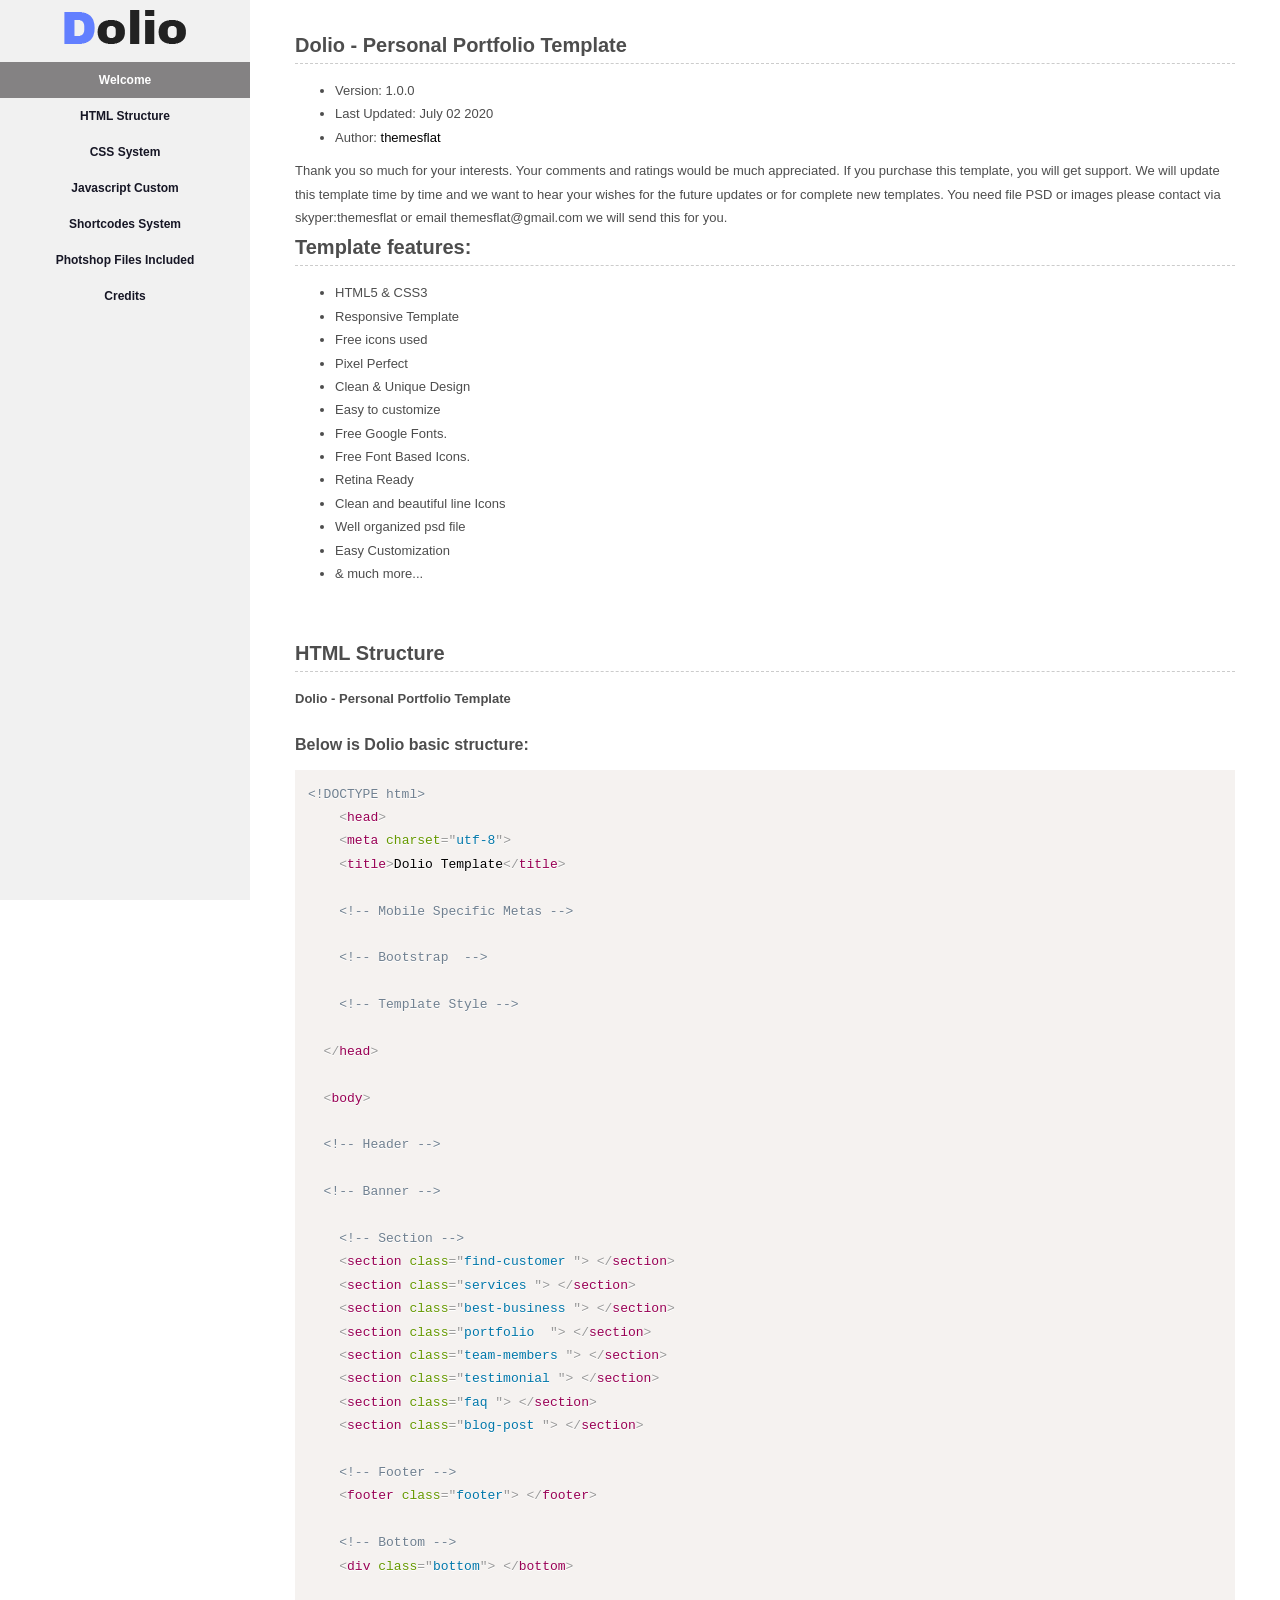
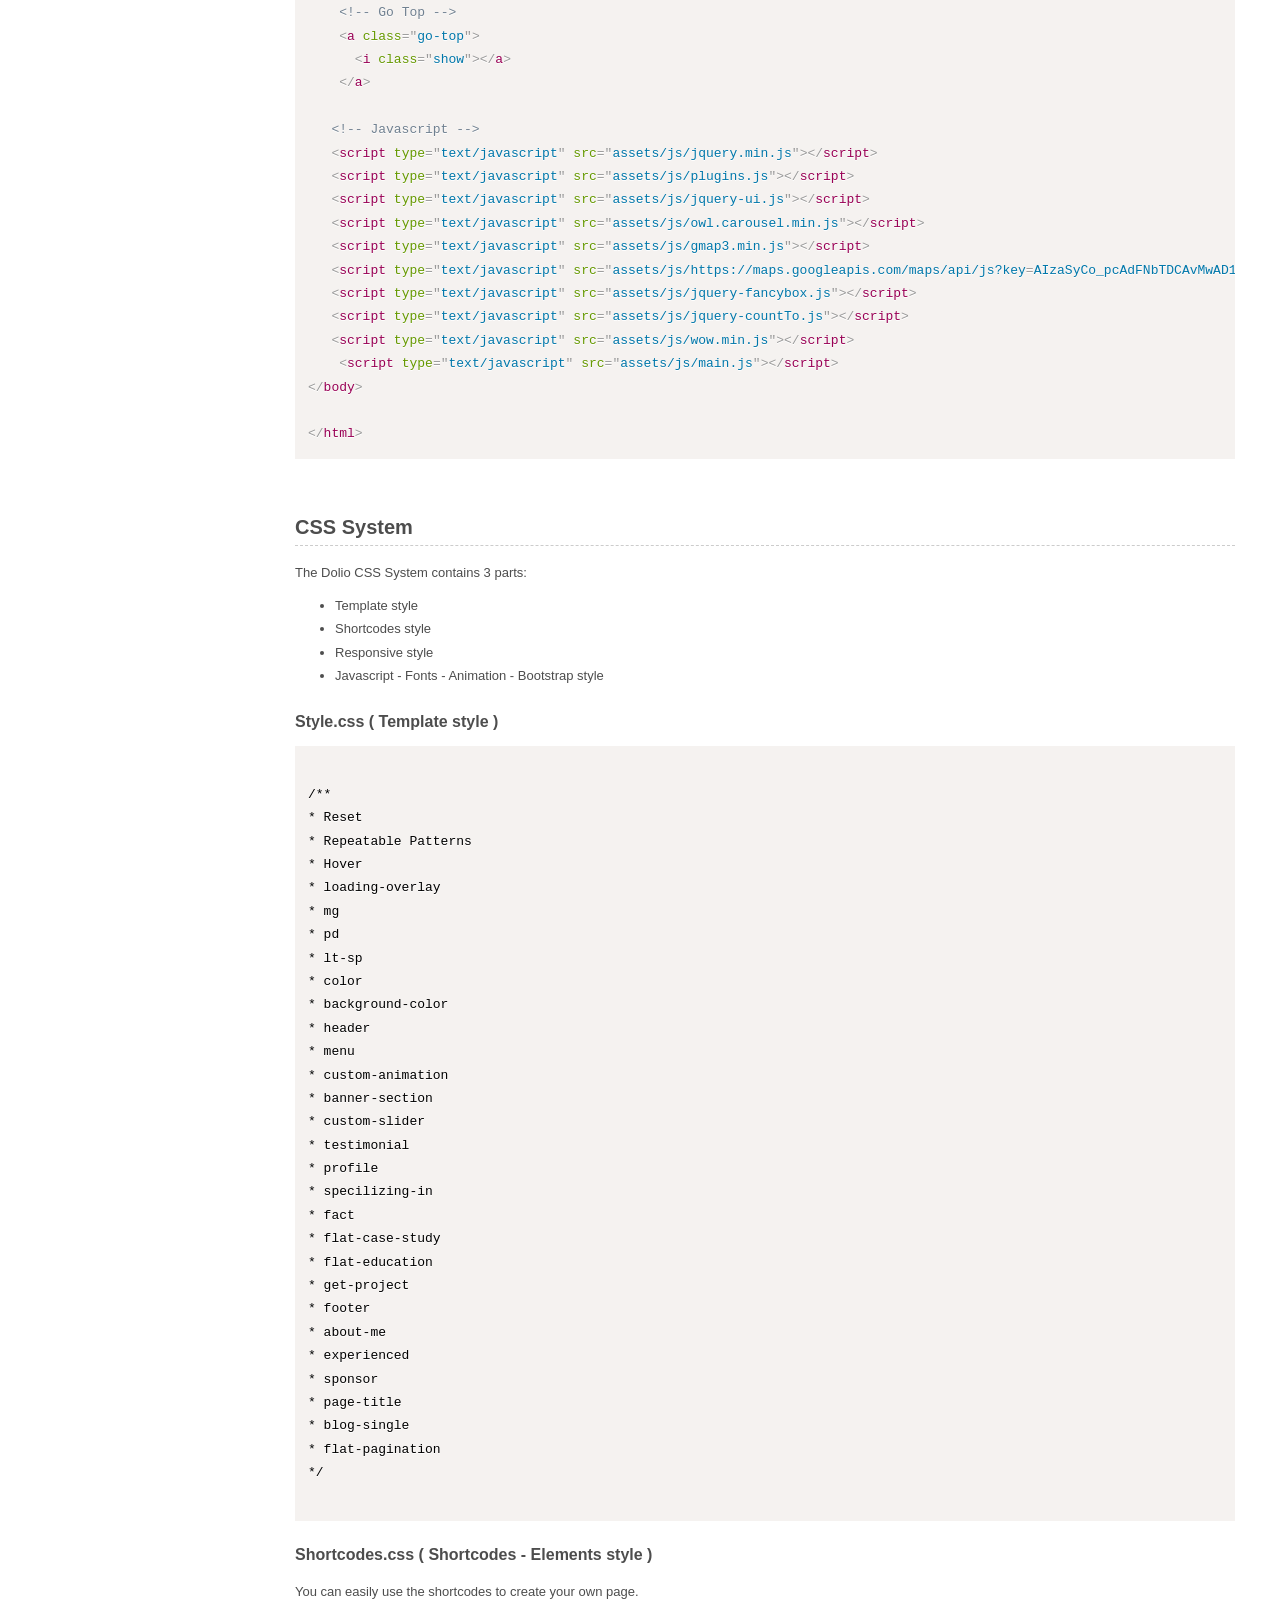
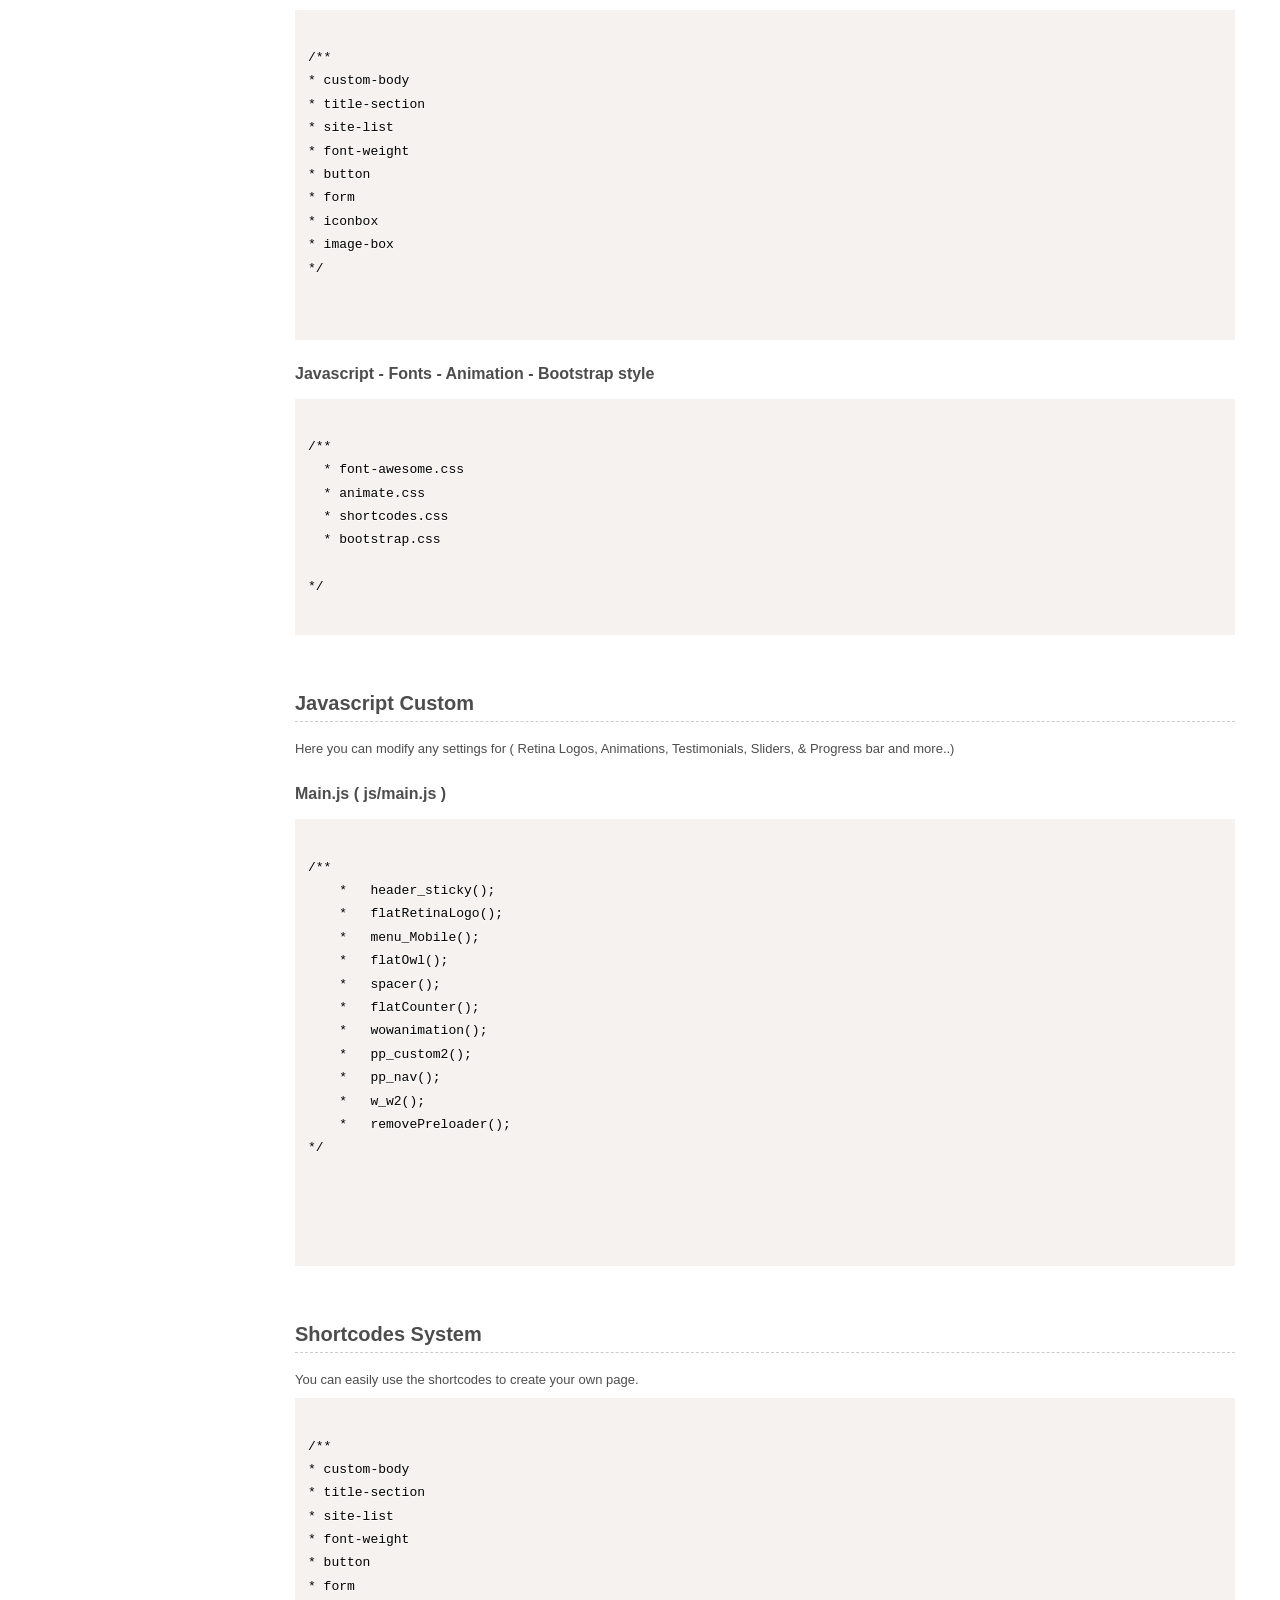
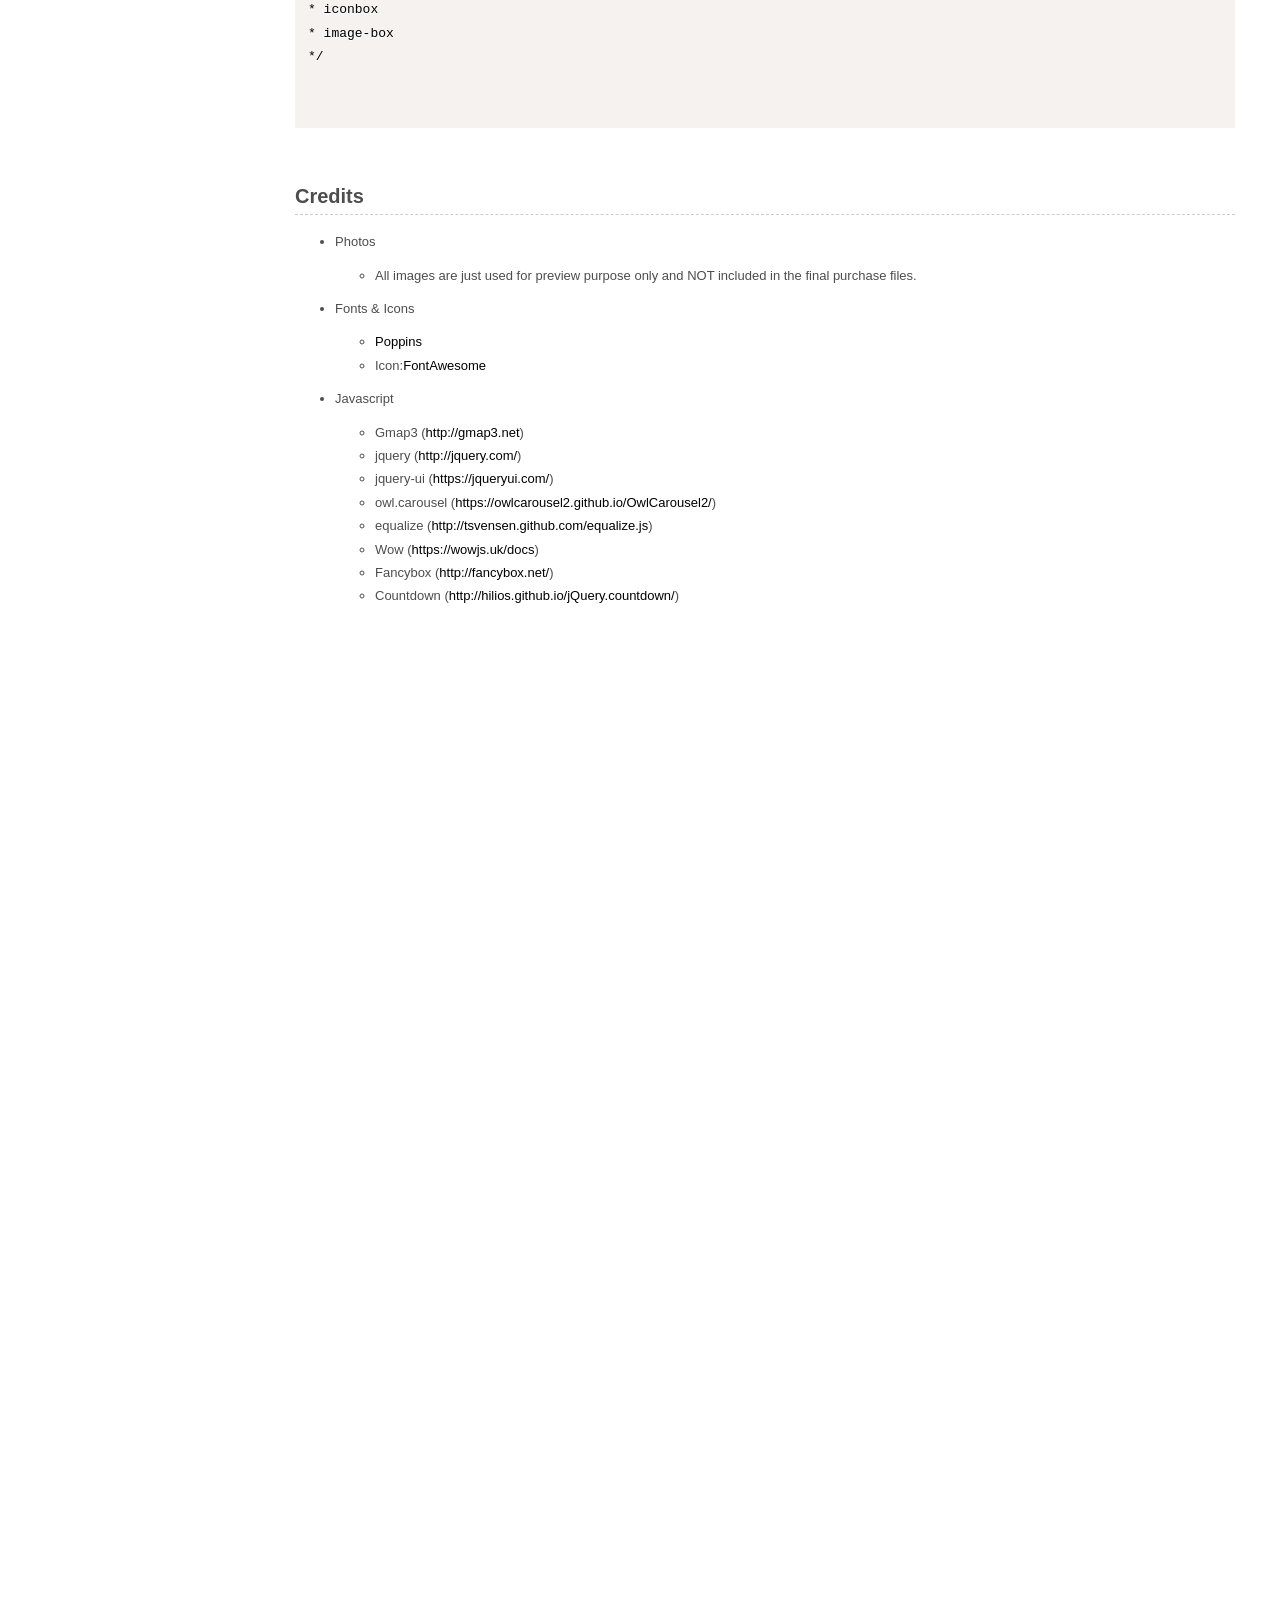
<file: documentation/index.html>
<!DOCTYPE html>
<!--[if IE 8 ]>
<html class="ie" xmlns="http://www.w3.org/1999/xhtml" xml:lang="en-US" lang="en-US">
   <![endif]-->
   <!--[if (gte IE 9)|!(IE)]><!-->
   <html xmlns="http://www.w3.org/1999/xhtml" xml:lang="en-US" lang="en-US">
      <!--<![endif]-->
      <head>
         <!-- Basic Page Needs -->
         <meta charset="utf-8">
         <!--[if IE]>
         <meta http-equiv='X-UA-Compatible' content='IE=edge,chrome=1'>
         <![endif]-->
         <title>Dolio - Personal Portfolio Template</title>
         <meta name="description" content="">
         <meta name="keywords" content="">
         <meta name="author" content="">
         <link rel="stylesheet" href="css/prism.css">
         <link rel="stylesheet" href="css/style.css">
         <script src="javascript/jquery.min.js"></script>
         <script src="javascript/jquery.easing.1.3.min.js"></script>
         <script src="javascript/jquery.nav.js"></script>
         <script src="javascript/jquery.scrollTo.js"></script>
         <script src="javascript/prism.js"></script>
         <script src="javascript/main.js"></script>
         <!--[if lt IE 9]>
         <script src="javascript/html5.js"></script>
         <![endif]-->
         <link rel="shortcut icon" href="favicon/favicon.ico">
      </head>
      <body>
         <div id="sidebar">
            <div id="logo">
               <a href="#top">
               <img src="images/logo.png" alt="logo" />
               </a>
            </div>
            <nav id="nav">
               <ul>
                  <li class="current"><a href="#Welcome">Welcome</a></li>
                  <li><a href="#HTML">HTML Structure</a></li>
                  <li><a href="#CSS">CSS System</a></li>
                  <li><a href="#Javascript">Javascript Custom</a></li>
                  <li><a href="#Shortcodes">Shortcodes System</a></li>
                  <li><a href="#Photoshop">Photshop Files Included</a></li>
                  <li><a href="#Credits">Credits</a></li>
               </ul>
            </nav>
         </div>
         <!-- /.sidebar -->
         <div id="main-content">
            <div class="section" id="Welcome">
               <h3>Dolio - Personal Portfolio Template
               </h3>
               <div class="content">
                  <div class="information">
                     <ul>
                        <li>Version: 1.0.0</li>
                        <li>Last Updated: July 02 2020 </li>
                        <li>Author: <a href="https://themeforest.net/user/themesflat">themesflat</a></li>
                     </ul>
                     <div class="message">
                        Thank you so much for your interests. Your comments and ratings would be much appreciated. If you purchase this template, you will get support. We will update this template time by time and we want to hear your wishes for the future updates or for complete new templates. You need file PSD or images please contact via skyper:themesflat or email themesflat@gmail.com we will send this for you.
                     </div>
                  </div>
                  <h3>Template features:</h3>
                  <ul>
                     <li>HTML5 &amp; CSS3</li>
                     <li>Responsive Template</li>
                     <li>Free icons used</li>
                     <li>Pixel Perfect</li>
                     <li>Clean &amp; Unique Design</li>
                     <li>Easy to customize</li>
                     <li>Free Google Fonts.</li>
                     <li>Free Font Based Icons.</li>
                     <li>Retina Ready</li>
                     <li>Clean and beautiful line Icons</li>
                     <li>Well organized psd file</li>
                     <li>Easy Customization</li>
                     <li>&amp; much more...</li>
                  </ul>
               </div>
            </div>
            <!-- /.section -->
            <div class="section" id="HTML">
               <h3>HTML Structure</h3>
               <div class="content">
                  <strong> Dolio - Personal Portfolio Template </strong>
                  <h4>Below is Dolio basic structure:</h4>
                  <pre><code class="language-markup">&lt;!DOCTYPE html&gt;
    &lt;head&gt;
    &lt;meta charset=&quot;utf-8&quot;&gt;
    &lt;title&gt;Dolio Template&lt;/title&gt;

    &lt;!-- Mobile Specific Metas --&gt;

    &lt;!-- Bootstrap  --&gt;

    &lt;!-- Template Style --&gt;

  &lt;/head&gt;

  &lt;body&gt;

  &lt;!-- Header --&gt; 

  &lt;!-- Banner --&gt;

    &lt;!-- Section --&gt;
    &lt;section class=&quot;find-customer &quot;&gt; &lt;/section&gt;
    &lt;section class=&quot;services &quot;&gt; &lt;/section&gt;
    &lt;section class=&quot;best-business &quot;&gt; &lt;/section&gt;
    &lt;section class=&quot;portfolio  &quot;&gt; &lt;/section&gt;
    &lt;section class=&quot;team-members &quot;&gt; &lt;/section&gt;
    &lt;section class=&quot;testimonial &quot;&gt; &lt;/section&gt;
    &lt;section class=&quot;faq &quot;&gt; &lt;/section&gt;
    &lt;section class=&quot;blog-post &quot;&gt; &lt;/section&gt;

    &lt;!-- Footer --&gt;
    &lt;footer class=&quot;footer&quot;&gt; &lt;/footer&gt;

    &lt;!-- Bottom --&gt;
    &lt;div class=&quot;bottom&quot;&gt; &lt;/bottom&gt;

    &lt;!-- Go Top --&gt;
    &lt;a class=&quot;go-top&quot;&gt;
      &lt;i class=&quot;show&quot;&gt;&lt;/a&gt;
    &lt;/a&gt;

   &lt;!-- Javascript --&gt;
   &lt;script type=&quot;text/javascript&quot; src=&quot;assets/js/jquery.min.js&quot;&gt;&lt;/script&gt;
   &lt;script type=&quot;text/javascript&quot; src=&quot;assets/js/plugins.js&quot;&gt;&lt;/script&gt;
   &lt;script type=&quot;text/javascript&quot; src=&quot;assets/js/jquery-ui.js&quot;&gt;&lt;/script&gt;
   &lt;script type=&quot;text/javascript&quot; src=&quot;assets/js/owl.carousel.min.js&quot;&gt;&lt;/script&gt;
   &lt;script type=&quot;text/javascript&quot; src=&quot;assets/js/gmap3.min.js&quot;&gt;&lt;/script&gt;      
   &lt;script type=&quot;text/javascript&quot; src=&quot;assets/js/https://maps.googleapis.com/maps/api/js?key=AIzaSyCo_pcAdFNbTDCAvMwAD19oRTuEmb9M50c.js&quot;&gt;&lt;/script&gt;
   &lt;script type=&quot;text/javascript&quot; src=&quot;assets/js/jquery-fancybox.js&quot;&gt;&lt;/script&gt;
   &lt;script type=&quot;text/javascript&quot; src=&quot;assets/js/jquery-countTo.js&quot;&gt;&lt;/script&gt;
   &lt;script type=&quot;text/javascript&quot; src=&quot;assets/js/wow.min.js&quot;&gt;&lt;/script&gt;
    &lt;script type=&quot;text/javascript&quot; src=&quot;assets/js/main.js&quot;&gt;&lt;/script&gt;
&lt;/body&gt;

&lt;/html&gt;</code></pre>
               </div>
               <!-- /.content -->
            </div>
            <!-- /.section -->
            <div class="section" id="CSS">
               <h3>CSS System</h3>
               <div class="content">
                  The Dolio CSS System contains 3 parts:
                  <ul>
                     <li>Template style</li>
                     <li>Shortcodes style</li>
                     <li>Responsive style</li>
                     <li>Javascript - Fonts - Animation - Bootstrap style</li>
                  </ul>
                  <h4>Style.css ( Template style )</h4>
                  <pre><code class="language-markup">
/**
* Reset
* Repeatable Patterns
* Hover
* loading-overlay
* mg
* pd
* lt-sp
* color
* background-color
* header
* menu
* custom-animation
* banner-section
* custom-slider
* testimonial
* profile
* specilizing-in
* fact
* flat-case-study
* flat-education
* get-project
* footer
* about-me
* experienced
* sponsor
* page-title
* blog-single
* flat-pagination
*/
        </code></pre>
                  <h4>Shortcodes.css ( Shortcodes - Elements style )</h4>
                  <p>You can easily use the shortcodes to create your own page.</p>
                  <pre><code class="language-markup">
/**
* custom-body
* title-section
* site-list
* font-weight
* button
* form
* iconbox
* image-box
*/

        </code></pre>
                  <h4>Javascript - Fonts - Animation - Bootstrap style</h4>
                  <pre><code class="language-markup">
/**  
  * font-awesome.css
  * animate.css
  * shortcodes.css
  * bootstrap.css 

*/
        </code></pre>
               </div>
               <!-- /.content -->
            </div>
            <!-- /.section -->
            <div class="section" id="Javascript">
               <h3>Javascript Custom</h3>
               <div class="content">
                  Here you can modify any settings for ( Retina Logos, Animations, Testimonials, Sliders, &amp; Progress bar and more..)
                  <h4>Main.js ( js/main.js )</h4>
                  <pre><code class="language-markup">
/** 
    *   header_sticky();
    *   flatRetinaLogo();
    *   menu_Mobile();
    *   flatOwl();
    *   spacer();
    *   flatCounter();
    *   wowanimation();
    *   pp_custom2();
    *   pp_nav();
    *   w_w2();
    *   removePreloader();
*/



        </code></pre>
               </div>
               <!-- /.content -->
            </div>
            <!-- /.section -->
            <div class="section" id="Shortcodes">
               <h3>Shortcodes System</h3>
               <div class="content">
                  <p>You can easily use the shortcodes to create your own page.</p>
                  <pre><code class="language-markup">    
/**
* custom-body
* title-section
* site-list
* font-weight
* button
* form
* iconbox
* image-box
*/

        </code></pre>
               </div>
               <!-- /.content -->
            </div>
            <!-- /.section -->
            <div class="section" id="Credits">
               <h3>Credits</h3>
               <div class="content">
                  <ul>
                     <li>
                        Photos
                        <ul>
                           <li>All images are just used for preview purpose only and NOT included in the final purchase files.</li>
                        </ul>
                     </li>
                     <li>
                        Fonts &amp; Icons
                        <ul>
                           <li><a href="https://fonts.google.com/specimen/Poppins">Poppins</a></li>
                           <li>Icon:<a href="https://fontawesome.com/v4.7.0/cheatsheet">FontAwesome</a></li>
                        </ul>
                     </li>
                     <li>
                        Javascript
                        <ul>
                              
                              <li>Gmap3 (<a href="http://gmap3.net" target="_blank">http://gmap3.net</a>)</li>
                              <li>jquery (<a href="http://jquery.com/" target="_blank">http://jquery.com/</a>)</li>
                              <li>jquery-ui (<a href="https://jqueryui.com/" target="_blank">https://jqueryui.com/</a>)</li>
                              <li>owl.carousel (<a href="https://owlcarousel2.github.io/OwlCarousel2/" target="_blank">https://owlcarousel2.github.io/OwlCarousel2/</a>)</li>
                              <li>equalize (<a href="http://tsvensen.github.com/equalize.js" target="_blank">http://tsvensen.github.com/equalize.js</a>)</li>
                              <li>Wow (<a href="https://wowjs.uk/docs" target="_blank">https://wowjs.uk/docs</a>)</li>
                              <li>Fancybox (<a href="https://wowjs.uk/docs" target="_blank">http://fancybox.net/</a>)</li>
                              <li>Countdown (<a href="https://wowjs.uk/docs" target="_blank">http://hilios.github.io/jQuery.countdown/</a>)</li>
                           </ul>
                           </li>
                        </ul>
                  </ul>
                  </li>
                  </ul>
               </div>
               <!-- /.content -->
            </div>
            <!-- /.section -->
            <div style="height: 1000px;"></div>
         </div>
         <!-- /#main-content -->
      </body>
   </html>
</file>
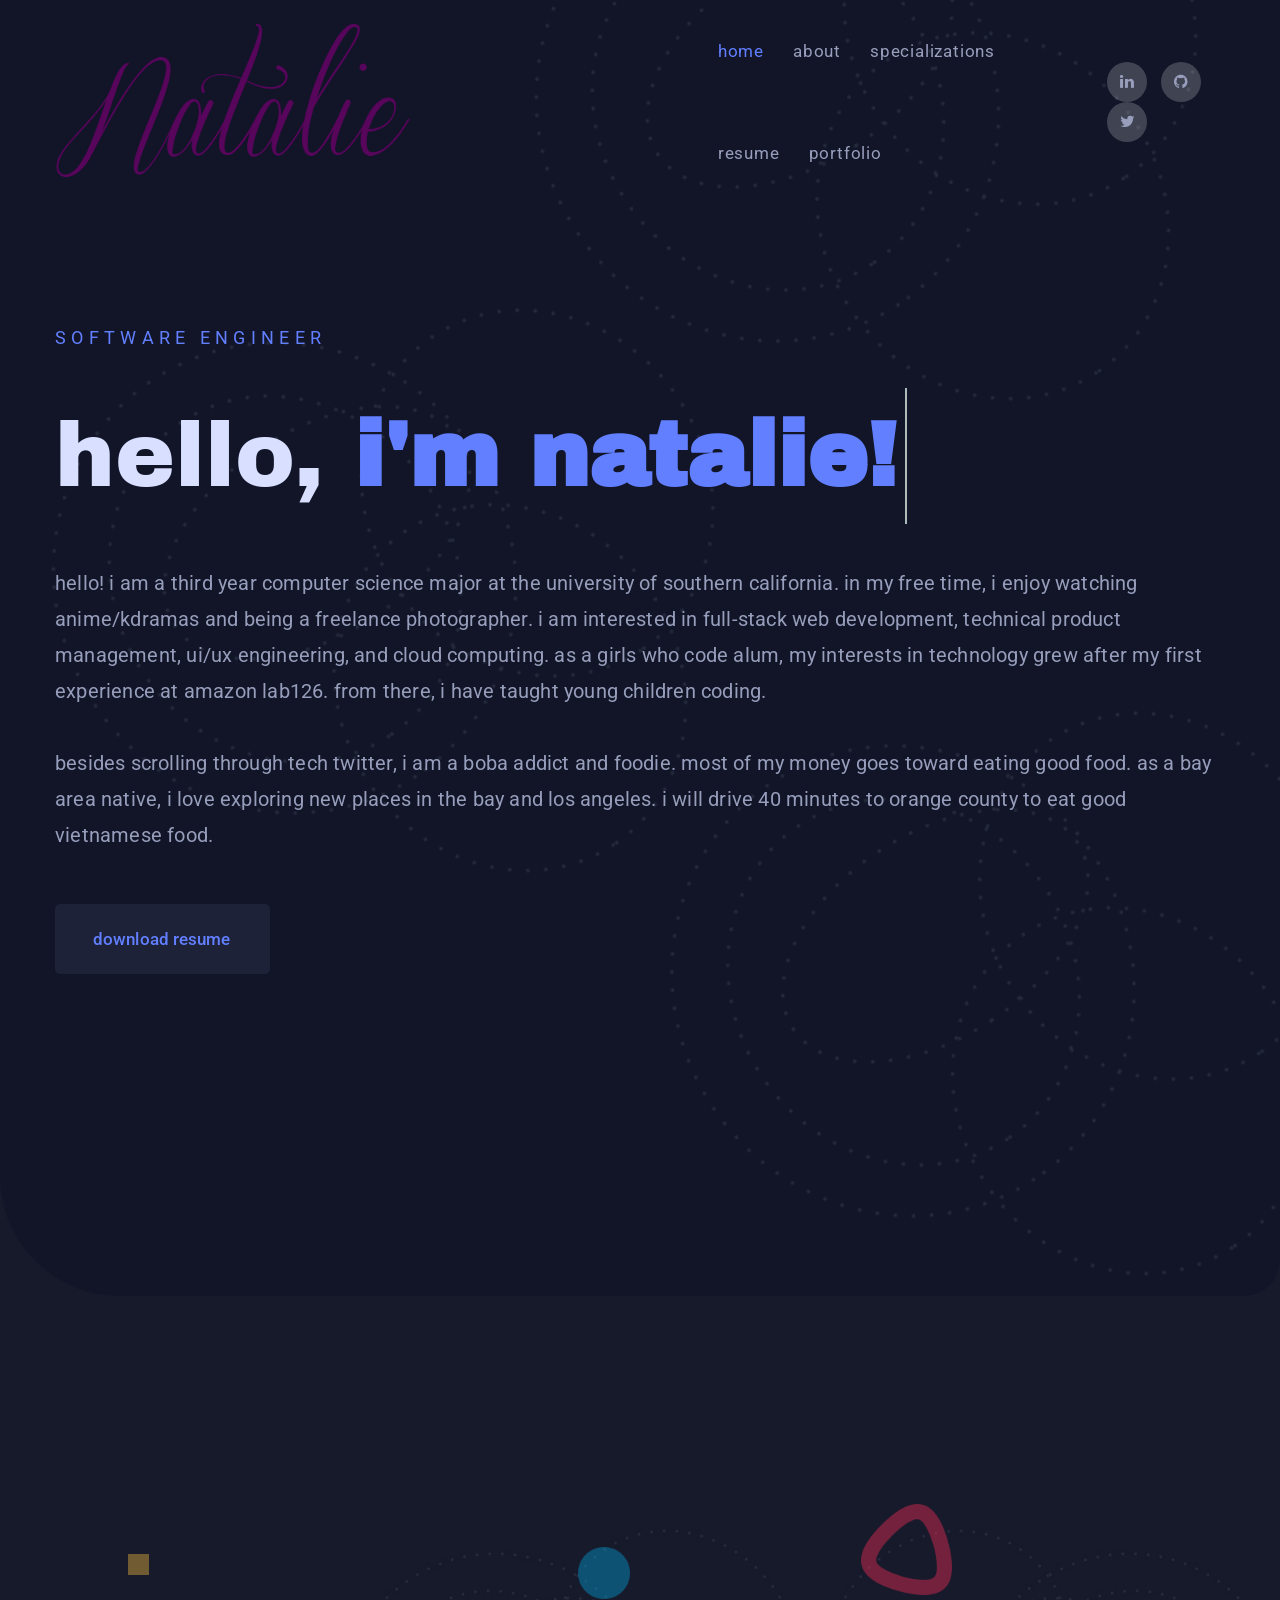
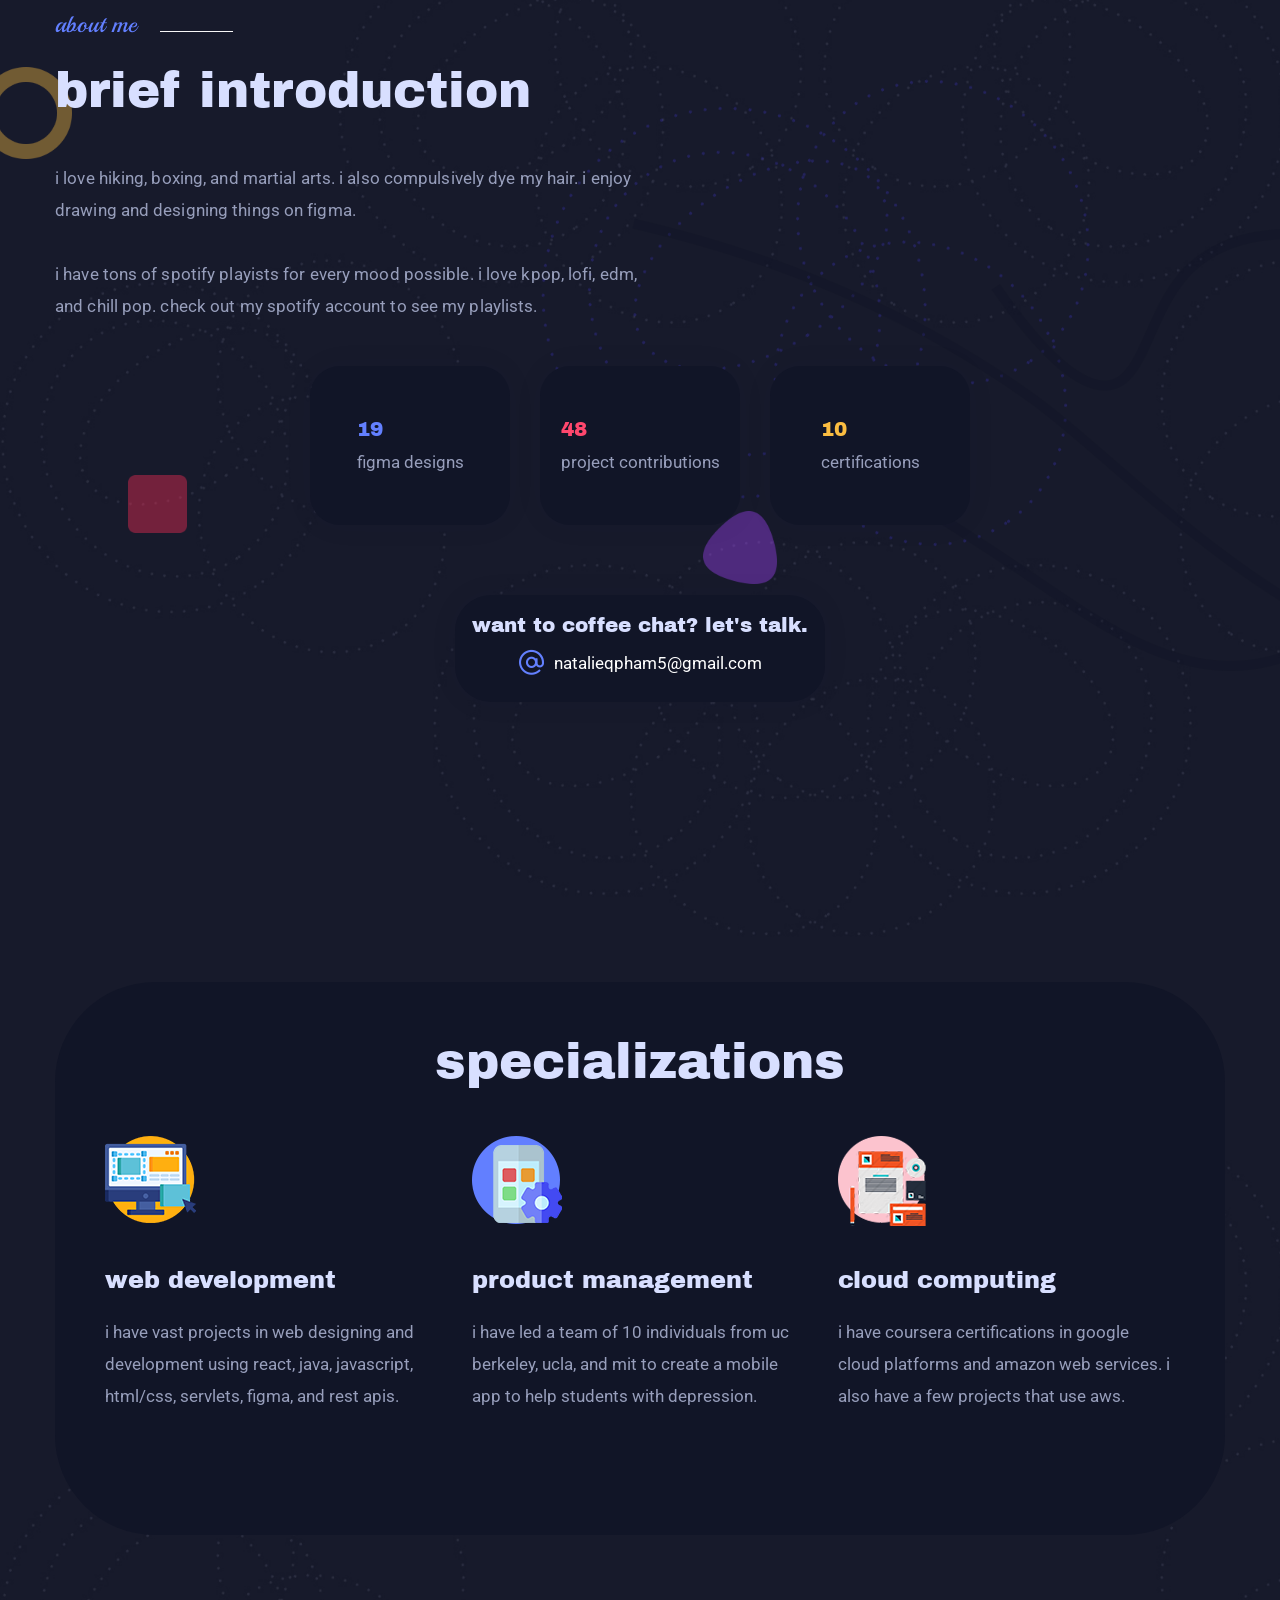
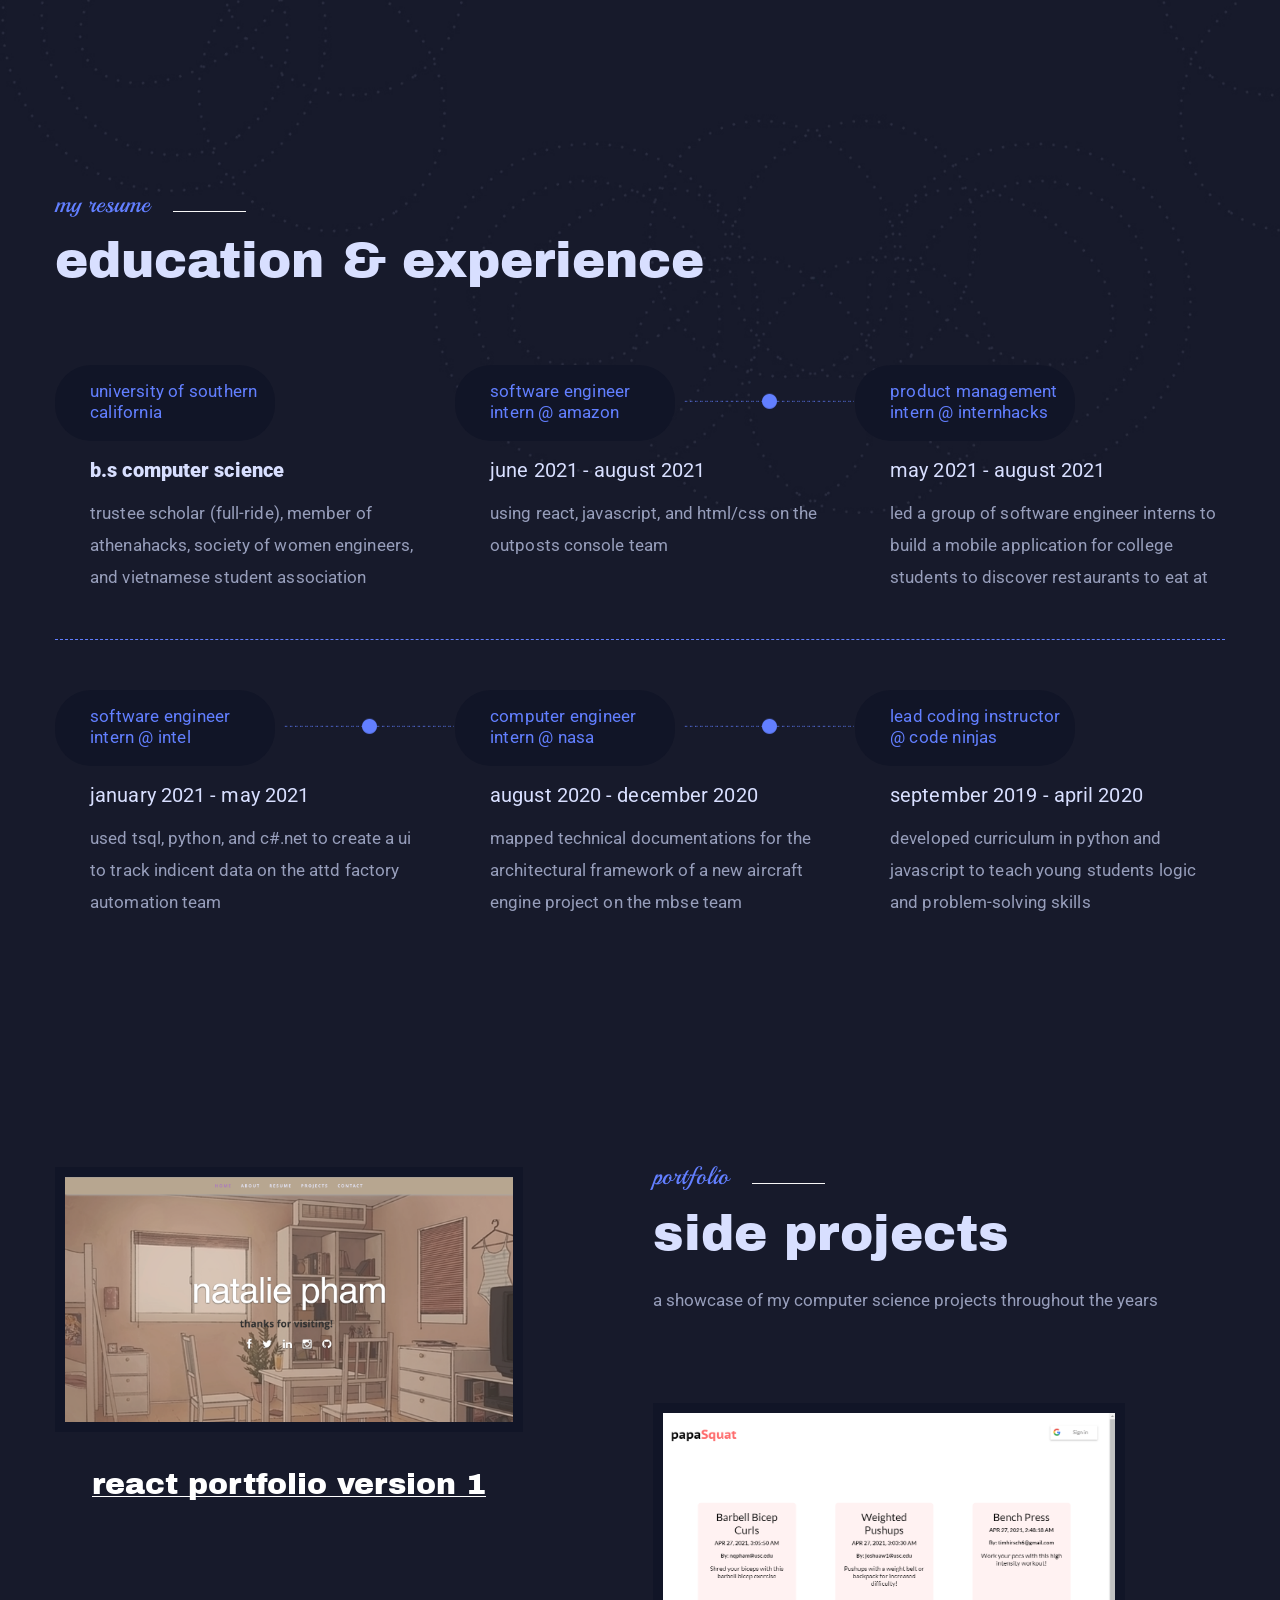
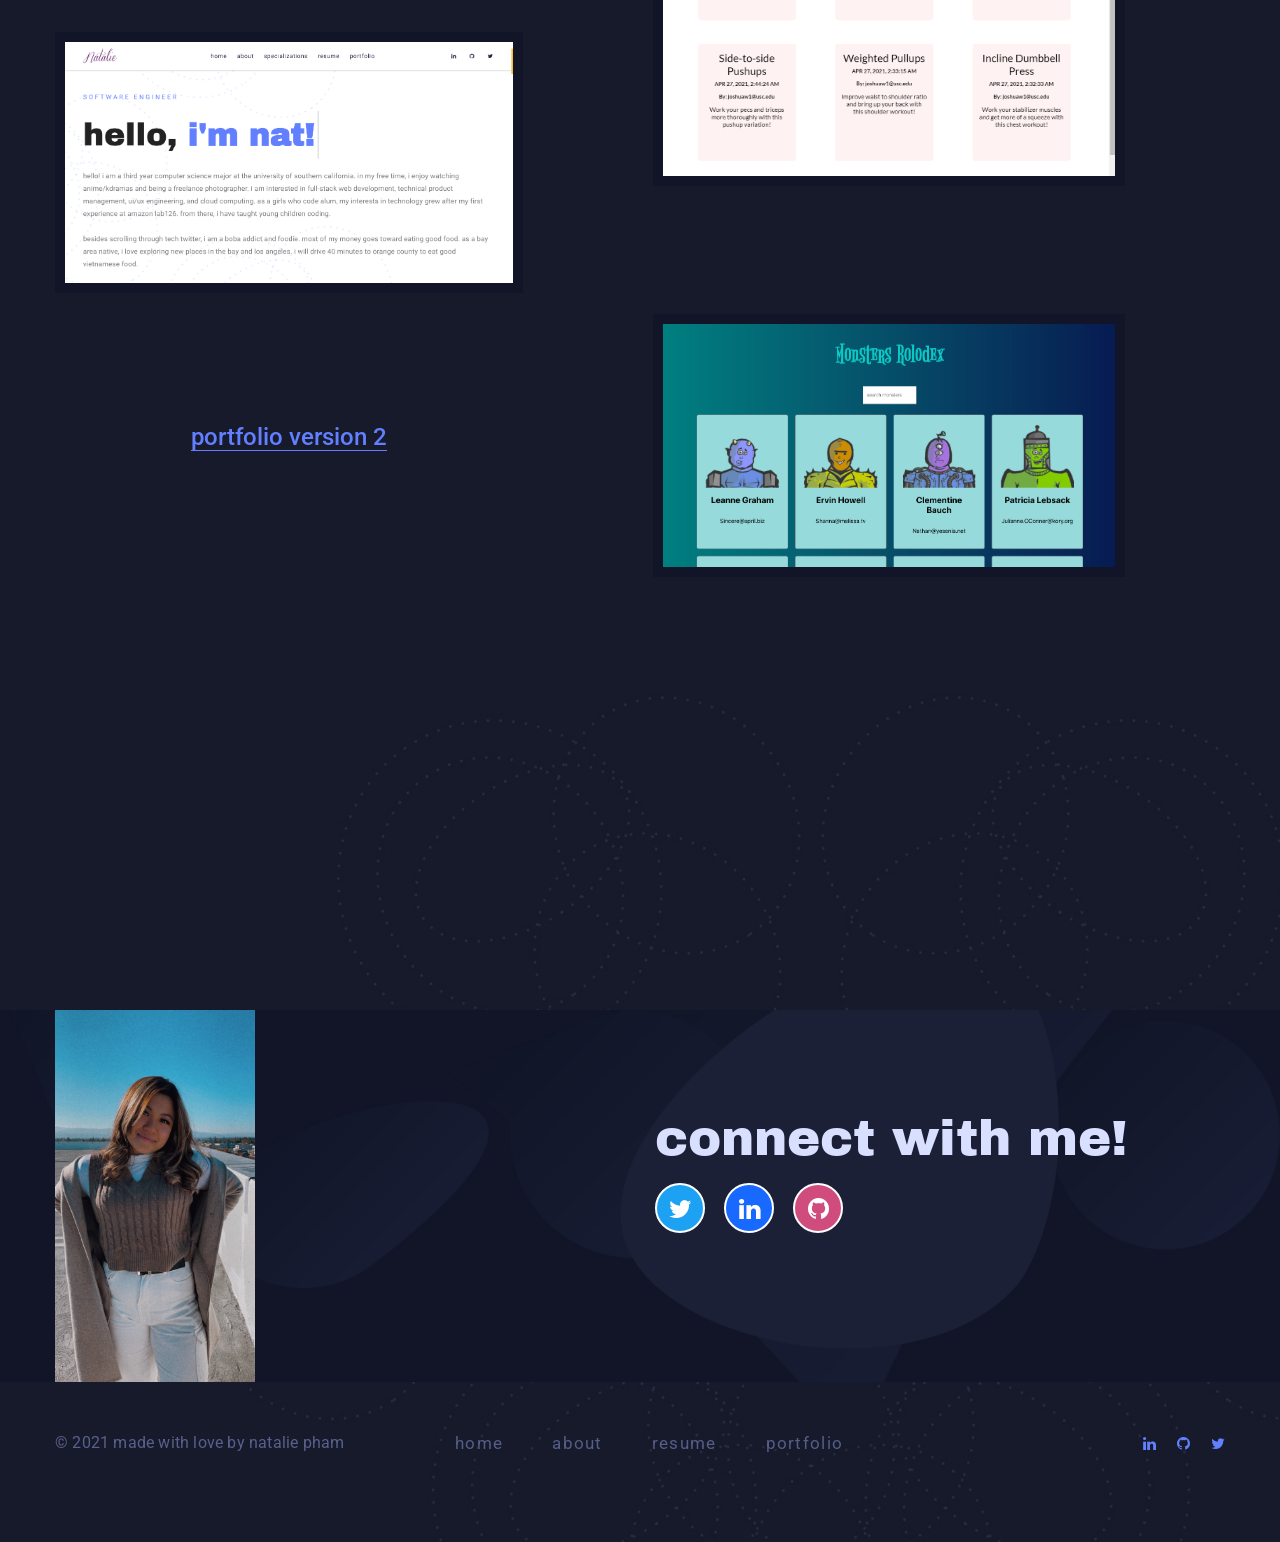
<file: home4.html>
<!DOCTYPE html>
<html lang="zxx">
<head>
    <meta charset="UTF-8">
    <title>natalie pham</title>

    <!-- Mobile Specific Metas-->
    <meta name="viewport" content="width=device-width, initial-scale=1, maximum-scale=1">
    
    <!-- Bootstrap-->
    <link rel="stylesheet" href="stylesheet/bootstrap.css">

    <!-- Template Style-->
    <link rel="stylesheet" href="stylesheet/font-awesome.css">
    <link rel="stylesheet" href="stylesheet/owl.theme.default.min.css">
    <link rel="stylesheet" href="stylesheet/owl.carousel.min.css">
    <link rel="stylesheet" href="stylesheet/animate.css">
    <link rel="stylesheet" href="stylesheet/icomoon.css">
    <link rel="stylesheet" href="stylesheet/jquery.pagepiling.css">
    <link rel="stylesheet" href="stylesheet/animation-text.css">
    <link rel="stylesheet" href="stylesheet/style.css">
    <link rel="stylesheet" href="stylesheet/shortcodes.css">
    <link rel="stylesheet" href="stylesheet/responsive.css">
    <link rel="stylesheet" href="stylesheet/mobile-menu.css">

    <link href="icon/favicon.ico" rel="shortcut icon">
</head>

<body class="counter-scroll background-wrap-home4 fixed counter-scroll home4 has-one-page">
    <div id="loading-overlay">
        <div class="loader"></div>
    </div>
    <div id="mobile-menu-overlay"></div>
    <header id="header" class="header header-style4 has-menu-model">
        <div class="container">
            <div class="flex-header d-flex justify-content-between align-items-center">
                <div id="logo" class="logo">
                    <a href="home4.html" title="Logo"><img src="images/logo/natalie.png" alt="images" data-width="120" data-height="34" data-retina="images/logo/natalie.png"></a>
                </div>
                <div dir="rtl" class="btn-menu mobile-header__menu-button">
                    <div class="line line-1"></div>
                    <div class="line line-2"></div>
                    <div class="line line-3"></div>
                    <div class="line line-4"></div>
                </div>
                <div class="content-menu d-lg-flex">
                    <div class="nav-wrap">
                        <nav id="mainnav" class="mainnav">
                            <ul class="menu ace-responsive-menu" data-menu-style="horizontal">
                                <li><a href="home4.html" class="active">home</a>
                                    <ul class="sub-menu">
                                        
                                        <li><a href="index.html">light mode</a></li>
                                        <li><a href="home4.html" class="active">dark mode</a></li>
                                    </ul>
                                </li>
                                <li><a href="#about" class="click-model">about</a></li>
                                <li><a href="#services" class="click-model">specializations</a></li>
                                <li><a href="#resume" class="click-model">resume</a></li> 
                                <li><a href="#portfolio" class="click-model">portfolio</a></li>
                                
                            </ul>
                        </nav>
                    </div>
                </div>
                <div class="socials-list-hd s3 hv2">
                    <a href="https://www.linkedin.com/in/nataliepham25/"><i class="fa fa-linkedin" aria-hidden="true"></i></a>
                    <a href="https://github.com/nataliepham25"><i class="fa fa-github" aria-hidden="true"></i></a>
                    <a href="https://twitter.com/natotodoroki"><i class="fa fa-twitter" aria-hidden="true"></i></a>
                </div>
            </div>
        </div>
    </header><!-- header -->

    <div id="content" class="content">
        <div class="homepage-personal">            
            <section class="banner-section s4 two-home" id="home">
                <div class="container">
                    <div class="content-text position-relative">
                        <div class="animate-element wow delay5 fadeInDown" data-wow-delay="0.3s">
                            <div class="tag color-d1 lt-sp53 mg-b34">software engineer</div>

                            <h1 class="cd-headline clip is-full-width title color-d11 mg-b41">
                                <span>hello, </span>
                                <span class="cd-words-wrapper color-d6">
                                    <b class="is-visible">i'm natalie!</b>
                                    <b>i'm nat!</b>
                                    <b>i'm natalie!</b>
                                    <b>i'm nat!</b>
                                </span>
                            </h1>


                            <p class="color-d13 lt-sp02 mg-b51">
                                hello! i am a third year computer science major at the university of southern california. in my free time, i enjoy watching anime/kdramas and being a freelance photographer. 
                                i am interested in full-stack web development, technical product management, ui/ux engineering, and cloud computing. as a girls who code alum, my interests in technology
                                grew after my first experience at amazon lab126. from there, i have taught young children coding. 
                                <br>
                                <br>

                                besides scrolling through tech twitter, i am a boba addict and foodie. most of my money goes toward eating good food. as a bay area native, i love exploring new places in the bay
                                and los angeles. i will drive 40 minutes to orange county to eat good vietnamese food.
                            </p>
                        </div>
                        <div class="animate-element wow delay5 fadeInUp" data-wow-delay="0.3s">
                            <div class="fl-btn btn-general color-s2 btn-hv-border">
                                <a href="Natalie_Pham_Resume.pdf" class="f-w500 color-d6 border-corner5 lt-sp01 text-two">download resume</a>
                            </div>
                        </div>
                    </div>
                    <div class="featured-post border-corner-bl">
                        <img src="images/section/47.jpg" alt="images">
                        <div class="site-list has-border text-center animate-element wow delay5 fadeInUp" data-wow-delay="0.3s">
                            <a href="#" class="bg-s1"><i class="fa fa-twitter" aria-hidden="true"></i></a>
                            <a href="#" class="bg-s2"><i class="fa fa-behance" aria-hidden="true"></i></a>
                            <a href="#" class="bg-s3"><span class="icon-dribble"></span></a>
                        </div>
                    </div>
                </div>
                
            </section><!-- banner-section -->

            <section class="about-me t2 s3 shape-am position-relative" id="about">
                <div class="section-icons">
                    <div class="shape-one"><img src="images/testimonial/01.png" alt="images"></div>
                    <div class="shape-two"><img src="images/testimonial/02.png" alt="images"></div>
                    <div class="shape-three"><img src="images/testimonial/03.png" alt="images"></div>
                    <div class="shape-four"><img src="images/testimonial/04.png" alt="images"></div>
                    <div class="shape-five"><img src="images/testimonial/05.png" alt="images"></div>
                    <div class="shape-six"><img src="images/testimonial/06.png" alt="images"></div>
                </div>
                <div class="container">
                    <div class="row position-relative">
                        <div class="col-lg-7 animate-element wow delay5 fadeInDown">
                            <div class="flat-title t2">
                                <h4 class="sub-title mg-b22">about me</h4>
                                <h2 class="title-section color-d11 mg-b41">brief introduction</h2>
                                <div class="description">
                                    <p class="color-d13 lt-sp01">
                                        i love hiking, boxing, and martial arts. i also compulsively dye my hair. i enjoy drawing and designing things on figma.
                                    </p>
                                    <p class="color-d13 lt-sp01">
                                        i have tons of spotify playists for every mood possible. i love kpop, lofi, edm, and chill pop. check out my spotify account to see my playlists.
                                    </p>
                                </div>
                            </div>
                        </div>
                        <div class="fact">
                            <div class="d-md-flex mg-b40">
                                <div class="col-left">
                                    <div class="f-item color-s2 counter mg-f-item1">
                                        <div class="counter-box bg-s2 d-flex justify-content-center align-items-center">
                                            <div class="inner">
                                                <span class="numb-count" data-from="0" data-to="20" data-speed="2000" data-inviewport="yes">284</span>
                                                <p class="color-d13">figma designs</p>
                                            </div>
                                        </div>
                                    </div>
                                     <div class="f-item color-s3 counter mg-f-item2">
                                        <div class="counter-box bg-s2 d-flex justify-content-center align-items-center">
                                            <div class="inner">
                                                <span class="numb-count" data-from="0" data-to="50" data-speed="2000" data-inviewport="yes">165</span>
                                                <p class="color-d13">project contributions</p>
                                            </div>
                                        </div>
                                    </div>
                                </div>  
                                <div class="col-right">
                                    <div class="f-item color-s4 counter mg-f-item3">
                                        <div class="counter-box bg-s2 d-flex justify-content-center align-items-center">
                                            <div class="inner">
                                                <span class="numb-count" data-from="0" data-to="11" data-speed="2000" data-inviewport="yes">379</span>
                                                <p class="color-d13">certifications</p>
                                            </div>
                                        </div>
                                    </div>
                                </div>
                            </div>
                            <div class="btn-contact bg-s2 text-center">
                                <h4 class="title color-d11">want to coffee chat? let's talk.</h4>
                                <a href="#" class="email color-s2 color-d15">natalieqpham5@gmail.com</a>
                            </div>
                        </div>
                    </div>
                </div>
                <div class="featured-post animate-element wow delay5 fadeInUp" data-wow-delay="0.5s">
                    <img src="images/section/51.png" alt="images">
                </div>
            </section><!-- about-me -->
     
            <section class="experienced s3" id="services">
                <div class="container">
                    <div class="background-inner bg-s2">
                        <div class="flat-title animate-element wow delay5 fadeInDown" data-wow-delay="0.5s">
                            <h2 class="title-section color-d11 mg-b44 text-center">specializations</h2>
                        </div>
                        <div class="row animate-element wow delay5 fadeInUp" data-wow-delay="0.5s">
                            <div class="col-lg-4">
                                <div class="iconbox-s2">
                                    <div class="featured-post mg-b43"><img src="images/section/20.png" alt="images"></div>
                                    <h3 class="title mg-b21"><a href="#" class="color-d11">web development</a></h3>
                                    <p class="color-d13">
                                        i have vast projects in web designing and development using react, java, javascript, html/css, servlets, figma, and rest apis. 
                                    </p>
                                </div>
                            </div>
                            <div class="col-lg-4">
                                <div class="iconbox-s2 active">
                                    <div class="featured-post mg-b42"><img src="images/section/21.png" alt="images"></div>
                                    <h3 class="title mg-b21"><a href="#" class="color-d11">product management</a></h3>
                                    <p class="color-d13">
                                        i have led a team of 10 individuals from uc berkeley, ucla, and mit to create a mobile app to help students with depression.
                                    </p>
                                </div>
                            </div>
                            <div class="col-lg-4">
                                <div class="iconbox-s2">
                                    <div class="featured-post mg-b40"><img src="images/section/22.png" alt="images"></div>
                                    <h3 class="title mg-b21"><a href="#" class="color-d11">cloud computing</a></h3>
                                    <p class="color-d13">
                                        i have coursera certifications in google cloud platforms and amazon web services. i also have a few projects that use aws.
                                    </p>
                                </div>
                            </div>
                        </div>
                    </div>
                </div>
            </section><!-- experienced -->                   
        
        <!-- get-project -->
                          
            <section class="flat-education s3 position-relative" id="resume">
                <div class="container">
                    <div class="flat-title t2 animate-element wow delay5 fadeInDown" data-wow-delay="0.5s">
                        <h4 class="sub-title mg-b13">my resume</h4>
                        <h2 class="title-section color-d11">education & experience</h2>
                    </div>



                    <div class="animate-element delay5 fadeInDown" data-wow-delay="0.5s">
                        <div class="padding-bottom">
                            <div class="row">
                                <div class="col-lg-4 last-col animate-element wow delay5 fadeIn" data-wow-delay="0.3s">
                                    <div class="experience-box t3">
                                        <div class="box-inner">
                                            <h3 class="f-info bg-s2 color-d6">university of southern california</h3>
                                            <div class="exp-wrap">
                                                <div class="s-info color-d11 mg-b11"><b>b.s computer science</b></div>
                                                <p class="color-d13">
                                                    trustee scholar (full-ride), member of athenahacks, society of women engineers, and vietnamese student association 
                                                </p>
                                            </div>
                                        </div>
                                    </div>
                                </div>
                                <div class="col-lg-4 last-col animate-element wow delay5 fadeIn" data-wow-delay="0.5s">
                                    <div class="experience-box experience-box-line t3">
                                        <div class="box-inner">
                                            <h3 class="f-info bg-s2 color-d6">software engineer intern @ amazon</h3>
                                            <div class="exp-wrap">
                                                <div class="s-info color-d11 mg-b11"> june 2021 - august 2021</div>
                                                <p class="color-d13">
                                                    using react, javascript, and html/css on the outposts console team
                                                </p>
                                            </div>
                                        </div>
                                    </div>
                                </div>
                                <div class="col-lg-4 last-col animate-element wow delay5 fadeIn" data-wow-delay="0.7s">
                                    <div class="experience-box t3">
                                        <div class="box-inner">
                                            <h3 class="f-info bg-s2 color-d6">product management intern @ internhacks</h3>
                                            <div class="exp-wrap">
                                                <div class="s-info color-d11 mg-b11">may 2021 - august 2021</div>
                                                <p class="color-d13">
                                                    led a group of software engineer interns to build a mobile application for college students to discover restaurants to eat at
                                                </p>
                                            </div>
                                        </div>
                                    </div>
                                </div>
                            </div>
                        </div>
                        <div class="row">
                            <div class="col-lg-4 last-col animate-element wow delay5 fadeIn" data-wow-delay="0.8s">
                                <div class="experience-box experience-box-line t3">
                                    <div class="box-inner">
                                        <h3 class="f-info bg-s2 color-d6">software engineer intern @ intel </h3>
                                        <div class="exp-wrap">
                                            <div class="s-info color-d11 mg-b11">  january 2021 - may 2021</div>
                                            <p class="color-d13">
                                                used tsql, python, and c#.net to create a ui to track indicent data on the attd factory automation team 
                                            </p>
                                        </div>
                                    </div>
                                </div>
                            </div>
                            <div class="col-lg-4 last-col animate-element wow delay5 fadeIn" data-wow-delay="1s">
                                <div class="experience-box experience-box-line t3">
                                    <div class="box-inner">
                                        <h3 class="f-info bg-s2 color-d6">computer engineer intern @ nasa</h3>
                                        <div class="exp-wrap">
                                            <div class="s-info color-d11 mg-b11">august 2020 - december 2020                                            </div>
                                            <p class="color-d13">
                                                mapped technical documentations for the architectural framework of a new aircraft engine project on the mbse team 
                                            </p>
                                        </div>
                                    </div>
                                </div>
                            </div>
                            <div class="col-lg-4 last-col animate-element wow delay5 fadeIn" data-wow-delay="1.2s">
                                <div class="experience-box t3">
                                    <div class="box-inner">
                                        <h3 class="f-info bg-s2 color-d6">lead coding instructor @ code ninjas</h3>
                                        <div class="exp-wrap">
                                            <div class="s-info color-d11 mg-b11">september 2019 - april 2020 </div>
                                            <p class="color-d13">
                                                developed curriculum in python and javascript to teach young students logic and problem-solving skills 
                                            </p>
                                        </div>
                                    </div>
                                </div>
                            </div>
                        </div>
                    </div>
                </div>
            </section><!-- flat-education -->
                                          
            <section class="flat-case-study s3" id="portfolio">
                <div class="container">
                    <div class="d-md-flex">
                        <div class="col-left animate-element wow delay5 fadeInDown" data-wow-delay="0.5s">
                            <div class="image-link t2">
                                <div class="featured-post">
                                    <a href="www.nqpham.me/natalie-portfolio"><img src="images/section/portfolio.png" alt="images"></a>
                                </div>
                                <div class="portfolio-template-link text-center">
                                    <a href="https://www.nqpham.me/natalie-portfolio/" class="text-white">react portfolio version 1</a>
                                </div>
                            </div>
                            <div class="image-link t2">
                                <div class="featured-post">
                                    <a href="#"><img src="images/section/version2.png" alt="images"></a>
                                </div>
                            </div>
                            <div class="fl-btn text-center"> 
                                <a href="home4.html" class="f-w500">portfolio version 2</a>
                            </div>
                        </div>
                        <div class="flat-spacer" data-desktop="0" data-mobile="100" data-smobile="100"></div>
                        <div class="col-right animate-element wow delay5 fadeInUp" data-wow-delay="0.5s">
                            <div class="flat-title t2 mg-b60">
                                <h4 class="sub-title mg-b13">portfolio</h4>
                                <h2 class="title-section color-d11 mg-b20">side projects</h2>
                                <p class="color-d13">
                                  a showcase of my computer science projects throughout the years
                                </p>
                            </div>
                            <div class="pd-right">
                                <div class="image-link t2">
                                    <div class="featured-post">
                                        <a href="https://github.com/nataliepham25/omegaLift"><img src="images/section/papaSquat.png" alt="images"></a>
                                    </div>
                                </div>
                                <div class="image-link t2">
                                    <div class="featured-post">
                                        <a href="https://github.com/nataliepham25/monsters-rolodex"><img src="images/section/monster-rolodex.jpg" alt="images"></a>
                                    </div>
                                </div>
                            </div>
                        </div>
                    </div>
                </div>
            </section><!-- flat-case-study -->
      <!---
            <section class="testimonial t2 s2 bg-s2 position-relative" id="testimonial">
                <div class="background-right bg-cl3">
                    <div class="text-testimonial color-d18">Testimonial</div>
                </div>
                <div class="background-transparent bg-cl5"></div>
                <div class="container d-lg-flex">
                    <div class="col-left animate-element wow delay5 fadeInDown" data-wow-delay="0.5s">
                        <div class="flat-spacer" data-desktop="4" data-mobile="0" data-smobile="0"></div>
                        <div class="wrap-box bg-cl1 position-relative">
                            <div class="featured-post mg-b27"><img src="images/blog/11.jpg" alt="images"></div>
                            <div class="images-list d-flex justify-content-between">
                                <img src="images/blog/04.jpg" alt="images">
                                <img src="images/blog/09.jpg" alt="images">
                                <img src="images/blog/10.jpg" alt="images">
                            </div>
                            <div class="quote"><img src="images/testimonial/09.png" alt="images"></div>
                        </div>
                    </div>
                    <div class="col-right animate-element wow delay5 fadeInUp" data-wow-delay="0.5s">
                        <div class="flat-spacer" data-desktop="0" data-mobile="100" data-smobile="100"></div>
                        <div class="flat-title t2">
                            <h4 class="sub-title mg-b13">Testimonial</h4>
                            <h2 class="title-section color-d11 mg-b20">Client Brief</h2>
                        </div>
                        <div class="slider-drop-apps custom-dot dot-s1 none-nav-default mg-dots-s3">
                            <div class="flat-carousel-box data-effect clearfix" data-gap="0" data-column="1" data-column2="1" data-column3="1" data-column4="1" data-column5="1" data-dots="true" data-auto="false" data-nav="false" data-loop="true">
                                <div class="owl-carousel">
                                    <div class="client-info">
                                        <p class="color-d13">
                                            “Excellent design, great communication, fast turnaround of revisions. I had a clear vision of what I wanted. Ranaroy did not just deliver it he a improved upon it substantially. Recommended!”
                                        </p>
                                        <div class="client-detail color-d13">
                                            <span class="color-d6 f-w500">Davin Heily</span> at CEO Brisben
                                        </div>
                                    </div>
                                    <div class="client-info">
                                        <p class="color-d13">
                                            “Excellent design, great communication, fast turnaround of revisions. I had a clear vision of what I wanted. Ranaroy did not just deliver it he a improved upon it substantially. Recommended!”
                                        </p>
                                        <div class="client-detail color-d13">
                                            <span class="color-d6 f-w500">Davin Heily</span> at CEO Brisben
                                        </div>
                                    </div>
                                    <div class="client-info">
                                        <p class="color-d13">
                                            “Excellent design, great communication, fast turnaround of revisions. I had a clear vision of what I wanted. Ranaroy did not just deliver it he a improved upon it substantially. Recommended!”
                                        </p>
                                        <div class="client-detail color-d13">
                                            <span class="color-d6 f-w500">Davin Heily</span> at CEO Brisben
                                        </div>
                                    </div>
                                </div>
                            </div>
                        </div>
                    </div>
                </div>
            </section>
            <!-- testimonial -->  
            

            <section class="get-project s4">
                <div class="container">
                    <div class="row">
                        <div class="col-lg-6">
                            <div class="featured-post animate-element wow delay5 fadeZooming" data-wow-delay="0.5s">
                                <img src="images/section/profilepic.JPG" width = "200" height = "70" alt="images">
                            </div>
                        </div>
                        <div class="col-lg-6">
                            <div class="content-inner animate-element wow delay5 fadeInUp" data-wow-delay="0.5s">
                                <h2 class="title mg-b14 color-d11">connect with me!</h2>
                                <div class="site-list has-border">
                                    <a href="https://twitter.com/natotodoroki" class="bg-s1"><i class="fa fa-twitter" aria-hidden="true"></i></a>
                                    <a href="https://www.linkedin.com/in/nataliepham25/" class="bg-s2"><i class="fa fa-linkedin" aria-hidden="true"></i></a>
                                    <a href="https://github.com/nataliepham25" class="bg-s3"><span class="fa fa-github" aria-hidden = "true"></span></a>
                                </div>
                            </div>
                        </div>
                    </div>
                </div>
            </section>


            <!--<div class="tf-modal-content justify-content-end"> 
                <footer id="footer" class="footer footer-s4">
                    <div class="container">
                        <div id="footer-widget" class="footer-widget-s3 border-bottom-s2 position-relative">
                            <h3 class="widget-title larger lt-sp06 text-white text-center">Let’s try me!</h3>
                            <div class="site-list site-list-center text-center">
                                <a href="#" class="bg-s1"><i class="fa fa-twitter" aria-hidden="true"></i></a>
                                <a href="#" class="bg-s2"><i class="fa fa-behance" aria-hidden="true"></i></a>
                                <a href="#" class="bg-s3"><span class="icon-dribble"></span></a>
                            </div>
                        </div>
                    </div>
                -->
                    <div id="bottom" class="bottom-s3">
                        <div class="container">
                            <div class="row">
                                <div class="col-lg-4">
                                    <div class="copyright lt-sp02">
                                       © 2021 made with love by natalie pham
                                    </div>
                                </div>
                                <div class="col-lg-6">
                                    <ul class="widget-nav-menu color-s2">
                                        <li><a href="#">home</a></li>
                                        <li><a href="#">about</a></li>
                                        <li><a href="#">resume</a></li>
                                        <li><a href="#">portfolio</a></li>
                                    </ul>
                                </div>
                                <div class="col-lg-2">
                                    <div class="socials-list color-s2">
                                        <a href="https://www.linkedin.com/in/nataliepham25/"><i class="fa fa-linkedin" aria-hidden="true"></i></a>
                                        <a href="https://github.com/nataliepham25"><i class="fa fa-github" aria-hidden="true"></i></a>
                                        <a href="https://twitter.com/natotodoroki"><i class="fa fa-twitter" aria-hidden="true"></i></a>
                                    </div>
                                </div>
                            </div>
                        </div>
                    </div>
                </footer><!-- footer -->
            </div>
            
        </div>
    </div><!-- content -->
    <a id="scroll-top"></a>

    <script src="javascript/jquery.min.js"></script>
    <script src="javascript/plugins.js"></script>
    <script src="javascript/jquery-ui.js"></script>
    <script src="javascript/owl.carousel.min.js"></script>
    <script src="javascript/jquery.pagepiling.min.js"></script>
    <script src="javascript/jquery.easy-pie-chart.js"></script>
    <script src="javascript/wow.min.js"></script>
    <script src="javascript/jquery-countTo.js"></script>
    <script src="javascript/animatedModal.min.js"></script>
    <script src="javascript/animation-text.js"></script>
    <script src="javascript/main.js"></script>
</body>
</html>
</file>
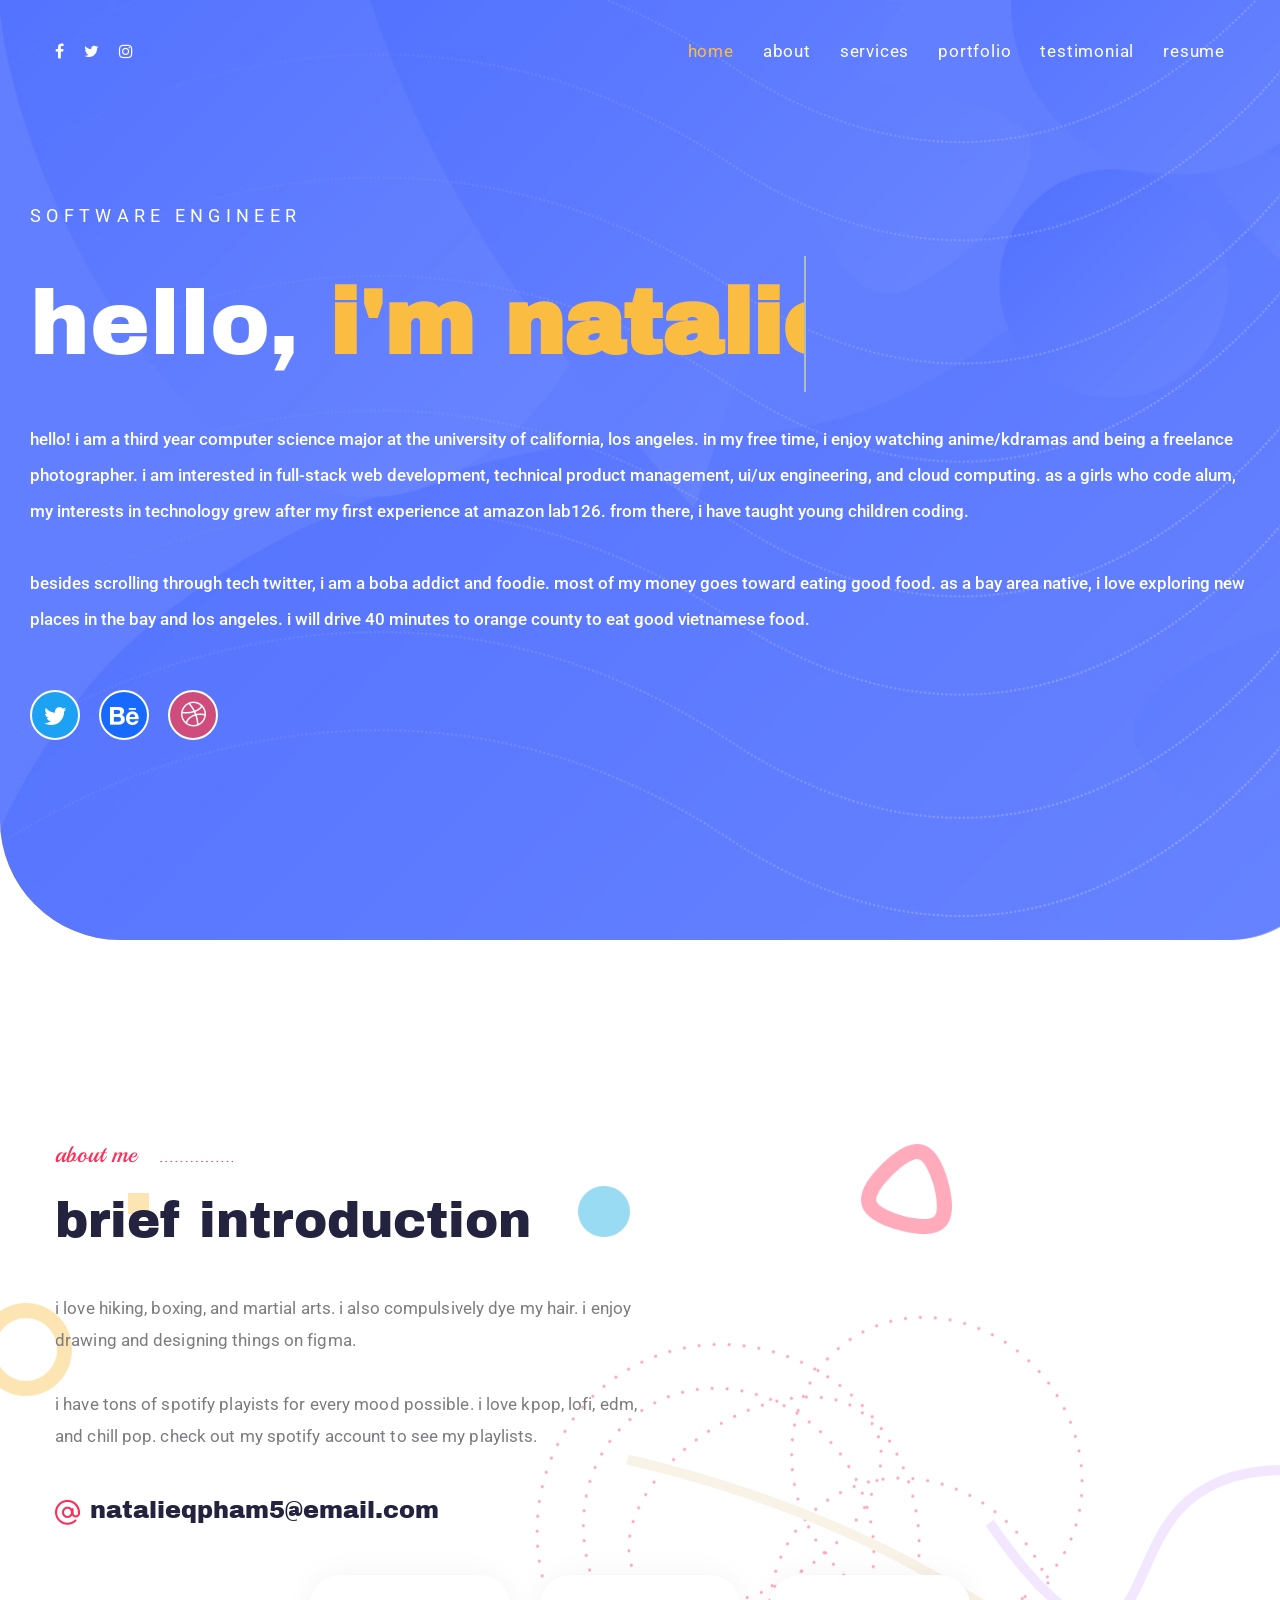
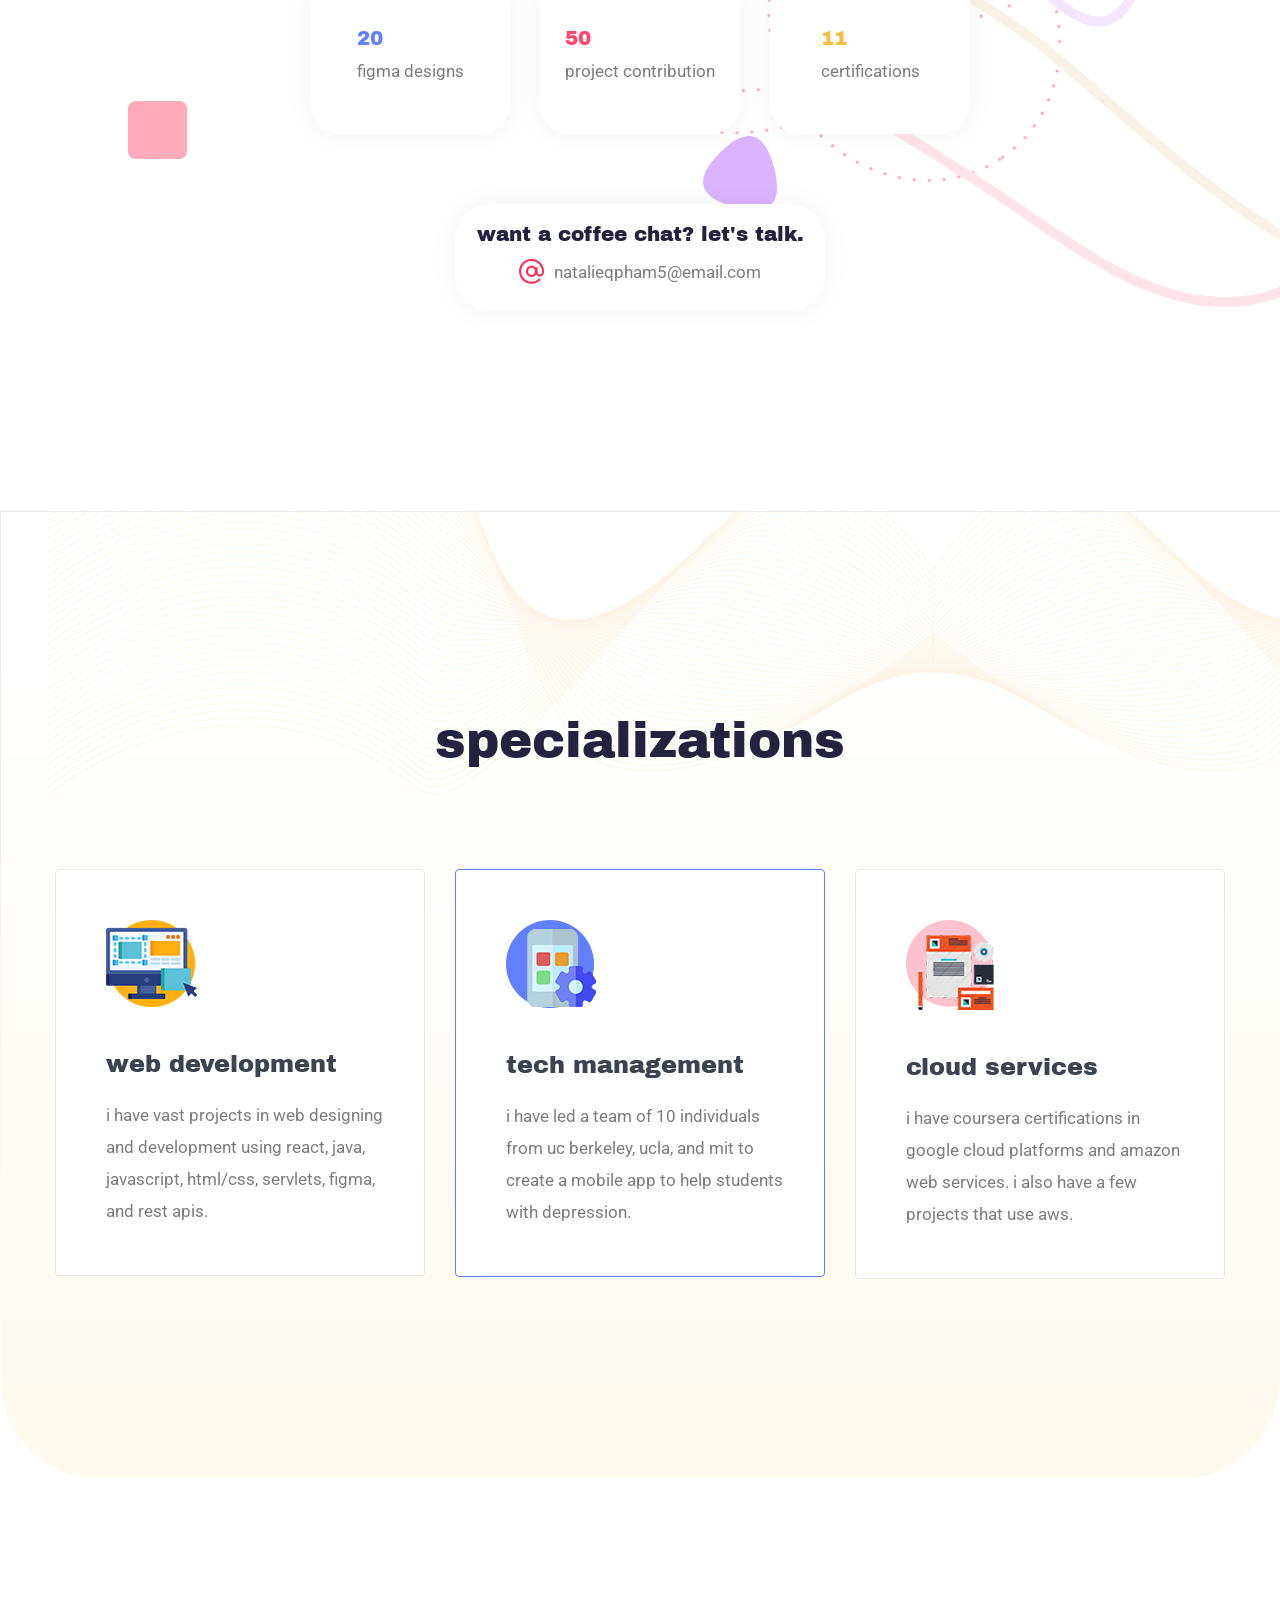
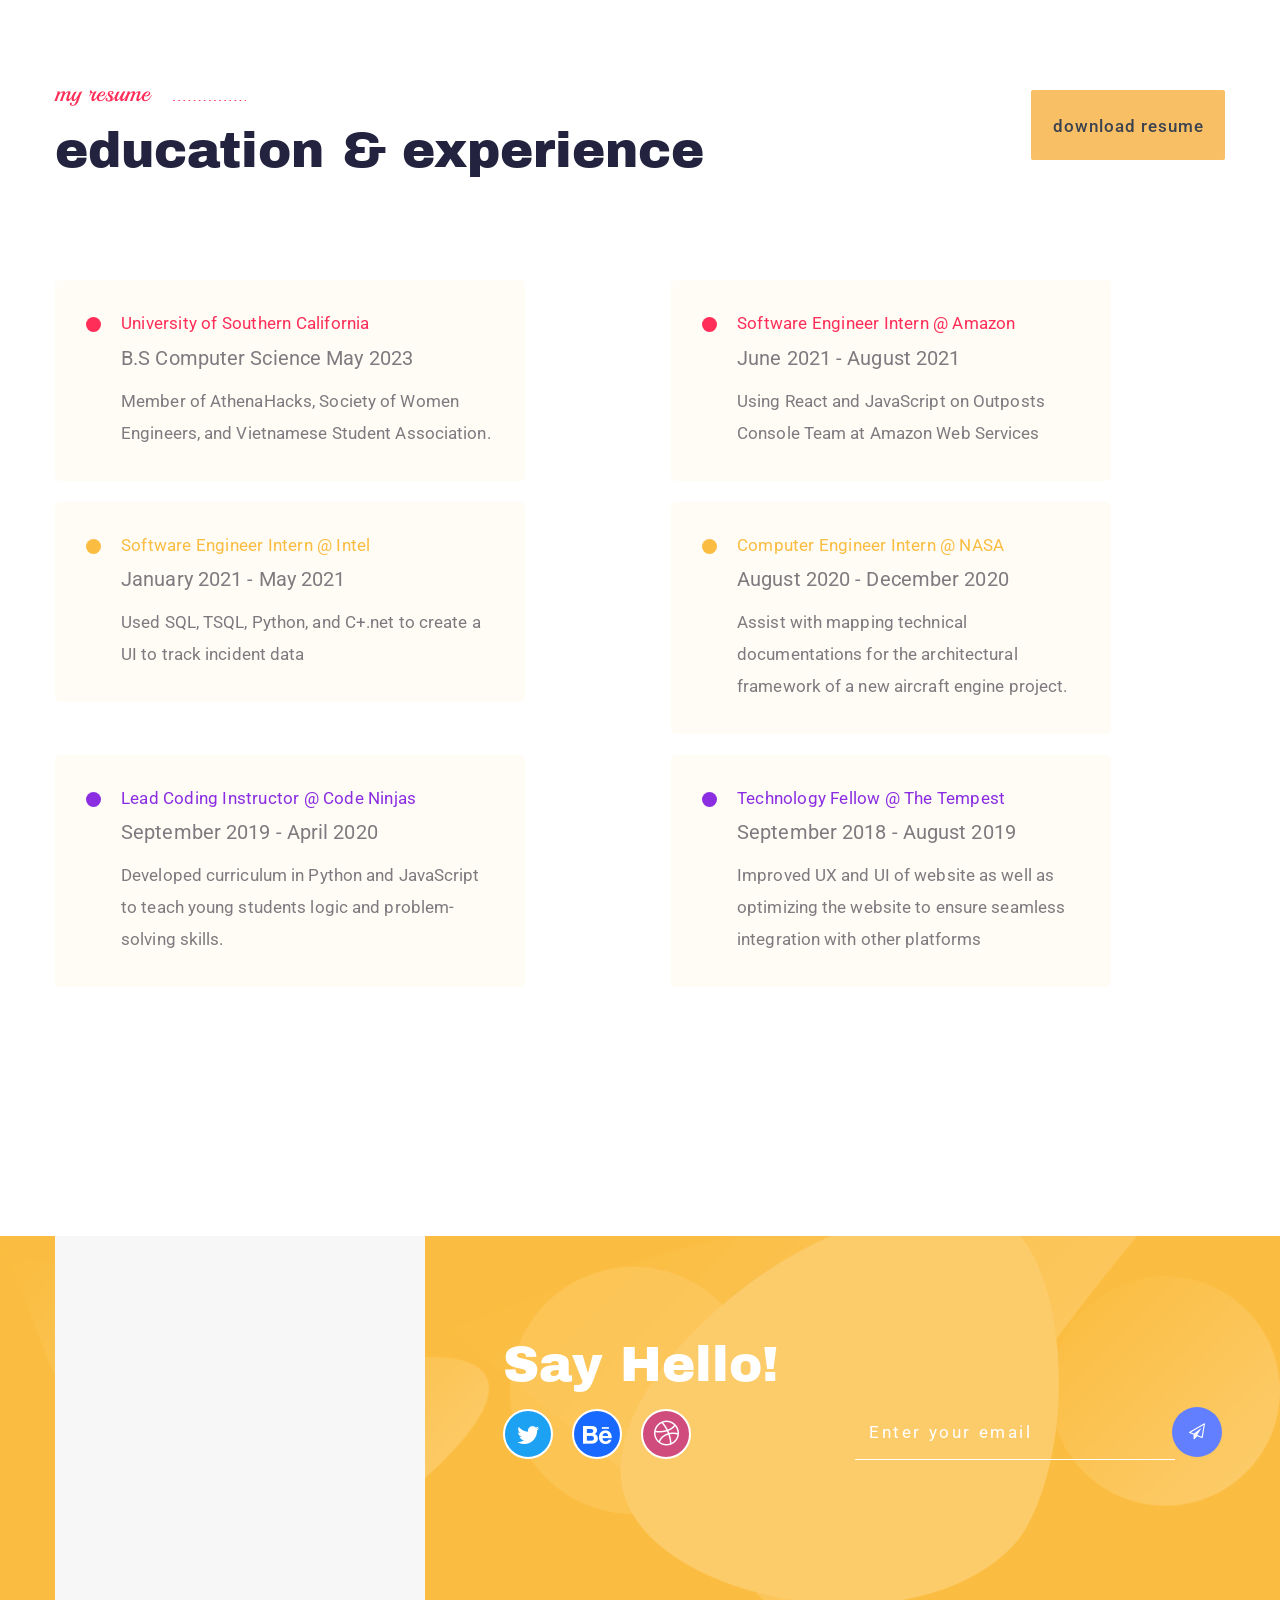
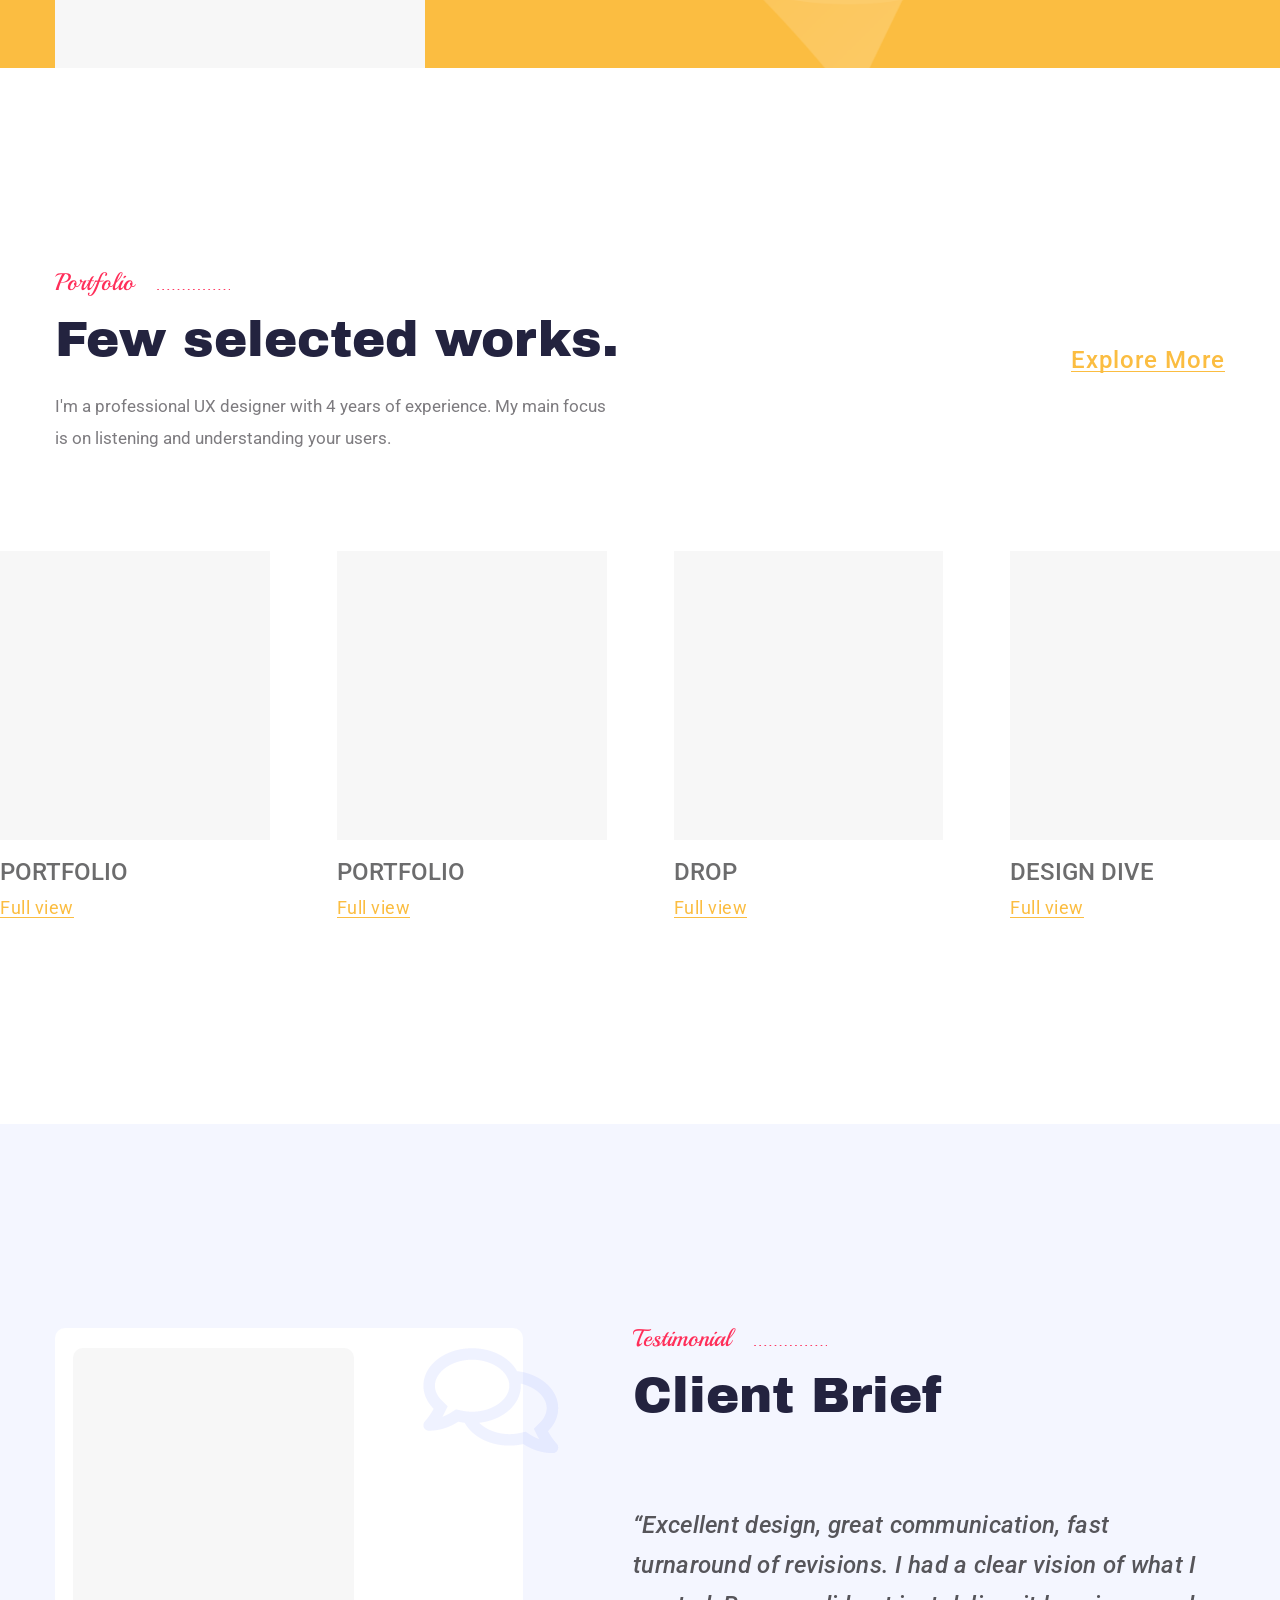
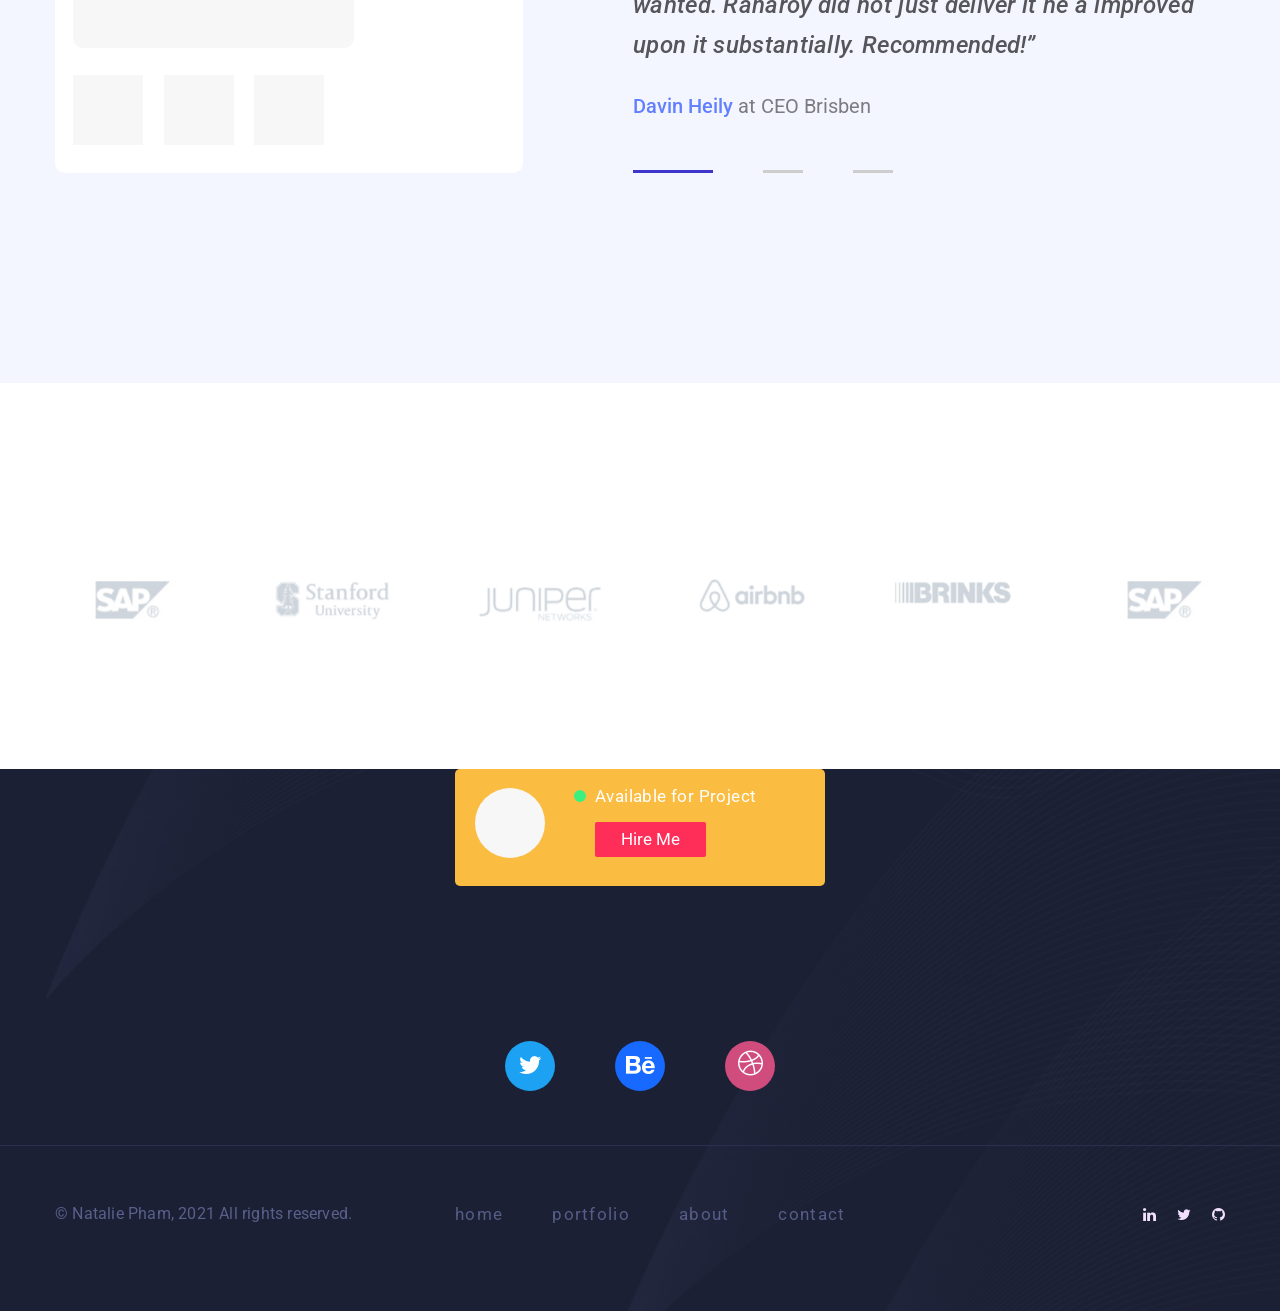
<file: nataliepham/home2.html>
<!DOCTYPE html>
<html lang="zxx">
<head>
    <meta charset="UTF-8">
    <title>natalie pham</title>

    <!-- Mobile Specific Metas-->
    <meta name="viewport" content="width=device-width, initial-scale=1, maximum-scale=1">
    <link rel="stylesheet" href="stylesheet/bootstrap.css">

    <!-- Template Style-->
    <link rel="stylesheet" href="stylesheet/font-awesome.css">
    <link rel="stylesheet" href="stylesheet/owl.theme.default.min.css">
    <link rel="stylesheet" href="stylesheet/owl.carousel.min.css">
    <link rel="stylesheet" href="stylesheet/animate.css">
    <link rel="stylesheet" href="stylesheet/icomoon.css">
    <link rel="stylesheet" href="stylesheet/jquery.pagepiling.css">
    <link rel="stylesheet" href="stylesheet/animation-text.css">
    <link rel="stylesheet" href="stylesheet/style.css">
    <link rel="stylesheet" href="stylesheet/shortcodes.css">
    <link rel="stylesheet" href="stylesheet/responsive.css">
    <link rel="stylesheet" href="stylesheet/mobile-menu.css">
    

    <link href="icon/favicon.ico" rel="shortcut icon">
</head>

<body class="body-copyright-light fixed counter-scroll has-one-page">
    <div id="loading-overlay">
        <div class="loader"></div>
    </div>
    <div id="mobile-menu-overlay"><span class="tf-close"></span></div>
    <header id="header" class="header header-style2 has-menu-model">
        <div class="container">
            <div class="flex-header d-flex justify-content-between align-items-center">
                <div class="socials-list-hd s1 hv1">
                    <a href="#"><i class="fa fa-facebook" aria-hidden="true"></i></a>
                    <a href="#"><i class="fa fa-twitter" aria-hidden="true"></i></a>
                    <a href="#"><i class="fa fa-instagram" aria-hidden="true"></i></a>
                </div>
                <div dir="rtl" class="btn-menu mobile-header__menu-button">
                    <div class="line line-1"></div>
                    <div class="line line-2"></div>
                    <div class="line line-3"></div>
                    <div class="line line-4"></div>
                </div>
                <div class="content-menu d-lg-flex">
                    <div class="nav-wrap">
                        <nav id="mainnav" class="mainnav">
                            <ul class="menu ace-responsive-menu" data-menu-style="horizontal">
                                <li><a href="#home" class="active">home</a>
                                    <ul class="sub-menu">
                                        <li><a href="home2.html" class="active">home 2</a></li>
                                        <li><a href="home3.html">home 3</a></li>
                                        <li><a href="home4.html">home 4</a></li>
                                    </ul>
                                </li>
                                <li><a href="#about" class="click-model">about</a></li>
                                <li><a href="#services" class="click-model">services</a></li>
                                <li><a href="#portfolio" class="click-model">portfolio</a></li>
                                <li><a href="#testimonial" class="click-model">testimonial</a></li>
                                <li><a href="#resume" class="click-model">resume</a></li>        
                            </ul>
                        </nav>
                    </div>
                </div>
            </div>
        </div>
    </header><!-- header -->    

    <div id="content" class="content"> 
        <div class="homepage-personal">            
                <section class="banner-section s2" id="home">
                    <div class="custom-container d-flex">
                        <div class="featured-post-left">
                            <div class="fl-btn btn-general btn-download-resume animate-element wow delay5 fadeZooming" data-wow-delay="0.3s">
                                <a href="#" class="bg-white f-w500"><i class="fa fa-download" aria-hidden="true"></i>download resume</a>
                            </div>
                        </div>
                        <div class="featured-post-right">
                            <div class="content-text">
                                <div class="animate-element wow delay5 fadeInDown" data-wow-delay="0.3s">
                                    <div class="tag lt-sp53 mg-b24 text-white">Software Engineer</div>                                    
                                    <h1 class="cd-headline clip is-full-width title mg-b29 text-white">
                                        <span>hello, </span>
                                        <span class="cd-words-wrapper color-d4">
                                            <b class="is-visible">i'm natalie!</b>
                                            <b>i'm nat!</b>
                                            <b>i'm natalie</b>
                                        </span>
                                    </h1>
                                    <p class="mg-b53 text-white">
                                       hello! i am a third year computer science major at the university of california, los angeles. in my free time, i enjoy watching anime/kdramas and being a freelance photographer. 
                                       i am interested in full-stack web development, technical product management, ui/ux engineering, and cloud computing. as a girls who code alum, my interests in technology
                                       grew after my first experience at amazon lab126. from there, i have taught young children coding. 
                                       <br>
                                       <br>

                                       besides scrolling through tech twitter, i am a boba addict and foodie. most of my money goes toward eating good food. as a bay area native, i love exploring new places in the bay
                                       and los angeles. i will drive 40 minutes to orange county to eat good vietnamese food.
                                    </p>                                    
                                </div>
                                <div class="animate-element wow delay5 fadeInUp" data-wow-delay="0.3s">
                                    <div class="site-list has-border">
                                        <a href="#" class="bg-s1"><i class="fa fa-twitter" aria-hidden="true"></i></a>
                                        <a href="#" class="bg-s2"><i class="fa fa-behance" aria-hidden="true"></i></a>
                                        <a href="#" class="bg-s3"><span class="icon-dribble"></span></a>
                                    </div>
                                </div>
                            </div>
                            
                        </div>
                    </div>
                </section><!-- banner-section -->           
                
                <div id="c_about" class="tf-modalbox-wrapper">                    
                    <div class="tf-modal-content">
                        <section class="about-me t2 s2 shape-am position-relative" id="about">
                            <div class="section-icons">
                                <div class="shape-one"><img src="images/testimonial/01.png" alt="images"></div>
                                <div class="shape-two"><img src="images/testimonial/02.png" alt="images"></div>
                                <div class="shape-three"><img src="images/testimonial/03.png" alt="images"></div>
                                <div class="shape-four"><img src="images/testimonial/04.png" alt="images"></div>
                                <div class="shape-five"><img src="images/testimonial/05.png" alt="images"></div>
                                <div class="shape-six"><img src="images/testimonial/06.png" alt="images"></div>
                            </div>
                            <div class="container">
                                <div class="row position-relative">
                                    <div class="col-lg-7 animate-element wow delay5 fadeInDown" data-wow-delay="0.5s">
                                        <div class="flat-title t1">
                                            <h4 class="sub-title mg-b22">about me</h4>
                                            <h2 class="title-section color-d12 mg-b41">brief introduction</h2>
                                            <div class="description">
                                                <p class="lt-sp01">
                                                    i love hiking, boxing, and martial arts. i also compulsively dye my hair. i enjoy drawing and designing things on figma. 
                                                </p>
                                                <p class="lt-sp01">
                                                    i have tons of spotify playists for every mood possible. i love kpop, lofi, edm, and chill pop. check out my spotify account to see my playlists.
                                                </p>
                                            </div>
                                            <h3 class="email position-relative">natalieqpham5@email.com</h3>
                                        </div>
                                    </div>
                                    <div class="flat-spacer" data-desktop="0" data-mobile="50" data-smobile="50"></div>
                                    <div class="fact">
                                        <div class="d-md-flex mg-b40">
                                            <div class="col-left">
                                                <div class="f-item color-s2 counter mg-f-item1">
                                                    <div class="counter-box bg-s1 d-flex justify-content-center align-items-center">
                                                        <div class="inner">
                                                            <span class="numb-count" data-from="0" data-to="20" data-speed="2000" data-inviewport="yes">20+</span>
                                                            <p>figma designs</p>
                                                        </div>
                                                    </div>
                                                </div>
                                                 <div class="f-item color-s3 counter mg-f-item2">
                                                    <div class="counter-box bg-s1 d-flex justify-content-center align-items-center">
                                                        <div class="inner">
                                                            <span class="numb-count" data-from="0" data-to="50" data-speed="2000" data-inviewport="yes">50+</span>
                                                            <p>project contribution</p>
                                                        </div>
                                                    </div>
                                                </div>
                                            </div>  
                                            <div class="col-right">
                                                <div class="f-item color-s4 counter mg-f-item3">
                                                    <div class="counter-box bg-s1 d-flex justify-content-center align-items-center">
                                                        <div class="inner">
                                                            <span class="numb-count" data-from="0" data-to="11" data-speed="2000" data-inviewport="yes">9</span>
                                                            <p>certifications</p>
                                                        </div>
                                                    </div>
                                                </div>
                                            </div>
                                        </div>
                                        <div class="btn-contact bg-s1 text-center">
                                            <h4 class="title color-d12">want a coffee chat? let's talk.</h4>
                                            <a href="#" class="email color-s1 color-d14">natalieqpham5@email.com</a>
                                        </div>
                                    </div>
                                </div>
                            </div>
                            <div class="featured-post animate-element wow delay5 fadeInRight" data-wow-delay="0.5s">
                                <img src="images/section/09.png" alt="images">
                            </div>
                        </section><!-- about-me -->
                    </div>
                </div>
            
                <div id="c_specialization" class="tf-modalbox-wrapper">
                    <div class="tf-modal-content">
                        <section class="experienced s2" id="services">
                            <div class="container">
                                <div class="flat-title mg-b98 animate-element wow delay5 fadeInDown" data-wow-delay="0.5s">
                                    <h2 class="title-section color-d12 mg-b41 text-center">specializations</h2>
                                </div>
                                <div class="row">
                                    <div class="col-lg-4 col-12 animate-element wow delay5 fadeInUp" data-wow-delay="0.5s">
                                        <div class="iconbox-s2 iconbox-s2-t1 bg-white">
                                            <div class="featured-post mg-b43"><img src="images/section/20.png" alt="images"></div>
                                            <h3 class="title mg-b21"><a href="#">web development</a></h3>
                                            <p>
                                               i have vast projects in web designing and development using react, java, javascript, html/css, servlets, figma, and rest apis.
                                            </p>
                                        </div>
                                    </div>
                                    <div class="col-lg-4 col-12 animate-element wow delay5 fadeInUp" data-wow-delay="0.8s">
                                        <div class="iconbox-s2 iconbox-s2-t1 bg-white active">
                                            <div class="featured-post mg-b43"><img src="images/section/21.png" alt="images"></div>
                                            <h3 class="title mg-b21"><a href="#">tech management</a></h3>
                                            <p>
                                                i have led a team of 10 individuals from uc berkeley, ucla, and mit to create a mobile app to help students with depression.
                                            </p>
                                        </div>
                                    </div>
                                    <div class="col-lg-4 col-12 animate-element wow delay5 fadeInUp" data-wow-delay="1.1s">
                                        <div class="iconbox-s2 iconbox-s2-t1 bg-white">
                                            <div class="featured-post mg-b43"><img src="images/section/22.png" alt="images"></div>
                                            <h3 class="title mg-b21"><a href="#">cloud services</a></h3>
                                            <p>
                                                i have coursera certifications in google cloud platforms and amazon web services. i also have a few projects that use aws. 
                                            </p>
                                        </div>
                                    </div>
                                </div>
                            </div>
                        </section><!-- experienced -->
                    </div>
                </div>
                
                <div id="c_education" class="tf-modalbox-wrapper">
                    <div class="tf-modal-content">
                        <section class="flat-education s2" id="resume">
                            <div class="container">
                                <div class="row d-lg-flex align-items-center">
                                    <div class="col-lg-8">
                                        <div class="flat-title t1 animate-element wow delay5 fadeInLeft" data-wow-delay="0.5s">
                                            <h4 class="sub-title mg-b13">my resume</h4>
                                            <h2 class="title-section color-d12">education & experience</h2>
                                        </div>
                                    </div>
                                    <div class="col-lg-4">
                                        <div class="flat-spacer" data-desktop="0" data-mobile="50" data-smobile="50"></div>
                                        <div class="fl-btn btn-general btn-hv-common animate-element wow delay5 fadeInRight" data-wow-delay="0.5s"> 
                                            <a href="#" class="btn-inner f-w500 lt-sp1 border-corner2">download resume</a>
                                        </div>
                                    </div>
                                </div>
                                <div class="flat-spacer" data-desktop="99" data-mobile="50" data-smobile="50"></div>
                                <div class="row content-inside">
                                    <div class="col-lg-5 col-md-6 col-12 animate-element wow delay5 fadeInUp" data-wow-delay="0.5s">
                                        <div class="experience-box t2 border-corner5 color-s1">
                                            <div class="box-inner">
                                                <h3 class="f-info color-d3">University of Southern California</h3>
                                                <div class="s-info">B.S Computer Science May 2023</div>
                                                <p>
                                                    Member of AthenaHacks, Society of Women Engineers, and Vietnamese Student Association.
                                                </p>
                                            </div>
                                        </div>
                                    </div>
                                    <div class="col-lg-7 col-md-6 col-12 animate-element wow delay5 fadeInUp" data-wow-delay="0.6s">
                                        <div class="col-right">
                                            <div class="experience-box t2 border-corner5 color-s1">
                                                <div class="box-inner">
                                                    <h3 class="f-info color-d3">Software Engineer Intern @ Amazon</h3>
                                                    <div class="s-info">June 2021 - August 2021</div>
                                                    <p>
                                                        Using React and JavaScript on Outposts Console Team at Amazon Web Services
                                                    </p>
                                                </div>
                                            </div>
                                        </div>
                                    </div>
                                    <div class="col-lg-5 col-md-6 col-12 animate-element wow delay5 fadeInUp" data-wow-delay="0.7s">
                                        <div class="experience-box t2 border-corner5 color-s2">
                                            <div class="box-inner">
                                                <h3 class="f-info color-d4">Software Engineer Intern @ Intel</h3>
                                                <div class="s-info">January 2021 - May 2021</div>
                                                <p>
                                                    Used SQL, TSQL, Python, and C+.net to create a UI to track incident data 
                                                </p>
                                            </div>
                                        </div>
                                    </div>
                                    <div class="col-lg-7 col-md-6 col-12 animate-element wow delay5 fadeInUp" data-wow-delay="0.5s">
                                        <div class="col-right">
                                            <div class="experience-box t2 border-corner5 color-s2">
                                                <div class="box-inner">
                                                    <h3 class="f-info color-d4">Computer Engineer Intern @ NASA</h3>
                                                    <div class="s-info">August 2020 - December 2020</div>
                                                    <p>
                                                        Assist with mapping technical documentations for the architectural framework of a new aircraft engine project. 
                                                    </p>
                                                </div>
                                            </div>
                                        </div>
                                    </div>
                                    <div class="col-lg-5 col-md-6 col-12 animate-element wow delay5 fadeInUp" data-wow-delay="0.6s">
                                        <div class="experience-box t2 border-corner5 color-s3">
                                            <div class="box-inner">
                                                <h3 class="f-info color-d5">Lead Coding Instructor @ Code Ninjas</h3>
                                                <div class="s-info">September 2019 - April 2020</div>
                                                <p>
                                                    Developed curriculum in Python and JavaScript to teach young students logic and problem-solving skills. 
                                                </p>
                                            </div>
                                        </div>
                                    </div>
                                    <div class="col-lg-7 col-md-6 col-12 animate-element wow delay5 fadeInUp" data-wow-delay="0.7s">
                                        <div class="col-right">
                                            <div class="experience-box t2 border-corner5 color-s3">
                                                <div class="box-inner">
                                                    <h3 class="f-info color-d5">Technology Fellow @ The Tempest</h3>
                                                    <div class="s-info">September 2018 - August 2019</div>
                                                    <p>
                                                        Improved UX and UI of website as well as optimizing the website to ensure seamless integration with other platforms 
                                                    </p>
                                                </div>
                                            </div>
                                        </div>
                                    </div>
                                </div>
                            </div>
                        </section><!-- education -->
                                   
                        <section class="get-project s2">
                            <div class="container">
                                <div class="row">
                                    <div class="col-lg-4 col-12">
                                        <div class="featured-post animate-element wow delay5 fadeZooming" data-wow-delay="0.5s">
                                            <img src="images/section/23.png" alt="images">
                                        </div>
                                    </div>
                                    <div class="col-lg-8 col-12">
                                        <div class="content-inner d-lg-flex">
                                            <div class="col-left">
                                                <div class="animate-element wow delay5 fadeInDown" data-wow-delay="0.5s">
                                                    <h2 class="title mg-b14 text-white">Say Hello!</h2>
                                                    <div class="site-list has-border">
                                                        <a href="#" class="bg-s1"><i class="fa fa-twitter" aria-hidden="true"></i></a>
                                                        <a href="#" class="bg-s2"><i class="fa fa-behance" aria-hidden="true"></i></a>
                                                        <a href="#" class="bg-s3"><span class="icon-dribble"></span></a>
                                                    </div>
                                                </div>
                                            </div>
                                            <div class="col-right animate-element wow delay5 fadeInUp" data-wow-delay="0.5s">
                                                <div class="flat-spacer" data-desktop="69" data-mobile="50" data-smobile="50"></div>
                                                <form action="#" class="get-project-f2 position-relative">
                                                    <input type="email" placeholder="Enter your email">
                                                    <button class="btn-submit"><i class="fa fa-paper-plane-o" aria-hidden="true"></i></button>
                                                </form>
                                            </div>
                                        </div>
                                    </div>
                                </div>
                            </div>
                        </section><!-- get-project -->
                 </div>
                </div>
                
                <div id="c_portfolio" class="tf-modalbox-wrapper">
                    <div class="tf-modal-content">
                        <section class="flat-case-study s2 animation" id="portfolio">
                            <div class="container">
                                <div class="row d-lg-flex align-items-center animate-element wow delay5 fadeInDown" data-wow-delay="0.5s">
                                    <div class="col-lg-8">
                                        <div class="flat-title t1">
                                            <h4 class="sub-title mg-b13">Portfolio</h4>
                                            <h2 class="title-section color-d12 mg-b20">Few selected works.</h2>
                                            <p>
                                                I'm a professional UX designer with 4 years of experience. My main focus <br>is on listening and understanding your users.
                                            </p>
                                        </div>
                                    </div>
                                    <div class="col-lg-4">
                                        <div class="flat-spacer" data-desktop="0" data-mobile="50" data-smobile="50"></div>
                                        <div class="fl-btn btn-general"> 
                                            <a href="#" class="f-w500 lt-sp1 border-corner2">Explore More</a>
                                        </div>
                                    </div>
                                </div>
                            </div>
                            <div class="flat-spacer" data-desktop="97" data-mobile="50" data-smobile="50"></div>
                            <div class="animate-element wow delay5 fadeInDown" data-wow-delay="0.5s">
                                <div class="flat-carousel-box data-effect clearfix" data-gap="67" data-column="4" data-column2="3" data-column3="2" data-column4="1" data-column5="1" data-dots="true" data-auto="false" data-nav="false" data-loop="true">
                                    <div class="owl-carousel">
                                        <div class="image-box-t1">
                                            <div class="featured-post">
                                                <img src="images/section/45.jpg" alt="images">
                                            </div>
                                            <h3 class="name">Portfolio</h3>
                                            <div class="full-view"><a href="#">Full view</a></div>
                                        </div>
                                        <div class="image-box-t1">
                                            <div class="featured-post">
                                                <img src="images/section/27.jpg" alt="images">
                                            </div>
                                            <h3 class="name">Portfolio</h3>
                                            <div class="full-view"><a href="#">Full view</a></div>
                                        </div>
                                        <div class="image-box-t1">
                                            <div class="featured-post">
                                                <img src="images/section/28.jpg" alt="images">
                                            </div>
                                            <h3 class="name">Drop</h3>
                                            <div class="full-view"><a href="#">Full view</a></div>
                                        </div>
                                        <div class="image-box-t1">
                                            <div class="featured-post">
                                                <img src="images/section/46.jpg" alt="images">
                                            </div>
                                            <h3 class="name">design dive</h3>
                                            <div class="full-view"><a href="#">Full view</a></div>
                                        </div>
                                    </div>
                                </div>
                            </div>
                        </section><!-- flat-case-study -->
                    </div>
                </div>
                
                <div id="c_clients" class="tf-modalbox-wrapper">
                    <div class="tf-modal-content">
                        <section class="testimonial t2 s2 bg-s1 position-relative" id="testimonial">
                            <div class="background-right bg-cl2">
                                <div class="text-testimonial color-d17">Testimonial</div>
                            </div>
                            <div class="background-transparent bg-cl4"></div>
                            <div class="container d-lg-flex">
                                <div class="col-left animate-element wow delay5 fadeInDown" data-wow-delay="0.5s">
                                    <div class="flat-spacer" data-desktop="4" data-mobile="0" data-smobile="0"></div>
                                    <div class="wrap-box bg-white position-relative">
                                        <div class="featured-post mg-b27"><img src="images/blog/11.jpg" alt="images"></div>
                                        <div class="images-list d-flex justify-content-between">
                                            <img src="images/blog/04.jpg" alt="images">
                                            <img src="images/blog/09.jpg" alt="images">
                                            <img src="images/blog/10.jpg" alt="images">
                                        </div>
                                        <div class="quote"><img src="images/testimonial/09.png" alt="images"></div>
                                    </div>
                                </div>
                                <div class="col-right animate-element wow delay5 fadeInUp" data-wow-delay="0.5s">
                                    <div class="flat-spacer" data-desktop="0" data-mobile="100" data-smobile="100"></div>
                                    <div class="flat-title t1">
                                        <h4 class="sub-title mg-b13">Testimonial</h4>
                                        <h2 class="title-section color-d12">Client Brief</h2>
                                    </div>
                                    <div class="slider-drop-apps custom-dot dot-s1 none-nav-default mg-dots-s3">
                                        <div class="flat-carousel-box data-effect clearfix" data-gap="0" data-column="1" data-column2="1" data-column3="1" data-column4="1" data-column5="1" data-dots="true" data-auto="false" data-nav="false" data-loop="true">
                                            <div class="owl-carousel">
                                                <div class="client-info">
                                                    <p class="color-d16">
                                                        “Excellent design, great communication, fast turnaround of revisions. I had a clear vision of what I wanted. Ranaroy did not just deliver it he a improved upon it substantially. Recommended!”
                                                    </p>
                                                    <div class="client-detail">
                                                        <span class="color-d6 f-w500">Davin Heily</span> at CEO Brisben
                                                    </div>
                                                </div>
                                                <div class="client-info">
                                                    <p class="color-d16">
                                                        “Excellent design, great communication, fast turnaround of revisions. I had a clear vision of what I wanted. Ranaroy did not just deliver it he a improved upon it substantially. Recommended!”
                                                    </p>
                                                    <div class="client-detail">
                                                        <span class="color-d6 f-w500">Davin Heily</span> at CEO Brisben
                                                    </div>
                                                </div>
                                                <div class="client-info">
                                                    <p class="color-d16">
                                                        “Excellent design, great communication, fast turnaround of revisions. I had a clear vision of what I wanted. Ranaroy did not just deliver it he a improved upon it substantially. Recommended!”
                                                    </p>
                                                    <div class="client-detail">
                                                        <span class="color-d6 f-w500">Davin Heily</span> at CEO Brisben
                                                    </div>
                                                </div>
                                            </div>
                                        </div>
                                    </div>
                                </div>
                            </div>
                        </section><!-- testimonial -->
                    </div>
                </div>

                <div id="c_contact" class="tf-modalbox-wrapper">
                    <div class="tf-modal-content modal-content-footer justify-content-end">
                        <section class="sponsor s2">
                            <div class="container">
                                <div class="flat-carousel-box data-effect clearfix" data-gap="68" data-column="6" data-column2="4" data-column3="4" data-column4="2" data-column5="2" data-dots="false" data-auto="false" data-nav="false" data-loop="true">
                                    <div class="owl-carousel">
                                        <img src="images/section/29.png" alt="images">
                                        <img src="images/section/30.png" alt="images">
                                        <img src="images/section/31.png" alt="images">
                                        <img src="images/section/32.png" alt="images">
                                        <img src="images/section/33.png" alt="images">
                                        <img src="images/section/29.png" alt="images">
                                    </div>
                                </div>
                            </div>
                        </section><!-- sponsor -->
                    

                        <footer id="footer" class="footer footer-s1">
                            <div id="footer-widget" class="footer-widget-s2 footer-widget-line bg-s1 position-relative">
                                <div class="container">
                                    <div class="iconbox-s4 t1 color-s1 border-corner5 d-flex">
                                        <div class="avatar position-relative">
                                            <img src="images/footer/01.jpg" alt="images">
                                        </div>
                                        <div class="content-inner">
                                            <h4 class="name lt-sp04 mg-b16 text-white position-relative">Available for Project</h4>
                                            <div class="fl-btn btn-general btn-hv-common">
                                                <a href="#" class="btn-inner text-white border-corner2">Hire Me</a>
                                            </div>
                                        </div>
                                    </div>
                                    <div class="site-list site-list-center text-center">
                                        <a href="#" class="bg-s1"><i class="fa fa-twitter" aria-hidden="true"></i></a>
                                        <a href="#" class="bg-s2"><i class="fa fa-behance" aria-hidden="true"></i></a>
                                        <a href="#" class="bg-s3"><span class="icon-dribble"></span></a>
                                    </div>
                                </div>
                            </div>
                            <div id="bottom" class="bottom-s2">
                                <div class="container">
                                    <div class="row">
                                        <div class="col-lg-4">
                                            <div class="copyright lt-sp02">
                                               © Natalie Pham, 2021 All rights reserved.
                                            </div>
                                        </div>
                                        <div class="col-lg-6">
                                            <ul class="widget-nav-menu color-s1">
                                                <li><a href="#">home</a></li>
                                                <li><a href="#">portfolio</a></li>
                                                <li><a href="#">about</a></li>
                                                <li><a href="#">contact</a></li>
                                            </ul>
                                        </div>
                                        <div class="col-lg-2">
                                            <div class="socials-list color-s1">
                                                <a href="#"><i class="fa fa-linkedin" aria-hidden="true"></i></a>
                                                <a href="#"><i class="fa fa-twitter" aria-hidden="true"></i></a>
                                                <a href="#"><i class="fa fa-github" aria-hidden="true"></i></a>
                                            </div>
                                        </div>
                                    </div>
                                </div>
                            </div>
                        </footer><!-- footer -->

                    </div>
                </div>
            
        </div>
    </div><!-- content -->
    <a id="scroll-top"></a>

    <script src="javascript/jquery.min.js"></script>
    <script src="javascript/plugins.js"></script>
    <script src="javascript/jquery-ui.js"></script>
    <script src="javascript/owl.carousel.min.js"></script>
    <script src="javascript/jquery.pagepiling.min.js"></script>
    <script src="javascript/jquery.easy-pie-chart.js"></script>
    <script src="javascript/wow.min.js"></script>
    <script src="javascript/jquery-countTo.js"></script>
    <script src="javascript/animatedModal.min.js"></script>
    <script src="javascript/animation-text.js"></script>
    <script src="javascript/main.js"></script>
</body>
</html>
</file>
<file: documentation/css/prism.css>
/**
 * prism.js default theme for JavaScript, CSS and HTML
 * Based on dabblet (http://dabblet.com)
 * @author Lea Verou
 */

code[class*="language-"],
pre[class*="language-"] {
	color: black;
	text-shadow: 0 1px white;
	font-family: Consolas, Monaco, 'Andale Mono', monospace;
	direction: ltr;
	text-align: left;
	white-space: pre;
	word-spacing: normal;
	word-break: normal;


	-moz-tab-size: 4;
	-o-tab-size: 4;
	tab-size: 4;

	-webkit-hyphens: none;
	-moz-hyphens: none;
	-ms-hyphens: none;
	hyphens: none;
}

pre[class*="language-"]::-moz-selection, pre[class*="language-"] ::-moz-selection,
code[class*="language-"]::-moz-selection, code[class*="language-"] ::-moz-selection {
	text-shadow: none;
	background: #b3d4fc;
}

pre[class*="language-"]::selection, pre[class*="language-"] ::selection,
code[class*="language-"]::selection, code[class*="language-"] ::selection {
	text-shadow: none;
	background: #b3d4fc;
}

@media print {
	code[class*="language-"],
	pre[class*="language-"] {
		text-shadow: none;
	}
}

/* Code blocks */
pre[class*="language-"] {
	padding: 1em;
	margin: .5em 0;
	overflow: auto;
}

:not(pre) > code[class*="language-"],
pre[class*="language-"] {
	background: #f5f2f0;
}

/* Inline code */
:not(pre) > code[class*="language-"] {
	padding: .1em;
	border-radius: .3em;
}

.token.comment,
.token.prolog,
.token.doctype,
.token.cdata {
	color: slategray;
}

.token.punctuation {
	color: #999;
}

.namespace {
	opacity: .7;
}

.token.property,
.token.tag,
.token.boolean,
.token.number,
.token.constant,
.token.symbol {
	color: #905;
}

.token.selector,
.token.attr-name,
.token.string,
.token.builtin {
	color: #690;
}

.token.operator,
.token.entity,
.token.url,
.language-css .token.string,
.style .token.string,
.token.variable {
	color: #a67f59;
	background: hsla(0,0%,100%,.5);
}

.token.atrule,
.token.attr-value,
.token.keyword {
	color: #07a;
}


.token.regex,
.token.important {
	color: #e90;
}

.token.important {
	font-weight: bold;
}

.token.entity {
	cursor: help;
}

pre.line-numbers {
	position: relative;
	padding-left: 3.8em;
	counter-reset: linenumber;
}

pre.line-numbers > code {
	position: relative;
}

.line-numbers .line-numbers-rows {
	position: absolute;
	pointer-events: none;
	top: 0;
	font-size: 100%;
	left: -3.8em;
	width: 3em; /* works for line-numbers below 1000 lines */
	letter-spacing: -1px;
	border-right: 1px solid #999;

	-webkit-user-select: none;
	-moz-user-select: none;
	-ms-user-select: none;
	user-select: none;

}

	.line-numbers-rows > span {
		pointer-events: none;
		display: block;
		counter-increment: linenumber;
	}

		.line-numbers-rows > span:before {
			content: counter(linenumber);
			color: #999;
			display: block;
			padding-right: 0.8em;
			text-align: right;
		}
</file>
<file: documentation/css/style.css>
* {
	margin: 0;
	padding: 0;
	outline: 0 none;
}

html {
	overflow-x: hidden;
}

*,
*:after,
*:before {
	box-sizing: border-box;
	-webkit-box-sizing: border-box;
	-moz-box-sizing: border-box;
	-webkit-font-smoothing: antialiased;
	font-smoothing: antialiased;
	text-rendering: optimizeLegibility;
}

html, body {
	height: 100%;
}

body {
	font: 13px/1.8 Arial, sans-serif;
	color: #4d4d4d;
	background: #fff;
}

h1 {
	font-size: 45px;
	margin-bottom: -25px;
}

h2 {
	font-size: 35px;
	margin-bottom: -20px;
}

h3 {
	font-size: 20px;
	display: block;
	border-bottom: 1px dashed #ccc;
	margin-bottom: 15px;
}

h4 {
	font-size: 16px;
	margin: 20px 0 10px;
}

a {
	color: #000000;
	text-decoration: none;
}

a:hover {
	color: #ffd71a;
}

.clear:before,
.clear:after {
	content: ' ';
	display: table;
	clear: both;
}
.clear {
  *zoom: 1;
}

.note {
	background: #0fd8da;
	padding: 20px;
	color: #161625;
	margin: 10px 0;
}

.content ul {
	margin: 10px 40px;
}

.content {
	margin: 0 0 50px;
}

#logo a {
	display: block;	
	padding: 10px 0 10px 0;
	text-align: center;
}

#sidebar {
	width: 250px;
	background: #f1f1f1;
	position: fixed;
	left: 0;
	top: 0;
	bottom: 0;
	font-weight: bold;
	font-size: 12px;
	z-index: 9;
	overflow: auto;
	text-align: center;
}

#sidebar ul a {
	text-decoration: none;
	color: #161625;
	display: block;
	height: 36px;
	line-height: 36px;
	padding: 0 20px;
	-webkit-transition: all 0.3s ease-in-out;
	-moz-transition: all 0.3s ease-in-out;
	-ms-transition: all 0.3s ease-in-out;
	-o-transition: all 0.3s ease-in-out;
	transition: all 0.3s ease-in-out;
}

#sidebar ul a:hover,
#sidebar .active > a {
	background: #848283;
	color: #fff;
}

#sidebar ul li {
	-webkit-transition: all 0.3s ease-in-out;
	-moz-transition: all 0.3s ease-in-out;
	-ms-transition: all 0.3s ease-in-out;
	-o-transition: all 0.3s ease-in-out;
	transition: all 0.3s ease-in-out;
}

#sidebar ul li.current {
	background-color: #848283;
}

#sidebar ul li.current a {
	color: #fff;
}

#sidebar li ul a {
	padding-left: 40px;
}

#main-content {
	margin-left: 250px;
	padding: 27px 45px;
}
</file>
<file: stylesheet/icomoon.css>
@font-face {
  font-family: 'icomoon';
  src:  url('../fonts/icomoon.eot?63mj1e');
  src:  url('../fonts/icomoon.eot?63mj1e#iefix') format('embedded-opentype'),
    url('../fonts/icomoon.ttf?63mj1e') format('truetype'),
    url('../fonts/icomoon.woff?63mj1e') format('woff'),
    url('../fonts/icomoon.svg?63mj1e#icomoon') format('svg');
  font-weight: normal;
  font-style: normal;
  font-display: block;
}

[class^="icon-"], [class*=" icon-"] {
  /* use !important to prevent issues with browser extensions that change fonts */
  font-family: 'icomoon' !important;
  speak: none;
  font-style: normal;
  font-weight: normal;
  font-variant: normal;
  text-transform: none;
  line-height: 1;

  /* Better Font Rendering =========== */
  -webkit-font-smoothing: antialiased;
  -moz-osx-font-smoothing: grayscale;
}

.icon-at:before {
  content: "\e903";
}
.icon-brand:before {
  content: "\e900";
}
.icon-designer:before {
  content: "\e901";
}
.icon-dribble:before {
  content: "\e902";
}
</file>
<file: stylesheet/animation-text.css>
.cd-title {
  position: relative;
  height: 160px;
  line-height: 230px;
  text-align: center;
}
.cd-title h1 {
  font-size: 2.4rem;
  font-weight: 700;
}
@media only screen and (min-width: 768px) {
  .cd-title {
    line-height: 250px;
  }
}
@media only screen and (min-width: 1170px) {
  .cd-title {
    height: 200px;
    line-height: 300px;
  }
  .cd-title h1 {
    font-size: 3rem;
  }
}

.cd-intro {
  width: 90%;
  max-width: 768px;
  text-align: center;
}

.cd-intro {
  margin: 4em auto;
}
@media only screen and (min-width: 768px) {
  .cd-intro {
    margin: 5em auto;
  }
}
@media only screen and (min-width: 1170px) {
  .cd-intro {
    margin: 6em auto;
  }
}

.cd-headline {
  font-size: 3rem;
  line-height: 1.2;
}
@media only screen and (min-width: 768px) {
  .cd-headline {
    font-size: 4.4rem;
    font-weight: 300;
  }
}
@media only screen and (min-width: 1170px) {
  .cd-headline {
    font-size: 6rem;
  }
}

.cd-words-wrapper {
  display: inline-block;
  position: relative;
  text-align: left;
}
.cd-words-wrapper b {
  display: inline-block;
  position: absolute;
  white-space: nowrap;
  left: 0;
  top: 0;
}
.cd-words-wrapper b.is-visible {
  position: relative;
}
.no-js .cd-words-wrapper b {
  opacity: 0;
}
.no-js .cd-words-wrapper b.is-visible {
  opacity: 1;
}

/* -------------------------------- 

xrotate-1 

-------------------------------- */
.cd-headline.rotate-1 .cd-words-wrapper {
  -webkit-perspective: 300px;
  -moz-perspective: 300px;
  perspective: 300px;
}
.cd-headline.rotate-1 b {
  opacity: 0;
  -webkit-transform-origin: 50% 100%;
  -moz-transform-origin: 50% 100%;
  -ms-transform-origin: 50% 100%;
  -o-transform-origin: 50% 100%;
  transform-origin: 50% 100%;
  -webkit-transform: rotateX(180deg);
  -moz-transform: rotateX(180deg);
  -ms-transform: rotateX(180deg);
  -o-transform: rotateX(180deg);
  transform: rotateX(180deg);
}
.cd-headline.rotate-1 b.is-visible {
  opacity: 1;
  -webkit-transform: rotateX(0deg);
  -moz-transform: rotateX(0deg);
  -ms-transform: rotateX(0deg);
  -o-transform: rotateX(0deg);
  transform: rotateX(0deg);
  -webkit-animation: cd-rotate-1-in 1.2s;
  -moz-animation: cd-rotate-1-in 1.2s;
  animation: cd-rotate-1-in 1.2s;
}
.cd-headline.rotate-1 b.is-hidden {
  -webkit-transform: rotateX(180deg);
  -moz-transform: rotateX(180deg);
  -ms-transform: rotateX(180deg);
  -o-transform: rotateX(180deg);
  transform: rotateX(180deg);
  -webkit-animation: cd-rotate-1-out 1.2s;
  -moz-animation: cd-rotate-1-out 1.2s;
  animation: cd-rotate-1-out 1.2s;
}

@-webkit-keyframes cd-rotate-1-in {
  0% {
    -webkit-transform: rotateX(180deg);
    opacity: 0;
  }
  35% {
    -webkit-transform: rotateX(120deg);
    opacity: 0;
  }
  65% {
    opacity: 0;
  }
  100% {
    -webkit-transform: rotateX(360deg);
    opacity: 1;
  }
}
@-moz-keyframes cd-rotate-1-in {
  0% {
    -moz-transform: rotateX(180deg);
    opacity: 0;
  }
  35% {
    -moz-transform: rotateX(120deg);
    opacity: 0;
  }
  65% {
    opacity: 0;
  }
  100% {
    -moz-transform: rotateX(360deg);
    opacity: 1;
  }
}
@keyframes cd-rotate-1-in {
  0% {
    -webkit-transform: rotateX(180deg);
    -moz-transform: rotateX(180deg);
    -ms-transform: rotateX(180deg);
    -o-transform: rotateX(180deg);
    transform: rotateX(180deg);
    opacity: 0;
  }
  35% {
    -webkit-transform: rotateX(120deg);
    -moz-transform: rotateX(120deg);
    -ms-transform: rotateX(120deg);
    -o-transform: rotateX(120deg);
    transform: rotateX(120deg);
    opacity: 0;
  }
  65% {
    opacity: 0;
  }
  100% {
    -webkit-transform: rotateX(360deg);
    -moz-transform: rotateX(360deg);
    -ms-transform: rotateX(360deg);
    -o-transform: rotateX(360deg);
    transform: rotateX(360deg);
    opacity: 1;
  }
}
@-webkit-keyframes cd-rotate-1-out {
  0% {
    -webkit-transform: rotateX(0deg);
    opacity: 1;
  }
  35% {
    -webkit-transform: rotateX(-40deg);
    opacity: 1;
  }
  65% {
    opacity: 0;
  }
  100% {
    -webkit-transform: rotateX(180deg);
    opacity: 0;
  }
}
@-moz-keyframes cd-rotate-1-out {
  0% {
    -moz-transform: rotateX(0deg);
    opacity: 1;
  }
  35% {
    -moz-transform: rotateX(-40deg);
    opacity: 1;
  }
  65% {
    opacity: 0;
  }
  100% {
    -moz-transform: rotateX(180deg);
    opacity: 0;
  }
}
@keyframes cd-rotate-1-out {
  0% {
    -webkit-transform: rotateX(0deg);
    -moz-transform: rotateX(0deg);
    -ms-transform: rotateX(0deg);
    -o-transform: rotateX(0deg);
    transform: rotateX(0deg);
    opacity: 1;
  }
  35% {
    -webkit-transform: rotateX(-40deg);
    -moz-transform: rotateX(-40deg);
    -ms-transform: rotateX(-40deg);
    -o-transform: rotateX(-40deg);
    transform: rotateX(-40deg);
    opacity: 1;
  }
  65% {
    opacity: 0;
  }
  100% {
    -webkit-transform: rotateX(180deg);
    -moz-transform: rotateX(180deg);
    -ms-transform: rotateX(180deg);
    -o-transform: rotateX(180deg);
    transform: rotateX(180deg);
    opacity: 0;
  }
}
/* -------------------------------- 

xtype 

-------------------------------- */
.cd-headline.type .cd-words-wrapper {
  vertical-align: top;
  overflow: hidden;
}
.cd-headline.type .cd-words-wrapper::after {
  /* vertical bar */
  content: '';
  position: absolute;
  right: 0;
  top: 50%;
  bottom: auto;
  -webkit-transform: translateY(-50%);
  -moz-transform: translateY(-50%);
  -ms-transform: translateY(-50%);
  -o-transform: translateY(-50%);
  transform: translateY(-50%);
  height: 90%;
  width: 1px;
  background-color: #aebcb9;
}
.cd-headline.type .cd-words-wrapper.waiting::after {
  -webkit-animation: cd-pulse 1s infinite;
  -moz-animation: cd-pulse 1s infinite;
  animation: cd-pulse 1s infinite;
}
.cd-headline.type .cd-words-wrapper.selected {
  background-color: #aebcb9;
}
.cd-headline.type .cd-words-wrapper.selected::after {
  visibility: hidden;
}
.cd-headline.type .cd-words-wrapper.selected b {
  color: #0d0d0d;
}
.cd-headline.type b {
  visibility: hidden;
}
.cd-headline.type b.is-visible {
  visibility: visible;
}
.cd-headline.type i {
  position: absolute;
  visibility: hidden;
}
.cd-headline.type i.in {
  position: relative;
  visibility: visible;
}

@-webkit-keyframes cd-pulse {
  0% {
    -webkit-transform: translateY(-50%) scale(1);
    opacity: 1;
  }
  40% {
    -webkit-transform: translateY(-50%) scale(0.9);
    opacity: 0;
  }
  100% {
    -webkit-transform: translateY(-50%) scale(0);
    opacity: 0;
  }
}
@-moz-keyframes cd-pulse {
  0% {
    -moz-transform: translateY(-50%) scale(1);
    opacity: 1;
  }
  40% {
    -moz-transform: translateY(-50%) scale(0.9);
    opacity: 0;
  }
  100% {
    -moz-transform: translateY(-50%) scale(0);
    opacity: 0;
  }
}
@keyframes cd-pulse {
  0% {
    -webkit-transform: translateY(-50%) scale(1);
    -moz-transform: translateY(-50%) scale(1);
    -ms-transform: translateY(-50%) scale(1);
    -o-transform: translateY(-50%) scale(1);
    transform: translateY(-50%) scale(1);
    opacity: 1;
  }
  40% {
    -webkit-transform: translateY(-50%) scale(0.9);
    -moz-transform: translateY(-50%) scale(0.9);
    -ms-transform: translateY(-50%) scale(0.9);
    -o-transform: translateY(-50%) scale(0.9);
    transform: translateY(-50%) scale(0.9);
    opacity: 0;
  }
  100% {
    -webkit-transform: translateY(-50%) scale(0);
    -moz-transform: translateY(-50%) scale(0);
    -ms-transform: translateY(-50%) scale(0);
    -o-transform: translateY(-50%) scale(0);
    transform: translateY(-50%) scale(0);
    opacity: 0;
  }
}
/* -------------------------------- 

xrotate-2 

-------------------------------- */
.cd-headline.rotate-2 .cd-words-wrapper {
  -webkit-perspective: 300px;
  -moz-perspective: 300px;
  perspective: 300px;
}
.cd-headline.rotate-2 i, .cd-headline.rotate-2 em {
  display: inline-block;
  -webkit-backface-visibility: hidden;
  backface-visibility: hidden;
}
.cd-headline.rotate-2 b {
  opacity: 0;
}
.cd-headline.rotate-2 i {
  -webkit-transform-style: preserve-3d;
  -moz-transform-style: preserve-3d;
  -ms-transform-style: preserve-3d;
  -o-transform-style: preserve-3d;
  transform-style: preserve-3d;
  -webkit-transform: translateZ(-20px) rotateX(90deg);
  -moz-transform: translateZ(-20px) rotateX(90deg);
  -ms-transform: translateZ(-20px) rotateX(90deg);
  -o-transform: translateZ(-20px) rotateX(90deg);
  transform: translateZ(-20px) rotateX(90deg);
  opacity: 0;
}
.is-visible .cd-headline.rotate-2 i {
  opacity: 1;
}
.cd-headline.rotate-2 i.in {
  -webkit-animation: cd-rotate-2-in 0.4s forwards;
  -moz-animation: cd-rotate-2-in 0.4s forwards;
  animation: cd-rotate-2-in 0.4s forwards;
}
.cd-headline.rotate-2 i.out {
  -webkit-animation: cd-rotate-2-out 0.4s forwards;
  -moz-animation: cd-rotate-2-out 0.4s forwards;
  animation: cd-rotate-2-out 0.4s forwards;
}
.cd-headline.rotate-2 em {
  -webkit-transform: translateZ(20px);
  -moz-transform: translateZ(20px);
  -ms-transform: translateZ(20px);
  -o-transform: translateZ(20px);
  transform: translateZ(20px);
}

.no-csstransitions .cd-headline.rotate-2 i {
  -webkit-transform: rotateX(0deg);
  -moz-transform: rotateX(0deg);
  -ms-transform: rotateX(0deg);
  -o-transform: rotateX(0deg);
  transform: rotateX(0deg);
  opacity: 0;
}
.no-csstransitions .cd-headline.rotate-2 i em {
  -webkit-transform: scale(1);
  -moz-transform: scale(1);
  -ms-transform: scale(1);
  -o-transform: scale(1);
  transform: scale(1);
}

.no-csstransitions .cd-headline.rotate-2 .is-visible i {
  opacity: 1;
}

@-webkit-keyframes cd-rotate-2-in {
  0% {
    opacity: 0;
    -webkit-transform: translateZ(-20px) rotateX(90deg);
  }
  60% {
    opacity: 1;
    -webkit-transform: translateZ(-20px) rotateX(-10deg);
  }
  100% {
    opacity: 1;
    -webkit-transform: translateZ(-20px) rotateX(0deg);
  }
}
@-moz-keyframes cd-rotate-2-in {
  0% {
    opacity: 0;
    -moz-transform: translateZ(-20px) rotateX(90deg);
  }
  60% {
    opacity: 1;
    -moz-transform: translateZ(-20px) rotateX(-10deg);
  }
  100% {
    opacity: 1;
    -moz-transform: translateZ(-20px) rotateX(0deg);
  }
}
@keyframes cd-rotate-2-in {
  0% {
    opacity: 0;
    -webkit-transform: translateZ(-20px) rotateX(90deg);
    -moz-transform: translateZ(-20px) rotateX(90deg);
    -ms-transform: translateZ(-20px) rotateX(90deg);
    -o-transform: translateZ(-20px) rotateX(90deg);
    transform: translateZ(-20px) rotateX(90deg);
  }
  60% {
    opacity: 1;
    -webkit-transform: translateZ(-20px) rotateX(-10deg);
    -moz-transform: translateZ(-20px) rotateX(-10deg);
    -ms-transform: translateZ(-20px) rotateX(-10deg);
    -o-transform: translateZ(-20px) rotateX(-10deg);
    transform: translateZ(-20px) rotateX(-10deg);
  }
  100% {
    opacity: 1;
    -webkit-transform: translateZ(-20px) rotateX(0deg);
    -moz-transform: translateZ(-20px) rotateX(0deg);
    -ms-transform: translateZ(-20px) rotateX(0deg);
    -o-transform: translateZ(-20px) rotateX(0deg);
    transform: translateZ(-20px) rotateX(0deg);
  }
}
@-webkit-keyframes cd-rotate-2-out {
  0% {
    opacity: 1;
    -webkit-transform: translateZ(-20px) rotateX(0);
  }
  60% {
    opacity: 0;
    -webkit-transform: translateZ(-20px) rotateX(-100deg);
  }
  100% {
    opacity: 0;
    -webkit-transform: translateZ(-20px) rotateX(-90deg);
  }
}
@-moz-keyframes cd-rotate-2-out {
  0% {
    opacity: 1;
    -moz-transform: translateZ(-20px) rotateX(0);
  }
  60% {
    opacity: 0;
    -moz-transform: translateZ(-20px) rotateX(-100deg);
  }
  100% {
    opacity: 0;
    -moz-transform: translateZ(-20px) rotateX(-90deg);
  }
}
@keyframes cd-rotate-2-out {
  0% {
    opacity: 1;
    -webkit-transform: translateZ(-20px) rotateX(0);
    -moz-transform: translateZ(-20px) rotateX(0);
    -ms-transform: translateZ(-20px) rotateX(0);
    -o-transform: translateZ(-20px) rotateX(0);
    transform: translateZ(-20px) rotateX(0);
  }
  60% {
    opacity: 0;
    -webkit-transform: translateZ(-20px) rotateX(-100deg);
    -moz-transform: translateZ(-20px) rotateX(-100deg);
    -ms-transform: translateZ(-20px) rotateX(-100deg);
    -o-transform: translateZ(-20px) rotateX(-100deg);
    transform: translateZ(-20px) rotateX(-100deg);
  }
  100% {
    opacity: 0;
    -webkit-transform: translateZ(-20px) rotateX(-90deg);
    -moz-transform: translateZ(-20px) rotateX(-90deg);
    -ms-transform: translateZ(-20px) rotateX(-90deg);
    -o-transform: translateZ(-20px) rotateX(-90deg);
    transform: translateZ(-20px) rotateX(-90deg);
  }
}
/* -------------------------------- 

xloading-bar 

-------------------------------- */
.cd-headline.loading-bar span {
  display: inline-block;
  padding: .2em 0;
}
.cd-headline.loading-bar .cd-words-wrapper {
  overflow: hidden;
  vertical-align: top;
}
.cd-headline.loading-bar .cd-words-wrapper::after {
  /* loading bar */
  content: '';
  position: absolute;
  left: 0;
  bottom: 0;
  height: 3px;
  width: 0;
  background: #0096a7;
  z-index: 2;
  -webkit-transition: width 0.3s -0.1s;
  -moz-transition: width 0.3s -0.1s;
  transition: width 0.3s -0.1s;
}
.cd-headline.loading-bar .cd-words-wrapper.is-loading::after {
  width: 100%;
  -webkit-transition: width 3s;
  -moz-transition: width 3s;
  transition: width 3s;
}
.cd-headline.loading-bar b {
  top: .2em;
  opacity: 0;
  -webkit-transition: opacity 0.3s;
  -moz-transition: opacity 0.3s;
  transition: opacity 0.3s;
}
.cd-headline.loading-bar b.is-visible {
  opacity: 1;
  top: 0;
}

/* -------------------------------- 

xslide 

-------------------------------- */
.cd-headline.slide span {
  display: inline-block;
  padding: .2em 0;
}
.cd-headline.slide .cd-words-wrapper {
  overflow: hidden;
  vertical-align: top;
}
.cd-headline.slide b {
  opacity: 0;
  top: .2em;
}
.cd-headline.slide b.is-visible {
  top: 0;
  opacity: 1;
  -webkit-animation: slide-in 0.6s;
  -moz-animation: slide-in 0.6s;
  animation: slide-in 0.6s;
}
.cd-headline.slide b.is-hidden {
  -webkit-animation: slide-out 0.6s;
  -moz-animation: slide-out 0.6s;
  animation: slide-out 0.6s;
}

@-webkit-keyframes slide-in {
  0% {
    opacity: 0;
    -webkit-transform: translateY(-100%);
  }
  60% {
    opacity: 1;
    -webkit-transform: translateY(20%);
  }
  100% {
    opacity: 1;
    -webkit-transform: translateY(0);
  }
}
@-moz-keyframes slide-in {
  0% {
    opacity: 0;
    -moz-transform: translateY(-100%);
  }
  60% {
    opacity: 1;
    -moz-transform: translateY(20%);
  }
  100% {
    opacity: 1;
    -moz-transform: translateY(0);
  }
}
@keyframes slide-in {
  0% {
    opacity: 0;
    -webkit-transform: translateY(-100%);
    -moz-transform: translateY(-100%);
    -ms-transform: translateY(-100%);
    -o-transform: translateY(-100%);
    transform: translateY(-100%);
  }
  60% {
    opacity: 1;
    -webkit-transform: translateY(20%);
    -moz-transform: translateY(20%);
    -ms-transform: translateY(20%);
    -o-transform: translateY(20%);
    transform: translateY(20%);
  }
  100% {
    opacity: 1;
    -webkit-transform: translateY(0);
    -moz-transform: translateY(0);
    -ms-transform: translateY(0);
    -o-transform: translateY(0);
    transform: translateY(0);
  }
}
@-webkit-keyframes slide-out {
  0% {
    opacity: 1;
    -webkit-transform: translateY(0);
  }
  60% {
    opacity: 0;
    -webkit-transform: translateY(120%);
  }
  100% {
    opacity: 0;
    -webkit-transform: translateY(100%);
  }
}
@-moz-keyframes slide-out {
  0% {
    opacity: 1;
    -moz-transform: translateY(0);
  }
  60% {
    opacity: 0;
    -moz-transform: translateY(120%);
  }
  100% {
    opacity: 0;
    -moz-transform: translateY(100%);
  }
}
@keyframes slide-out {
  0% {
    opacity: 1;
    -webkit-transform: translateY(0);
    -moz-transform: translateY(0);
    -ms-transform: translateY(0);
    -o-transform: translateY(0);
    transform: translateY(0);
  }
  60% {
    opacity: 0;
    -webkit-transform: translateY(120%);
    -moz-transform: translateY(120%);
    -ms-transform: translateY(120%);
    -o-transform: translateY(120%);
    transform: translateY(120%);
  }
  100% {
    opacity: 0;
    -webkit-transform: translateY(100%);
    -moz-transform: translateY(100%);
    -ms-transform: translateY(100%);
    -o-transform: translateY(100%);
    transform: translateY(100%);
  }
}
/* -------------------------------- 

xclip 

-------------------------------- */
.cd-headline.clip span {
  display: inline-block;
  padding: .2em 0;
}
.cd-headline.clip .cd-words-wrapper {
  overflow: hidden;
  vertical-align: top;
}
.cd-headline.clip .cd-words-wrapper::after {
  /* line */
  content: '';
  position: absolute;
  top: 0;
  right: 0;
  width: 2px;
  height: 100%;
  background-color: #aebcb9;
}
.cd-headline.clip b {
  opacity: 0;
}
.cd-headline.clip b.is-visible {
  opacity: 1;
}

/* -------------------------------- 

xzoom 

-------------------------------- */
.cd-headline.zoom .cd-words-wrapper {
  -webkit-perspective: 300px;
  -moz-perspective: 300px;
  perspective: 300px;
}
.cd-headline.zoom b {
  opacity: 0;
}
.cd-headline.zoom b.is-visible {
  opacity: 1;
  -webkit-animation: zoom-in 0.8s;
  -moz-animation: zoom-in 0.8s;
  animation: zoom-in 0.8s;
}
.cd-headline.zoom b.is-hidden {
  -webkit-animation: zoom-out 0.8s;
  -moz-animation: zoom-out 0.8s;
  animation: zoom-out 0.8s;
}

@-webkit-keyframes zoom-in {
  0% {
    opacity: 0;
    -webkit-transform: translateZ(100px);
  }
  100% {
    opacity: 1;
    -webkit-transform: translateZ(0);
  }
}
@-moz-keyframes zoom-in {
  0% {
    opacity: 0;
    -moz-transform: translateZ(100px);
  }
  100% {
    opacity: 1;
    -moz-transform: translateZ(0);
  }
}
@keyframes zoom-in {
  0% {
    opacity: 0;
    -webkit-transform: translateZ(100px);
    -moz-transform: translateZ(100px);
    -ms-transform: translateZ(100px);
    -o-transform: translateZ(100px);
    transform: translateZ(100px);
  }
  100% {
    opacity: 1;
    -webkit-transform: translateZ(0);
    -moz-transform: translateZ(0);
    -ms-transform: translateZ(0);
    -o-transform: translateZ(0);
    transform: translateZ(0);
  }
}
@-webkit-keyframes zoom-out {
  0% {
    opacity: 1;
    -webkit-transform: translateZ(0);
  }
  100% {
    opacity: 0;
    -webkit-transform: translateZ(-100px);
  }
}
@-moz-keyframes zoom-out {
  0% {
    opacity: 1;
    -moz-transform: translateZ(0);
  }
  100% {
    opacity: 0;
    -moz-transform: translateZ(-100px);
  }
}
@keyframes zoom-out {
  0% {
    opacity: 1;
    -webkit-transform: translateZ(0);
    -moz-transform: translateZ(0);
    -ms-transform: translateZ(0);
    -o-transform: translateZ(0);
    transform: translateZ(0);
  }
  100% {
    opacity: 0;
    -webkit-transform: translateZ(-100px);
    -moz-transform: translateZ(-100px);
    -ms-transform: translateZ(-100px);
    -o-transform: translateZ(-100px);
    transform: translateZ(-100px);
  }
}
/* -------------------------------- 

xrotate-3 

-------------------------------- */
.cd-headline.rotate-3 .cd-words-wrapper {
  -webkit-perspective: 300px;
  -moz-perspective: 300px;
  perspective: 300px;
}
.cd-headline.rotate-3 b {
  opacity: 0;
}
.cd-headline.rotate-3 i {
  display: inline-block;
  -webkit-transform: rotateY(180deg);
  -moz-transform: rotateY(180deg);
  -ms-transform: rotateY(180deg);
  -o-transform: rotateY(180deg);
  transform: rotateY(180deg);
  -webkit-backface-visibility: hidden;
  backface-visibility: hidden;
}
.is-visible .cd-headline.rotate-3 i {
  -webkit-transform: rotateY(0deg);
  -moz-transform: rotateY(0deg);
  -ms-transform: rotateY(0deg);
  -o-transform: rotateY(0deg);
  transform: rotateY(0deg);
}
.cd-headline.rotate-3 i.in {
  -webkit-animation: cd-rotate-3-in 0.6s forwards;
  -moz-animation: cd-rotate-3-in 0.6s forwards;
  animation: cd-rotate-3-in 0.6s forwards;
}
.cd-headline.rotate-3 i.out {
  -webkit-animation: cd-rotate-3-out 0.6s forwards;
  -moz-animation: cd-rotate-3-out 0.6s forwards;
  animation: cd-rotate-3-out 0.6s forwards;
}

.no-csstransitions .cd-headline.rotate-3 i {
  -webkit-transform: rotateY(0deg);
  -moz-transform: rotateY(0deg);
  -ms-transform: rotateY(0deg);
  -o-transform: rotateY(0deg);
  transform: rotateY(0deg);
  opacity: 0;
}

.no-csstransitions .cd-headline.rotate-3 .is-visible i {
  opacity: 1;
}

@-webkit-keyframes cd-rotate-3-in {
  0% {
    -webkit-transform: rotateY(180deg);
  }
  100% {
    -webkit-transform: rotateY(0deg);
  }
}
@-moz-keyframes cd-rotate-3-in {
  0% {
    -moz-transform: rotateY(180deg);
  }
  100% {
    -moz-transform: rotateY(0deg);
  }
}
@keyframes cd-rotate-3-in {
  0% {
    -webkit-transform: rotateY(180deg);
    -moz-transform: rotateY(180deg);
    -ms-transform: rotateY(180deg);
    -o-transform: rotateY(180deg);
    transform: rotateY(180deg);
  }
  100% {
    -webkit-transform: rotateY(0deg);
    -moz-transform: rotateY(0deg);
    -ms-transform: rotateY(0deg);
    -o-transform: rotateY(0deg);
    transform: rotateY(0deg);
  }
}
@-webkit-keyframes cd-rotate-3-out {
  0% {
    -webkit-transform: rotateY(0);
  }
  100% {
    -webkit-transform: rotateY(-180deg);
  }
}
@-moz-keyframes cd-rotate-3-out {
  0% {
    -moz-transform: rotateY(0);
  }
  100% {
    -moz-transform: rotateY(-180deg);
  }
}
@keyframes cd-rotate-3-out {
  0% {
    -webkit-transform: rotateY(0);
    -moz-transform: rotateY(0);
    -ms-transform: rotateY(0);
    -o-transform: rotateY(0);
    transform: rotateY(0);
  }
  100% {
    -webkit-transform: rotateY(-180deg);
    -moz-transform: rotateY(-180deg);
    -ms-transform: rotateY(-180deg);
    -o-transform: rotateY(-180deg);
    transform: rotateY(-180deg);
  }
}
/* -------------------------------- 

xscale 

-------------------------------- */
.cd-headline.scale b {
  opacity: 0;
}
.cd-headline.scale i {
  display: inline-block;
  opacity: 0;
  -webkit-transform: scale(0);
  -moz-transform: scale(0);
  -ms-transform: scale(0);
  -o-transform: scale(0);
  transform: scale(0);
}
.is-visible .cd-headline.scale i {
  opacity: 1;
}
.cd-headline.scale i.in {
  -webkit-animation: scale-up 0.6s forwards;
  -moz-animation: scale-up 0.6s forwards;
  animation: scale-up 0.6s forwards;
}
.cd-headline.scale i.out {
  -webkit-animation: scale-down 0.6s forwards;
  -moz-animation: scale-down 0.6s forwards;
  animation: scale-down 0.6s forwards;
}

.no-csstransitions .cd-headline.scale i {
  -webkit-transform: scale(1);
  -moz-transform: scale(1);
  -ms-transform: scale(1);
  -o-transform: scale(1);
  transform: scale(1);
  opacity: 0;
}

.no-csstransitions .cd-headline.scale .is-visible i {
  opacity: 1;
}

@-webkit-keyframes scale-up {
  0% {
    -webkit-transform: scale(0);
    opacity: 0;
  }
  60% {
    -webkit-transform: scale(1.2);
    opacity: 1;
  }
  100% {
    -webkit-transform: scale(1);
    opacity: 1;
  }
}
@-moz-keyframes scale-up {
  0% {
    -moz-transform: scale(0);
    opacity: 0;
  }
  60% {
    -moz-transform: scale(1.2);
    opacity: 1;
  }
  100% {
    -moz-transform: scale(1);
    opacity: 1;
  }
}
@keyframes scale-up {
  0% {
    -webkit-transform: scale(0);
    -moz-transform: scale(0);
    -ms-transform: scale(0);
    -o-transform: scale(0);
    transform: scale(0);
    opacity: 0;
  }
  60% {
    -webkit-transform: scale(1.2);
    -moz-transform: scale(1.2);
    -ms-transform: scale(1.2);
    -o-transform: scale(1.2);
    transform: scale(1.2);
    opacity: 1;
  }
  100% {
    -webkit-transform: scale(1);
    -moz-transform: scale(1);
    -ms-transform: scale(1);
    -o-transform: scale(1);
    transform: scale(1);
    opacity: 1;
  }
}
@-webkit-keyframes scale-down {
  0% {
    -webkit-transform: scale(1);
    opacity: 1;
  }
  60% {
    -webkit-transform: scale(0);
    opacity: 0;
  }
}
@-moz-keyframes scale-down {
  0% {
    -moz-transform: scale(1);
    opacity: 1;
  }
  60% {
    -moz-transform: scale(0);
    opacity: 0;
  }
}
@keyframes scale-down {
  0% {
    -webkit-transform: scale(1);
    -moz-transform: scale(1);
    -ms-transform: scale(1);
    -o-transform: scale(1);
    transform: scale(1);
    opacity: 1;
  }
  60% {
    -webkit-transform: scale(0);
    -moz-transform: scale(0);
    -ms-transform: scale(0);
    -o-transform: scale(0);
    transform: scale(0);
    opacity: 0;
  }
}
/* -------------------------------- 

xpush 

-------------------------------- */
.cd-headline.push b {
  opacity: 0;
}
.cd-headline.push b.is-visible {
  opacity: 1;
  -webkit-animation: push-in 0.6s;
  -moz-animation: push-in 0.6s;
  animation: push-in 0.6s;
}
.cd-headline.push b.is-hidden {
  -webkit-animation: push-out 0.6s;
  -moz-animation: push-out 0.6s;
  animation: push-out 0.6s;
}

@-webkit-keyframes push-in {
  0% {
    opacity: 0;
    -webkit-transform: translateX(-100%);
  }
  60% {
    opacity: 1;
    -webkit-transform: translateX(10%);
  }
  100% {
    opacity: 1;
    -webkit-transform: translateX(0);
  }
}
@-moz-keyframes push-in {
  0% {
    opacity: 0;
    -moz-transform: translateX(-100%);
  }
  60% {
    opacity: 1;
    -moz-transform: translateX(10%);
  }
  100% {
    opacity: 1;
    -moz-transform: translateX(0);
  }
}
@keyframes push-in {
  0% {
    opacity: 0;
    -webkit-transform: translateX(-100%);
    -moz-transform: translateX(-100%);
    -ms-transform: translateX(-100%);
    -o-transform: translateX(-100%);
    transform: translateX(-100%);
  }
  60% {
    opacity: 1;
    -webkit-transform: translateX(10%);
    -moz-transform: translateX(10%);
    -ms-transform: translateX(10%);
    -o-transform: translateX(10%);
    transform: translateX(10%);
  }
  100% {
    opacity: 1;
    -webkit-transform: translateX(0);
    -moz-transform: translateX(0);
    -ms-transform: translateX(0);
    -o-transform: translateX(0);
    transform: translateX(0);
  }
}
@-webkit-keyframes push-out {
  0% {
    opacity: 1;
    -webkit-transform: translateX(0);
  }
  60% {
    opacity: 0;
    -webkit-transform: translateX(110%);
  }
  100% {
    opacity: 0;
    -webkit-transform: translateX(100%);
  }
}
@-moz-keyframes push-out {
  0% {
    opacity: 1;
    -moz-transform: translateX(0);
  }
  60% {
    opacity: 0;
    -moz-transform: translateX(110%);
  }
  100% {
    opacity: 0;
    -moz-transform: translateX(100%);
  }
}
@keyframes push-out {
  0% {
    opacity: 1;
    -webkit-transform: translateX(0);
    -moz-transform: translateX(0);
    -ms-transform: translateX(0);
    -o-transform: translateX(0);
    transform: translateX(0);
  }
  60% {
    opacity: 0;
    -webkit-transform: translateX(110%);
    -moz-transform: translateX(110%);
    -ms-transform: translateX(110%);
    -o-transform: translateX(110%);
    transform: translateX(110%);
  }
  100% {
    opacity: 0;
    -webkit-transform: translateX(100%);
    -moz-transform: translateX(100%);
    -ms-transform: translateX(100%);
    -o-transform: translateX(100%);
    transform: translateX(100%);
  }
}
</file>
<file: stylesheet/style.css>
/**
* Reset
* Repeatable Patterns
* Hover
* loading-overlay
* mg
* pd
* lt-sp
* color
* background-color
* header
* menu
* custom-animation
* banner-section
* custom-slider
* testimonial
* profile
* specilizing-in
* fact
* flat-case-study
* flat-education
* get-project
* footer
* about-me
* experienced
* sponsor
* page-title
* blog-single
* flat-pagination
* scroll-top
*/


@import url('https://fonts.googleapis.com/css2?family=Roboto:ital,wght@0,100;0,300;0,400;0,500;0,700;0,900;1,100;1,300;1,400;1,500;1,700;1,900');
@import url('https://fonts.googleapis.com/css2?family=Archivo+Black');
@import url('https://fonts.googleapis.com/css2?family=Playball');
@import url('https://fonts.googleapis.com/css2?family=Muli:ital,wght@0,200;0,300;0,400;0,500;0,600;0,700;0,800;0,900;1,200;1,300;1,400;1,500;1,600;1,700;1,800;1,900');
@import url('font-awesome.css');

/* Reset
-------------------------------------------------------------- */
html {
    overflow-y: auto;
    -webkit-text-size-adjust: 100%;
    -ms-text-size-adjust: 100%
}

body {
    line-height: 1;
    -webkit-font-smoothing: antialiased;
    -webkit-text-size-adjust: 100%;
    -ms-text-size-adjust: 100%;
}

a,abbr,acronym,address,applet,article,aside,audio,b,big,blockquote,body,caption,canvas,center,cite,code,dd,del,details,dfn,dialog,div,dl,dt,em,embed,fieldset,figcaption,figure,form,footer,header,hgroup,h1,h2,h3,h4,h5,h6,html,i,iframe,img,ins,kbd,label,legend,li,mark,menu,nav,object,ol,output,p,pre,q,ruby,s,samp,section,small,span,strike,strong,sub,summary,sup,tt,table,tbody,textarea,tfoot,thead,time,tr,th,td,u,ul,var,video {
    font-family: inherit;
    font-size: 100%;
    font-weight: inherit;
    font-style: inherit;
    vertical-align: baseline;
    margin: 0;
    padding: 0;
    border: 0;
    outline: 0;
    background: transparent
}

article,
aside,
details,
figcaption,
figure,
footer,
header,
hgroup,
menu,
nav,
section {
    display: block
}

ol,
ul {
    list-style: none
}

blockquote,
q {
    -webkit-hyphens: none;
    -moz-hyphens: none;
    -ms-hyphens: none;
    hyphens: none;
    quotes: none
}

figure {
    margin: 0
}

 :focus {
    outline: none !important;
    
}

table {
    border-collapse: collapse;
    border-spacing: 0
}

img {
    border: 0;
    -ms-interpolation-mode: bicubic;
    vertical-align: middle
}

legend {
    white-space: normal
}

button,
input,
select,
textarea {
    font-size: 100%;
    margin: 0;
    max-width: 100%;
    vertical-align: baseline;
    -webkit-box-sizing: border-box;
    -moz-box-sizing: border-box;
    box-sizing: border-box
}

button,
input {
    line-height: normal
}

input,
textarea {
    background-image: -webkit-linear-gradient(hsla(0, 0%, 100%, 0), hsla(0, 0%, 100%, 0))
}

button,
input[type="button"],
input[type="reset"],
input[type="submit"] {
    line-height: 1;
    cursor: pointer;
    -webkit-appearance: button;
    border: none
}

input[type="checkbox"],
input[type="radio"] {
    padding: 0
}

input[type="search"] {
    -webkit-appearance: textfield
}

input[type="search"]::-webkit-search-decoration {
    -webkit-appearance: none
}

button::-moz-focus-inner,
input::-moz-focus-inner {
    border: 0;
    padding: 0
}

*,
:before,
:after {
    -webkit-box-sizing: border-box;
    -moz-box-sizing: border-box;
    box-sizing: border-box
}

/* Repeatable Patterns
-------------------------------------------------------------- */
*,
*:before,
*:after {
    -webkit-box-sizing: border-box;
    -moz-box-sizing: border-box;
    box-sizing: border-box;
}

body {
    font: 17px/32px 'Roboto', sans-serif;
    color: #7d7b7f;
    font-weight: 400;
    overflow: hidden;
}

a { 
    font-size: 15px;    
    text-decoration: none;
    color: #3b4250;
    -webkit-transition: all 0.3s ease-in-out;
    -moz-transition: all 0.3s ease-in-out;
    -ms-transition: all 0.3s ease-in-out;
    -o-transition: all 0.3s ease-in-out;
    transition: all 0.3s ease-in-out;
}

a:hover,
a:focus {
    color: #3742d2;
    text-decoration: none;
    outline: 0;
    -webkit-transition: all 0.3s ease-in-out;
    -moz-transition: all 0.3s ease-in-out;
    -ms-transition: all 0.3s ease-in-out;
    -o-transition: all 0.3s ease-in-out;
    transition: all 0.3s ease-in-out;
}

ul, ol {
    padding: 0;
}

img {
    max-width: 100%;
    height: auto;       
}

b, strong {
    font-weight: 900;
}

button {
    border: none;
}

button,
input[type="button"],
input[type="reset"],
input[type="submit"] {      
    display: inline-block;
    padding: 18px 39px 23px 40px;
    line-height: 24px;
    font-size: 16px;
    text-transform: capitalize;
    color: #fff;
    background: #8b2ee1;
    position: relative;
    -webkit-transition: all 0.3s ease-in-out;
    -moz-transition: all 0.3s ease-in-out;
    -ms-transition: all 0.3s ease-in-out;
    -o-transition: all 0.3s ease-in-out;
    transition: all 0.3s ease-in-out;
}

button:hover,
input[type="button"]:hover,
input[type="reset"]:hover,
input[type="submit"]:hover {        
    color: #fff;
    background: #3742d2;
}

select,
textarea,
input[type="text"],
input[type="password"],
input[type="datetime"],
input[type="datetime-local"],
input[type="date"],
input[type="month"],
input[type="time"],
input[type="week"],
input[type="number"],
input[type="url"],
input[type="search"],
input[type="tel"],
input[type="color"],
input[type="email"] {   
    position: relative;
    display: block;
    width: 100%;
    line-height: 24px;
    padding: 0px 17px;
    color: #333333;
    font-size: 17px;
    font-weight: 400;
    border: 1px solid #e8ebf6;
    height: 70px;
    background-color: #fff;
    border-radius: 5px; 
    -webkit-transition: all 0.3s ease-in-out;
    -moz-transition: all 0.3s ease-in-out;
    -ms-transition: all 0.3s ease-in-out;
    -o-transition: all 0.3s ease-in-out;
    transition: all 0.3s ease-in-out;
}

textarea:focus,
input[type="text"]:focus,
input[type="password"]:focus,
input[type="datetime"]:focus,
input[type="datetime-local"]:focus,
input[type="date"]:focus,
input[type="month"]:focus,
input[type="time"]:focus,
input[type="week"]:focus,
input[type="number"]:focus,
input[type="email"]:focus,
input[type="url"]:focus,
input[type="search"]:focus,
input[type="tel"]:focus,
input[type="color"]:focus {
    border: 1px solid #374cd7;
    -webkit-box-shadow: none;
    -moz-box-shadow: none;
    box-shadow: none;
}

textarea {
    width: 100%;
    padding: 17px 30px;
    height: 100px;
}

input[type="checkbox"] {
    display: inline;
}

textarea:-moz-placeholder,
textarea::-moz-placeholder,
input:-moz-placeholder,
input::-moz-placeholder {       
    color: #5f7586;
    opacity: 1;
}

input:-ms-input-placeholder {
    color: #5f7586;
}

textarea::-webkit-input-placeholder,
input::-webkit-input-placeholder {
    color: #5f7586;
    opacity: 1;
}

/* Hover
-------------------------------------------------------------- */
.header-style1 #mainnav .menu > li > a:hover,
.header-style1 #mainnav .menu > li > a.active,
.header-style2 #mainnav .menu li a {
    color: #ffffff;
}
.header-style1 #mainnav .menu > li > .sub-menu > li > a.active, 
.header-style1 #mainnav .menu > li > .sub-menu > li > a:hover,
#bottom .socials-list.color-s1 a:hover,
.widget-nav-menu.color-s1 li a:hover {
    color: #fbbd41;
}
.header-style2 #mainnav .menu li a:hover,
.header-style2 #mainnav .menu li a.active {
    color: #fbbd41;
}
.header-style3 #mainnav .menu li a {
    color: #222222;
}
.header-style3 #mainnav .menu li a:hover,
.header-style3 #mainnav .menu li a.active,
.widget-nav-menu.color-s2 li a:hover {
    color: #627fff;
}
.header-style4 #mainnav .menu li a {
    color: #989ebc;
}
.header-style4 #mainnav .menu li a:hover,
.header-style4 #mainnav .menu li a.active,
.fact .btn-contact .email.color-s1:hover {
    color: #627fff;
}
.widget-popular-post .popular-post-list li a:hover,
.widget-popular-post .popular-post-list li a.active,
.blog-grid .title a:hover,
.widget-categories .categories-list li a:hover,
.flat-pagination ul li .page-numbers:hover,
.flat-pagination ul li .page-numbers.current,
.form-search .btn-search:hover,
.answer-question a:hover,
.fact .btn-contact .email.color-s1:hover,
.content-blog h2.title a:hover {
    color: #ff2e59;
}
.image-box-t1 .full-view a:hover {
    color: #3b4250;
}

/* loading-overlay
-------------------------------------------------------------- */
#loading-overlay {
    position: fixed;
    z-index: 999999;
    top: 0;
    right: 0;
    bottom: 0;
    left: 0;
    width: 100%;
    height: 100%;
    background: #fff;
}
#loading-overlay .loader {
    position: absolute;
    top: 50%;
    left: 50%;
    width: 60px;
    height: 60px;
    margin: -30px 0 0 -30px;
}
#loading-overlay .loader:before,
#loading-overlay .loader:after {
    position: absolute;
    display: inline-block;
    width: 60px;
    height: 60px;
    content: "";
    -webkit-animation: preloader-wave 1.6s linear infinite;
    animation: preloader-wave 1.6s linear infinite; 
    border-radius: 50%;
    background: #fbbd41;
}
#loading-overlay .loader:after {
    -webkit-animation-delay: -.8s;
    animation-delay: -.8s;
}
@-webkit-keyframes preloader-wave {
    0% {
        -webkit-transform: scale(0, 0);
        transform: scale(0, 0);
        opacity: .5;
    }
    100% {
        -webkit-transform: scale(1, 1);
        transform: scale(1, 1);
        opacity: 0;
    }
}
@keyframes preloader-wave {
    0% {
        -webkit-transform: scale(0, 0);
        transform: scale(0, 0);
        opacity: .5;
    }
    100% {
        -webkit-transform: scale(1, 1);
        transform: scale(1, 1);
        opacity: 0;
    }
}

/* mg
-------------------------------------------------------------- */
.mg-t40 {
    margin-top: 40px;
}
.mg-t41 {
    margin-top: 41px;
}
.mg-t54 {
    margin-top: 54px;
}
.mg-t56 {
    margin-top: 56px;
}
.mg-b2 {
    margin-bottom: 2px;
}
.mg-b5 {
    margin-bottom: 5px;
}
.mg-b11 {
    margin-bottom: 11px;
}
.mg-b13 {
    margin-bottom: 13px;
}
.mg-b14 {
    margin-bottom: 14px;
}
.mg-b16 {
    margin-bottom: 16px;
}
.mg-b18 {
    margin-bottom: 18px;
}
.mg-b20 {
    margin-bottom: 20px;
}
.mg-b21 {
    margin-bottom: 21px;
}
.mg-b22 {
    margin-bottom: 22px;
}
.mg-b24 {
    margin-bottom: 24px;
}
.mg-b25 {
    margin-bottom: 25px;
}
.mg-b26 {
    margin-bottom: 26px;
}
.mg-b27 {
    margin-bottom: 27px;
}
.mg-b29 {
    margin-bottom: 29px;
}
.mg-b30 {
    margin-bottom: 30px;
}
.mg-b31 {
    margin-bottom: 31px;
}
.mg-b32 {
    margin-bottom: 32px;
}
.mg-b33 {
    margin-bottom: 33px;
}
.mg-b34 {
    margin-bottom: 34px;
}
.mg-b35 {
    margin-bottom: 35px;
}
.mg-b36 {
    margin-bottom: 36px;
}
.mg-b37 {
    margin-bottom: 37px;
}
.mg-b38 {
    margin-bottom: 38px;
}
.mg-b39 {
    margin-bottom: 39px;
}
.mg-b40 {
    margin-bottom: 40px;
}
.mg-b41 {
    margin-bottom: 41px;
}
.mg-b42 {
    margin-bottom: 42px;
}
.mg-b43 {
    margin-bottom: 43px;
}
.mg-b44 {
    margin-bottom: 44px;
}
.mg-b49 {
    margin-bottom: 49px;
}
.mg-b50 {
    margin-bottom: 50px;
}
.mg-b51 {
    margin-bottom: 51px;
}
.mg-b53 {
    margin-bottom: 53px;
}
.mg-b60 {
    margin-bottom: 60px;
}
.mg-b63 {
    margin-bottom: 63px;
}
.mg-b98 {
    margin-bottom: 98px;
}

/* pd
-------------------------------------------------------------- */
.pd-l50 {
   padding-left: 50px;
}

/* lt-sp
-------------------------------------------------------------- */
.lt-sp01 {
    letter-spacing: 0.1px;
}
.lt-sp02 {
    letter-spacing: 0.2px;
}
.lt-sp03 {
    letter-spacing: 0.3px;
}
.lt-sp04 {
    letter-spacing: 0.4px;
}
.lt-sp043 {
    letter-spacing: 0.43px;
}
.lt-sp05 {
    letter-spacing: 0.5px;
}
.lt-sp06 {
    letter-spacing: 0.6px;
}
.lt-sp07 {
    letter-spacing: 0.7px;
} 
.lt-sp08 {
    letter-spacing: 0.8px;
}
.lt-sp09 {
    letter-spacing: 0.9px;
}
.lt-sp095 {
    letter-spacing: 0.95px;
}
.lt-sp-09 {
    letter-spacing: -0.9px;
}
.lt-sp1 {
    letter-spacing: 1px;
}
.lt-sp16 {
    letter-spacing: 1.6px;
}
.lt-sp-1 {
    letter-spacing: -1px;
}
.lt-sp26 {
    letter-spacing: 2.6px;
}
.lt-sp53 {
    letter-spacing: 5.3px;
}

/* color
-------------------------------------------------------------- */
.color-d1 {
    color: #627fff;
}
.color-d2 {
    color: #222222;
}
.color-d3 {
    color: #ff2e59;
}
.color-d4 {
    color: #fbbd41;
}
.color-d5 {
    color: #8b2ee1;
}
.color-d6 {
    color: #627fff;
}
.color-d7 {
    color: #21203f;
}
.color-d8 {
    color: #8c949a;
}
.color-d9 {
    color: #4c4862;
}
.color-d10 {
    color: #3b4250;
}
.color-d11 {
    color: #d8dfff;
}
.color-d12 {
    color: #23233f;
}
.color-d13 {
    color: #979ebb;
}
.color-d14 {
    color: #7d7b7f;
}
.color-d15 {
    color: #ffffff;
}
.color-d16 {
    color: #56555a;
}
.color-d17 {
    color: #7b93ff;
}
.color-d18 {
    color: #161a2b;
}
.color-d19 {
    color: #efeff0;
}

/* background-color
-------------------------------------------------------------- */
.bg-cl1 {
    background-color: #161a2b;
}
.bg-cl2 {
    background-color: #627fff;
}
.bg-cl3 {
    background-color: #0e1223;
}
.bg-cl4 {
    background-color: #f4f6ff;
}
.bg-cl5 {
    background-color: #111527;
}
.bg-c16 {
    background-color: #161a2b !important;
}
.bg-cl7 {
    background-color: #fbbd41;
}

/* header
-------------------------------------------------------------- */
#header {
    width: 100%;
    position: fixed;
    z-index: 999;
    -webkit-transition: all 0.3s ease-in-out;
    -moz-transition: all 0.3s ease-in-out;
    -ms-transition: all 0.3s ease-in-out;
    -o-transition: all 0.3s ease-in-out;
    transition: all 0.3s ease-in-out;
    font-family: 'Roboto', sans-serif;
}
.header-style1.header-shadow {
    background-color: transparent;
}
.header-style2.header-shadow {
    background-color: transparent;
}
.header-style3.header-fixed {
    background-color: #ffffff;
}
.header-style3.header-fixed {
    -webkit-box-shadow: 1px 1px 5px 0px rgba(0, 0, 0, 0.2);
    -moz-box-shadow: 1px 1px 5px 0px rgba(0, 0, 0, 0.2);
    -ms-box-shadow: 1px 1px 5px 0px rgba(0, 0, 0, 0.2);
    -o-box-shadow: 1px 1px 5px 0px rgba(0, 0, 0, 0.2);
    box-shadow: 1px 1px 5px 0px rgba(0, 0, 0, 0.2);
}

.header-style2.header-fixed {
    background-color: #5676ff;
    -webkit-box-shadow: 1px 1px 5px 0px rgba(0, 0, 0, 0.2);
    -moz-box-shadow: 1px 1px 5px 0px rgba(0, 0, 0, 0.2);
    -ms-box-shadow: 1px 1px 5px 0px rgba(0, 0, 0, 0.2);
    -o-box-shadow: 1px 1px 5px 0px rgba(0, 0, 0, 0.2);
    box-shadow: 1px 1px 5px 0px rgba(0, 0, 0, 0.2);
}

.header-style4.header-fixed {
    background-color: #111527;
    -webkit-box-shadow: 1px 1px 5px 0px rgba(0, 0, 0, 0.2);
    -moz-box-shadow: 1px 1px 5px 0px rgba(0, 0, 0, 0.2);
    -ms-box-shadow: 1px 1px 5px 0px rgba(0, 0, 0, 0.2);
    -o-box-shadow: 1px 1px 5px 0px rgba(0, 0, 0, 0.2);
    box-shadow: 1px 1px 5px 0px rgba(0, 0, 0, 0.2);
}

.header-style1.header-fixed #mainnav .menu > li > a,
.header-style2.header-fixed #mainnav .menu > li > a,
.header-style3.header-fixed #mainnav .menu > li > a,
.header-style4.header-fixed #mainnav .menu > li > a {
    line-height: 80px;
}

.header-style1.header-shadow,
.header-style2.header-shadow,
.header-style3.header-shadow,
.header-style4.header-shadow {
    background-color: #fff;
}
.header-style4.header-shadow {
    background-color: #000;
}
.header-style1.header-shadow,
.header-style2.header-shadow,
.header-style3.header-shadow,
.header-style4.header-shadow {
    -webkit-box-shadow: 1px 1px 5px 0px rgba(0, 0, 0, 0.2);
    -moz-box-shadow: 1px 1px 5px 0px rgba(0, 0, 0, 0.2);
    -ms-box-shadow: 1px 1px 5px 0px rgba(0, 0, 0, 0.2);
    -o-box-shadow: 1px 1px 5px 0px rgba(0, 0, 0, 0.2);
    box-shadow: 1px 1px 5px 0px rgba(0, 0, 0, 0.2);
}

.header-style1.header-shadow .socials-list-hd a, 
.header-style1.header-shadow #mainnav .menu li a,
.header-style2.header-shadow .socials-list-hd a, 
.header-style2.header-shadow #mainnav .menu li a,
.header-style3.header-shadow .socials-list-hd a, 
.header-style3.header-shadow #mainnav .menu li a,
.header-style4.header-shadow .socials-list-hd a, 
.header-style4.header-shadow #mainnav .menu li a {
    color: #23233f;
}

.header-style4.header-shadow #mainnav .menu > li > a {
    color: #fff;
}

.header-style4.header-shadow .socials-list-hd a {
    background: #fff;
}

.header-style1.header-shadow #mainnav .menu > li > a,
.header-style2.header-shadow #mainnav .menu > li > a,
.header-style3.header-shadow #mainnav .menu > li > a,
.header-style4.header-shadow #mainnav .menu > li > a {
    line-height: 80px;
}

.header-style1.header-shadow .hire-me-s1 a {
    background-color: #23233f;
}

.header-style1.header-shadow .btn-hv-common .btn-inner:before {
    background-color: #a345fb;
}

.header-style1.header-shadow .btn-menu .line {
    background-color: #23233f;
}

/* menu
-------------------------------------------------------------- */
#mainnav .menu li a {
    font-size: 17px;
    color: #dcc2f3;
}
#mainnav .menu > li {
    display: inline-block;
    position: relative;
}
#mainnav .menu > li > a {
    line-height: 102px;
    display: inline-block;
    padding-right: 25px;
    letter-spacing: 0.8px;
    position: relative;
}
#mainnav .menu > li > a span {
    position: relative;
}
#mainnav .menu > li > a span:after {
    content: '';
    width: 0;
    height: 1px;
    bottom: 0;
    position: absolute;
    left: auto;
    right: 0;
    z-index: -1;
    -webkit-transition: width 0.6s cubic-bezier(0.25, 0.8, 0.25, 1) 0s;
    -o-transition: width 0.6s cubic-bezier(0.25, 0.8, 0.25, 1) 0s;
    transition: width 0.6s cubic-bezier(0.25, 0.8, 0.25, 1) 0s;
    background: currentColor;
}
#mainnav .menu > li:hover > a span:after {
    width: 100%;
    left: 0;
    right: auto;
}
#mainnav .menu > li:last-child > a {
    padding-right: 0;
}
#mainnav .menu > li > .sub-menu {
    opacity: 0;
    z-index: 9999;
    position: absolute;
    width: 220px;
    background-color: #ffffff;
    border-radius: 5px;
    top: 150%;
    left: 0;
    visibility: hidden;
    -webkit-box-shadow: 0 5px 30px 0 rgba(0, 0, 0, 0.1);
    -moz-box-shadow: 0 5px 30px 0 rgba(0, 0, 0, 0.1);
    box-shadow: 0 5px 30px 0 rgba(0, 0, 0, 0.1);
    -webkit-transition: all 0.3s ease-in-out;
    -moz-transition: all 0.3s ease-in-out;
    -ms-transition: all 0.3s ease-in-out;
    -o-transition: all 0.3s ease-in-out;
    transition: all 0.3s ease-in-out;
}
#mainnav .menu > li:last-child .sub-menu {
    left: auto;
    right: 0;
}
#mainnav .menu > li:last-child .sub-menu:before {
    right: 20px;
    left: auto;
}
#mainnav .menu > li:hover > .sub-menu {
    opacity: 1;
    z-index: 1;
    top: 100%;
    visibility: visible;
    -webkit-transition: all 0.3s ease-in-out;
    -moz-transition: all 0.3s ease-in-out;
    -ms-transition: all 0.3s ease-in-out;
    -o-transition: all 0.3s ease-in-out;
    transition: all 0.3s ease-in-out;
}
#mainnav .menu > li > .sub-menu:before {
    content: '';
    top: -7px;
    left: 20px;
    z-index: -1;
    width: 15px;
    height: 15px;
    position: absolute;
    background: #ffffff;
    -webkit-transform: rotate(45deg);
    -moz-transform: rotate(45deg);
    -ms-transform: rotate(45deg);
    -o-transform: rotate(45deg);
    transform: rotate(45deg);
}
#mainnav .menu > li > .sub-menu > li {
    margin: 0 20px;
    border-bottom: 1px solid rgba(16, 32, 57, 0.1);
}
#mainnav .menu > li > .sub-menu > li:last-child {
    border-bottom: none;
}
#mainnav .menu > li > .sub-menu > li > a {
    display: block;
    color: #102039;
    line-height: 52px;
}
#mainnav .menu > li > .sub-menu > li > a.active,
#mainnav .menu > li > .sub-menu > li > a:hover {
    margin-left: 8px;
}
.btn-menu {
    display: none;
    margin: 25px 0 25px 25px;
}
.btn-menu .line {
    height: 1px;
    margin: 7px 0;
    background: #fff;
    -webkit-transition: all 0.3s ease-in-out;
    -moz-transition: all 0.3s ease-in-out;
    -ms-transition: all 0.3s ease-in-out;
    -o-transition: all 0.3s ease-in-out;
    transition: all 0.3s ease-in-out;
}
.btn-menu .line.line-1 {
    width: 30px;
}
.btn-menu .line.line-2 {
    width: 36px;
}
.btn-menu .line.line-3 {
    width: 28px;
}
.btn-menu .line.line-4 {
    width: 32px;
}
.home3 .btn-menu .line{
    background: #222222;
}
.btn-menu:hover .line {
    width: 36px;
}
.socials-list-hd a {
    font-size: 16px;
}
.socials-list-hd.s1 a {
    color: #ffffff;
    margin-right: 16px;
}
.socials-list-hd.s2 a {
    color: #222222;
    margin-left: 34px;
}
.socials-list-hd.s3 a {
    width: 40px;
    height: 40px;
    line-height: 40px;
    color: #989ebc;
    text-align: center;
    display: inline-block;
    border-radius: 50%;
    margin-left: 10px;
    background-color:  rgba(255, 255, 255, 0.2)
}
.socials-list-hd.hv1 a:hover {
    color: #fbbd41;
}
.socials-list-hd.hv2 a:hover {
    color: #627fff;
}
.hire-me-s1 {
    margin-left: 74px;
}
.hire-me-s1 a {
    padding: 8px 24px 7px 24px;
    background-color: #a345fb;
}
.btn-hv1 a {
    position: relative;
    overflow: hidden;
}
.btn-hv1 a:before {
    content: '';
    position: absolute;
    top: 0;
    left: 0;
    width: 100%;
    height: 100%;
    z-index: 1;
    background-color: rgba(255,255,255,0.25);
    -webkit-transition: all 0.3s;
    -moz-transition: all 0.3s;
    -o-transition: all 0.3s;
    transition: all 0.3s;
}
.btn-hv1 a:after {
    content: '';
    position: absolute;
    top: 0;
    left: 0;
    width: 100%;
    height: 100%;
    z-index: 1;
    opacity: 0;
    -webkit-transition: all 0.3s;
    -moz-transition: all 0.3s;
    -o-transition: all 0.3s;
    transition: all 0.3s;
    border: 1px solid rgba(255,255,255,0.5);
    -webkit-transform: scale(1.2,1.2);
    transform: scale(1.2,1.2);
}
.btn-hv1 a:hover {
    background-color: unset;
}
.btn-hv1 a:hover:before {
    opacity: 0;
    -webkit-transform: scale(0.5,0.5);
    transform: scale(0.5,0.5);
}
.btn-hv1 a:hover:after {
    opacity: 1;
    -webkit-transform: scale(1,1);
    transform: scale(1,1);
}

body.slide-menu-dark .header .socials-list-hd a,
body.slide-menu-dark .header #mainnav .menu li a {
    color: #23233f;
}

body.slide-menu-dark .header .hire-me-s1 a {
    background-color: #23233f;
}

body.slide-menu-dark .header .btn-hv-common .btn-inner:before {
    background-color: #a345fb;
}

body.slide-menu-dark .header .socials-list-hd a:hover,
body.slide-menu-dark .header #mainnav .menu li a:hover {
    color: #a345fb;
}

/* custom-animation
-------------------------------------------------------------- */
.modalbox-wrapper.active .delay5 {
    animation-delay: .5s;
}
.modalbox-wrapper.active .animate-element {
    animation-duration: .7s;
    animation-fill-mode: both;
}
.modalbox-wrapper:not(.active) .animate-element {
    animation-name: none;
}
/* banner-section
-------------------------------------------------------------- */
.flex {
    display: flex;
}
.slide-container {
    width: 100%;
    min-height: 100%;
    align-items: center;
    position: relative;
    padding-top: 7.75rem;
    padding-bottom: 3.25rem;
}
.banner-section .content-text .title {
    font-size: 90px;
    line-height: 100px;
    font-family: 'Archivo Black', sans-serif;
}
.banner-section .content-text p {
    font-size: 17px;
    line-height: 36px;
}
.banner-section .content-text .tag {
    font-size: 18px;
    text-transform: uppercase;
}
.banner-section .featured-post.border-corner-bl img {
    border-bottom-left-radius: 105px;
}
.banner-section.s1 {
    padding: 223px 0 452px;
    background-image: url(../images/section/01.png);
    background-position: center;
    background-size: cover;
    background-position: center bottom;
    background-repeat: no-repeat;
    position: relative;
}
.banner-section.s1 .content-text .title {
    -moz-background-clip: padding;
    -webkit-background-clip: padding;
    background-clip: padding-box;
    position: relative;
}
.banner-section.s1 .content-text .title span,
.banner-section.s1 .content-text .title span b {
    background: url(../images/section/14.jpg) 3px 20px no-repeat;
}
.banner-section.s1 .content-text .title span,
.banner-section.s1 .content-text .title span b {
    -webkit-background-clip: text;
    -webkit-text-fill-color: transparent;
    -moz-background-clip: text;
    -moz-text-fill-color: transparent;
}
.banner-section.s1 .content-text .title span b {
    font-weight: normal;
}
.banner-section.s1 .content-text .fl-btn a {
    padding: 20px 35px 18px 35px;
    background: rgb(251,189,65);
    background: linear-gradient(-135deg, rgba(163,69,251,1) 0%, rgba(251,189,65,1) 100%);
}
.banner-section.s2 {
    background-color: #fbbd41;
    border-bottom-left-radius: 120px;
    border-bottom-right-radius: 120px;
}
.banner-section.s2 .custom-container {
    height: 100%;
}
.banner-section.s2 .featured-post-left  {
    width: 645px;
    background-image: url(../images/section/17.jpg);
    background-size: cover;
    position: relative;
}
.banner-section.s2 .featured-post-right  {
    width: calc(100% - 645px);
    background-image: url(../images/section/18.jpg);
    background-size: cover;
    padding: 250px 0 254px 102px;
    border-bottom-left-radius: 120px;
}
.banner-section.s2 .featured-post-right .btn-download-resume a {
    color: #474747;
    border-top-left-radius: 10px;
    border-bottom-left-radius: 10px;
    padding: 10px 10px 10px 10px;
}
.banner-section.s2 .content-text p {
    font-weight: 500;
}
.banner-section.s2 .content-text .site-list a {
    margin-right: 15px;
}
.banner-section.s2 .btn-download-resume {
    top: 45%;
    right: -101px;
    z-index: 99;
    transform: rotate(-90deg);
    position: absolute;
}
.banner-section.s2 .btn-download-resume a {
    padding: 19px 47px 19px 47px;
    border-top-left-radius: 10px;
    border-top-right-radius: 10px;
    border-bottom-left-radius: 2px;
    border-bottom-right-radius: 2px;
}
.banner-section.s2 .btn-download-resume i {
    margin-right: 20px;
    transform: rotate(90deg);
}
.banner-section.s2 .iconbox-s4 {
    top: 50%;
    right: -131px;
    position: absolute;
    transform: rotate(-90deg);
}
.banner-section.s2 .iconbox-s4 .avatar {
    transform: rotate(90deg);
}
.banner-section.two-home {
    padding: 322px 0;
    background-size: cover;
    margin: 0 111px 0 108px;
    border-bottom-right-radius: 36px;
    border-bottom-left-radius: 100px;
    -webkit-box-shadow: 0px 0px 197.5px 52.5px rgba(243, 245, 255, 1);
    -moz-box-shadow: 0px 0px 197.5px 52.5px rgba(243, 245, 255, 1);
    box-shadow: 0px 0px 197.5px 52.5px rgba(243, 245, 255, 1);
}
.banner-section.s3 {
    background-image: url(../images/section/34.png);
    background-position: center bottom;
    background-size: cover;
    background-repeat: no-repeat;
}
.banner-section.two-home .content-text {
    z-index: 9;
}
.banner-section.two-home .content-text p {
    font-size: 20px;
    line-height: 36px;
}
.banner-section.two-home .content-text .fl-btn a {
    padding: 19px 39px 19px 38px;
}
.banner-section.two-home .content-text .fl-btn.color-s1 a {
    background-color: #e1e7ff;
}
.banner-section.two-home .content-text .fl-btn.color-s2 a {
    background-color: #1d2239;
}
.banner-section.two-home .featured-post {
    top: 0;
    right: 0;
    position: absolute;
}
.banner-section.two-home .site-list {
    left: 0;
    right: 0;
    bottom: -25px;
    position: absolute;
}
.banner-section.two-home .site-list a {
    margin: 0 10px;
}
.banner-section.two-home .iconbox-s4 {
    top: 50%;
    left: -131px;
    position: absolute;
    transform: rotate(-90deg);
}
.banner-section.two-home .iconbox-s4 .avatar {
    transform: rotate(90deg);
}
.banner-section.s4 {
    background-image: url(../images/section/48.png);
}
.background-wrap-home4 {
    background-image: url(../images/section/49.jpg);
    background-size: cover;
}
.home4 .banner-section.two-home,
.home4 .experienced.s3 .background-inner {
    -webkit-box-shadow: unset;
    -moz-box-shadow: unset;
    box-shadow: unset;
}

/* custom-slider
-------------------------------------------------------------- */
.none-nav-default .owl-dots button span {
    display: none;
}
.custom-dot .owl-dots .owl-dot {
    width: 40px;
    height: 3px;
    background-color: #cdcdcd;
    position: relative;
}
.custom-dot .owl-dots .owl-dot.active {
    width: 80px;
}
.testimonial.s1 .owl-dot {
    margin: 0 25px;
}
.flat-case-study.s1 .owl-dot,
.testimonial.t2 .owl-dot {
    margin: 0 50px 0 0; 
}
.custom-dot.dot-s1 .owl-dots .owl-dot.active {
    background-color: #3e35ca;
}
.custom-dot.dot-s2 .owl-dots .owl-dot.active {
    background-color: #811dde;
}
.custom-dot.dot-s3 .owl-dots .owl-dot.active {
    background-color: #3e35ca;
}
.number-pages .owl-dots .owl-dot.active:after {
    content: '';
    left: 0;
    right: 0;
    color: #cdcdcd;
    bottom: -40px;
    position: absolute;
}
.mg-dots-s1 .owl-dots {
    margin-top: 51px;
    text-align: center;
}
.mg-dots-s2 .owl-dots {
    margin-top: 85px;
}
.mg-dots-s3 .owl-dots {
    margin-top: 29px;
}

/* testimonial
-------------------------------------------------------------- */
.bg-home1 {
    background: #fff9ed;
}
.bg-white {
    background: #ffffff;
}
.testimonial.s1 {
    padding: 100px 0 470px;
    background-image: url('../images/testimonial/bg-s2-home1.png');
    position: relative;
    background-position: center bottom;
    background-repeat: no-repeat;
    background-size: contain;
    overflow: hidden;
    margin-top: -215px;
}
.testimonial.s1 .section-icons .shape-one {
    right: -2%;
    top: 44%;
    position: absolute;
}
.testimonial.s1 .section-icons .shape-two {
    right: 34%;
    top: 25%;
    position: absolute;
}
.testimonial.s1 .section-icons .shape-three {
    left: -3%;
    top: 40%;
    position: absolute;
}
.testimonial.s1 .section-icons .shape-four {
    top: 23%;
    left: 11%;
    position: absolute;
}
.testimonial.s1 .section-icons .shape-five {
    right: 19%;
    bottom: 12%;
    position: absolute;
}
.testimonial.s1 .section-icons .shape-six {
    left: 12%;
    bottom: 17%;
    position: absolute;
}
.testimonial.s1 .text-client-love {
    font-size: 244.96px;
    line-height: 244.96px;
    color: #ff2e59;
    text-align: center;
    font-family: 'Archivo Black', sans-serif;
    opacity: 0.1;
    filter: alpha(opacity=0.1);
    -moz-opacity: 0.1;
    -khtml-opacity: 0.1;
    -ms-filter: "progid:DXImageTransform.Microsoft.Alpha(Opacity=0.1)";
}
.testimonial-t1 .avatar img {
    width: 147px;
    height: 147px;
    border-radius: 50%;
    border: 9px solid #eaeaea;
}
.testimonial-t1 p {
    font-size: 24px;
    font-weight: 500;
    line-height: 40px;
    color: #56555a;
    font-style: italic;
}
.testimonial-t1 .name {
    font-size: 17px;
    color: #3e35ca;
    font-family: 'Muli', sans-serif;
}
.testimonial.t2 {    
    display: flex;
    height: 100%;
    align-items: center;
    justify-content: center;
    padding: 243px 0;
}
.testimonial.bg-s1 {
    background-color: #f4f6ff;
}
.testimonial.bg-s2 {
    background-color: #111527;
}
.testimonial.t2 .background-right {
    width: 350px;
    height: 100%;
    top: 0;
    right: 0;
    position: absolute;
    display: -ms-flexbox;
    display: flex;
    -ms-flex-align: center;
    align-items: center;
    -ms-flex-pack: center;
    justify-content: end;
}
.testimonial.t2 .background-transparent {
    width: 150px;
    height: 100%;
    top: 0;
    right: 200px;
    border-top-right-radius: 148px;
    border-bottom-right-radius: 148px;
    position: absolute;
    display: -ms-flexbox;
    display: flex;
    -ms-flex-align: center;
    align-items: center;
    -ms-flex-pack: center;
    justify-content: center;
}
.testimonial.t2 .flat-title {
    margin-bottom: 79px;
}
.testimonial.t2 .text-testimonial {
    font-size: 103px;
    line-height: 1.5;
    transform: rotate(-90deg);
    margin-left: -75px;
    font-family: 'Archivo Black', sans-serif;
}
.testimonial.t2 .col-left {
    width: 40%;
}
.testimonial.t2 .col-left .wrap-box {
    padding: 20px 169px 28px 18px;
    border-radius: 10px;
}
.testimonial.t2 .col-left .wrap-box.bg-s1 {
    background-color: #ffffff;
}
.testimonial.t2 .col-left .wrap-box.bg-s2 {
    background-color: #161a2b;
}
.testimonial.t2 .col-left .wrap-box .featured-post img {
    border-radius: 10px;
}
.testimonial.t2 .col-left .wrap-box .images-list {
    margin-right: 30px;
}
.testimonial.t2 .col-left .wrap-box .images-list img {
    width: 70px;
    height: 70px;
}
.testimonial.t2 .col-left .wrap-box .quote {
    display: block;
    top: 20px;
    right: -36px;
    position: absolute;
}
.testimonial.t2 .col-right {
    width: 60%;
    padding-left: 110px;
}
.testimonial.t2 .client-info p {
    font-size: 24px;
    line-height: 40px;
    font-weight: 500;
    font-style: italic;
    letter-spacing: 0.3px;
    margin-bottom: 25px;
}
.testimonial.t2 .client-info .client-detail {
    font-size: 20px;
}

/* profile
-------------------------------------------------------------- */
.profile.s1 {
    z-index: 99;
    position: relative;
    padding: 100px 0;
}
.profile.s1 .col-left {
    width: 49%;
}
.profile.s1 .col-right {
    width: 51%;
    padding-left: 23px;
}
.profile.s1 .background-white {
    background-color: #fbf7ff;
    padding: 40px 15px 0px 25px;
    border-radius: 42px;
    -webkit-box-shadow: 0 0 30px 0 rgba(16, 32, 57, 0.05);
    -moz-box-shadow: 0 0 30px 0 rgba(16, 32, 57, 0.05);
    box-shadow: 0 0 30px 0 rgba(16, 32, 57, 0.05);
    margin-top: -470px;
}
.profile.s1 .fl-btn a {
    padding: 10px 39px 12px 38px;
    border: 1px solid #ffffff00;
}
.profile.s1 .fl-btn a:hover {
    border: 1px solid #fbbd41;
    border-radius: 36px;
}
.profile-list {
    margin: -20px -15px 0 -25px;
}
.profile.s1 p {
    margin-bottom: 63px;
    padding-right: 50px;
}
.profile-link {
    font-family: 'Muli', sans-serif;
    background-color: #ffffff;
    padding: 22px 15px 23px 23px;
}
.profile-link .content-inside {
    padding-left: 30px;
}
.profile-link .content-inside .name a {
    font-size: 20px;
    font-weight: 700;
}
.profile-link .content-inside .t-normal {
    font-size: 16px;
    font-weight: 600;
}

/* specilizing-in
-------------------------------------------------------------- */
.specilizing-in.s1 {
    position: relative;
    overflow: hidden;
    padding: 143px 0px 206px;
}
.specilizing-in.s1 .flat-title {
    margin-bottom: 98px;
}
.specilizing-in.s1 .featured-post {
    top: 32%;
    right: -9px;
    position: absolute;
}

/* fact
-------------------------------------------------------------- */
.fact .col-left {
    width: 50%;
}
.fact .col-right {
    width: 50%;
    padding-left: 30px;
} 
.fact {
    top: -26px;
    right: -122px;
    position: absolute;
    transform: rotate(-45deg);
}
.z-index1 {
   z-index: 1;
}
.fact .btn-contact {
    max-width: 370px;
    margin: 0 auto;
    text-align: center;
    padding: 18px 15px 23px 15px;
    border-radius: 36px;
    -webkit-box-shadow: 0 0 30px 0 rgba(16, 32, 57, 0.05);
    -moz-box-shadow: 0 0 30px 0 rgba(16, 32, 57, 0.05);
    box-shadow: 0 0 30px 0 rgba(16, 32, 57, 0.05);
}
.fact .btn-contact.bg-s1 {
    background-color: #ffffff;
}
.fact .btn-contact.bg-s2 {
    background-color: #111527;
}
.fact .btn-contact .title { 
    font-size: 20px;
    margin-bottom: 10px;
    font-family: 'Archivo Black', sans-serif;
}
.fact .btn-contact .email {
    font-size: 17px;
    padding-left: 35px;
    position: relative;
}
.fact .btn-contact .email:before {
    content: "\e903";
    top: 50%;
    transform: translateY(-50%);
    left: 0;
    font-size: 25px;
    position: absolute;
    font-family: 'icomoon';
}
.fact .btn-contact .email.color-s1:before {
    color: #ff2e59;
}
.fact .btn-contact .email.color-s2:before {
    color: #6380ff;
}
.f-item {
    position: relative;
}
.f-item .counter-box {
    width: 200px;
    height: 159px;
    border-radius: 30px;
    -webkit-box-shadow: 0 0 30px 0 rgba(16, 32, 57, 0.05);
    -moz-box-shadow: 0 0 30px 0 rgba(16, 32, 57, 0.05);
    box-shadow: 0 0 30px 0 rgba(16, 32, 57, 0.05);
}
.f-item .counter-box.bg-s1 {
    background-color: #ffffff;
}
.f-item .counter-box.bg-s2 {
    background-color: #111527;
}
.f-item .inner {
    transform: rotate(45deg);
}
.f-item .inner .numb-count {
    font-size: 20px;
    font-family: 'Archivo Black', sans-serif;
}
.f-item.color-s1 .inner .numb-count {
    color: #3b4250;
}
.f-item.color-s2 .inner .numb-count {
    color: #6380ff;
}
.f-item.color-s3 .inner .numb-count {
    color: #ff476d;
}
.f-item.color-s4 .inner .numb-count {
    color: #fbbd41;
}
.mg-f-item1 {
    margin: 0 0 50px 50px;
}
.mg-f-item3 {
    margin-top: 100px;
}

/* flat-case-study
-------------------------------------------------------------- */
.flat-case-study.s1 {
    overflow: hidden;
    padding: 242px 0px;
}
.flat-case-study.s1 .background-left {
    width: 375px;
    border-top-right-radius: 100px;
    border-bottom-right-radius: 100px;
    height: 100%;
    top: 0;
    left: -9px;
    position: absolute;
    background-color: #821fdf;
    display: -ms-flexbox;
    display: flex;
    -ms-flex-align: center;
    align-items: center;
    -ms-flex-pack: center;
    justify-content: center;
}
.flat-case-study.s1 .text-portfolio {
    font-size: 185px;
    line-height: 1.5;
    transform: rotate(-90deg);
    color: #fdc75c;
    font-family: 'Archivo Black', sans-serif;
}
.flat-case-study.s1 .col-left {
    width: 54%;
    padding-left: 100px;
}
.flat-case-study.s1 .flat-title .description {
    padding-right: 57px;
    margin-bottom: 71px;
}
.flat-case-study.s1 .flat-title .description p {
    margin-bottom: 32px;
}
.flat-case-study.s1 .flat-title .description p:last-child {
    margin-bottom: 0;
}
.flat-case-study.s1 .flat-title .sub-title:after {
    top: 6px;
}
.flat-case-study.s1 .flat-title .title-section {
    line-height: 70px;
}
.flat-case-study.s1 .col-right {
    width: 46%;
    padding-left: 39px;
}
.flat-case-study.s1 .fl-btn a {
    padding: 18px 40px 20px 42px;
    background: rgb(251,189,65);
    background: linear-gradient(-135deg, #fff9ed 0%, #fbbd41 100%);
}
.flat-case-study.s1 .slider-drop-apps .featured-post img {
    border-radius: 24px;
}
.flat-case-study.s2 {
    padding: 248px 0;
    display: flex;
    flex-flow: column;
    height: 100%;
    justify-content: center;
}
.flat-case-study.s2 .fl-btn {
    text-align: right;
}
.flat-case-study.s2 .fl-btn a {
    font-size: 24px;
    color: #fbbd41;
    position: relative;
}
.flat-case-study.s2 .fl-btn a:after {
    content: '';
    width: 100%;
    height: 1px;
    left: 0;
    bottom: 4px;
    position: absolute;
    background-color: currentColor;
}
.flat-case-study.s3 {
    padding: 110px 0 117px;
}
.flat-case-study.s3 .col-left {
    width: 40%;
}
.flat-case-study.s3 .fl-btn a {
    font-size: 24px;
    color: #627fff;
    position: relative;
}
.flat-case-study.s3 .fl-btn a:after {
    content: '';
    width: 100%;
    height: 1px;
    left: 0;
    bottom: 0;
    position: absolute;
    background-color: currentColor;
}
.flat-case-study.s3 .col-right {
    width: 60%;
    padding-left: 130px;
    margin-top: -5px;
}
.flat-case-study.s3 .col-right .pd-right {
    padding-right: 100px;
}
.flat-case-study.s3 .flat-title {
    margin-bottom: 87px;
}

/* flat-education
-------------------------------------------------------------- */
.flat-education.s1 {
    overflow: hidden;
    padding: 245px 0 333px;
}
.flat-education.s1 .shape-right {
    top: -270px;
    right: 0;
    position: absolute;
}
.flat-education.s1 .flat-title .sub-title:after {
    top: 6px;
}
.flat-education.s1 .col-left {
    width: 47%;
}
.flat-education.s1 .col-right {
    width: 53%;
    padding-left: 150px;
    z-index: 1;
}
.flat-education.s1 .flat-title {
    margin-bottom: 80px;
}
.flat-education.s1 .featured-post {
    margin-left: -3px;
}
.flat-education.s1 .featured-post a {
    width: 101px;
    height: 101px;
    line-height: 101px;
    font-size: 30px;
    text-align: center;
    opacity: 0.7;
    display: inline-block;
    border-radius: 50%;
}
.flat-education.s1 .featured-post a.color-s1 {
    color: #686fff;
    background-color: #ffe5eb;
    top: 65px;
    left: 19px;
    position: absolute;
}
.flat-education.s1 .featured-post a.color-s2 {
    color: #54caf6;
    background-color: #f3e9fd;
    top: 130px;
    left: -19px;
    position: absolute;
}
.flat-education.s1 .featured-post a.color-s3 {
    color: #ff2e59;
    background-color: #fff5e1;
    top: 121px;
    left: 66px;
    position: absolute;
}
.flat-education.s2 {
    padding: 252px 0 38px 0;
}
.flat-education.s2 .fl-btn {
    text-align: right;
}
.flat-education.s2 .fl-btn a {
    padding: 20px 21px 18px 22px;
    background-color: #f8bf64;
}
.flat-education.s2 .content-inside .col-right {
    padding: 0 114px 0 116px;
}
.flat-education.s3 {
    display: flex;
    height: 100%;
    align-items: center;
    justify-content: center;
    padding: 194px 0 93px;
}
.flat-education.s3 .flat-title {
    margin-bottom: 74px; 
}
.flat-education.s3 .padding-bottom {
    border-bottom: 1px dashed #627fff;
    margin-bottom: 50px;
}
.timelines {
    width: 100%;
}
.timeline {
    position: relative;
}
.timeline:before {
    top: 0;
    bottom: 165px;
    position: absolute;
    content: " ";
    border: 0.5px dashed #ff2e59;
    left: 0;
    margin-left: 7px;
}
.timeline > li {
    padding-bottom: 47px;
    position: relative;
}
.timeline > li:before,
.timeline > li:after {
    content: " ";
    display: table;
}
.timeline > li:after {
    clear: both;
}
.timeline > li:before,
.timeline > li:after {
    content: " ";
    display: table;
}
.timeline > li:after {
    clear: both;
}
.timeline > li > .timeline-panel {
    float: left;
    border-radius: 2px;
    margin-left: 55px;
    margin-top: -4px;
    position: relative;
}
.timeline > li > .timeline-badge {
    width: 15px;
    height: 15px;
    top: 0;
    left: 0;
    text-align: center;
    position: absolute;
    z-index: 99;
    border-radius: 50%;
}
.timeline > li.color1 > .timeline-badge {
    background-color: #ff2e59;
}
.timeline > li.color2 > .timeline-badge {
    background-color: #fbbd41;
}
.timeline > li.color3 > .timeline-badge {
    background-color: #8b2ee1;
}
.timeline > li > .timeline-pointer-more {
    width: 36px;
    height: 36px;
    line-height: 36px;
    top: 14px;
    left: 50%;
    text-align: center;
    position: absolute;
    margin-left: -18px;
    border-radius: 50%;
    z-index: 99;
    color: #fff;
    background-color: #cca776;
}
.timeline > li.timeline-inverted > .timeline-panel {
    float: right;
}
.timeline > li .timeline-panel .f-info {
    font-size: 17px;
    margin-bottom: 8px;
    letter-spacing: 0.1px;
}
.timeline > li.color1 .timeline-panel .f-info {
    color: #ff2e59;
}
.timeline > li.color2 .timeline-panel .f-info {
    color: #fbbd41;
}
.timeline > li.color3 .timeline-panel .f-info {
    color: #8b2ee1;
}
.timeline > li .timeline-panel .s-info {
    font-size: 21px;
    color: #646168;
    letter-spacing: -0.4px;
    margin-bottom: 11px;
}
.timelines .fl-btn {
    top: 28%;
    left: -195px;
    position: absolute;
}
.timelines .fl-btn a {
    padding: 20px 21px 18px 23px;
    background: rgb(251,189,65);
    background: linear-gradient(254deg, rgba(251,189,65,1) 0%, rgba(255,255,255,1) 100%);
}
.experience-box .box-inner .f-info {
    font-size: 17px;
    letter-spacing: 0.2px;
    position: relative;
}
.experience-box .box-inner .s-info {
    font-size: 20px;
    letter-spacing: 0.1px;
}
.experience-box .box-inner p {
    letter-spacing: 0.1px;
}
.experience-box.t2 {
    background-color: #fffbf5;
    padding: 33px 30px 32px 31px;
    margin-bottom: 21px;
}
.experience-box.t2 .box-inner {
    padding-left: 35px;
    position: relative;
}
.experience-box.t2 .box-inner:before {
    content: '';
    width: 15px;
    height: 15px;
    display: inline-block;
    border-radius: 50%;
    top: 4px;
    left: 0;
    position: absolute;
}
.experience-box.t2.color-s1 .box-inner:before {
    background-color: #ff2e59;
}
.experience-box.t2.color-s2 .box-inner:before {
    background-color: #fbbd41;
}
.experience-box.t2.color-s3 .box-inner:before {
    background-color: #8b2ee1;
}
.experience-box.t2 .box-inner .f-info {
    margin-bottom: 8px;
}
.experience-box.t2 .box-inner .s-info {
    margin-bottom: 11px;
}
.experience-box.t3 .box-inner .f-info {
    max-width: 220px;
    width: 100%;
    padding: 16px 10px 19px 35px;
    border-radius: 36px;
}
.experience-box.t3 .box-inner .f-info.bg-s1 {
    background-color: #f3f5ff;
}
.experience-box.t3 .box-inner .f-info.bg-s2 {
    background-color: #111527;
}
.experience-box.t3 .box-inner .exp-wrap {
    padding: 13px 5px 30px 35px;
}
.experience-box.t3 {
    margin-bottom: 16px;
}
.experience-box .box-inner .s-info a {
    font-size: 20px;
    color: #222222;
}
.experience-box-line.t3 .box-inner .f-info:after {
    content: url('../images/section/39.png');
    right: -179px;
    top: 50%;
    transform: translateY(-50%);
    position: absolute;
}

/* get-project
-------------------------------------------------------------- */
.get-project {
    background-size: cover;
    background-position: left center;
}
.get-project .content-inner {
    padding: 99px 0 110px 0;
}
.get-project .title {
    font-size: 50px;
    font-family: 'Archivo Black', sans-serif;
}
.get-project .featured-post {
    right: 7px;
    bottom: 0;
    position: right;
}
.get-project .content-inner .site-list a {
    margin-right: 15px;
}
.get-project.s1 {
    margin-top: 150px;
    padding-bottom: 111px;
}
.get-project.s1 .background-inner {
    border-radius: 50px;
    padding: 98px 147px 98px 145px;
    background-color: #fbbd41;
    background-image: url('../images/section/12.png');
    background-size: cover;
    background-position: left center;
}
.get-project.s1 .background-inner .title {
    -moz-background-clip: padding;
    -webkit-background-clip: padding;
    background-clip: padding-box;
    position: relative;
}
.get-project.s1 .background-inner .title span {
    background: url(../images/section/15.jpg) 0 11px no-repeat;
}
.get-project.s1 .background-inner .title span {
    -webkit-background-clip: text;
    -webkit-text-fill-color: transparent;
    -moz-background-clip: text;
    -moz-text-fill-color: transparent;
}
.get-project.s2 {
    margin-top: 190px;
    background-color: #fbbd41;
    background-image: url(../images/section/12.png);
}
.get-project.s2 .col-left {
    width: 50%;
    padding-left: 48px;
}
.get-project.s2 .col-right {
    width: 50%;
    padding-left: 15px;
}
.get-project-f1 input {
    width: 418px;
    font-weight: 500;
    color: #ffffff;
    padding: 0 132px 0 33px;
    border: 1px solid #ffe5b1;
    background-color: #fbbd41;
}
.get-project-f1 input::placeholder {
    color: #ffffff;
    letter-spacing: 1px;
}
.get-project-f1 .btn-submit {
    color: #ffffff;
    top: 0;
    right: 0;
    position: absolute;
    padding: 24px 35px 22px 35px;
}
.get-project-f2 {
    padding-right: 50px;
}
.get-project-f2 input {
    height: 56px;
    padding: 10px 10px 10px 14px;
    color: #ffffff;
    background-color: unset;
    border: unset;
    border-bottom: 1px solid #ffffff;
    border-radius: unset;
}
.get-project-f2 input::placeholder {
    color: #ffffff;
    letter-spacing: 2.6px;
}
.get-project-f2 input:focus {
    border: unset;
    border-bottom: 1px solid #374cd7;
}
.get-project-f2 .btn-submit {
    width: 50px;
    height: 50px;
    line-height: 50px;
    color: #ffffff;
    display: inline-block;
    border-radius: 50%;
    padding: 0;
    top: 3px;
    right: 3px;
    position: absolute;
    background-color: #627fff;
}
.get-project.s3 {
    margin-top: 190px;
    background-color: #627fff;
    background-image: url(../images/section/37.png);
}
.get-project.s4 {
    margin-top: 188px;
    background-color: #111527;
    background-image: url(../images/section/50.png);
}

/* footer
-------------------------------------------------------------- */
#footer-widget .site-list-pdl a {
    margin-left: 44px;
}
#footer-widget .site-list a:hover {
    -webkit-animation-name: hvr-icon-pulse-grow;
    animation-name: hvr-icon-pulse-grow;
    -webkit-animation-duration: 0.3s;
    animation-duration: 0.3s;
    -webkit-animation-timing-function: linear;
    animation-timing-function: linear;
    -webkit-animation-iteration-count: infinite;
    animation-iteration-count: infinite;
    -webkit-animation-direction: alternate;
    animation-direction: alternate;
}
#footer-widget .site-list-center a {
    margin: 0 28px;
}
#footer-widget .widget-title {
    font-family: 'Archivo Black', sans-serif;
}
#footer-widget .widget-title.larger {
    font-size: 50px;
}
.footer-s1-home1 #footer-widget .widget-title.larger {
    font-size: 24px;
    margin-bottom: 63px;
}
#footer-widget .widget-title.small {
    font-size: 24px;
}
#footer-widget .widget-text p {
    font-size: 20px;
}
#footer-widget .widget-text p.email {
    font-size: 40px;
    line-height: 70px;
}
.footer {
    background-size: cover;
}
.footer-s1 {
    background-image: url('../images/footer/02.jpg');
}
.footer-s1-home1 {
    background-image: url('../images/footer/bg-footer-home1.png');
    background-size: cover;
    background-position: center center;
    background-repeat: no-repeat;
}
.footer-s2 {
    background-image: url('../images/footer/03.jpg');
    display: flex;
    flex-direction: column;
    height: 100%;
    justify-content: flex-end;
}
.footer-s3 {
    background-image: url('../images/footer/04.jpg');
}
.footer-widget-s1 {
    padding: 60px 0 58px 0;
}
.footer-s1-home1 .footer-widget-s1 {
    padding: 196px 0 111px 0;
}
.footer-widget-s1 .site-list {
    text-align: right;
}
.footer-widget-s2 .iconbox-s4 {
    margin: 0 auto;
}
.footer-widget-s2 .site-list {
    padding: 155px 0 55px 0;
} 
.footer-widget-s3 {
    padding: 189px 0 205px 0;
}
.footer-widget-s3.border-bottom-s1 {
    border-bottom: 1px solid #f1f1f1;
}
.footer-widget-s3.border-bottom-s2 {
    border-bottom: 1px solid #262b45
}
.footer-widget-s3 .widget-title {
    margin-bottom: 72px;
}
.footer-widget-s4 {
    padding: 194px 0 110px 0;
}
.footer-widget-line:after {
    content: '';
    width: 100%;
    height: 1px;
    left: 0;
    bottom: 0;
    position: absolute;
}
.footer-widget-line.bg-s1:after {
    background-color: #2a304f;
}
.footer-s1-home1 .footer-widget-line.bg-s1:after {
    background-color: #fdebc3;
}
.footer-widget-line.bg-s2:after {
    background-color: #fdebc3;
}
.widget-nav-menu li {
    display: inline-block;
}
.widget-nav-menu li a {
    font-size: 17px;
    color: #565d87;
    padding-right: 45px;
    letter-spacing: 1.3px;
}
.widget-nav-menu li:last-child a {
    padding-right: 0;
}
.bottom-s1 {
    padding: 70px 0 61px 0;
}
.bottom-s2 {
    padding: 52px 0 80px 0;
}
.bottom-s3 {
    padding: 45px 0 82px 0;
}
.bottom-s4 {
    padding: 68px 0;
}
#bottom .socials-list {
    text-align: right;
}
#bottom .copyright {
    font-size: 16px;
    color: #59608b;
}
#bottom .socials-list a {
    padding-left: 17px;
}
#bottom .socials-list.color-s1 a {
    color: #f0dfff;
}
.footer-s1-home1 #bottom .socials-list.color-s1 a {
    color: #a8a8a8;
}
#bottom .socials-list.color-s2 a {
    color: #627fff;
}
#bottom .socials-list.color-s3 a {
    color: #a8a8a8;
}

#footer-widget .widget-info {
    font-size: 20px;
    margin-bottom: 52px;
}
#footer-widget .widget-info .address {
    color: #939393;
}
#footer-widget .widget-info .mail {
    font-size: 40px;
    color: #23233f;
    margin: 22px 0;
}
#footer-widget .widget-info .phone {
    color: #ff2e59
}
/* about-me
-------------------------------------------------------------- */
.about-me {
    overflow: hidden;
}
.about-me.t2 .section-icons img {
    width: 76%;
    opacity: 0.4;
}
.about-me.t2 .section-icons .shape-one {
    right: 23.4%;
    top: 17.4%;
    position: absolute;
}
.about-me.t2 .section-icons .shape-two {
    right: 49.5%;
    top: 21%;
    position: absolute;
}
.about-me.t2 .section-icons .shape-three {
    left: -1.6%;
    top: 31%;
    position: absolute;
}
.about-me.t2 .section-icons .shape-four {
    top: 21%;
    left: 10%;
    position: absolute;
}
.about-me.t2 .section-icons .shape-five {
    right: 37.5%;
    bottom: 25.7%;
    position: absolute;
}
.about-me.t2 .section-icons .shape-six {
    left: 10%;
    bottom: 30%;
    position: absolute;
}
.about-me.t2 .flat-title .description {
    padding-right: 75px;
    margin-bottom: 44px;
}
.about-me.t2 .flat-title .description p {
    margin-bottom: 32px;
}
.about-me.t2 .flat-title .description p:last-child {
    margin-bottom: 0;
}
.about-me.t2 .flat-title .email {
    font-size: 24px;
    color: #23233f;
    padding-left: 35px;
    font-family: 'Archivo Black', sans-serif;
}
.about-me.t2 .flat-title .email:before {
    content: "\e903";
    top: 2px;
    left: 0;
    color: #ff2e59;
    font-size: 25px;
    position: absolute;
    font-family: 'icomoon';
}

.about-me.s2 {
    padding: 243px 0 275px;
    display: flex;
    height: 100%;
    align-items: center;
    justify-content: center;    
}

.about-me.s2 .featured-post {
    top: 32%;
    right: -9px;
    z-index: -1;
    position: absolute;
}
.about-me.s3 {
    display: flex;
    height: 100%;
    justify-content: center;
    align-items: center;
    padding: 314px 0 190px;
}
.about-me.s3 .featured-post {
    top: 32%;
    right: -9px;
    z-index: -1;
    position: absolute;
}

/* experienced
-------------------------------------------------------------- */
.experienced.s2 {
    background-image: url('../images/section/19.png');
    background-size: cover;
    border-bottom-left-radius: 100px;
    border-bottom-right-radius: 100px;
    display: flex;
    justify-content: center;
    align-items: center;
    height: 100%;
    padding: 238px 0;
}
.experienced.s3 {
    padding: 90px 0 61px 0;
}
.experienced.s3 .background-inner {
    padding: 50px 50px 123px 50px;
    border-radius: 100px;
    -webkit-box-shadow: 0px 0px 197.5px 52.5px rgba(243, 245, 255, 1);
    -moz-box-shadow: 0px 0px 197.5px 52.5px rgba(243, 245, 255, 1);
    box-shadow: 0px 0px 197.5px 52.5px rgba(243, 245, 255, 1);
}
.experienced.s3 .background-inner.bg-s1 {
    background-color: #ffffff;
}
.experienced.s3 .background-inner.bg-s2 {
    background-color: #111527;
}

/* sponsor
-------------------------------------------------------------- */
.sponsor.s2 {
    padding: 170px 0 120px 0;
}

/* page-title
-------------------------------------------------------------- */
.page-title {
    padding: 220px 0 138px 0;
    background-image: url(../images/page-title/02.jpg);
    background-size: cover;
}
.page-title .overlay-left {
    width: 51%;
    height: 100%;
    left: 0;
    top: 0;
    position: absolute;
    background-color: rgba(163, 69, 251, 0.6);
}
.page-title .overlay-right {
    width: 49%;
    height: 100%;
    top: 0;
    right: 0;
    bottom: 0;
    position: absolute;
    background-color: rgba(129, 29, 222, 0.8);
}
.breadcrumbs-wrap .title {
    font-size: 90px;
    font-family: 'Archivo Black', sans-serif;
    -moz-background-clip: padding;
    -webkit-background-clip: padding;
    background-clip: padding-box;
    position: relative;
}
.breadcrumbs-wrap .title span {
    background: url(../images/page-title/03.jpg) 3px 24px no-repeat;
}
.breadcrumbs-wrap .title span {
    -webkit-background-clip: text;
    -webkit-text-fill-color: transparent;
    -moz-background-clip: text;
    -moz-text-fill-color: transparent;
}
.breadcrumbs-inner li {
    display: inline-block;
}
.breadcrumbs-inner li a {
    font-size: 17px;
    font-weight: 500;
    color: #ffffff;
}
.breadcrumbs-inner li:after {
    content: "/";
    padding: 0 1px 0 6px;
    color: #ffffff;
}
.breadcrumbs-inner li:last-child:after {
    display: none;
}

/* blog-single
-------------------------------------------------------------- */
.sidebar .widget {
    margin-bottom: 66px;
}
.sidebar .widget:last-child {
    margin-bottom: 0;
}
.widget .widget-title {
    font-size: 20px;
    text-transform: capitalize;
    margin-bottom: 44px;
}
.col-blog .col-left {
    width: 59.9%;
}
.col-blog .col-right {
    width: 40.1%;
    padding-left: 100px;
}
.blog-single {
    padding: 201px 0 120px 0;
}
.sidebar {
    margin-top: -23px;
}
.blog-single .main-post .featured-post {
    margin-bottom: 39px;
}
.content-blog .post-meta {
    margin-bottom: 11px;
}
.content-blog .post-meta .meta-inner span {
    font-size: 16px;
    color: #989898;
    margin-right: 15px;
}
.content-blog .post-meta .meta-inner .author {
    text-transform: uppercase;
}
.content-blog .post-meta svg {
    width: 25px;
    height: 25px;
    color: #989898;
    fill: currentColor;
}
.content-blog h2.title {
    margin-bottom: 47px;
}
.content-blog h2.title a {
    font-size: 50px;
    line-height: 62px;
    font-weight: 700;
}
.author-info-bls .avatar img {
    width: 60px;
    height: 60px;
    border-radius: 2px;
    border: 1px solid #e4e5fe;
}
.author-info-bls .avatar .socials-list a {
    font-size: 14px;
    margin-right: 10px;
}
.author-info-bls .avatar .socials-list a:last-child {
    margin-right: 0;
}
.author-info-bls .author-details .name {
    font-size: 15px;
    margin-top: -1px;
}
.author-info-bls .author-details .inner {
    margin-top: -3px;
}
.author-info-bls .author-details .inner span {
    font-size: 14px;
}
.author-info-bls .author-details .inner .post-date {
    margin-right: 11px;
}
.author-info-bls.t1 {
    margin-left: 30px;
}
.author-info-bls.t1 .author-details {
    padding-left: 28px;
}
.author-info-bls.t1 .author-details .c-follow {
    margin-top: -5px;
}
.author-info-bls.t2 .author-details {
    padding-left: 19px;
}
.author-info-bls.t2 .author-details .c-follow {
    margin-top: -10px;
}
.content-blog .description {
    padding-right: 30px;
    margin-bottom: 80px;
}
.content-blog .description p {
    font-size: 17px;
    line-height: 30px;
    margin-bottom: 30px;
}
.content-blog .bottom-details {
    margin-bottom: 60px;
}
.bottom-details .review i {
    font-size: 14px;
    color: #ffc107;
}
.bottom-details .review .number-of-reviewers {
    font-size: 14px;
}
.content-blog .description p:last-child {
    margin-bottom: 0;
}
.comment-by-stars i {
    color: #ffc108;
}
.reviews {
    margin-bottom: 60px;
}
.reviews h3.title {
    font-size: 15px;
    font-weight: 500;
    color: #21203f;
}
.reviews .comment-by-stars {
    margin-top: -6px;
}
.reviews .comment-by-stars i {
    letter-spacing: 0.7px;
}
.reviews .review-form textarea {
    border: 1px solid #e1e3ff;
    border-radius: unset;
    padding: 14px 19px;
    letter-spacing: 0.1px;
    margin-bottom: 20px;
}
.reviews .review-form .fl-btn a {
    font-size: 15px;
    padding: 5px 26px 3px 28px;
    background-color: #ff2e59;
}
.comment-wrap {
    margin-bottom: 30px;
    padding-bottom: 24px;
    border-bottom: 1px solid #e1e3ff;
}
.comment-wrap p {
    font-size: 17px;
    line-height: 30px;
    margin-bottom: 22px;
}
.comment-wrap .reply {
    top: 0;
    right: 0;
    position: absolute;
}
.comment-wrap .reply a {
    width: 37px;
    height: 31px;
    text-align: center;
    display: inline-block;
    background-color: #ffebef;
}
.comment-wrap .reply a i {
    color: #ff2e59;
    transform: rotateY(170deg);
}
.answer-question .question {
    font-size: 15px;
}
.answer-question a {
    font-size: 12px;
    line-height: normal;
    display: inline-block;
    margin-left: 6px;
    padding: 5px 10px 4px 10px;
    border: 1px solid #e1e3ff;
}
.answer-question a:hover {
    border: 1px solid #ff2e59;
}
.comment-wrap .comment-by-stars i {
    font-size: 15px;
}
.sub-comment {
    padding-left: 60px;
} 
.content-blog .tags-list a {
    font-size: 14px;
    line-height: normal;
    color: #8c949a;
    display: inline-block;
    border-radius: 2px;
    background-color: #f1f1f1;
    padding: 8px 16px 6px 16px;
    margin-right: 2px;
}
.widget-popular-post .popular-post-list li {
    padding-bottom: 23px;
    border-bottom: 1px solid #e8e8e8;
    margin-bottom: 26px;
}
.widget-popular-post .popular-post-list li span {
    color: #251e43;
    padding-right: 28px;
}
.widget-popular-post .popular-post-list li a {
    font-size: 26px;
}
.widget-categories .categories-list li {
    display: -ms-flexbox;
    display: flex; 
    -ms-flex-pack: justify;
    justify-content: space-between;
    margin-bottom: 6px;
}
.widget-categories .categories-list li a {
    font-size: 18px;
}
.widget-categories .categories-list li span {
    min-width: 45px;
}
.widget-download {
    padding: 197px 0 13px 0;
    background-image: url('../images/blog/06.jpg');
    background-size: cover;
}
.widget-download .fl-btn a {
    font-size: 20px;
    display: inline-block;
    background-color: #ff2e59;
    padding: 3px 50px 7px 50px;
    font-family: 'Archivo Black', sans-serif;
}
.blog {
    padding: 201px 0 120px 0;
}
.blog-grid {
    padding-bottom: 28px;
    border-bottom: 1px solid #e8e8e8;
    margin-bottom: 69px;
}
.blog-grid .featured-post {
    margin-bottom: 39px;
}
.blog-grid .title a {
    font-size: 36px;
    line-height: 45px;
    font-weight: 500;
}

/* flat-pagination
-------------------------------------------------------------- */
.flat-pagination ul li {
    display: inline-block;
    margin-right: 10px;
}
.flat-pagination ul li .page-numbers {
    font-size: 20px;
    font-weight: 500;
}

.modalbox-wrapper .modal-content {
    border: none;
    border-radius: 0;
    outline: none;
    height: 100%;
    overflow: hidden scroll;
    max-width: 100%;
    max-height: 100%;
}

.modalbox-wrapper .close-animatedModal {
    -ms-flex-direction: column;
    -ms-flex-pack: justify;
    -ms-flex-pack: center;
    cursor: pointer;
    display: -ms-flexbox;
    display: flex;
    flex-direction: column;   
    justify-content: space-between;
    justify-content: center;
    position: relative;
    width: 30px;
    height: 30px;
    position: fixed;
    right: 4vw;
    top: 35px;
    z-index: 999;
}

.modalbox-wrapper .close-animatedModal:before,
.modalbox-wrapper .close-animatedModal:after {
    content: '';
    width: 100%;
    height: 2px;
    background: #1b2034;
    -ms-flex-item-align: end;
    align-self: flex-end;
    position: absolute;
}

.modalbox-wrapper .close-animatedModal:before {
    -webkit-transform: rotate(45deg);
    transform: rotate(45deg);
}

.modalbox-wrapper .close-animatedModal:after {
    -webkit-transform: rotate(-45deg);
    transform: rotate(-45deg);
}

.justify-content-end {
    justify-content: flex-end;
}

body.home4 .modalbox-wrapper .modal-content {
    background-image: url(../images/section/49.jpg);
    background-position: bottom;
}

body.home4 .modalbox-wrapper .close-animatedModal:before, 
body.home4 .modalbox-wrapper .close-animatedModal:after {
    background: #fff;
}

#mainnav-mobi {
    position: fixed;
    width: 300px;
    height: 100%;
    left: -100%;
    top: 0;
    background: #212529;
    z-index: 99999;
    overflow-y: auto;
    -webkit-transition: all 0.5s ease-in-out;
    -moz-transition: all 0.5s ease-in-out;
    -ms-transition: all 0.5s ease-in-out;
    -o-transition: all 0.5s ease-in-out;
    transition: all 0.5s ease-in-out;
}

#mainnav-mobi.active {
    left: 0;
}

#mobile-menu-overlay {
    position: fixed;
    left: 0;
    top: 0;
    bottom: 0;
    right: 0;
    z-index: -98;    
    background: rgba(0, 0, 0, 0.9);
    opacity: 0;
    visibility: hidden;
    will-change: opacity;
    transition: opacity .5s cubic-bezier(.25, .46, .45, .94);
    -webkit-transition: all 0.5s ease-in-out;
    -moz-transition: all 0.5s ease-in-out;
    -ms-transition: all 0.5s ease-in-out;
    -o-transition: all 0.5s ease-in-out;
    transition: all 0.5s ease-in-out;
}

#mobile-menu-overlay.active {
    opacity: 1;
    visibility: visible;
    z-index: 9999;   
}

#mainnav-mobi ul li {
    margin: 0;
    position: relative;
    text-align: left;
    border-top: 1px solid rgba(255, 255, 255, 0.07);
    cursor: pointer;    
}

#mainnav-mobi ul > li > a {
    text-decoration: none;
    padding: 0 0;
    line-height: 60px;
    padding-left: 35px;  
}

#mainnav-mobi ul.sub-menu {
    padding-left: 0;
}

#mainnav-mobi ul > li.logo-mobi {
    padding: 25px 35px;
    line-height: unset;
    height: unset;
}

#mainnav-mobi ul > li.logo-mobi a {
    padding-left: 0;
}

.btn-submenu {
    position: absolute;
    right: 0;
    top: 0;
    font: 20px/50px 'FontAwesome';
    text-align: center;
    cursor: pointer;
    width: 70px;
    height: 60px;
    line-height: 60px;
    -webkit-transition: all 0.3s ease-in-out;
    -moz-transition: all 0.3s ease-in-out;
    -ms-transition: all 0.3s ease-in-out;
    -o-transition: all 0.3s ease-in-out;
    transition: all 0.3s;
}

.btn-submenu.active {
    transform: rotate(-180deg);
}

#mainnav-mobi ul li a {
    color: rgba(255,255,255,0.5);
    display: block;
}

#mainnav-mobi ul li .btn-submenu.active, 
#mainnav-mobi ul > li.active > a,
#mainnav-mobi ul li a.active {
    color: rgba(255,255,255,1);
}

#mainnav-mobi ul.sub-menu {
    padding-left: 0px;
    background: #272d32;
}
#mainnav-mobi ul.sub-menu {
    background: #2f363c;
}
#mobile-menu-overlay .tf-close {
    cursor: pointer;
    position: absolute;
    right: 30px;
    top: 30px;
    width: 30px;
    height: 30px;
}
#mobile-menu-overlay .tf-close:before, 
#mobile-menu-overlay .tf-close:after {
    content: "";
    position: absolute;
    top: 0;
    height: 2px;
    width: 100%;
    left: 0;
    top: 50%;
    background: #fff;
    -webkit-transform-origin: 50% 50%;
    -ms-transform-origin: 50% 50%;
    transform-origin: 50% 50%;
}
#mobile-menu-overlay .tf-close:after {
    -webkit-transform: rotate3d(0, 0, 1, -45deg);
    transform: rotate3d(0, 0, 1, -45deg);
}
#mobile-menu-overlay .tf-close:before {
    -webkit-transform: rotate3d(0, 0, 1, 45deg);
    transform: rotate3d(0, 0, 1, 45deg);
}

/* scroll-top
-------------------------------------------------------------- */
#scroll-top.show {
    opacity: 1;
    visibility: visible;
    display: block;
}
#scroll-top {
    position: fixed;
    display: none;
    width: 35px;
    height: 35px;
    line-height: 35px;
    border-radius: 50%;
    text-align: center;
    z-index: 9;
    right: 20px;
    bottom: 20px;
    opacity: 0;
    visibility: hidden;
    cursor: pointer;
    overflow: hidden;
    background: #fbbd41;
}
#scroll-top:after {
    content: "\f106";
    font-family: 'Fontawesome';
    font-size: 20px;
    color: #fff;
}
</file>
<file: stylesheet/shortcodes.css>
/**
* custom-body
* title-section
* site-list
* font-weight
* button
* form
* iconbox
* image-box
*/


/* custom-body
-------------------------------------------------------------- */
.container {
    max-width: 1200px;
}
.flat-row {
    padding: 120px 0;
}
.flat-row-half {
    padding: 120px 0 0 0;
}
body {
    overflow: hidden;
    margin: 0;
    padding: 0;
    -webkit-tap-highlight-color: transparent;
}
.pp-scrollable {
    background-color: #fff;
    overflow-x: hidden;
    overflow-y: auto;
    -webkit-overflow-scrolling: touch;
}
.circle-box .easyPieChart .circle-inner {
    top: 50%;
    left: 0;
    right: 0;
    position: absolute;
    line-height: normal;
    transform: translateY(-50%);
}
::-webkit-scrollbar{
    width:5px;
    height:5px;
}
::-webkit-scrollbar-thumb{
    cursor:pointer;
    background: #fbbd41;
}

/* title-section
-------------------------------------------------------------- */
.flat-title .sub-title {
    font-size: 24px;
    position: relative;
    display: inline-block;
    font-family: 'Playball', sans-serif;
}
.flat-title.t1 .sub-title {
    color: #ff2e59;
}
.flat-title.t2 .sub-title {
    color: #627fff;
}
.flat-title .sub-title:after {
    content:'';
    top: 0;
    right: -96px;
    position: absolute;
}
.flat-title.t1 .sub-title:after {
    content: url('../images/section/04.png');
}
.flat-title.t2 .sub-title:after {
    content: url('../images/section/36.png');
}
.flat-title .title-section {
    font-size: 50px;
    line-height: 60px;
    font-family: 'Archivo Black', sans-serif;
}

/* site-list
-------------------------------------------------------------- */
.site-list a {
    width: 50px;
    height: 50px;
    line-height: 50px;
    text-align: center;
    font-size: 25px;
    color: #ffffff;
    border-radius: 50%;
    display: inline-block;
}
.site-list.has-border a {
    border: 2px solid #ffffff;
}
.site-list.has-border a:hover {
    -webkit-animation-name: hvr-icon-pulse-grow;
    animation-name: hvr-icon-pulse-grow;
    -webkit-animation-duration: 0.3s;
    animation-duration: 0.3s;
    -webkit-animation-timing-function: linear;
    animation-timing-function: linear;
    -webkit-animation-iteration-count: infinite;
    animation-iteration-count: infinite;
    -webkit-animation-direction: alternate;
    animation-direction: alternate;
}
.site-list .bg-s1 {
    background-color: #1da1f2;
}
.site-list .bg-s2 {
    background-color: #1769ff;
}
.site-list .bg-s3 {
    background-color: #d04c7d;
}

/* font-weight
-------------------------------------------------------------- */
.f-w500 {
    font-weight: 500 !important;
}
.f-w600 {
    font-weight: 600 !important;
}

/* button
-------------------------------------------------------------- */
.border-corner2 {
    border-radius: 2px;
}
.border-corner5 {
    border-radius: 5px;
}
.btn-general a,
.btn-general button {
    font-size: 17px;
    display: inline-block;
}
.btn-hv-common .btn-inner {
    position: relative;
    overflow: hidden;
    z-index: 1;
}
.btn-hv-common .btn-inner:before {
    background-color: #25283a;
}
.btn-hv-common .btn-inner:before {
    position: absolute;
    left: 0;
    top: 0;
    z-index: -1;
    height: 100%;
    width: 100%;
    content: "";
    -webkit-transform: scale(0, 1);
    -ms-transform: scale(0, 1);
    transform: scale(0, 1);
    -webkit-transform-origin: top right;
    -ms-transform-origin: top right;
    transform-origin: top right;
    -webkit-transition: transform 500ms cubic-bezier(0.860, 0.000, 0.070, 1.000);
    -moz-transition: transform 500ms cubic-bezier(0.860, 0.000, 0.070, 1.000);
    -o-transition: transform 500ms cubic-bezier(0.860, 0.000, 0.070, 1.000);
    transition: transform 500ms cubic-bezier(0.860, 0.000, 0.070, 1.000);
    -webkit-transition-timing-function: cubic-bezier(0.860, 0.000, 0.070, 1.000);
    -moz-transition-timing-function: cubic-bezier(0.860, 0.000, 0.070, 1.000);
    -o-transition-timing-function: cubic-bezier(0.860, 0.000, 0.070, 1.000);
    transition-timing-function: cubic-bezier(0.860, 0.000, 0.070, 1.000);
}
.btn-hv-common .btn-inner:hover:before {
    -webkit-transform: scale(1, 1);
    -ms-transform: scale(1, 1);
    transform: scale(1, 1);
    -webkit-transform-origin: top left;
    -ms-transform-origin: top left;
    transform-origin: top left;
}
.btn-hv-common .btn-inner:hover {
    color: #ffffff;
    -webkit-transition: all 0.5s ease-in-out;
    -moz-transition: all 0.5s ease-in-out;
    -ms-transition: all 0.5s ease-in-out;
    -o-transition: all 0.5s ease-in-out;
    transition: all 0.5s ease-in-out;
}
.btn-hv-border a:hover {
    border-radius: 36px;
}
.btn-hv-border .text-one:hover {
    color: #3b4250;
}
.btn-hv-border .text-two:hover {
    color: #d8dfff;
}

/* form
-------------------------------------------------------------- */
.form-search button {
    background-color: unset;
}
.form-search input {
    height: 60px;
    padding: 0;
    border: unset;
    border-bottom: 1px solid #b2afb4;
    border-radius: unset;
}
.form-search input::placeholder {
    color: #b2afb4;
}
.form-search input:focus {
    border: unset;
    border-bottom: 1px solid #ff2e59;
}
.form-search .btn-search {
    color: #281838;
    background-color: unset;
    top: 50%;
    transform: translateY(-50%);
    right: 0;
    padding: 0;
    position: absolute;
}
.form-search .btn-search i {
    font-size: 18px;
}

/* iconbox
-------------------------------------------------------------- */
.iconbox-s1 {
    margin-bottom: 55px;
}
.iconbox-s1:hover .iconbox-icon {
    -webkit-animation-name: hvr-icon-buzz-out;
    animation-name: hvr-icon-buzz-out;
    -webkit-animation-duration: 0.75s;
    animation-duration: 0.75s;
    -webkit-animation-timing-function: linear;
    animation-timing-function: linear;
    -webkit-animation-iteration-count: 1;
    animation-iteration-count: 1;
}
.iconbox-s1 .iconbox-icon.color1 span {
    background-color: #ff2e59;
}
.iconbox-s1 .iconbox-icon.color2 span {
    background-color: #a345fb;
}
.iconbox-s1 .iconbox-icon.color3 span {
    background-color: #fbbd41;
}
.iconbox-s1 .iconbox-icon span {
    width: 117px;
    height: 117px;
    line-height: 117px;
    font-size: 65px;
    border-radius: 50%;
    color: #ffffff;
    text-align: center;
    display: inline-block;
}
.iconbox-s1 .ct-is {
    padding-left: 50px;
}
.iconbox-s1 .ct-is .title a {
    font-size: 24px;
    font-family: 'Archivo Black', sans-serif;
}
.mgl-iconbox-s1 {
    margin-left: -14px;
}
.mgr-iconbox-s1 {
    margin-right: 17px;
}
.iconbox-s2 .title a {
    font-size: 24px;
    font-family: 'Archivo Black', sans-serif;
}
.iconbox-s2-t1 {
    padding: 50px 41px 48px 50px;
    border-radius: 4px;
    border: 1px solid #e9e9e9;
    -moz-transition: all 0.3s ease-in-out;
    -ms-transition: all 0.3s ease-in-out;
    -o-transition: all 0.3s ease-in-out;
    transition: all 0.3s ease-in-out;
}
.iconbox-s2-t1:hover,
.iconbox-s2-t1.active {
    border: 1px solid #627fff;
}
.iconbox-s3 {
    margin-bottom: 28px;
}
.iconbox-s3.color-s1 .iconbox-icon {
    background-color: #ec0041;
}
.iconbox-s3.color-s2 .iconbox-icon {
    background-color: #1769ff;
}
.iconbox-s3.color-s3 .iconbox-icon {
    background-color: #1da1f2;
}
.iconbox-s3.color-s4 .iconbox-icon {
    background-color: #3b5998;
}
.iconbox-s3.color-s5 .iconbox-icon {
    background-color: #eb5e66;
}
.iconbox-s3 .iconbox-icon {
    width: 30px;
    height: 30px;
    line-height: 30px;
    color: #ffffff;
    text-align: center;
    display: inline-block;
    border-radius: 50%;
    margin-right: 7px;
}
.iconbox-s3 .likes {
    text-transform: uppercase;
}
.iconbox-s4 {
    width: 100%;
    max-width: 370px;
    display: flex;
    padding: 19px 20px 19px 20px;
}
.iconbox-s4.color-s1 {
    background-color: #fbbd41;
}
.iconbox-s4.color-s2 {
    background-color: #627fff;
}
.iconbox-s4 .avatar img {
    width: 70px;
    height: 70px;
    border-radius: 50%;
}
.iconbox-s4.t2 .avatar:after {
    content: '';
    width: 12px;
    height: 12px;
    border-radius: 50%;
    background-color: #3bf07f;
    left: 0;
    margin: 0 auto;
    right: 0;
    bottom: -4px;
    position: absolute;
}
.iconbox-s4 .content-inner {
    padding-left: 50px;
    margin-top: -2px;
}
.iconbox-s4.t1 .content-inner .name:after {
    content: '';
    width: 12px;
    height: 12px;
    border-radius: 50%;
    background-color: #3bf07f;
    top: 50%;
    left: -21px;
    transform: translateY(-50%);
    position: absolute;
}
.iconbox-s4 .content-inner .fl-btn a {
    padding: 1px 26px 2px 26px;
}
.iconbox-s4.color-s1 .content-inner .fl-btn a {
    background-color: #ff2e59;
}
.iconbox-s4.color-s2 .content-inner .fl-btn a {
    background-color: #97aaff;
}
.iconbox-s5 .box-inner {
    width: 37px;
    height: 31px;
    text-align: center;
    display: inline-block;
    vertical-align: middle;
    margin-right: 5px;
}
.iconbox-s5 {
    margin-right: 40px;
}
.iconbox-s5.color-s1 .box-inner i {
    color: #21203f;
}
.iconbox-s5.color-s2 .box-inner i {
    color: #ff2e59;
}
.iconbox-s5.color-s1 .box-inner {
    background-color: #edeffd;
}
.iconbox-s5.color-s2 .box-inner {
    background-color: #ffebef;
}
.iconbox-s5 .box-inner .number {
    font-size: 14px;
}
.circle-box .chart  {
    position: relative;
}
.circle-box .easyPieChart {
    position: relative;
    text-align: center;
    margin: auto;
}
.circle-box .easyPieChart .circle-inner {
    top: 50%;
    left: 0;
    right: 0;
    position: absolute;
    line-height: normal;
    transform: translateY(-50%);
}
.circle-box .easyPieChart .circle-inner {
    font-size: 16px;
}

/* image-box
-------------------------------------------------------------- */
.image-box-t1 .featured-post {
    margin-bottom: 18px;
}
.image-box-t1 .name {
    font-size: 24px;
    font-weight: 500;
    color: #6c6c6d;
    text-transform: uppercase;
    margin-bottom: 5px;
}
.image-box-t1 .full-view a {
    font-size: 18px;
    color: #fbbd41;
    letter-spacing: 0.5px;
    position: relative;
}
.image-box-t1 .full-view a:after {
    content: '';
    width: 100%;
    height: 1px;
    left: 0;
    bottom: 0;
    position: absolute;
    background-color: currentColor;
}
.image-link {
    margin-bottom: 128px;
}
.image-link .featured-post {
    margin-bottom: 36px;
}
.image-link .portfolio-template-link a {
    font-size: 30px;
    position: relative;
    font-family: 'Archivo Black', sans-serif;
}
.image-link .portfolio-template-link a:after {
    content: '';
    width: 100%;
    height: 1px;
    left: 0;
    bottom: 3px;
    position: absolute;
    background-color: currentColor;
}
.image-link.t1 .featured-post {
    border: 10px solid #e6ebff;
}
.image-link.t2 .featured-post {
    border: 10px solid #111527;
}
</file>
<file: stylesheet/responsive.css>
/* Media Queries
-------------------------------------------------------------- */
@media only screen and (max-width: 1800px) {
    .flat-case-study.s1 .background-left {
        width: 200px;
    }
    .flat-case-study.s1 .text-portfolio {
        font-size: 120px;
    }
    .flat-case-study.s1 .col-left {
        padding-left: 150px;
    }
    .banner-section.s2 .featured-post-left {
        width: 570px;
    }
    .banner-section.s2 .featured-post-right {
        width: calc(100% - 570px);
        padding: 250px 0 290px 30px;
    }
}
@media only screen and (min-width: 1440px) and (max-width: 1699px) { 
  
}
@media only screen and (max-width: 1600px) {
    .fact {
        margin: 0 auto;
    }
    .fact {
        top: unset;
        right: unset;
        position: relative;
        transform: unset;
    }
    .fact .col-left {
        width: 100%;
        display: flex;
    }
    .fact .col-right {
        width: 100%;
        padding-left: 0;
    }
    .mg-f-item1,
    .mg-f-item3 {
        margin: 0;
    }
    .f-item {
        margin: 0 15px 30px 15px;
    }
    .f-item .inner {
        transform: unset;
    }
    .testimonial.t2 .background-right,
    .testimonial.t2 .background-transparent {
        display: none;
    }
    .about-me.s2 .flat-title {
        margin-bottom: 50px;
    }
    .banner-section.s2 .featured-post-left {
        width: unset;
        display: none;
    }
    .banner-section.s2 .featured-post-right {
        width: 100%;
    }

    .testimonial.s1 .text-client-love {
        font-size: 190px;
        line-height: 190px;
    }

    .profile.s1 {
        padding: 100px 0 0;
    }

    .specilizing-in.s1 {
        padding: 200px 0;
    }

}

@media only screen and (max-width: 1440px) {
    .timelines .fl-btn {
        top: 0;
        left: 0;
        position: relative;
    }
    .banner-section.two-home {
        margin: 0;
    }
    .banner-section.two-home .iconbox-s4 {
        display: none;
    }

    .banner-section.two-home .featured-post {
        max-width: 60%;
    }

    .flat-education.s1,
    .flat-case-study.s1,
    .about-me.s2,
    .experienced.s2,
    .flat-case-study.s2,
    .testimonial.t2 {
        padding: 200px 0;
    }

    .flat-education.s2 {
        padding: 200px 0 38px 0;
    }
} 

@media only screen and (max-width: 1366px) {
    .flat-case-study.s1 .background-left {
        display: none;
    }
    .flat-case-study.s1 .col-left {
        padding-left: 0;
    }
    .banner-section.two-home .featured-post {
        display: none;
    }
    .banner-section.s1 {
        padding: 200px 0 400px;
    }
    .testimonial.s1 .text-client-love {
        font-size: 170px;
        line-height: 170px;
    }

    .banner-section.s2 .featured-post-right {
        padding: 200px 30px;
    }
}
@media only screen and (min-width: 1200px) and (max-width: 1365px) { 

}
@media only screen and (max-width: 1200px) {
    .testimonial.s1 .text-client-love {
        font-size: 150px;
    }  
}
@media only screen and (max-width: 1199px) {
    .testimonial.t2 .col-left .wrap-box {
        padding: 30px;
    }
    .testimonial.t2 .col-right {
        padding-left: 70px;
    }
    .testimonial.t2 .col-left .wrap-box .images-list {
        margin-right: 0;
    }
}
@media only screen and (min-width: 992px) and (max-width: 1199px) { 
    .iconbox-s2-t1 {
        padding: 50px 20px;
    }
    .profile.s1 .background-white {
        margin: 0;
    }
}
@media only screen and (max-width: 1182px) { 
    
}
@media only screen and (max-width: 1080px) {

}
@media only screen and (max-width: 1024px) {
    .flat-education.s2 .content-inside .col-right {
        padding: 0 90px;
    }
}

/* Smaller than standard 1200 */
@media only screen and (max-width: 1199px) {
    .col-blog .col-right {
        padding-left: 70px;
    }
    .profile-link {
        padding: 20px 10px;
    }
    .profile-link .content-inside {
        padding-left: 15px;
    }
    .profile.s1 p {
        padding-right: 0;
        margin-bottom: 30px;
    }
    .flex-custom {
        display: unset;
        display: unset;
    }
    .flat-education.s1 .col-right {
        padding-left: 30px;
    }
    .get-project.s1 .background-inner {
        padding: 100px 50px;
    }
    .iconbox-s4 .content-inner {
        padding-left: 30px;
    }
    .get-project.s2 .col-left {
        padding-left: 0;
    }
}
@media (min-width: 992px) {
  
}
/* Smaller than standard 992 */
@media only screen and (max-width: 991px) {
    br {
        display: none;
    }
    .btn-menu {
      display: block;
    }
    .profile.s1 .col-left {
        width: 100%;
    }
    .profile.s1 .col-right {
        width: 100%;
        padding-left: 0;
    }
    .profile.s1 .background-white .featured-post {
        text-align: center;
    }
    .profile.s1 p {
        padding-right: 0;
    }
    .profile.s1 .fl-btn {
        margin-bottom: 50px;
    }
    .blog,
    .blog-single {
        padding: 100px 0;
    }
    .col-blog .col-left {
        width: 100%;
    }
    .col-blog .col-right {
        width: 100%;
        padding-left: 0;
    }
    .sidebar {
        margin-top: 100px; 
    }
    .footer-widget-s1 {
        padding: 100px 0;
    }
    .footer-widget-s2 .site-list {
        padding: 100px 0 50px 0;
    }
    .footer-widget-s1 .widget-title {
        text-align: center;
        margin-bottom: 50px;
    }
    .footer-widget-s1 .iconbox-s4 {
        margin: 0 auto;
        margin-bottom: 50px;
    }
    .footer-widget-s1 .site-list {
        text-align: center;
    }
    #footer-widget .site-list-pdl a {
        margin: 0 20px;
    }
    .footer-widget-s3,
    .footer-widget-s4 {
        padding: 100px 0;
    }
    .footer-widget-s3 .widget-title {
        margin-bottom: 40px;
    }
    .bottom-s1,
    .bottom-s2,
    .bottom-s3,
    .bottom-s4 {
        padding: 50px 0;
    }
    #bottom .copyright {
        text-align: center;
        margin-bottom: 20px;
    }
    .widget-nav-menu {
        text-align: center;
        margin-bottom: 20px;
    }
    #bottom .socials-list {
        text-align: center;
    }
    .iconbox-s4 {
        padding: 20px 10px;
    }
    #bottom .socials-list a {
        padding: 0 8px;
    }
    .content-blog .description {
        padding-right: 0;
        margin-bottom: 50px;
    }
    .content-blog .bottom-details {
        margin-bottom: 50px;
    }
    .author-info-bls.t1 {
        margin-left: 0;
    }
    .profile.s1 .background-white {
        padding: 50px 15px;
        margin: 0;
    }
    .specilizing-in.s1 {
        padding: 150px 0;
    }
    .get-project.s1 {
        padding: 0 0 100px 0;
    }
    .get-project-f1 input {
        width: 100%;
    }
    .shape-am .section-icons {
        display: none;
    }
    .iconbox-s2-t1 {
        margin-bottom: 50px;
    }
    .header-style3 .socials-list-hd,
    .header-style4 .socials-list-hd {
        display: none;
    }
    .flat-case-study.s3 .col-left {
        width: 48%;
    }
    .flat-case-study.s3 .col-right {
        width: 52%;
        padding-left: 50px;
    }
    .flat-case-study.s3 .col-right .pd-right {
        padding-right: 0;
    }
    .flat-education.s1 .col-right {
        padding-left: 0;
    }
    .flat-case-study.s1 {
        padding: 150px 0;
    }
    .flat-case-study.s1 .col-left {
        width: 100%;
    }
    .flat-case-study.s1 .col-right {
        width: 100%;
        padding-left: 0;
    }
    .mg-dots-s2 .owl-dots {
        margin-top: 50px;
        text-align: center;
    }
    .custom-dot.dot-t2 .owl-dot {
        margin: 0 25px;
    }
    .flat-education.s2 .fl-btn {
        text-align: unset;
    }
    .flat-education.s2 .content-inside .col-right {
        padding: 0;
    }
    .flat-education.s1 .col-left {
        margin: 0 auto;
    }
    .experienced.s2 {
        padding: 190px 0 50px 0;
    }
    .experienced.s3 {
        padding: 190px 0 0 0;
    }
    .flat-education.s1 {
        padding: 150px 0;
    }
    .flat-case-study.s1 .flat-title .description {
        padding-right: 0;
        margin-bottom: 30px;
    }
    .flat-case-study.s1 .flat-title .description p {
        margin-bottom: 0;
    }
    .flat-education.s2 {
        padding: 190px 0 80px 0;
    }
    .get-project .featured-post {
        display: none;
    }
    .get-project .content-inner {
        text-align: center;
    }
    .get-project.s2 .col-left {
        width: 100%;
    }
    .get-project.s2 .col-right {
        width: 100%;
        padding-left: 0;
    }
    .get-project-f2 {
        width: 100%;
        max-width: 500px;
        margin: 0 auto;
    }
    .mgl-iconbox-s1 {
        margin-left: 0;
    }
    .flat-education.s1 .featured-post {
        margin-left: 0;
    }
    .flat-education.s3 {
        padding: 100px 0 60px 0 ;
    }    
    .flat-case-study.s2 .fl-btn {
        text-align: unset;
    }
    .experience-box-line.t3 .box-inner .f-info:after {
        display: none;
    }
    .experienced.s3 .background-inner {
        padding: 50px 15px;
    }
    .iconbox-s2 {
        text-align: center;
        margin-bottom: 50px;
    }
    .about-me.s2,
    .about-me.s3 {
        padding: 190px 0 100px 0;
    }
    .testimonial.t2 {
        padding: 190px 0 100px 0;
    }
    .testimonial.t2 .col-left {
        width: 100%;
    }
    .testimonial.t2 .col-right {
        width: 100%;
        padding-left: 0;
    }
    .testimonial.t2 .flat-title {
        margin-bottom: 50px;
    }
    .testimonial.s1 {
        padding: 270px 0 150px 0;
        background-image: unset;
    }
    .testimonial.s1 .text-client-love {
        display: none;
    }
    .mgr-iconbox-s1 {
        margin-right: 0;
    }
    .sponsor.s2 {
        padding: 100px 0;
    }
    .testimonial.t2 .col-left .wrap-box .quote {
        display: none;
    }
    .about-me.t2 .flat-title .description {
        padding-right: 0;
    }
    .page-title .overlay-left {
        width: 100%;
    }
    .page-title .overlay-right {
        display: none;
    }
    .banner-section.s2 .iconbox-s4 {
        display: none;
    }
    .banner-section.s2 .featured-post-right {
        padding: 190px 15px 200px 15px;
    }

    .get-project.s2 {
        margin-top: 0px;
    }

    .get-project.s3 {
        margin-top: 150px;
    }

    .experienced.s3,
    .flat-case-study.s3 {
        padding-top: 0px;
    }

    .flat-case-study.s3 {
        padding-bottom: 50px;
    }

    .flex-header {
        position: relative;
    }

    .flex-header > .content-menu {
        position: absolute;
        left: 50%;
        transform: translateX(-50%);
    }

    .flex-header.justify-content-between {
        justify-content: flex-end !important;
    }

    header .socials-list-hd,
    header .logo {
        position: absolute;
        left: 0;
    }

    .hire-me-s1 {
        margin: 0;
    }

    .btn-hv-common .btn-inner {
        margin-top: 10px;
    }

    .testimonial.t2,
    .about-me.s2,
    .experienced.s2,
    .flat-case-study.s2,
    .about-me.s3,
    .flat-education.s3 {
        display: block;
        height: auto;
        align-items: unset;
        justify-content: unset;
        overflow-y: auto;        
    }

    .testimonial.t2,
    .about-me.s2,
    .experienced.s2,
    .flat-education.s2 {
        padding: 200px 0;
    }

    .modal-content-footer {
        display: block;
    }
    .experienced.s3 .background-inner.bg-s1, {
        margin-bottom: 100px;
    }
    .get-project.s4 {
        margin-top: 100px;
    }
    .profile.s1 {
        padding: 150px 0 0;
    }
    .footer-s1-home1 .footer-widget-s1 {
        padding: 150px 0 111px 0;
    }
    .banner-section.s1 {
        padding: 150px 0 350px;
    }
    .banner-section.s2 .featured-post-right {
        padding: 170px 15px 150px;
    }
    .testimonial.t2, 
    .about-me.s2, 
    .experienced.s2, 
    .flat-education.s2,
    .flat-case-study.s2,
    .banner-section.two-home,
    .about-me.s2, 
    .about-me.s3, 
    .testimonial.t2 {
        padding: 150px 0px;
    } 

    .banner-section.two-home {
        padding: 170px 0px 150px;
    }

}
/* Tablet Landscape */
@media only screen and (min-device-width : 768px) and (max-device-width : 1024px) and (orientation : landscape) {

}

/* Tablet Portrait Size */
@media only screen and (min-width: 768px) and (max-width: 991px) {

}

@media only screen and (max-width: 800px) {
    .cd-headline.clip span {
        display: block;
    }
}

/* All Mobile Sizes */
@media only screen and (max-width: 767px) {
    .flat-education.s1 .col-left,
    .flat-education.s1 .col-right {
        width: 100%;
    }
    .timeline > li > .timeline-panel {
        margin-left: 0;
    }
    .timeline > li.timeline-inverted > .timeline-panel {
        padding-left: 30px;
    }
    .flat-education.s1 .featured-post a.color-s1,
    .flat-education.s1 .featured-post a.color-s2,
    .flat-education.s1 .featured-post a.color-s3 {
        top: unset;
        left: unset;
        position: relative;
        margin: 0 4px;
    }
    .flat-education.s1 .featured-post {
        text-align: center;
    }
    .flat-education.s1 .featured-post a {
        width: 60px;
        height: 60px;
        line-height: 60px;
        font-size: 18px;
    }
    .flat-case-study.s3 .col-left {
        width: 100%;
    }
    .flat-case-study.s3 .col-right {
        width: 100%;
        padding-left: 0;
    }
    .image-link {
        margin-bottom: 50px;
    }
    .cd-headline.clip span {
        display: block;
    }

    .banner-section.s1 {
        display: block;
        height: auto;
        align-items: unset;
        justify-content: unset;
        overflow-y: auto;        
    }

    .iconbox-s2-t1 {
        padding: 50px 20px;
    }
    .banner-section.s1 {
        background-position: right bottom;
    }
    .f-item {
        margin-left: 0;
        margin-right: 0;
    }
    .fact .col-left {
        display: block;
    }
    .f-item .counter-box {
        width: 100%;
        text-align: center;
    }

    .fact .btn-contact {
        padding: 40px;
        display: flex;
        justify-content: center;
        align-items: center;
        flex-direction: column;
        height: 159px;
    }    

    .experienced.s3 .background-inner {
        border-radius: 50px;
    }
}

/* Mobile Landscape Size */
@media only screen and (min-width: 480px) and (max-width: 767px) {
  
}
@media only screen and (max-width: 650px) {
    
}
@media only screen and (max-width: 600px) {
    #mainnav-mobi {
        width: 70vw;
    }
}
@media only screen and (max-width: 575px) {
    .widget-nav-menu li a {
        padding-right: 0;
        margin: 0 20px;
    }
    .content-blog .bottom-details .comment-likes {
        margin-bottom: 20px;
    }
    .reviews .comment-by-stars {
        margin-top: 5px;
    }
    .author-info-bls.t1 {
        margin-bottom: 20px;
    }
    .circle-box .chart {
        margin: 0 auto;
    }
    .get-project.s1 .background-inner {
        padding: 100px 15px;
    }
    .flat-title .title-section {
        font-size: 35px !important;
        line-height: 50px !important;
    }
    .iconbox-s1 {
        text-align: center;
    }
    .iconbox-s1 .iconbox-icon {
        margin-bottom: 30px;
    }
    .iconbox-s1 .ct-is {
        padding-left: 0;
    }
    .fact .col-left {
        display: unset;
    }
    .f-item .counter-box {
        width: unset;
    }
    #footer-widget .site-list-center a {
        margin: 0 15px;
    }
    .banner-section.s1 {
        padding: 150px 0 200px;
    }
    .banner-section.s1 .content-text .title span,
    .banner-section.s1 .content-text .title span b {
        background-position: center;
        background-size: cover;
    }
}

/* Mobile Portrait Size */
@media only screen and (max-width: 479px) {
    
}
@media (max-width: 459px) {
    
}
@media (max-width: 425px) {
    .banner-section .content-text .title {
        font-size: 50px;
        line-height: 1;
    }    
    .flat-case-study.s1 .owl-dot, .testimonial.t2 .owl-dot {
        margin: 0 30px 0 0;
    }

}
@media (max-width: 400px) {
    
}
@media (max-width: 390px) {

}
@media (max-width: 375px) {
}

@media (max-width: 320px) {     
    .testimonial.s1 .owl-dot {
        margin: 0 7px;
    }
    .fact {
        padding: 0 15px;
    }
    .experienced.s2,
    .banner-section.two-home {
        border-bottom-right-radius: 0px;
    }
    .experience-box.t3 .box-inner .exp-wrap {
        padding: 13px 0px 30px 0px;
    }
    .flat-title .sub-title:after {
        display: none;
    }
}
</file>
<file: stylesheet/mobile-menu.css>
@media (max-width: 991px) {
    .mobile-header {
        display: none;
    }
}
.mobile-menu {
    font-family: "Roboto", sans-serif;
}
.mobile-header__menu-button:focus {
    outline: none;
}
.mobile-header__logo {
    display: -ms-flexbox;
    display: flex;
    -ms-flex-align: center;
    align-items: center;
    padding: 0 14px;
}
.mobile-header__logo-part-one {
    fill: #e52727;
}
.mobile-header__logo-part-two {
    fill: #404040;
}
.mobile-header__search {
    display: -ms-flexbox;
    display: flex;
    -ms-flex-align: center;
    align-items: center;
    height: 50px;
    max-width: 440px;
    -ms-flex-positive: 1;
    flex-grow: 1;
    padding: 0 12px;
    margin: 0 auto;
}
.mobile-header__indicators {
    display: -ms-flexbox;
    display: flex;
    margin-left: auto;
}
@media (max-width:767.98px) {
    .mobile-header {
        position: relative;
    }
    .mobile-header .container {
        padding: 0 8px;
    }
    .mobile-header__menu-button {
        width: 44px;
    }
    .mobile-header__logo {
        padding-left: 10px;
        padding-right: 10px;
    }
    .mobile-header__search {
        top: 0;
        position: absolute;
        width: 100%;
        height: 100%;
        max-width: none;
        padding: 0;
        z-index: 1;
        transform: translateY(-100%);
        transition: transform .3s;
        left: 0;
    }
    .mobile-header__search--open {
        transform: none;
    }
}
.mobile-indicator {
    position: relative;
}

.mobile-indicator__button {
    padding: 0;
    display: -ms-flexbox;
    display: flex;
    -ms-flex-align: center;
    align-items: center;
    position: relative;
    -ms-flex-pack: center;
    justify-content: center;
    height: 50px;
    width: 44px;
    color: inherit;
    background: transparent;
    border: none;
}
.mobile-indicator__button:focus {
    outline: none;
}
.mobile-indicator__button:hover {
    color: inherit;
    text-decoration: none;
}
.mobile-indicator__icon {
    display: block;
    position: relative;
}
.mobile-indicator__counter {
    position: absolute;
    top: -7px;
    font-size: 10px;
    line-height: 1;
    padding: 2px 3px 1px;
    border-radius: 6.5px;
    text-align: center;
    z-index: 0;
    right: -7px;
}
.mobile-indicator__counter:before {
    display: block;
    position: absolute;
    content: "";
    top: 0;
    bottom: 0;
    z-index: -1;
    border-radius: 2.5px;
    left: 0;
    right: 0;
    transform: skewX(-11deg);
}
.mobile-indicator__title,
.mobile-indicator__value {
    display: block;
    margin-left: 50px;
}
.mobile-indicator__title {
    padding-top: 3px;
    margin-bottom: -3px;
    font-size: 13px;
}
.mobile-indicator__value {
    font-size: 18px;
}
.mobile-indicator__icon {
    fill: #262626;
}
.mobile-indicator__title {
    color: #999;
}
.mobile-indicator__value {
    font-weight: 500;
}
.mobile-indicator:hover .mobile-indicator__button {
    background: #f2f2f2;
}
.mobile-indicator__counter {
    color: #fff;
    font-weight: 500;
}
@media (-webkit-max-device-pixel-ratio:1),
(max-resolution:1dppx) {
    .mobile-indicator__counter {
        font-weight: 400;
    }
}
.mobile-indicator__counter:before {
    background-color: #e52727;
}
.mobile-menu {
    visibility: hidden;
    transition: visibility 0s .25s;
}
.mobile-menu__backdrop {
    right: 0;
    background: rgba(51, 51, 51, .8);
    opacity: 0;
    will-change: opacity;
    transition: opacity .25s cubic-bezier(.25, .46, .45, .94);
}
.mobile-menu__backdrop,
.mobile-menu__body {
    position: fixed;
    left: 0;
    top: 0;
    bottom: 0;
    z-index: 99999;
}
.mobile-menu__body {
    background: #fff;
    width: 300px;
    transition: transform .25s cubic-bezier(.25, .46, .45, .94);
    will-change: transform;
    overflow: hidden;
    transform: translateX(-100%);
}
.mobile-menu--open {
    visibility: visible;
    transition-delay: 0s;
}
.mobile-menu--open .mobile-menu__backdrop {
    opacity: 1;
}
.mobile-menu--open .mobile-menu__body {
    transform: translateX(0);
}
.mobile-menu__close {
    position: absolute;
    top: 0;
    width: 48px;
    height: 50px;
    display: -ms-flexbox;
    display: flex;
    -ms-flex-align: center;
    align-items: center;
    -ms-flex-pack: center;
    justify-content: center;
    z-index: 2;
    border: none;
    padding: 0;
    fill: currentColor;
    transition: background-color .15s, color .15s;
    background-color: #fff;
    color: #ccc;
    right: 0;
}
.mobile-menu__close i {
    color: #102039;
}
.mobile-menu__close:hover {
    background-color: #5187d0;
}
.mobile-menu__close:hover i {
    color: #fff;
}
.mobile-menu__close:active {
    color: #fff;
    background-color: #5187d0;
}
.mobile-menu__close:focus {
    outline: none;
}
.mobile-menu__panel {
    display: -ms-flexbox;
    display: flex;
    position: absolute;
    left: 0;
    top: 0;
    right: 0;
    bottom: 0;
    -ms-flex-direction: column;
    flex-direction: column;
    background: #fff;
    z-index: 1;
    transition: transform .25s cubic-bezier(.25, .46, .45, .94);
}
.mobile-menu__panel--hide {
    transform: translateX(-100%);
}
.mobile-menu__panel--hidden {
    transform: translateX(100%);
}
.mobile-menu__panel-header {
    -ms-flex-negative: 0;
    flex-shrink: 0;
    height: 51px;
    border-bottom: 1px solid #ebebeb;
    padding-bottom: 2px;
    position: relative;
    -webkit-backface-visibility: hidden;
    backface-visibility: hidden;
}
.mobile-menu__panel-back,
.mobile-menu__panel-header {
    display: -ms-flexbox;
    display: flex;
    -ms-flex-align: center;
    align-items: center;
}
.mobile-menu__panel-back {
    position: absolute;
    top: 0;
    width: 48px;
    height: 50px;
    -ms-flex-pack: center;
    justify-content: center;
    z-index: 1;
    border: none;
    fill: currentColor;
    transition: background-color .15s, color .15s;
    background-color: #fff;
    color: #ccc;
    left: 0;
    padding: 0 2px 0 0;
}
.mobile-menu__panel-back:hover {
    background-color: #5187d0;
}
.mobile-menu__panel-back:hover i {
    color: #fff;
}
.mobile-menu__panel-back:active {
    color: #fff;
    background-color: #5187d0;
}
.mobile-menu__panel-back i {
    color: #000000;
}
.mobile-menu__panel-back:focus {
    outline: none;
}
.mobile-menu__panel-arrow {
    position: absolute;
}
.mobile-menu__panel-title {
    text-align: center;
    margin: auto;
    font-size: 17px;
    color: #102039;
    font-family: "Archivo Black", sans-serif;
}
.mobile-menu__panel-body {
    -ms-flex-positive: 1;
    flex-grow: 1;
    display: -ms-flexbox;
    display: flex;
    -ms-flex-direction: column;
    flex-direction: column;
    overflow-y: auto;
    -webkit-backface-visibility: hidden;
    backface-visibility: hidden;
}
.mobile-menu__divider {
    -ms-flex-negative: 0;
    flex-shrink: 0;
    height: 1px;
    background: #ebebeb;
}
.mobile-menu__spring {
    -ms-flex-positive: 1;
    flex-grow: 1;
}
.mobile-menu__links {
    margin: 0;
    line-height: 22px;
    padding: 10px 0;
}
.mobile-menu__links>li>a,
.mobile-menu__links>li>button {
    position: relative;
    color: #102039;
    width: 100%;
    border: none;
    background: transparent;
    font-family: inherit;
    font-size: 17px;
    display: -ms-flexbox;
    display: flex;
    -ms-flex-align: center;
    align-items: center;
    padding: 15px 20px;
    text-align: left;
}
.mobile-menu__links>li>a.active,
.mobile-menu__links>li>a:hover,
.mobile-menu__links>li>button:hover {
    color: #ffffff;
    background: #fbbd41;
    -webkit-transition: all 0.3s ease-in-out;
    -moz-transition: all 0.3s ease-in-out;
    -ms-transition: all 0.3s ease-in-out;
    -o-transition: all 0.3s ease-in-out;
    transition: all 0.3s ease-in-out;
}
.mobile-menu__links>li>a:focus,
.mobile-menu__links>li>button:focus {
    outline: none;
}
.mobile-menu__links>li>a i,
.mobile-menu__links>li>button i {
    position: absolute;
    top: calc(50% - 10px);
    fill: #bfbfbf;
    right: 20px;
}
.mobile-menu__links>li>a.highlight:before,
.mobile-menu__links>li>button.highlight:before {
    position: absolute;
    display: block;
    content: "";
    width: 5px;
    height: 5px;
    border-radius: 2.5px;
    background: #e52727;
    top: 15px;
    left: 8px;
}
.mobile-menu__links-image {
    display: block;
    width: 22px;
    height: 16px;
    border-radius: 1.5px;
    position: relative;
    overflow: hidden;
    -ms-flex-negative: 0;
    flex-shrink: 0;
    margin-right: 9px;
}
.mobile-menu__links-image img {
    position: absolute;
    left: 50%;
    top: 50%;
    transform: translateX(-50%) translateY(-50%);
}
.mobile-menu__contacts {
    text-align: center;
    padding: 16px 20px 14px;
    transition: background .2s;
}
.mobile-menu__contacts:hover {
    background: #f2f2f2;
}
.mobile-menu__contacts,
.mobile-menu__contacts:hover {
    color: inherit;
}
.mobile-menu__contacts-subtitle {
    font-size: 13px;
    color: #999;
}
.mobile-menu__contacts-title {
    font-size: 18px;
    font-weight: 500;
}
.mobile-search__body {
    display: -ms-flexbox;
    display: flex;
    position: relative;
    z-index: 0;
    width: 100%;
}
.mobile-search__button,
.mobile-search__input {
    background: transparent;
    border: none;
    font-family: inherit;
    color: inherit;
}
.mobile-search__button:focus,
.mobile-search__input:focus {
    outline: none;
}
.mobile-search__input {
    -ms-flex-positive: 1;
    flex-grow: 1;
    font-size: 15px;
}
.mobile-search__field {
    position: absolute;
    left: 0;
    top: 0;
    right: 0;
    bottom: 0;
    pointer-events: none;
    z-index: -1;
    transition: color .2s, background .2s, border-color .2s;
}
.mobile-search__button {
    width: 38px;
    -ms-flex-negative: 0;
    flex-shrink: 0;
    padding: 0;
    display: -ms-flexbox;
    display: flex;
    -ms-flex-align: center;
    align-items: center;
    -ms-flex-pack: center;
    justify-content: center;
    transition: color .2s;
    fill: currentColor;
}
.mobile-menu__purchase-now a {
    width: 100%;
    text-align: center;
    padding: 10px 10px 12px 10px;
}
.mobile-menu__purchase-now a span {
    padding-left: 15px;
}
@media (min-width:768px) {
    .mobile-search__input {
        height: 36px;
        padding: 0 12px;
    }
    .mobile-search__field {
        border-radius: 3px;
        color: #262626;
        background-color: #f0f0f0;
        border: 1px solid #f0f0f0;
    }
    .mobile-search__field::-webkit-input-placeholder {
        color: #6c757d;
    }
    .mobile-search__field:-ms-input-placeholder,
    .mobile-search__field::-ms-input-placeholder {
        color: #6c757d;
    }
    .mobile-search__field::placeholder {
        color: #6c757d;
    }
    .mobile-search__button--close {
        display: none;
    }
    .mobile-search__input:hover~.mobile-search__field {
        border-color: #d9d9d9;
    }
    .mobile-search__input:focus~.mobile-search__field {
        background-color: #fff;
        border-color: #d9d9d9;
    }
    .mobile-search__button--search {
        color: #b2b2b2;
    }
    .mobile-search__button--search:hover {
        color: #e52727;
    }
}
@media (max-width:767.98px) {
    .mobile-search__body {
        height: 100%;
    }
    .mobile-search__input {
        padding: 0 0 0 16px;
    }
    .mobile-search__button {
        width: 52px;
    }
    .mobile-search__button--close {
        border-width: 0;
        border-style: solid;
        border-left-width: 1px;
    }
    .mobile-search__input {
        color: #262626;
    }
    .mobile-search__input::-webkit-input-placeholder {
        color: #6c757d;
    }
    .mobile-search__input:-ms-input-placeholder,
    .mobile-search__input::-ms-input-placeholder {
        color: #6c757d;
    }
    .mobile-search__input::placeholder {
        color: #6c757d;
    }
    .mobile-search__input~.mobile-search__field {
        background: #fff;
    }
    .mobile-search__input~.mobile-search__button--close {
        border-color: #ebebeb;
    }
    .mobile-search__button {
        color: #b2b2b2;
    }
    .mobile-search__button:hover {
        color: #e52727;
    }
}
</file>
<file: nataliepham/stylesheet/icomoon.css>
@font-face {
  font-family: 'icomoon';
  src:  url('../fonts/icomoon.eot?63mj1e');
  src:  url('../fonts/icomoon.eot?63mj1e#iefix') format('embedded-opentype'),
    url('../fonts/icomoon.ttf?63mj1e') format('truetype'),
    url('../fonts/icomoon.woff?63mj1e') format('woff'),
    url('../fonts/icomoon.svg?63mj1e#icomoon') format('svg');
  font-weight: normal;
  font-style: normal;
  font-display: block;
}

[class^="icon-"], [class*=" icon-"] {
  /* use !important to prevent issues with browser extensions that change fonts */
  font-family: 'icomoon' !important;
  speak: none;
  font-style: normal;
  font-weight: normal;
  font-variant: normal;
  text-transform: none;
  line-height: 1;

  /* Better Font Rendering =========== */
  -webkit-font-smoothing: antialiased;
  -moz-osx-font-smoothing: grayscale;
}

.icon-at:before {
  content: "\e903";
}
.icon-brand:before {
  content: "\e900";
}
.icon-designer:before {
  content: "\e901";
}
.icon-dribble:before {
  content: "\e902";
}
</file>
<file: nataliepham/stylesheet/animation-text.css>
.cd-title {
  position: relative;
  height: 160px;
  line-height: 230px;
  text-align: center;
}
.cd-title h1 {
  font-size: 2.4rem;
  font-weight: 700;
}
@media only screen and (min-width: 768px) {
  .cd-title {
    line-height: 250px;
  }
}
@media only screen and (min-width: 1170px) {
  .cd-title {
    height: 200px;
    line-height: 300px;
  }
  .cd-title h1 {
    font-size: 3rem;
  }
}

.cd-intro {
  width: 90%;
  max-width: 768px;
  text-align: center;
}

.cd-intro {
  margin: 4em auto;
}
@media only screen and (min-width: 768px) {
  .cd-intro {
    margin: 5em auto;
  }
}
@media only screen and (min-width: 1170px) {
  .cd-intro {
    margin: 6em auto;
  }
}

.cd-headline {
  font-size: 3rem;
  line-height: 1.2;
}
@media only screen and (min-width: 768px) {
  .cd-headline {
    font-size: 4.4rem;
    font-weight: 300;
  }
}
@media only screen and (min-width: 1170px) {
  .cd-headline {
    font-size: 6rem;
  }
}

.cd-words-wrapper {
  display: inline-block;
  position: relative;
  text-align: left;
}
.cd-words-wrapper b {
  display: inline-block;
  position: absolute;
  white-space: nowrap;
  left: 0;
  top: 0;
}
.cd-words-wrapper b.is-visible {
  position: relative;
}
.no-js .cd-words-wrapper b {
  opacity: 0;
}
.no-js .cd-words-wrapper b.is-visible {
  opacity: 1;
}

/* -------------------------------- 

xrotate-1 

-------------------------------- */
.cd-headline.rotate-1 .cd-words-wrapper {
  -webkit-perspective: 300px;
  -moz-perspective: 300px;
  perspective: 300px;
}
.cd-headline.rotate-1 b {
  opacity: 0;
  -webkit-transform-origin: 50% 100%;
  -moz-transform-origin: 50% 100%;
  -ms-transform-origin: 50% 100%;
  -o-transform-origin: 50% 100%;
  transform-origin: 50% 100%;
  -webkit-transform: rotateX(180deg);
  -moz-transform: rotateX(180deg);
  -ms-transform: rotateX(180deg);
  -o-transform: rotateX(180deg);
  transform: rotateX(180deg);
}
.cd-headline.rotate-1 b.is-visible {
  opacity: 1;
  -webkit-transform: rotateX(0deg);
  -moz-transform: rotateX(0deg);
  -ms-transform: rotateX(0deg);
  -o-transform: rotateX(0deg);
  transform: rotateX(0deg);
  -webkit-animation: cd-rotate-1-in 1.2s;
  -moz-animation: cd-rotate-1-in 1.2s;
  animation: cd-rotate-1-in 1.2s;
}
.cd-headline.rotate-1 b.is-hidden {
  -webkit-transform: rotateX(180deg);
  -moz-transform: rotateX(180deg);
  -ms-transform: rotateX(180deg);
  -o-transform: rotateX(180deg);
  transform: rotateX(180deg);
  -webkit-animation: cd-rotate-1-out 1.2s;
  -moz-animation: cd-rotate-1-out 1.2s;
  animation: cd-rotate-1-out 1.2s;
}

@-webkit-keyframes cd-rotate-1-in {
  0% {
    -webkit-transform: rotateX(180deg);
    opacity: 0;
  }
  35% {
    -webkit-transform: rotateX(120deg);
    opacity: 0;
  }
  65% {
    opacity: 0;
  }
  100% {
    -webkit-transform: rotateX(360deg);
    opacity: 1;
  }
}
@-moz-keyframes cd-rotate-1-in {
  0% {
    -moz-transform: rotateX(180deg);
    opacity: 0;
  }
  35% {
    -moz-transform: rotateX(120deg);
    opacity: 0;
  }
  65% {
    opacity: 0;
  }
  100% {
    -moz-transform: rotateX(360deg);
    opacity: 1;
  }
}
@keyframes cd-rotate-1-in {
  0% {
    -webkit-transform: rotateX(180deg);
    -moz-transform: rotateX(180deg);
    -ms-transform: rotateX(180deg);
    -o-transform: rotateX(180deg);
    transform: rotateX(180deg);
    opacity: 0;
  }
  35% {
    -webkit-transform: rotateX(120deg);
    -moz-transform: rotateX(120deg);
    -ms-transform: rotateX(120deg);
    -o-transform: rotateX(120deg);
    transform: rotateX(120deg);
    opacity: 0;
  }
  65% {
    opacity: 0;
  }
  100% {
    -webkit-transform: rotateX(360deg);
    -moz-transform: rotateX(360deg);
    -ms-transform: rotateX(360deg);
    -o-transform: rotateX(360deg);
    transform: rotateX(360deg);
    opacity: 1;
  }
}
@-webkit-keyframes cd-rotate-1-out {
  0% {
    -webkit-transform: rotateX(0deg);
    opacity: 1;
  }
  35% {
    -webkit-transform: rotateX(-40deg);
    opacity: 1;
  }
  65% {
    opacity: 0;
  }
  100% {
    -webkit-transform: rotateX(180deg);
    opacity: 0;
  }
}
@-moz-keyframes cd-rotate-1-out {
  0% {
    -moz-transform: rotateX(0deg);
    opacity: 1;
  }
  35% {
    -moz-transform: rotateX(-40deg);
    opacity: 1;
  }
  65% {
    opacity: 0;
  }
  100% {
    -moz-transform: rotateX(180deg);
    opacity: 0;
  }
}
@keyframes cd-rotate-1-out {
  0% {
    -webkit-transform: rotateX(0deg);
    -moz-transform: rotateX(0deg);
    -ms-transform: rotateX(0deg);
    -o-transform: rotateX(0deg);
    transform: rotateX(0deg);
    opacity: 1;
  }
  35% {
    -webkit-transform: rotateX(-40deg);
    -moz-transform: rotateX(-40deg);
    -ms-transform: rotateX(-40deg);
    -o-transform: rotateX(-40deg);
    transform: rotateX(-40deg);
    opacity: 1;
  }
  65% {
    opacity: 0;
  }
  100% {
    -webkit-transform: rotateX(180deg);
    -moz-transform: rotateX(180deg);
    -ms-transform: rotateX(180deg);
    -o-transform: rotateX(180deg);
    transform: rotateX(180deg);
    opacity: 0;
  }
}
/* -------------------------------- 

xtype 

-------------------------------- */
.cd-headline.type .cd-words-wrapper {
  vertical-align: top;
  overflow: hidden;
}
.cd-headline.type .cd-words-wrapper::after {
  /* vertical bar */
  content: '';
  position: absolute;
  right: 0;
  top: 50%;
  bottom: auto;
  -webkit-transform: translateY(-50%);
  -moz-transform: translateY(-50%);
  -ms-transform: translateY(-50%);
  -o-transform: translateY(-50%);
  transform: translateY(-50%);
  height: 90%;
  width: 1px;
  background-color: #aebcb9;
}
.cd-headline.type .cd-words-wrapper.waiting::after {
  -webkit-animation: cd-pulse 1s infinite;
  -moz-animation: cd-pulse 1s infinite;
  animation: cd-pulse 1s infinite;
}
.cd-headline.type .cd-words-wrapper.selected {
  background-color: #aebcb9;
}
.cd-headline.type .cd-words-wrapper.selected::after {
  visibility: hidden;
}
.cd-headline.type .cd-words-wrapper.selected b {
  color: #0d0d0d;
}
.cd-headline.type b {
  visibility: hidden;
}
.cd-headline.type b.is-visible {
  visibility: visible;
}
.cd-headline.type i {
  position: absolute;
  visibility: hidden;
}
.cd-headline.type i.in {
  position: relative;
  visibility: visible;
}

@-webkit-keyframes cd-pulse {
  0% {
    -webkit-transform: translateY(-50%) scale(1);
    opacity: 1;
  }
  40% {
    -webkit-transform: translateY(-50%) scale(0.9);
    opacity: 0;
  }
  100% {
    -webkit-transform: translateY(-50%) scale(0);
    opacity: 0;
  }
}
@-moz-keyframes cd-pulse {
  0% {
    -moz-transform: translateY(-50%) scale(1);
    opacity: 1;
  }
  40% {
    -moz-transform: translateY(-50%) scale(0.9);
    opacity: 0;
  }
  100% {
    -moz-transform: translateY(-50%) scale(0);
    opacity: 0;
  }
}
@keyframes cd-pulse {
  0% {
    -webkit-transform: translateY(-50%) scale(1);
    -moz-transform: translateY(-50%) scale(1);
    -ms-transform: translateY(-50%) scale(1);
    -o-transform: translateY(-50%) scale(1);
    transform: translateY(-50%) scale(1);
    opacity: 1;
  }
  40% {
    -webkit-transform: translateY(-50%) scale(0.9);
    -moz-transform: translateY(-50%) scale(0.9);
    -ms-transform: translateY(-50%) scale(0.9);
    -o-transform: translateY(-50%) scale(0.9);
    transform: translateY(-50%) scale(0.9);
    opacity: 0;
  }
  100% {
    -webkit-transform: translateY(-50%) scale(0);
    -moz-transform: translateY(-50%) scale(0);
    -ms-transform: translateY(-50%) scale(0);
    -o-transform: translateY(-50%) scale(0);
    transform: translateY(-50%) scale(0);
    opacity: 0;
  }
}
/* -------------------------------- 

xrotate-2 

-------------------------------- */
.cd-headline.rotate-2 .cd-words-wrapper {
  -webkit-perspective: 300px;
  -moz-perspective: 300px;
  perspective: 300px;
}
.cd-headline.rotate-2 i, .cd-headline.rotate-2 em {
  display: inline-block;
  -webkit-backface-visibility: hidden;
  backface-visibility: hidden;
}
.cd-headline.rotate-2 b {
  opacity: 0;
}
.cd-headline.rotate-2 i {
  -webkit-transform-style: preserve-3d;
  -moz-transform-style: preserve-3d;
  -ms-transform-style: preserve-3d;
  -o-transform-style: preserve-3d;
  transform-style: preserve-3d;
  -webkit-transform: translateZ(-20px) rotateX(90deg);
  -moz-transform: translateZ(-20px) rotateX(90deg);
  -ms-transform: translateZ(-20px) rotateX(90deg);
  -o-transform: translateZ(-20px) rotateX(90deg);
  transform: translateZ(-20px) rotateX(90deg);
  opacity: 0;
}
.is-visible .cd-headline.rotate-2 i {
  opacity: 1;
}
.cd-headline.rotate-2 i.in {
  -webkit-animation: cd-rotate-2-in 0.4s forwards;
  -moz-animation: cd-rotate-2-in 0.4s forwards;
  animation: cd-rotate-2-in 0.4s forwards;
}
.cd-headline.rotate-2 i.out {
  -webkit-animation: cd-rotate-2-out 0.4s forwards;
  -moz-animation: cd-rotate-2-out 0.4s forwards;
  animation: cd-rotate-2-out 0.4s forwards;
}
.cd-headline.rotate-2 em {
  -webkit-transform: translateZ(20px);
  -moz-transform: translateZ(20px);
  -ms-transform: translateZ(20px);
  -o-transform: translateZ(20px);
  transform: translateZ(20px);
}

.no-csstransitions .cd-headline.rotate-2 i {
  -webkit-transform: rotateX(0deg);
  -moz-transform: rotateX(0deg);
  -ms-transform: rotateX(0deg);
  -o-transform: rotateX(0deg);
  transform: rotateX(0deg);
  opacity: 0;
}
.no-csstransitions .cd-headline.rotate-2 i em {
  -webkit-transform: scale(1);
  -moz-transform: scale(1);
  -ms-transform: scale(1);
  -o-transform: scale(1);
  transform: scale(1);
}

.no-csstransitions .cd-headline.rotate-2 .is-visible i {
  opacity: 1;
}

@-webkit-keyframes cd-rotate-2-in {
  0% {
    opacity: 0;
    -webkit-transform: translateZ(-20px) rotateX(90deg);
  }
  60% {
    opacity: 1;
    -webkit-transform: translateZ(-20px) rotateX(-10deg);
  }
  100% {
    opacity: 1;
    -webkit-transform: translateZ(-20px) rotateX(0deg);
  }
}
@-moz-keyframes cd-rotate-2-in {
  0% {
    opacity: 0;
    -moz-transform: translateZ(-20px) rotateX(90deg);
  }
  60% {
    opacity: 1;
    -moz-transform: translateZ(-20px) rotateX(-10deg);
  }
  100% {
    opacity: 1;
    -moz-transform: translateZ(-20px) rotateX(0deg);
  }
}
@keyframes cd-rotate-2-in {
  0% {
    opacity: 0;
    -webkit-transform: translateZ(-20px) rotateX(90deg);
    -moz-transform: translateZ(-20px) rotateX(90deg);
    -ms-transform: translateZ(-20px) rotateX(90deg);
    -o-transform: translateZ(-20px) rotateX(90deg);
    transform: translateZ(-20px) rotateX(90deg);
  }
  60% {
    opacity: 1;
    -webkit-transform: translateZ(-20px) rotateX(-10deg);
    -moz-transform: translateZ(-20px) rotateX(-10deg);
    -ms-transform: translateZ(-20px) rotateX(-10deg);
    -o-transform: translateZ(-20px) rotateX(-10deg);
    transform: translateZ(-20px) rotateX(-10deg);
  }
  100% {
    opacity: 1;
    -webkit-transform: translateZ(-20px) rotateX(0deg);
    -moz-transform: translateZ(-20px) rotateX(0deg);
    -ms-transform: translateZ(-20px) rotateX(0deg);
    -o-transform: translateZ(-20px) rotateX(0deg);
    transform: translateZ(-20px) rotateX(0deg);
  }
}
@-webkit-keyframes cd-rotate-2-out {
  0% {
    opacity: 1;
    -webkit-transform: translateZ(-20px) rotateX(0);
  }
  60% {
    opacity: 0;
    -webkit-transform: translateZ(-20px) rotateX(-100deg);
  }
  100% {
    opacity: 0;
    -webkit-transform: translateZ(-20px) rotateX(-90deg);
  }
}
@-moz-keyframes cd-rotate-2-out {
  0% {
    opacity: 1;
    -moz-transform: translateZ(-20px) rotateX(0);
  }
  60% {
    opacity: 0;
    -moz-transform: translateZ(-20px) rotateX(-100deg);
  }
  100% {
    opacity: 0;
    -moz-transform: translateZ(-20px) rotateX(-90deg);
  }
}
@keyframes cd-rotate-2-out {
  0% {
    opacity: 1;
    -webkit-transform: translateZ(-20px) rotateX(0);
    -moz-transform: translateZ(-20px) rotateX(0);
    -ms-transform: translateZ(-20px) rotateX(0);
    -o-transform: translateZ(-20px) rotateX(0);
    transform: translateZ(-20px) rotateX(0);
  }
  60% {
    opacity: 0;
    -webkit-transform: translateZ(-20px) rotateX(-100deg);
    -moz-transform: translateZ(-20px) rotateX(-100deg);
    -ms-transform: translateZ(-20px) rotateX(-100deg);
    -o-transform: translateZ(-20px) rotateX(-100deg);
    transform: translateZ(-20px) rotateX(-100deg);
  }
  100% {
    opacity: 0;
    -webkit-transform: translateZ(-20px) rotateX(-90deg);
    -moz-transform: translateZ(-20px) rotateX(-90deg);
    -ms-transform: translateZ(-20px) rotateX(-90deg);
    -o-transform: translateZ(-20px) rotateX(-90deg);
    transform: translateZ(-20px) rotateX(-90deg);
  }
}
/* -------------------------------- 

xloading-bar 

-------------------------------- */
.cd-headline.loading-bar span {
  display: inline-block;
  padding: .2em 0;
}
.cd-headline.loading-bar .cd-words-wrapper {
  overflow: hidden;
  vertical-align: top;
}
.cd-headline.loading-bar .cd-words-wrapper::after {
  /* loading bar */
  content: '';
  position: absolute;
  left: 0;
  bottom: 0;
  height: 3px;
  width: 0;
  background: #0096a7;
  z-index: 2;
  -webkit-transition: width 0.3s -0.1s;
  -moz-transition: width 0.3s -0.1s;
  transition: width 0.3s -0.1s;
}
.cd-headline.loading-bar .cd-words-wrapper.is-loading::after {
  width: 100%;
  -webkit-transition: width 3s;
  -moz-transition: width 3s;
  transition: width 3s;
}
.cd-headline.loading-bar b {
  top: .2em;
  opacity: 0;
  -webkit-transition: opacity 0.3s;
  -moz-transition: opacity 0.3s;
  transition: opacity 0.3s;
}
.cd-headline.loading-bar b.is-visible {
  opacity: 1;
  top: 0;
}

/* -------------------------------- 

xslide 

-------------------------------- */
.cd-headline.slide span {
  display: inline-block;
  padding: .2em 0;
}
.cd-headline.slide .cd-words-wrapper {
  overflow: hidden;
  vertical-align: top;
}
.cd-headline.slide b {
  opacity: 0;
  top: .2em;
}
.cd-headline.slide b.is-visible {
  top: 0;
  opacity: 1;
  -webkit-animation: slide-in 0.6s;
  -moz-animation: slide-in 0.6s;
  animation: slide-in 0.6s;
}
.cd-headline.slide b.is-hidden {
  -webkit-animation: slide-out 0.6s;
  -moz-animation: slide-out 0.6s;
  animation: slide-out 0.6s;
}

@-webkit-keyframes slide-in {
  0% {
    opacity: 0;
    -webkit-transform: translateY(-100%);
  }
  60% {
    opacity: 1;
    -webkit-transform: translateY(20%);
  }
  100% {
    opacity: 1;
    -webkit-transform: translateY(0);
  }
}
@-moz-keyframes slide-in {
  0% {
    opacity: 0;
    -moz-transform: translateY(-100%);
  }
  60% {
    opacity: 1;
    -moz-transform: translateY(20%);
  }
  100% {
    opacity: 1;
    -moz-transform: translateY(0);
  }
}
@keyframes slide-in {
  0% {
    opacity: 0;
    -webkit-transform: translateY(-100%);
    -moz-transform: translateY(-100%);
    -ms-transform: translateY(-100%);
    -o-transform: translateY(-100%);
    transform: translateY(-100%);
  }
  60% {
    opacity: 1;
    -webkit-transform: translateY(20%);
    -moz-transform: translateY(20%);
    -ms-transform: translateY(20%);
    -o-transform: translateY(20%);
    transform: translateY(20%);
  }
  100% {
    opacity: 1;
    -webkit-transform: translateY(0);
    -moz-transform: translateY(0);
    -ms-transform: translateY(0);
    -o-transform: translateY(0);
    transform: translateY(0);
  }
}
@-webkit-keyframes slide-out {
  0% {
    opacity: 1;
    -webkit-transform: translateY(0);
  }
  60% {
    opacity: 0;
    -webkit-transform: translateY(120%);
  }
  100% {
    opacity: 0;
    -webkit-transform: translateY(100%);
  }
}
@-moz-keyframes slide-out {
  0% {
    opacity: 1;
    -moz-transform: translateY(0);
  }
  60% {
    opacity: 0;
    -moz-transform: translateY(120%);
  }
  100% {
    opacity: 0;
    -moz-transform: translateY(100%);
  }
}
@keyframes slide-out {
  0% {
    opacity: 1;
    -webkit-transform: translateY(0);
    -moz-transform: translateY(0);
    -ms-transform: translateY(0);
    -o-transform: translateY(0);
    transform: translateY(0);
  }
  60% {
    opacity: 0;
    -webkit-transform: translateY(120%);
    -moz-transform: translateY(120%);
    -ms-transform: translateY(120%);
    -o-transform: translateY(120%);
    transform: translateY(120%);
  }
  100% {
    opacity: 0;
    -webkit-transform: translateY(100%);
    -moz-transform: translateY(100%);
    -ms-transform: translateY(100%);
    -o-transform: translateY(100%);
    transform: translateY(100%);
  }
}
/* -------------------------------- 

xclip 

-------------------------------- */
.cd-headline.clip span {
  display: inline-block;
  padding: .2em 0;
}
.cd-headline.clip .cd-words-wrapper {
  overflow: hidden;
  vertical-align: top;
}
.cd-headline.clip .cd-words-wrapper::after {
  /* line */
  content: '';
  position: absolute;
  top: 0;
  right: 0;
  width: 2px;
  height: 100%;
  background-color: #aebcb9;
}
.cd-headline.clip b {
  opacity: 0;
}
.cd-headline.clip b.is-visible {
  opacity: 1;
}

/* -------------------------------- 

xzoom 

-------------------------------- */
.cd-headline.zoom .cd-words-wrapper {
  -webkit-perspective: 300px;
  -moz-perspective: 300px;
  perspective: 300px;
}
.cd-headline.zoom b {
  opacity: 0;
}
.cd-headline.zoom b.is-visible {
  opacity: 1;
  -webkit-animation: zoom-in 0.8s;
  -moz-animation: zoom-in 0.8s;
  animation: zoom-in 0.8s;
}
.cd-headline.zoom b.is-hidden {
  -webkit-animation: zoom-out 0.8s;
  -moz-animation: zoom-out 0.8s;
  animation: zoom-out 0.8s;
}

@-webkit-keyframes zoom-in {
  0% {
    opacity: 0;
    -webkit-transform: translateZ(100px);
  }
  100% {
    opacity: 1;
    -webkit-transform: translateZ(0);
  }
}
@-moz-keyframes zoom-in {
  0% {
    opacity: 0;
    -moz-transform: translateZ(100px);
  }
  100% {
    opacity: 1;
    -moz-transform: translateZ(0);
  }
}
@keyframes zoom-in {
  0% {
    opacity: 0;
    -webkit-transform: translateZ(100px);
    -moz-transform: translateZ(100px);
    -ms-transform: translateZ(100px);
    -o-transform: translateZ(100px);
    transform: translateZ(100px);
  }
  100% {
    opacity: 1;
    -webkit-transform: translateZ(0);
    -moz-transform: translateZ(0);
    -ms-transform: translateZ(0);
    -o-transform: translateZ(0);
    transform: translateZ(0);
  }
}
@-webkit-keyframes zoom-out {
  0% {
    opacity: 1;
    -webkit-transform: translateZ(0);
  }
  100% {
    opacity: 0;
    -webkit-transform: translateZ(-100px);
  }
}
@-moz-keyframes zoom-out {
  0% {
    opacity: 1;
    -moz-transform: translateZ(0);
  }
  100% {
    opacity: 0;
    -moz-transform: translateZ(-100px);
  }
}
@keyframes zoom-out {
  0% {
    opacity: 1;
    -webkit-transform: translateZ(0);
    -moz-transform: translateZ(0);
    -ms-transform: translateZ(0);
    -o-transform: translateZ(0);
    transform: translateZ(0);
  }
  100% {
    opacity: 0;
    -webkit-transform: translateZ(-100px);
    -moz-transform: translateZ(-100px);
    -ms-transform: translateZ(-100px);
    -o-transform: translateZ(-100px);
    transform: translateZ(-100px);
  }
}
/* -------------------------------- 

xrotate-3 

-------------------------------- */
.cd-headline.rotate-3 .cd-words-wrapper {
  -webkit-perspective: 300px;
  -moz-perspective: 300px;
  perspective: 300px;
}
.cd-headline.rotate-3 b {
  opacity: 0;
}
.cd-headline.rotate-3 i {
  display: inline-block;
  -webkit-transform: rotateY(180deg);
  -moz-transform: rotateY(180deg);
  -ms-transform: rotateY(180deg);
  -o-transform: rotateY(180deg);
  transform: rotateY(180deg);
  -webkit-backface-visibility: hidden;
  backface-visibility: hidden;
}
.is-visible .cd-headline.rotate-3 i {
  -webkit-transform: rotateY(0deg);
  -moz-transform: rotateY(0deg);
  -ms-transform: rotateY(0deg);
  -o-transform: rotateY(0deg);
  transform: rotateY(0deg);
}
.cd-headline.rotate-3 i.in {
  -webkit-animation: cd-rotate-3-in 0.6s forwards;
  -moz-animation: cd-rotate-3-in 0.6s forwards;
  animation: cd-rotate-3-in 0.6s forwards;
}
.cd-headline.rotate-3 i.out {
  -webkit-animation: cd-rotate-3-out 0.6s forwards;
  -moz-animation: cd-rotate-3-out 0.6s forwards;
  animation: cd-rotate-3-out 0.6s forwards;
}

.no-csstransitions .cd-headline.rotate-3 i {
  -webkit-transform: rotateY(0deg);
  -moz-transform: rotateY(0deg);
  -ms-transform: rotateY(0deg);
  -o-transform: rotateY(0deg);
  transform: rotateY(0deg);
  opacity: 0;
}

.no-csstransitions .cd-headline.rotate-3 .is-visible i {
  opacity: 1;
}

@-webkit-keyframes cd-rotate-3-in {
  0% {
    -webkit-transform: rotateY(180deg);
  }
  100% {
    -webkit-transform: rotateY(0deg);
  }
}
@-moz-keyframes cd-rotate-3-in {
  0% {
    -moz-transform: rotateY(180deg);
  }
  100% {
    -moz-transform: rotateY(0deg);
  }
}
@keyframes cd-rotate-3-in {
  0% {
    -webkit-transform: rotateY(180deg);
    -moz-transform: rotateY(180deg);
    -ms-transform: rotateY(180deg);
    -o-transform: rotateY(180deg);
    transform: rotateY(180deg);
  }
  100% {
    -webkit-transform: rotateY(0deg);
    -moz-transform: rotateY(0deg);
    -ms-transform: rotateY(0deg);
    -o-transform: rotateY(0deg);
    transform: rotateY(0deg);
  }
}
@-webkit-keyframes cd-rotate-3-out {
  0% {
    -webkit-transform: rotateY(0);
  }
  100% {
    -webkit-transform: rotateY(-180deg);
  }
}
@-moz-keyframes cd-rotate-3-out {
  0% {
    -moz-transform: rotateY(0);
  }
  100% {
    -moz-transform: rotateY(-180deg);
  }
}
@keyframes cd-rotate-3-out {
  0% {
    -webkit-transform: rotateY(0);
    -moz-transform: rotateY(0);
    -ms-transform: rotateY(0);
    -o-transform: rotateY(0);
    transform: rotateY(0);
  }
  100% {
    -webkit-transform: rotateY(-180deg);
    -moz-transform: rotateY(-180deg);
    -ms-transform: rotateY(-180deg);
    -o-transform: rotateY(-180deg);
    transform: rotateY(-180deg);
  }
}
/* -------------------------------- 

xscale 

-------------------------------- */
.cd-headline.scale b {
  opacity: 0;
}
.cd-headline.scale i {
  display: inline-block;
  opacity: 0;
  -webkit-transform: scale(0);
  -moz-transform: scale(0);
  -ms-transform: scale(0);
  -o-transform: scale(0);
  transform: scale(0);
}
.is-visible .cd-headline.scale i {
  opacity: 1;
}
.cd-headline.scale i.in {
  -webkit-animation: scale-up 0.6s forwards;
  -moz-animation: scale-up 0.6s forwards;
  animation: scale-up 0.6s forwards;
}
.cd-headline.scale i.out {
  -webkit-animation: scale-down 0.6s forwards;
  -moz-animation: scale-down 0.6s forwards;
  animation: scale-down 0.6s forwards;
}

.no-csstransitions .cd-headline.scale i {
  -webkit-transform: scale(1);
  -moz-transform: scale(1);
  -ms-transform: scale(1);
  -o-transform: scale(1);
  transform: scale(1);
  opacity: 0;
}

.no-csstransitions .cd-headline.scale .is-visible i {
  opacity: 1;
}

@-webkit-keyframes scale-up {
  0% {
    -webkit-transform: scale(0);
    opacity: 0;
  }
  60% {
    -webkit-transform: scale(1.2);
    opacity: 1;
  }
  100% {
    -webkit-transform: scale(1);
    opacity: 1;
  }
}
@-moz-keyframes scale-up {
  0% {
    -moz-transform: scale(0);
    opacity: 0;
  }
  60% {
    -moz-transform: scale(1.2);
    opacity: 1;
  }
  100% {
    -moz-transform: scale(1);
    opacity: 1;
  }
}
@keyframes scale-up {
  0% {
    -webkit-transform: scale(0);
    -moz-transform: scale(0);
    -ms-transform: scale(0);
    -o-transform: scale(0);
    transform: scale(0);
    opacity: 0;
  }
  60% {
    -webkit-transform: scale(1.2);
    -moz-transform: scale(1.2);
    -ms-transform: scale(1.2);
    -o-transform: scale(1.2);
    transform: scale(1.2);
    opacity: 1;
  }
  100% {
    -webkit-transform: scale(1);
    -moz-transform: scale(1);
    -ms-transform: scale(1);
    -o-transform: scale(1);
    transform: scale(1);
    opacity: 1;
  }
}
@-webkit-keyframes scale-down {
  0% {
    -webkit-transform: scale(1);
    opacity: 1;
  }
  60% {
    -webkit-transform: scale(0);
    opacity: 0;
  }
}
@-moz-keyframes scale-down {
  0% {
    -moz-transform: scale(1);
    opacity: 1;
  }
  60% {
    -moz-transform: scale(0);
    opacity: 0;
  }
}
@keyframes scale-down {
  0% {
    -webkit-transform: scale(1);
    -moz-transform: scale(1);
    -ms-transform: scale(1);
    -o-transform: scale(1);
    transform: scale(1);
    opacity: 1;
  }
  60% {
    -webkit-transform: scale(0);
    -moz-transform: scale(0);
    -ms-transform: scale(0);
    -o-transform: scale(0);
    transform: scale(0);
    opacity: 0;
  }
}
/* -------------------------------- 

xpush 

-------------------------------- */
.cd-headline.push b {
  opacity: 0;
}
.cd-headline.push b.is-visible {
  opacity: 1;
  -webkit-animation: push-in 0.6s;
  -moz-animation: push-in 0.6s;
  animation: push-in 0.6s;
}
.cd-headline.push b.is-hidden {
  -webkit-animation: push-out 0.6s;
  -moz-animation: push-out 0.6s;
  animation: push-out 0.6s;
}

@-webkit-keyframes push-in {
  0% {
    opacity: 0;
    -webkit-transform: translateX(-100%);
  }
  60% {
    opacity: 1;
    -webkit-transform: translateX(10%);
  }
  100% {
    opacity: 1;
    -webkit-transform: translateX(0);
  }
}
@-moz-keyframes push-in {
  0% {
    opacity: 0;
    -moz-transform: translateX(-100%);
  }
  60% {
    opacity: 1;
    -moz-transform: translateX(10%);
  }
  100% {
    opacity: 1;
    -moz-transform: translateX(0);
  }
}
@keyframes push-in {
  0% {
    opacity: 0;
    -webkit-transform: translateX(-100%);
    -moz-transform: translateX(-100%);
    -ms-transform: translateX(-100%);
    -o-transform: translateX(-100%);
    transform: translateX(-100%);
  }
  60% {
    opacity: 1;
    -webkit-transform: translateX(10%);
    -moz-transform: translateX(10%);
    -ms-transform: translateX(10%);
    -o-transform: translateX(10%);
    transform: translateX(10%);
  }
  100% {
    opacity: 1;
    -webkit-transform: translateX(0);
    -moz-transform: translateX(0);
    -ms-transform: translateX(0);
    -o-transform: translateX(0);
    transform: translateX(0);
  }
}
@-webkit-keyframes push-out {
  0% {
    opacity: 1;
    -webkit-transform: translateX(0);
  }
  60% {
    opacity: 0;
    -webkit-transform: translateX(110%);
  }
  100% {
    opacity: 0;
    -webkit-transform: translateX(100%);
  }
}
@-moz-keyframes push-out {
  0% {
    opacity: 1;
    -moz-transform: translateX(0);
  }
  60% {
    opacity: 0;
    -moz-transform: translateX(110%);
  }
  100% {
    opacity: 0;
    -moz-transform: translateX(100%);
  }
}
@keyframes push-out {
  0% {
    opacity: 1;
    -webkit-transform: translateX(0);
    -moz-transform: translateX(0);
    -ms-transform: translateX(0);
    -o-transform: translateX(0);
    transform: translateX(0);
  }
  60% {
    opacity: 0;
    -webkit-transform: translateX(110%);
    -moz-transform: translateX(110%);
    -ms-transform: translateX(110%);
    -o-transform: translateX(110%);
    transform: translateX(110%);
  }
  100% {
    opacity: 0;
    -webkit-transform: translateX(100%);
    -moz-transform: translateX(100%);
    -ms-transform: translateX(100%);
    -o-transform: translateX(100%);
    transform: translateX(100%);
  }
}
</file>
<file: nataliepham/stylesheet/style.css>
/**
* Reset
* Repeatable Patterns
* Hover
* loading-overlay
* mg
* pd
* lt-sp
* color
* background-color
* header
* menu
* custom-animation
* banner-section
* custom-slider
* testimonial
* profile
* specilizing-in
* fact
* flat-case-study
* flat-education
* get-project
* footer
* about-me
* experienced
* sponsor
* page-title
* blog-single
* flat-pagination
* scroll-top
*/


@import url('https://fonts.googleapis.com/css2?family=Roboto:ital,wght@0,100;0,300;0,400;0,500;0,700;0,900;1,100;1,300;1,400;1,500;1,700;1,900');
@import url('https://fonts.googleapis.com/css2?family=Archivo+Black');
@import url('https://fonts.googleapis.com/css2?family=Playball');
@import url('https://fonts.googleapis.com/css2?family=Muli:ital,wght@0,200;0,300;0,400;0,500;0,600;0,700;0,800;0,900;1,200;1,300;1,400;1,500;1,600;1,700;1,800;1,900');
@import url('font-awesome.css');

/* Reset
-------------------------------------------------------------- */
html {
    overflow-y: auto;
    -webkit-text-size-adjust: 100%;
    -ms-text-size-adjust: 100%
}

body {
    line-height: 1;
    -webkit-font-smoothing: antialiased;
    -webkit-text-size-adjust: 100%;
    -ms-text-size-adjust: 100%;
}

a,abbr,acronym,address,applet,article,aside,audio,b,big,blockquote,body,caption,canvas,center,cite,code,dd,del,details,dfn,dialog,div,dl,dt,em,embed,fieldset,figcaption,figure,form,footer,header,hgroup,h1,h2,h3,h4,h5,h6,html,i,iframe,img,ins,kbd,label,legend,li,mark,menu,nav,object,ol,output,p,pre,q,ruby,s,samp,section,small,span,strike,strong,sub,summary,sup,tt,table,tbody,textarea,tfoot,thead,time,tr,th,td,u,ul,var,video {
    font-family: inherit;
    font-size: 100%;
    font-weight: inherit;
    font-style: inherit;
    vertical-align: baseline;
    margin: 0;
    padding: 0;
    border: 0;
    outline: 0;
    background: transparent
}

article,
aside,
details,
figcaption,
figure,
footer,
header,
hgroup,
menu,
nav,
section {
    display: block
}

ol,
ul {
    list-style: none
}

blockquote,
q {
    -webkit-hyphens: none;
    -moz-hyphens: none;
    -ms-hyphens: none;
    hyphens: none;
    quotes: none
}

figure {
    margin: 0
}

 :focus {
    outline: none !important;
    
}

table {
    border-collapse: collapse;
    border-spacing: 0
}

img {
    border: 0;
    -ms-interpolation-mode: bicubic;
    vertical-align: middle
}

legend {
    white-space: normal
}

button,
input,
select,
textarea {
    font-size: 100%;
    margin: 0;
    max-width: 100%;
    vertical-align: baseline;
    -webkit-box-sizing: border-box;
    -moz-box-sizing: border-box;
    box-sizing: border-box
}

button,
input {
    line-height: normal
}

input,
textarea {
    background-image: -webkit-linear-gradient(hsla(0, 0%, 100%, 0), hsla(0, 0%, 100%, 0))
}

button,
input[type="button"],
input[type="reset"],
input[type="submit"] {
    line-height: 1;
    cursor: pointer;
    -webkit-appearance: button;
    border: none
}

input[type="checkbox"],
input[type="radio"] {
    padding: 0
}

input[type="search"] {
    -webkit-appearance: textfield
}

input[type="search"]::-webkit-search-decoration {
    -webkit-appearance: none
}

button::-moz-focus-inner,
input::-moz-focus-inner {
    border: 0;
    padding: 0
}

*,
:before,
:after {
    -webkit-box-sizing: border-box;
    -moz-box-sizing: border-box;
    box-sizing: border-box
}

/* Repeatable Patterns
-------------------------------------------------------------- */
*,
*:before,
*:after {
    -webkit-box-sizing: border-box;
    -moz-box-sizing: border-box;
    box-sizing: border-box;
}

body {
    font: 17px/32px 'Roboto', sans-serif;
    color: #7d7b7f;
    font-weight: 400;
    overflow: hidden;
}

a { 
    font-size: 15px;    
    text-decoration: none;
    color: #3b4250;
    -webkit-transition: all 0.3s ease-in-out;
    -moz-transition: all 0.3s ease-in-out;
    -ms-transition: all 0.3s ease-in-out;
    -o-transition: all 0.3s ease-in-out;
    transition: all 0.3s ease-in-out;
}

a:hover,
a:focus {
    color: #3742d2;
    text-decoration: none;
    outline: 0;
    -webkit-transition: all 0.3s ease-in-out;
    -moz-transition: all 0.3s ease-in-out;
    -ms-transition: all 0.3s ease-in-out;
    -o-transition: all 0.3s ease-in-out;
    transition: all 0.3s ease-in-out;
}

ul, ol {
    padding: 0;
}

img {
    max-width: 100%;
    height: auto;       
}

b, strong {
    font-weight: 900;
}

button {
    border: none;
}

button,
input[type="button"],
input[type="reset"],
input[type="submit"] {      
    display: inline-block;
    padding: 18px 39px 23px 40px;
    line-height: 24px;
    font-size: 16px;
    text-transform: capitalize;
    color: #fff;
    background: #8b2ee1;
    position: relative;
    -webkit-transition: all 0.3s ease-in-out;
    -moz-transition: all 0.3s ease-in-out;
    -ms-transition: all 0.3s ease-in-out;
    -o-transition: all 0.3s ease-in-out;
    transition: all 0.3s ease-in-out;
}

button:hover,
input[type="button"]:hover,
input[type="reset"]:hover,
input[type="submit"]:hover {        
    color: #fff;
    background: #3742d2;
}

select,
textarea,
input[type="text"],
input[type="password"],
input[type="datetime"],
input[type="datetime-local"],
input[type="date"],
input[type="month"],
input[type="time"],
input[type="week"],
input[type="number"],
input[type="url"],
input[type="search"],
input[type="tel"],
input[type="color"],
input[type="email"] {   
    position: relative;
    display: block;
    width: 100%;
    line-height: 24px;
    padding: 0px 17px;
    color: #333333;
    font-size: 17px;
    font-weight: 400;
    border: 1px solid #e8ebf6;
    height: 70px;
    background-color: #fff;
    border-radius: 5px; 
    -webkit-transition: all 0.3s ease-in-out;
    -moz-transition: all 0.3s ease-in-out;
    -ms-transition: all 0.3s ease-in-out;
    -o-transition: all 0.3s ease-in-out;
    transition: all 0.3s ease-in-out;
}

textarea:focus,
input[type="text"]:focus,
input[type="password"]:focus,
input[type="datetime"]:focus,
input[type="datetime-local"]:focus,
input[type="date"]:focus,
input[type="month"]:focus,
input[type="time"]:focus,
input[type="week"]:focus,
input[type="number"]:focus,
input[type="email"]:focus,
input[type="url"]:focus,
input[type="search"]:focus,
input[type="tel"]:focus,
input[type="color"]:focus {
    border: 1px solid #374cd7;
    -webkit-box-shadow: none;
    -moz-box-shadow: none;
    box-shadow: none;
}

textarea {
    width: 100%;
    padding: 17px 30px;
    height: 100px;
}

input[type="checkbox"] {
    display: inline;
}

textarea:-moz-placeholder,
textarea::-moz-placeholder,
input:-moz-placeholder,
input::-moz-placeholder {       
    color: #5f7586;
    opacity: 1;
}

input:-ms-input-placeholder {
    color: #5f7586;
}

textarea::-webkit-input-placeholder,
input::-webkit-input-placeholder {
    color: #5f7586;
    opacity: 1;
}

/* Hover
-------------------------------------------------------------- */
.header-style1 #mainnav .menu > li > a:hover,
.header-style1 #mainnav .menu > li > a.active,
.header-style2 #mainnav .menu li a {
    color: #ffffff;
}
.header-style1 #mainnav .menu > li > .sub-menu > li > a.active, 
.header-style1 #mainnav .menu > li > .sub-menu > li > a:hover,
#bottom .socials-list.color-s1 a:hover,
.widget-nav-menu.color-s1 li a:hover {
    color: #fbbd41;
}
.header-style2 #mainnav .menu li a:hover,
.header-style2 #mainnav .menu li a.active {
    color: #fbbd41;
}
.header-style3 #mainnav .menu li a {
    color: #222222;
}
.header-style3 #mainnav .menu li a:hover,
.header-style3 #mainnav .menu li a.active,
.widget-nav-menu.color-s2 li a:hover {
    color: #627fff;
}
.header-style4 #mainnav .menu li a {
    color: #989ebc;
}
.header-style4 #mainnav .menu li a:hover,
.header-style4 #mainnav .menu li a.active,
.fact .btn-contact .email.color-s1:hover {
    color: #627fff;
}
.widget-popular-post .popular-post-list li a:hover,
.widget-popular-post .popular-post-list li a.active,
.blog-grid .title a:hover,
.widget-categories .categories-list li a:hover,
.flat-pagination ul li .page-numbers:hover,
.flat-pagination ul li .page-numbers.current,
.form-search .btn-search:hover,
.answer-question a:hover,
.fact .btn-contact .email.color-s1:hover,
.content-blog h2.title a:hover {
    color: #ff2e59;
}
.image-box-t1 .full-view a:hover {
    color: #3b4250;
}

/* loading-overlay
-------------------------------------------------------------- */
#loading-overlay {
    position: fixed;
    z-index: 999999;
    top: 0;
    right: 0;
    bottom: 0;
    left: 0;
    width: 100%;
    height: 100%;
    background: #fff;
}
#loading-overlay .loader {
    position: absolute;
    top: 50%;
    left: 50%;
    width: 60px;
    height: 60px;
    margin: -30px 0 0 -30px;
}
#loading-overlay .loader:before,
#loading-overlay .loader:after {
    position: absolute;
    display: inline-block;
    width: 60px;
    height: 60px;
    content: "";
    -webkit-animation: preloader-wave 1.6s linear infinite;
    animation: preloader-wave 1.6s linear infinite; 
    border-radius: 50%;
    background: #fbbd41;
}
#loading-overlay .loader:after {
    -webkit-animation-delay: -.8s;
    animation-delay: -.8s;
}
@-webkit-keyframes preloader-wave {
    0% {
        -webkit-transform: scale(0, 0);
        transform: scale(0, 0);
        opacity: .5;
    }
    100% {
        -webkit-transform: scale(1, 1);
        transform: scale(1, 1);
        opacity: 0;
    }
}
@keyframes preloader-wave {
    0% {
        -webkit-transform: scale(0, 0);
        transform: scale(0, 0);
        opacity: .5;
    }
    100% {
        -webkit-transform: scale(1, 1);
        transform: scale(1, 1);
        opacity: 0;
    }
}

/* mg
-------------------------------------------------------------- */
.mg-t40 {
    margin-top: 40px;
}
.mg-t41 {
    margin-top: 41px;
}
.mg-t54 {
    margin-top: 54px;
}
.mg-t56 {
    margin-top: 56px;
}
.mg-b2 {
    margin-bottom: 2px;
}
.mg-b5 {
    margin-bottom: 5px;
}
.mg-b11 {
    margin-bottom: 11px;
}
.mg-b13 {
    margin-bottom: 13px;
}
.mg-b14 {
    margin-bottom: 14px;
}
.mg-b16 {
    margin-bottom: 16px;
}
.mg-b18 {
    margin-bottom: 18px;
}
.mg-b20 {
    margin-bottom: 20px;
}
.mg-b21 {
    margin-bottom: 21px;
}
.mg-b22 {
    margin-bottom: 22px;
}
.mg-b24 {
    margin-bottom: 24px;
}
.mg-b25 {
    margin-bottom: 25px;
}
.mg-b26 {
    margin-bottom: 26px;
}
.mg-b27 {
    margin-bottom: 27px;
}
.mg-b29 {
    margin-bottom: 29px;
}
.mg-b30 {
    margin-bottom: 30px;
}
.mg-b31 {
    margin-bottom: 31px;
}
.mg-b32 {
    margin-bottom: 32px;
}
.mg-b33 {
    margin-bottom: 33px;
}
.mg-b34 {
    margin-bottom: 34px;
}
.mg-b35 {
    margin-bottom: 35px;
}
.mg-b36 {
    margin-bottom: 36px;
}
.mg-b37 {
    margin-bottom: 37px;
}
.mg-b38 {
    margin-bottom: 38px;
}
.mg-b39 {
    margin-bottom: 39px;
}
.mg-b40 {
    margin-bottom: 40px;
}
.mg-b41 {
    margin-bottom: 41px;
}
.mg-b42 {
    margin-bottom: 42px;
}
.mg-b43 {
    margin-bottom: 43px;
}
.mg-b44 {
    margin-bottom: 44px;
}
.mg-b49 {
    margin-bottom: 49px;
}
.mg-b50 {
    margin-bottom: 50px;
}
.mg-b51 {
    margin-bottom: 51px;
}
.mg-b53 {
    margin-bottom: 53px;
}
.mg-b60 {
    margin-bottom: 60px;
}
.mg-b63 {
    margin-bottom: 63px;
}
.mg-b98 {
    margin-bottom: 98px;
}

/* pd
-------------------------------------------------------------- */
.pd-l50 {
   padding-left: 50px;
}

/* lt-sp
-------------------------------------------------------------- */
.lt-sp01 {
    letter-spacing: 0.1px;
}
.lt-sp02 {
    letter-spacing: 0.2px;
}
.lt-sp03 {
    letter-spacing: 0.3px;
}
.lt-sp04 {
    letter-spacing: 0.4px;
}
.lt-sp043 {
    letter-spacing: 0.43px;
}
.lt-sp05 {
    letter-spacing: 0.5px;
}
.lt-sp06 {
    letter-spacing: 0.6px;
}
.lt-sp07 {
    letter-spacing: 0.7px;
} 
.lt-sp08 {
    letter-spacing: 0.8px;
}
.lt-sp09 {
    letter-spacing: 0.9px;
}
.lt-sp095 {
    letter-spacing: 0.95px;
}
.lt-sp-09 {
    letter-spacing: -0.9px;
}
.lt-sp1 {
    letter-spacing: 1px;
}
.lt-sp16 {
    letter-spacing: 1.6px;
}
.lt-sp-1 {
    letter-spacing: -1px;
}
.lt-sp26 {
    letter-spacing: 2.6px;
}
.lt-sp53 {
    letter-spacing: 5.3px;
}

/* color
-------------------------------------------------------------- */
.color-d1 {
    color: #627fff;
}
.color-d2 {
    color: #222222;
}
.color-d3 {
    color: #ff2e59;
}
.color-d4 {
    color: #fbbd41;
}
.color-d5 {
    color: #8b2ee1;
}
.color-d6 {
    color: #627fff;
}
.color-d7 {
    color: #21203f;
}
.color-d8 {
    color: #8c949a;
}
.color-d9 {
    color: #4c4862;
}
.color-d10 {
    color: #3b4250;
}
.color-d11 {
    color: #d8dfff;
}
.color-d12 {
    color: #23233f;
}
.color-d13 {
    color: #979ebb;
}
.color-d14 {
    color: #7d7b7f;
}
.color-d15 {
    color: #ffffff;
}
.color-d16 {
    color: #56555a;
}
.color-d17 {
    color: #7b93ff;
}
.color-d18 {
    color: #161a2b;
}
.color-d19 {
    color: #efeff0;
}

/* background-color
-------------------------------------------------------------- */
.bg-cl1 {
    background-color: #161a2b;
}
.bg-cl2 {
    background-color: #627fff;
}
.bg-cl3 {
    background-color: #0e1223;
}
.bg-cl4 {
    background-color: #f4f6ff;
}
.bg-cl5 {
    background-color: #111527;
}
.bg-c16 {
    background-color: #161a2b !important;
}
.bg-cl7 {
    background-color: #fbbd41;
}

/* header
-------------------------------------------------------------- */
#header {
    width: 100%;
    position: fixed;
    z-index: 999;
    -webkit-transition: all 0.3s ease-in-out;
    -moz-transition: all 0.3s ease-in-out;
    -ms-transition: all 0.3s ease-in-out;
    -o-transition: all 0.3s ease-in-out;
    transition: all 0.3s ease-in-out;
    font-family: 'Roboto', sans-serif;
}
.header-style1.header-shadow {
    background-color: transparent;
}
.header-style2.header-shadow {
    background-color: transparent;
}
.header-style3.header-fixed {
    background-color: #ffffff;
}
.header-style3.header-fixed {
    -webkit-box-shadow: 1px 1px 5px 0px rgba(0, 0, 0, 0.2);
    -moz-box-shadow: 1px 1px 5px 0px rgba(0, 0, 0, 0.2);
    -ms-box-shadow: 1px 1px 5px 0px rgba(0, 0, 0, 0.2);
    -o-box-shadow: 1px 1px 5px 0px rgba(0, 0, 0, 0.2);
    box-shadow: 1px 1px 5px 0px rgba(0, 0, 0, 0.2);
}

.header-style2.header-fixed {
    background-color: #5676ff;
    -webkit-box-shadow: 1px 1px 5px 0px rgba(0, 0, 0, 0.2);
    -moz-box-shadow: 1px 1px 5px 0px rgba(0, 0, 0, 0.2);
    -ms-box-shadow: 1px 1px 5px 0px rgba(0, 0, 0, 0.2);
    -o-box-shadow: 1px 1px 5px 0px rgba(0, 0, 0, 0.2);
    box-shadow: 1px 1px 5px 0px rgba(0, 0, 0, 0.2);
}

.header-style4.header-fixed {
    background-color: #111527;
    -webkit-box-shadow: 1px 1px 5px 0px rgba(0, 0, 0, 0.2);
    -moz-box-shadow: 1px 1px 5px 0px rgba(0, 0, 0, 0.2);
    -ms-box-shadow: 1px 1px 5px 0px rgba(0, 0, 0, 0.2);
    -o-box-shadow: 1px 1px 5px 0px rgba(0, 0, 0, 0.2);
    box-shadow: 1px 1px 5px 0px rgba(0, 0, 0, 0.2);
}

.header-style1.header-fixed #mainnav .menu > li > a,
.header-style2.header-fixed #mainnav .menu > li > a,
.header-style3.header-fixed #mainnav .menu > li > a,
.header-style4.header-fixed #mainnav .menu > li > a {
    line-height: 80px;
}

.header-style1.header-shadow,
.header-style2.header-shadow,
.header-style3.header-shadow,
.header-style4.header-shadow {
    background-color: #fff;
}
.header-style4.header-shadow {
    background-color: #000;
}
.header-style1.header-shadow,
.header-style2.header-shadow,
.header-style3.header-shadow,
.header-style4.header-shadow {
    -webkit-box-shadow: 1px 1px 5px 0px rgba(0, 0, 0, 0.2);
    -moz-box-shadow: 1px 1px 5px 0px rgba(0, 0, 0, 0.2);
    -ms-box-shadow: 1px 1px 5px 0px rgba(0, 0, 0, 0.2);
    -o-box-shadow: 1px 1px 5px 0px rgba(0, 0, 0, 0.2);
    box-shadow: 1px 1px 5px 0px rgba(0, 0, 0, 0.2);
}

.header-style1.header-shadow .socials-list-hd a, 
.header-style1.header-shadow #mainnav .menu li a,
.header-style2.header-shadow .socials-list-hd a, 
.header-style2.header-shadow #mainnav .menu li a,
.header-style3.header-shadow .socials-list-hd a, 
.header-style3.header-shadow #mainnav .menu li a,
.header-style4.header-shadow .socials-list-hd a, 
.header-style4.header-shadow #mainnav .menu li a {
    color: #23233f;
}

.header-style4.header-shadow #mainnav .menu > li > a {
    color: #fff;
}

.header-style4.header-shadow .socials-list-hd a {
    background: #fff;
}

.header-style1.header-shadow #mainnav .menu > li > a,
.header-style2.header-shadow #mainnav .menu > li > a,
.header-style3.header-shadow #mainnav .menu > li > a,
.header-style4.header-shadow #mainnav .menu > li > a {
    line-height: 80px;
}

.header-style1.header-shadow .hire-me-s1 a {
    background-color: #23233f;
}

.header-style1.header-shadow .btn-hv-common .btn-inner:before {
    background-color: #a345fb;
}

.header-style1.header-shadow .btn-menu .line {
    background-color: #23233f;
}

/* menu
-------------------------------------------------------------- */
#mainnav .menu li a {
    font-size: 17px;
    color: #dcc2f3;
}
#mainnav .menu > li {
    display: inline-block;
    position: relative;
}
#mainnav .menu > li > a {
    line-height: 102px;
    display: inline-block;
    padding-right: 25px;
    letter-spacing: 0.8px;
    position: relative;
}
#mainnav .menu > li > a span {
    position: relative;
}
#mainnav .menu > li > a span:after {
    content: '';
    width: 0;
    height: 1px;
    bottom: 0;
    position: absolute;
    left: auto;
    right: 0;
    z-index: -1;
    -webkit-transition: width 0.6s cubic-bezier(0.25, 0.8, 0.25, 1) 0s;
    -o-transition: width 0.6s cubic-bezier(0.25, 0.8, 0.25, 1) 0s;
    transition: width 0.6s cubic-bezier(0.25, 0.8, 0.25, 1) 0s;
    background: currentColor;
}
#mainnav .menu > li:hover > a span:after {
    width: 100%;
    left: 0;
    right: auto;
}
#mainnav .menu > li:last-child > a {
    padding-right: 0;
}
#mainnav .menu > li > .sub-menu {
    opacity: 0;
    z-index: 9999;
    position: absolute;
    width: 220px;
    background-color: #ffffff;
    border-radius: 5px;
    top: 150%;
    left: 0;
    visibility: hidden;
    -webkit-box-shadow: 0 5px 30px 0 rgba(0, 0, 0, 0.1);
    -moz-box-shadow: 0 5px 30px 0 rgba(0, 0, 0, 0.1);
    box-shadow: 0 5px 30px 0 rgba(0, 0, 0, 0.1);
    -webkit-transition: all 0.3s ease-in-out;
    -moz-transition: all 0.3s ease-in-out;
    -ms-transition: all 0.3s ease-in-out;
    -o-transition: all 0.3s ease-in-out;
    transition: all 0.3s ease-in-out;
}
#mainnav .menu > li:last-child .sub-menu {
    left: auto;
    right: 0;
}
#mainnav .menu > li:last-child .sub-menu:before {
    right: 20px;
    left: auto;
}
#mainnav .menu > li:hover > .sub-menu {
    opacity: 1;
    z-index: 1;
    top: 100%;
    visibility: visible;
    -webkit-transition: all 0.3s ease-in-out;
    -moz-transition: all 0.3s ease-in-out;
    -ms-transition: all 0.3s ease-in-out;
    -o-transition: all 0.3s ease-in-out;
    transition: all 0.3s ease-in-out;
}
#mainnav .menu > li > .sub-menu:before {
    content: '';
    top: -7px;
    left: 20px;
    z-index: -1;
    width: 15px;
    height: 15px;
    position: absolute;
    background: #ffffff;
    -webkit-transform: rotate(45deg);
    -moz-transform: rotate(45deg);
    -ms-transform: rotate(45deg);
    -o-transform: rotate(45deg);
    transform: rotate(45deg);
}
#mainnav .menu > li > .sub-menu > li {
    margin: 0 20px;
    border-bottom: 1px solid rgba(16, 32, 57, 0.1);
}
#mainnav .menu > li > .sub-menu > li:last-child {
    border-bottom: none;
}
#mainnav .menu > li > .sub-menu > li > a {
    display: block;
    color: #102039;
    line-height: 52px;
}
#mainnav .menu > li > .sub-menu > li > a.active,
#mainnav .menu > li > .sub-menu > li > a:hover {
    margin-left: 8px;
}
.btn-menu {
    display: none;
    margin: 25px 0 25px 25px;
}
.btn-menu .line {
    height: 1px;
    margin: 7px 0;
    background: #fff;
    -webkit-transition: all 0.3s ease-in-out;
    -moz-transition: all 0.3s ease-in-out;
    -ms-transition: all 0.3s ease-in-out;
    -o-transition: all 0.3s ease-in-out;
    transition: all 0.3s ease-in-out;
}
.btn-menu .line.line-1 {
    width: 30px;
}
.btn-menu .line.line-2 {
    width: 36px;
}
.btn-menu .line.line-3 {
    width: 28px;
}
.btn-menu .line.line-4 {
    width: 32px;
}
.home3 .btn-menu .line{
    background: #222222;
}
.btn-menu:hover .line {
    width: 36px;
}
.socials-list-hd a {
    font-size: 16px;
}
.socials-list-hd.s1 a {
    color: #ffffff;
    margin-right: 16px;
}
.socials-list-hd.s2 a {
    color: #222222;
    margin-left: 34px;
}
.socials-list-hd.s3 a {
    width: 40px;
    height: 40px;
    line-height: 40px;
    color: #989ebc;
    text-align: center;
    display: inline-block;
    border-radius: 50%;
    margin-left: 10px;
    background-color:  rgba(255, 255, 255, 0.2)
}
.socials-list-hd.hv1 a:hover {
    color: #fbbd41;
}
.socials-list-hd.hv2 a:hover {
    color: #627fff;
}
.hire-me-s1 {
    margin-left: 74px;
}
.hire-me-s1 a {
    padding: 8px 24px 7px 24px;
    background-color: #a345fb;
}
.btn-hv1 a {
    position: relative;
    overflow: hidden;
}
.btn-hv1 a:before {
    content: '';
    position: absolute;
    top: 0;
    left: 0;
    width: 100%;
    height: 100%;
    z-index: 1;
    background-color: rgba(255,255,255,0.25);
    -webkit-transition: all 0.3s;
    -moz-transition: all 0.3s;
    -o-transition: all 0.3s;
    transition: all 0.3s;
}
.btn-hv1 a:after {
    content: '';
    position: absolute;
    top: 0;
    left: 0;
    width: 100%;
    height: 100%;
    z-index: 1;
    opacity: 0;
    -webkit-transition: all 0.3s;
    -moz-transition: all 0.3s;
    -o-transition: all 0.3s;
    transition: all 0.3s;
    border: 1px solid rgba(255,255,255,0.5);
    -webkit-transform: scale(1.2,1.2);
    transform: scale(1.2,1.2);
}
.btn-hv1 a:hover {
    background-color: unset;
}
.btn-hv1 a:hover:before {
    opacity: 0;
    -webkit-transform: scale(0.5,0.5);
    transform: scale(0.5,0.5);
}
.btn-hv1 a:hover:after {
    opacity: 1;
    -webkit-transform: scale(1,1);
    transform: scale(1,1);
}

body.slide-menu-dark .header .socials-list-hd a,
body.slide-menu-dark .header #mainnav .menu li a {
    color: #23233f;
}

body.slide-menu-dark .header .hire-me-s1 a {
    background-color: #23233f;
}

body.slide-menu-dark .header .btn-hv-common .btn-inner:before {
    background-color: #a345fb;
}

body.slide-menu-dark .header .socials-list-hd a:hover,
body.slide-menu-dark .header #mainnav .menu li a:hover {
    color: #a345fb;
}

/* custom-animation
-------------------------------------------------------------- */
.modalbox-wrapper.active .delay5 {
    animation-delay: .5s;
}
.modalbox-wrapper.active .animate-element {
    animation-duration: .7s;
    animation-fill-mode: both;
}
.modalbox-wrapper:not(.active) .animate-element {
    animation-name: none;
}
/* banner-section
-------------------------------------------------------------- */
.flex {
    display: flex;
}
.slide-container {
    width: 100%;
    min-height: 100%;
    align-items: center;
    position: relative;
    padding-top: 7.75rem;
    padding-bottom: 3.25rem;
}
.banner-section .content-text .title {
    font-size: 90px;
    line-height: 100px;
    font-family: 'Archivo Black', sans-serif;
}
.banner-section .content-text p {
    font-size: 17px;
    line-height: 36px;
}
.banner-section .content-text .tag {
    font-size: 18px;
    text-transform: uppercase;
}
.banner-section .featured-post.border-corner-bl img {
    border-bottom-left-radius: 105px;
}
.banner-section.s1 {
    padding: 223px 0 452px;
    background-image: url(../images/section/01.png);
    background-position: center;
    background-size: cover;
    background-position: center bottom;
    background-repeat: no-repeat;
    position: relative;
}
.banner-section.s1 .content-text .title {
    -moz-background-clip: padding;
    -webkit-background-clip: padding;
    background-clip: padding-box;
    position: relative;
}
.banner-section.s1 .content-text .title span,
.banner-section.s1 .content-text .title span b {
    background: url(../images/section/14.jpg) 3px 20px no-repeat;
}
.banner-section.s1 .content-text .title span,
.banner-section.s1 .content-text .title span b {
    -webkit-background-clip: text;
    -webkit-text-fill-color: transparent;
    -moz-background-clip: text;
    -moz-text-fill-color: transparent;
}
.banner-section.s1 .content-text .title span b {
    font-weight: normal;
}
.banner-section.s1 .content-text .fl-btn a {
    padding: 20px 35px 18px 35px;
    background: rgb(251,189,65);
    background: linear-gradient(-135deg, rgba(163,69,251,1) 0%, rgba(251,189,65,1) 100%);
}
.banner-section.s2 {
    background-color: #fbbd41;
    border-bottom-left-radius: 120px;
    border-bottom-right-radius: 120px;
}
.banner-section.s2 .custom-container {
    height: 100%;
}
.banner-section.s2 .featured-post-left  {
    width: 645px;
    background-image: url(../images/section/17.jpg);
    background-size: cover;
    position: relative;
}
.banner-section.s2 .featured-post-right  {
    width: calc(100% - 645px);
    background-image: url(../images/section/18.jpg);
    background-size: cover;
    padding: 250px 0 254px 102px;
    border-bottom-left-radius: 120px;
}
.banner-section.s2 .featured-post-right .btn-download-resume a {
    color: #474747;
    border-top-left-radius: 10px;
    border-bottom-left-radius: 10px;
    padding: 10px 10px 10px 10px;
}
.banner-section.s2 .content-text p {
    font-weight: 500;
}
.banner-section.s2 .content-text .site-list a {
    margin-right: 15px;
}
.banner-section.s2 .btn-download-resume {
    top: 45%;
    right: -101px;
    z-index: 99;
    transform: rotate(-90deg);
    position: absolute;
}
.banner-section.s2 .btn-download-resume a {
    padding: 19px 47px 19px 47px;
    border-top-left-radius: 10px;
    border-top-right-radius: 10px;
    border-bottom-left-radius: 2px;
    border-bottom-right-radius: 2px;
}
.banner-section.s2 .btn-download-resume i {
    margin-right: 20px;
    transform: rotate(90deg);
}
.banner-section.s2 .iconbox-s4 {
    top: 50%;
    right: -131px;
    position: absolute;
    transform: rotate(-90deg);
}
.banner-section.s2 .iconbox-s4 .avatar {
    transform: rotate(90deg);
}
.banner-section.two-home {
    padding: 322px 0;
    background-size: cover;
    margin: 0 111px 0 108px;
    border-bottom-right-radius: 36px;
    border-bottom-left-radius: 100px;
    -webkit-box-shadow: 0px 0px 197.5px 52.5px rgba(243, 245, 255, 1);
    -moz-box-shadow: 0px 0px 197.5px 52.5px rgba(243, 245, 255, 1);
    box-shadow: 0px 0px 197.5px 52.5px rgba(243, 245, 255, 1);
}
.banner-section.s3 {
    background-image: url(../images/section/34.png);
    background-position: center bottom;
    background-size: cover;
    background-repeat: no-repeat;
}
.banner-section.two-home .content-text {
    z-index: 9;
}
.banner-section.two-home .content-text p {
    font-size: 20px;
    line-height: 36px;
}
.banner-section.two-home .content-text .fl-btn a {
    padding: 19px 39px 19px 38px;
}
.banner-section.two-home .content-text .fl-btn.color-s1 a {
    background-color: #e1e7ff;
}
.banner-section.two-home .content-text .fl-btn.color-s2 a {
    background-color: #1d2239;
}
.banner-section.two-home .featured-post {
    top: 0;
    right: 0;
    position: absolute;
}
.banner-section.two-home .site-list {
    left: 0;
    right: 0;
    bottom: -25px;
    position: absolute;
}
.banner-section.two-home .site-list a {
    margin: 0 10px;
}
.banner-section.two-home .iconbox-s4 {
    top: 50%;
    left: -131px;
    position: absolute;
    transform: rotate(-90deg);
}
.banner-section.two-home .iconbox-s4 .avatar {
    transform: rotate(90deg);
}
.banner-section.s4 {
    background-image: url(../images/section/48.png);
}
.background-wrap-home4 {
    background-image: url(../images/section/49.jpg);
    background-size: cover;
}
.home4 .banner-section.two-home,
.home4 .experienced.s3 .background-inner {
    -webkit-box-shadow: unset;
    -moz-box-shadow: unset;
    box-shadow: unset;
}

/* custom-slider
-------------------------------------------------------------- */
.none-nav-default .owl-dots button span {
    display: none;
}
.custom-dot .owl-dots .owl-dot {
    width: 40px;
    height: 3px;
    background-color: #cdcdcd;
    position: relative;
}
.custom-dot .owl-dots .owl-dot.active {
    width: 80px;
}
.testimonial.s1 .owl-dot {
    margin: 0 25px;
}
.flat-case-study.s1 .owl-dot,
.testimonial.t2 .owl-dot {
    margin: 0 50px 0 0; 
}
.custom-dot.dot-s1 .owl-dots .owl-dot.active {
    background-color: #3e35ca;
}
.custom-dot.dot-s2 .owl-dots .owl-dot.active {
    background-color: #811dde;
}
.custom-dot.dot-s3 .owl-dots .owl-dot.active {
    background-color: #3e35ca;
}
.number-pages .owl-dots .owl-dot.active:after {
    content: '';
    left: 0;
    right: 0;
    color: #cdcdcd;
    bottom: -40px;
    position: absolute;
}
.mg-dots-s1 .owl-dots {
    margin-top: 51px;
    text-align: center;
}
.mg-dots-s2 .owl-dots {
    margin-top: 85px;
}
.mg-dots-s3 .owl-dots {
    margin-top: 29px;
}

/* testimonial
-------------------------------------------------------------- */
.bg-home1 {
    background: #fff9ed;
}
.bg-white {
    background: #ffffff;
}
.testimonial.s1 {
    padding: 100px 0 470px;
    background-image: url('../images/testimonial/bg-s2-home1.png');
    position: relative;
    background-position: center bottom;
    background-repeat: no-repeat;
    background-size: contain;
    overflow: hidden;
    margin-top: -215px;
}
.testimonial.s1 .section-icons .shape-one {
    right: -2%;
    top: 44%;
    position: absolute;
}
.testimonial.s1 .section-icons .shape-two {
    right: 34%;
    top: 25%;
    position: absolute;
}
.testimonial.s1 .section-icons .shape-three {
    left: -3%;
    top: 40%;
    position: absolute;
}
.testimonial.s1 .section-icons .shape-four {
    top: 23%;
    left: 11%;
    position: absolute;
}
.testimonial.s1 .section-icons .shape-five {
    right: 19%;
    bottom: 12%;
    position: absolute;
}
.testimonial.s1 .section-icons .shape-six {
    left: 12%;
    bottom: 17%;
    position: absolute;
}
.testimonial.s1 .text-client-love {
    font-size: 244.96px;
    line-height: 244.96px;
    color: #ff2e59;
    text-align: center;
    font-family: 'Archivo Black', sans-serif;
    opacity: 0.1;
    filter: alpha(opacity=0.1);
    -moz-opacity: 0.1;
    -khtml-opacity: 0.1;
    -ms-filter: "progid:DXImageTransform.Microsoft.Alpha(Opacity=0.1)";
}
.testimonial-t1 .avatar img {
    width: 147px;
    height: 147px;
    border-radius: 50%;
    border: 9px solid #eaeaea;
}
.testimonial-t1 p {
    font-size: 24px;
    font-weight: 500;
    line-height: 40px;
    color: #56555a;
    font-style: italic;
}
.testimonial-t1 .name {
    font-size: 17px;
    color: #3e35ca;
    font-family: 'Muli', sans-serif;
}
.testimonial.t2 {    
    display: flex;
    height: 100%;
    align-items: center;
    justify-content: center;
    padding: 243px 0;
}
.testimonial.bg-s1 {
    background-color: #f4f6ff;
}
.testimonial.bg-s2 {
    background-color: #111527;
}
.testimonial.t2 .background-right {
    width: 350px;
    height: 100%;
    top: 0;
    right: 0;
    position: absolute;
    display: -ms-flexbox;
    display: flex;
    -ms-flex-align: center;
    align-items: center;
    -ms-flex-pack: center;
    justify-content: end;
}
.testimonial.t2 .background-transparent {
    width: 150px;
    height: 100%;
    top: 0;
    right: 200px;
    border-top-right-radius: 148px;
    border-bottom-right-radius: 148px;
    position: absolute;
    display: -ms-flexbox;
    display: flex;
    -ms-flex-align: center;
    align-items: center;
    -ms-flex-pack: center;
    justify-content: center;
}
.testimonial.t2 .flat-title {
    margin-bottom: 79px;
}
.testimonial.t2 .text-testimonial {
    font-size: 103px;
    line-height: 1.5;
    transform: rotate(-90deg);
    margin-left: -75px;
    font-family: 'Archivo Black', sans-serif;
}
.testimonial.t2 .col-left {
    width: 40%;
}
.testimonial.t2 .col-left .wrap-box {
    padding: 20px 169px 28px 18px;
    border-radius: 10px;
}
.testimonial.t2 .col-left .wrap-box.bg-s1 {
    background-color: #ffffff;
}
.testimonial.t2 .col-left .wrap-box.bg-s2 {
    background-color: #161a2b;
}
.testimonial.t2 .col-left .wrap-box .featured-post img {
    border-radius: 10px;
}
.testimonial.t2 .col-left .wrap-box .images-list {
    margin-right: 30px;
}
.testimonial.t2 .col-left .wrap-box .images-list img {
    width: 70px;
    height: 70px;
}
.testimonial.t2 .col-left .wrap-box .quote {
    display: block;
    top: 20px;
    right: -36px;
    position: absolute;
}
.testimonial.t2 .col-right {
    width: 60%;
    padding-left: 110px;
}
.testimonial.t2 .client-info p {
    font-size: 24px;
    line-height: 40px;
    font-weight: 500;
    font-style: italic;
    letter-spacing: 0.3px;
    margin-bottom: 25px;
}
.testimonial.t2 .client-info .client-detail {
    font-size: 20px;
}

/* profile
-------------------------------------------------------------- */
.profile.s1 {
    z-index: 99;
    position: relative;
    padding: 100px 0;
}
.profile.s1 .col-left {
    width: 49%;
}
.profile.s1 .col-right {
    width: 51%;
    padding-left: 23px;
}
.profile.s1 .background-white {
    background-color: #fbf7ff;
    padding: 40px 15px 0px 25px;
    border-radius: 42px;
    -webkit-box-shadow: 0 0 30px 0 rgba(16, 32, 57, 0.05);
    -moz-box-shadow: 0 0 30px 0 rgba(16, 32, 57, 0.05);
    box-shadow: 0 0 30px 0 rgba(16, 32, 57, 0.05);
    margin-top: -470px;
}
.profile.s1 .fl-btn a {
    padding: 10px 39px 12px 38px;
    border: 1px solid #ffffff00;
}
.profile.s1 .fl-btn a:hover {
    border: 1px solid #fbbd41;
    border-radius: 36px;
}
.profile-list {
    margin: -20px -15px 0 -25px;
}
.profile.s1 p {
    margin-bottom: 63px;
    padding-right: 50px;
}
.profile-link {
    font-family: 'Muli', sans-serif;
    background-color: #ffffff;
    padding: 22px 15px 23px 23px;
}
.profile-link .content-inside {
    padding-left: 30px;
}
.profile-link .content-inside .name a {
    font-size: 20px;
    font-weight: 700;
}
.profile-link .content-inside .t-normal {
    font-size: 16px;
    font-weight: 600;
}

/* specilizing-in
-------------------------------------------------------------- */
.specilizing-in.s1 {
    position: relative;
    overflow: hidden;
    padding: 143px 0px 206px;
}
.specilizing-in.s1 .flat-title {
    margin-bottom: 98px;
}
.specilizing-in.s1 .featured-post {
    top: 32%;
    right: -9px;
    position: absolute;
}

/* fact
-------------------------------------------------------------- */
.fact .col-left {
    width: 50%;
}
.fact .col-right {
    width: 50%;
    padding-left: 30px;
} 
.fact {
    top: -26px;
    right: -122px;
    position: absolute;
    transform: rotate(-45deg);
}
.z-index1 {
   z-index: 1;
}
.fact .btn-contact {
    max-width: 370px;
    margin: 0 auto;
    text-align: center;
    padding: 18px 15px 23px 15px;
    border-radius: 36px;
    -webkit-box-shadow: 0 0 30px 0 rgba(16, 32, 57, 0.05);
    -moz-box-shadow: 0 0 30px 0 rgba(16, 32, 57, 0.05);
    box-shadow: 0 0 30px 0 rgba(16, 32, 57, 0.05);
}
.fact .btn-contact.bg-s1 {
    background-color: #ffffff;
}
.fact .btn-contact.bg-s2 {
    background-color: #111527;
}
.fact .btn-contact .title { 
    font-size: 20px;
    margin-bottom: 10px;
    font-family: 'Archivo Black', sans-serif;
}
.fact .btn-contact .email {
    font-size: 17px;
    padding-left: 35px;
    position: relative;
}
.fact .btn-contact .email:before {
    content: "\e903";
    top: 50%;
    transform: translateY(-50%);
    left: 0;
    font-size: 25px;
    position: absolute;
    font-family: 'icomoon';
}
.fact .btn-contact .email.color-s1:before {
    color: #ff2e59;
}
.fact .btn-contact .email.color-s2:before {
    color: #6380ff;
}
.f-item {
    position: relative;
}
.f-item .counter-box {
    width: 200px;
    height: 159px;
    border-radius: 30px;
    -webkit-box-shadow: 0 0 30px 0 rgba(16, 32, 57, 0.05);
    -moz-box-shadow: 0 0 30px 0 rgba(16, 32, 57, 0.05);
    box-shadow: 0 0 30px 0 rgba(16, 32, 57, 0.05);
}
.f-item .counter-box.bg-s1 {
    background-color: #ffffff;
}
.f-item .counter-box.bg-s2 {
    background-color: #111527;
}
.f-item .inner {
    transform: rotate(45deg);
}
.f-item .inner .numb-count {
    font-size: 20px;
    font-family: 'Archivo Black', sans-serif;
}
.f-item.color-s1 .inner .numb-count {
    color: #3b4250;
}
.f-item.color-s2 .inner .numb-count {
    color: #6380ff;
}
.f-item.color-s3 .inner .numb-count {
    color: #ff476d;
}
.f-item.color-s4 .inner .numb-count {
    color: #fbbd41;
}
.mg-f-item1 {
    margin: 0 0 50px 50px;
}
.mg-f-item3 {
    margin-top: 100px;
}

/* flat-case-study
-------------------------------------------------------------- */
.flat-case-study.s1 {
    overflow: hidden;
    padding: 242px 0px;
}
.flat-case-study.s1 .background-left {
    width: 375px;
    border-top-right-radius: 100px;
    border-bottom-right-radius: 100px;
    height: 100%;
    top: 0;
    left: -9px;
    position: absolute;
    background-color: #821fdf;
    display: -ms-flexbox;
    display: flex;
    -ms-flex-align: center;
    align-items: center;
    -ms-flex-pack: center;
    justify-content: center;
}
.flat-case-study.s1 .text-portfolio {
    font-size: 185px;
    line-height: 1.5;
    transform: rotate(-90deg);
    color: #fdc75c;
    font-family: 'Archivo Black', sans-serif;
}
.flat-case-study.s1 .col-left {
    width: 54%;
    padding-left: 100px;
}
.flat-case-study.s1 .flat-title .description {
    padding-right: 57px;
    margin-bottom: 71px;
}
.flat-case-study.s1 .flat-title .description p {
    margin-bottom: 32px;
}
.flat-case-study.s1 .flat-title .description p:last-child {
    margin-bottom: 0;
}
.flat-case-study.s1 .flat-title .sub-title:after {
    top: 6px;
}
.flat-case-study.s1 .flat-title .title-section {
    line-height: 70px;
}
.flat-case-study.s1 .col-right {
    width: 46%;
    padding-left: 39px;
}
.flat-case-study.s1 .fl-btn a {
    padding: 18px 40px 20px 42px;
    background: rgb(251,189,65);
    background: linear-gradient(-135deg, #fff9ed 0%, #fbbd41 100%);
}
.flat-case-study.s1 .slider-drop-apps .featured-post img {
    border-radius: 24px;
}
.flat-case-study.s2 {
    padding: 248px 0;
    display: flex;
    flex-flow: column;
    height: 100%;
    justify-content: center;
}
.flat-case-study.s2 .fl-btn {
    text-align: right;
}
.flat-case-study.s2 .fl-btn a {
    font-size: 24px;
    color: #fbbd41;
    position: relative;
}
.flat-case-study.s2 .fl-btn a:after {
    content: '';
    width: 100%;
    height: 1px;
    left: 0;
    bottom: 4px;
    position: absolute;
    background-color: currentColor;
}
.flat-case-study.s3 {
    padding: 110px 0 117px;
}
.flat-case-study.s3 .col-left {
    width: 40%;
}
.flat-case-study.s3 .fl-btn a {
    font-size: 24px;
    color: #627fff;
    position: relative;
}
.flat-case-study.s3 .fl-btn a:after {
    content: '';
    width: 100%;
    height: 1px;
    left: 0;
    bottom: 0;
    position: absolute;
    background-color: currentColor;
}
.flat-case-study.s3 .col-right {
    width: 60%;
    padding-left: 130px;
    margin-top: -5px;
}
.flat-case-study.s3 .col-right .pd-right {
    padding-right: 100px;
}
.flat-case-study.s3 .flat-title {
    margin-bottom: 87px;
}

/* flat-education
-------------------------------------------------------------- */
.flat-education.s1 {
    overflow: hidden;
    padding: 245px 0 333px;
}
.flat-education.s1 .shape-right {
    top: -270px;
    right: 0;
    position: absolute;
}
.flat-education.s1 .flat-title .sub-title:after {
    top: 6px;
}
.flat-education.s1 .col-left {
    width: 47%;
}
.flat-education.s1 .col-right {
    width: 53%;
    padding-left: 150px;
    z-index: 1;
}
.flat-education.s1 .flat-title {
    margin-bottom: 80px;
}
.flat-education.s1 .featured-post {
    margin-left: -3px;
}
.flat-education.s1 .featured-post a {
    width: 101px;
    height: 101px;
    line-height: 101px;
    font-size: 30px;
    text-align: center;
    opacity: 0.7;
    display: inline-block;
    border-radius: 50%;
}
.flat-education.s1 .featured-post a.color-s1 {
    color: #686fff;
    background-color: #ffe5eb;
    top: 65px;
    left: 19px;
    position: absolute;
}
.flat-education.s1 .featured-post a.color-s2 {
    color: #54caf6;
    background-color: #f3e9fd;
    top: 130px;
    left: -19px;
    position: absolute;
}
.flat-education.s1 .featured-post a.color-s3 {
    color: #ff2e59;
    background-color: #fff5e1;
    top: 121px;
    left: 66px;
    position: absolute;
}
.flat-education.s2 {
    padding: 252px 0 38px 0;
}
.flat-education.s2 .fl-btn {
    text-align: right;
}
.flat-education.s2 .fl-btn a {
    padding: 20px 21px 18px 22px;
    background-color: #f8bf64;
}
.flat-education.s2 .content-inside .col-right {
    padding: 0 114px 0 116px;
}
.flat-education.s3 {
    display: flex;
    height: 100%;
    align-items: center;
    justify-content: center;
    padding: 194px 0 93px;
}
.flat-education.s3 .flat-title {
    margin-bottom: 74px; 
}
.flat-education.s3 .padding-bottom {
    border-bottom: 1px dashed #627fff;
    margin-bottom: 50px;
}
.timelines {
    width: 100%;
}
.timeline {
    position: relative;
}
.timeline:before {
    top: 0;
    bottom: 165px;
    position: absolute;
    content: " ";
    border: 0.5px dashed #ff2e59;
    left: 0;
    margin-left: 7px;
}
.timeline > li {
    padding-bottom: 47px;
    position: relative;
}
.timeline > li:before,
.timeline > li:after {
    content: " ";
    display: table;
}
.timeline > li:after {
    clear: both;
}
.timeline > li:before,
.timeline > li:after {
    content: " ";
    display: table;
}
.timeline > li:after {
    clear: both;
}
.timeline > li > .timeline-panel {
    float: left;
    border-radius: 2px;
    margin-left: 55px;
    margin-top: -4px;
    position: relative;
}
.timeline > li > .timeline-badge {
    width: 15px;
    height: 15px;
    top: 0;
    left: 0;
    text-align: center;
    position: absolute;
    z-index: 99;
    border-radius: 50%;
}
.timeline > li.color1 > .timeline-badge {
    background-color: #ff2e59;
}
.timeline > li.color2 > .timeline-badge {
    background-color: #fbbd41;
}
.timeline > li.color3 > .timeline-badge {
    background-color: #8b2ee1;
}
.timeline > li > .timeline-pointer-more {
    width: 36px;
    height: 36px;
    line-height: 36px;
    top: 14px;
    left: 50%;
    text-align: center;
    position: absolute;
    margin-left: -18px;
    border-radius: 50%;
    z-index: 99;
    color: #fff;
    background-color: #cca776;
}
.timeline > li.timeline-inverted > .timeline-panel {
    float: right;
}
.timeline > li .timeline-panel .f-info {
    font-size: 17px;
    margin-bottom: 8px;
    letter-spacing: 0.1px;
}
.timeline > li.color1 .timeline-panel .f-info {
    color: #ff2e59;
}
.timeline > li.color2 .timeline-panel .f-info {
    color: #fbbd41;
}
.timeline > li.color3 .timeline-panel .f-info {
    color: #8b2ee1;
}
.timeline > li .timeline-panel .s-info {
    font-size: 21px;
    color: #646168;
    letter-spacing: -0.4px;
    margin-bottom: 11px;
}
.timelines .fl-btn {
    top: 28%;
    left: -195px;
    position: absolute;
}
.timelines .fl-btn a {
    padding: 20px 21px 18px 23px;
    background: rgb(251,189,65);
    background: linear-gradient(254deg, rgba(251,189,65,1) 0%, rgba(255,255,255,1) 100%);
}
.experience-box .box-inner .f-info {
    font-size: 17px;
    letter-spacing: 0.2px;
    position: relative;
}
.experience-box .box-inner .s-info {
    font-size: 20px;
    letter-spacing: 0.1px;
}
.experience-box .box-inner p {
    letter-spacing: 0.1px;
}
.experience-box.t2 {
    background-color: #fffbf5;
    padding: 33px 30px 32px 31px;
    margin-bottom: 21px;
}
.experience-box.t2 .box-inner {
    padding-left: 35px;
    position: relative;
}
.experience-box.t2 .box-inner:before {
    content: '';
    width: 15px;
    height: 15px;
    display: inline-block;
    border-radius: 50%;
    top: 4px;
    left: 0;
    position: absolute;
}
.experience-box.t2.color-s1 .box-inner:before {
    background-color: #ff2e59;
}
.experience-box.t2.color-s2 .box-inner:before {
    background-color: #fbbd41;
}
.experience-box.t2.color-s3 .box-inner:before {
    background-color: #8b2ee1;
}
.experience-box.t2 .box-inner .f-info {
    margin-bottom: 8px;
}
.experience-box.t2 .box-inner .s-info {
    margin-bottom: 11px;
}
.experience-box.t3 .box-inner .f-info {
    max-width: 220px;
    width: 100%;
    padding: 16px 10px 19px 35px;
    border-radius: 36px;
}
.experience-box.t3 .box-inner .f-info.bg-s1 {
    background-color: #f3f5ff;
}
.experience-box.t3 .box-inner .f-info.bg-s2 {
    background-color: #111527;
}
.experience-box.t3 .box-inner .exp-wrap {
    padding: 13px 5px 30px 35px;
}
.experience-box.t3 {
    margin-bottom: 16px;
}
.experience-box .box-inner .s-info a {
    font-size: 20px;
    color: #222222;
}
.experience-box-line.t3 .box-inner .f-info:after {
    content: url('../images/section/39.png');
    right: -179px;
    top: 50%;
    transform: translateY(-50%);
    position: absolute;
}

/* get-project
-------------------------------------------------------------- */
.get-project {
    background-size: cover;
    background-position: left center;
}
.get-project .content-inner {
    padding: 99px 0 110px 0;
}
.get-project .title {
    font-size: 50px;
    font-family: 'Archivo Black', sans-serif;
}
.get-project .featured-post {
    right: 7px;
    bottom: 0;
    position: right;
}
.get-project .content-inner .site-list a {
    margin-right: 15px;
}
.get-project.s1 {
    margin-top: 150px;
    padding-bottom: 111px;
}
.get-project.s1 .background-inner {
    border-radius: 50px;
    padding: 98px 147px 98px 145px;
    background-color: #fbbd41;
    background-image: url('../images/section/12.png');
    background-size: cover;
    background-position: left center;
}
.get-project.s1 .background-inner .title {
    -moz-background-clip: padding;
    -webkit-background-clip: padding;
    background-clip: padding-box;
    position: relative;
}
.get-project.s1 .background-inner .title span {
    background: url(../images/section/15.jpg) 0 11px no-repeat;
}
.get-project.s1 .background-inner .title span {
    -webkit-background-clip: text;
    -webkit-text-fill-color: transparent;
    -moz-background-clip: text;
    -moz-text-fill-color: transparent;
}
.get-project.s2 {
    margin-top: 190px;
    background-color: #fbbd41;
    background-image: url(../images/section/12.png);
}
.get-project.s2 .col-left {
    width: 50%;
    padding-left: 48px;
}
.get-project.s2 .col-right {
    width: 50%;
    padding-left: 15px;
}
.get-project-f1 input {
    width: 418px;
    font-weight: 500;
    color: #ffffff;
    padding: 0 132px 0 33px;
    border: 1px solid #ffe5b1;
    background-color: #fbbd41;
}
.get-project-f1 input::placeholder {
    color: #ffffff;
    letter-spacing: 1px;
}
.get-project-f1 .btn-submit {
    color: #ffffff;
    top: 0;
    right: 0;
    position: absolute;
    padding: 24px 35px 22px 35px;
}
.get-project-f2 {
    padding-right: 50px;
}
.get-project-f2 input {
    height: 56px;
    padding: 10px 10px 10px 14px;
    color: #ffffff;
    background-color: unset;
    border: unset;
    border-bottom: 1px solid #ffffff;
    border-radius: unset;
}
.get-project-f2 input::placeholder {
    color: #ffffff;
    letter-spacing: 2.6px;
}
.get-project-f2 input:focus {
    border: unset;
    border-bottom: 1px solid #374cd7;
}
.get-project-f2 .btn-submit {
    width: 50px;
    height: 50px;
    line-height: 50px;
    color: #ffffff;
    display: inline-block;
    border-radius: 50%;
    padding: 0;
    top: 3px;
    right: 3px;
    position: absolute;
    background-color: #627fff;
}
.get-project.s3 {
    margin-top: 190px;
    background-color: #627fff;
    background-image: url(../images/section/37.png);
}
.get-project.s4 {
    margin-top: 188px;
    background-color: #111527;
    background-image: url(../images/section/50.png);
}

/* footer
-------------------------------------------------------------- */
#footer-widget .site-list-pdl a {
    margin-left: 44px;
}
#footer-widget .site-list a:hover {
    -webkit-animation-name: hvr-icon-pulse-grow;
    animation-name: hvr-icon-pulse-grow;
    -webkit-animation-duration: 0.3s;
    animation-duration: 0.3s;
    -webkit-animation-timing-function: linear;
    animation-timing-function: linear;
    -webkit-animation-iteration-count: infinite;
    animation-iteration-count: infinite;
    -webkit-animation-direction: alternate;
    animation-direction: alternate;
}
#footer-widget .site-list-center a {
    margin: 0 28px;
}
#footer-widget .widget-title {
    font-family: 'Archivo Black', sans-serif;
}
#footer-widget .widget-title.larger {
    font-size: 50px;
}
.footer-s1-home1 #footer-widget .widget-title.larger {
    font-size: 24px;
    margin-bottom: 63px;
}
#footer-widget .widget-title.small {
    font-size: 24px;
}
#footer-widget .widget-text p {
    font-size: 20px;
}
#footer-widget .widget-text p.email {
    font-size: 40px;
    line-height: 70px;
}
.footer {
    background-size: cover;
}
.footer-s1 {
    background-image: url('../images/footer/02.jpg');
}
.footer-s1-home1 {
    background-image: url('../images/footer/bg-footer-home1.png');
    background-size: cover;
    background-position: center center;
    background-repeat: no-repeat;
}
.footer-s2 {
    background-image: url('../images/footer/03.jpg');
    display: flex;
    flex-direction: column;
    height: 100%;
    justify-content: flex-end;
}
.footer-s3 {
    background-image: url('../images/footer/04.jpg');
}
.footer-widget-s1 {
    padding: 60px 0 58px 0;
}
.footer-s1-home1 .footer-widget-s1 {
    padding: 196px 0 111px 0;
}
.footer-widget-s1 .site-list {
    text-align: right;
}
.footer-widget-s2 .iconbox-s4 {
    margin: 0 auto;
}
.footer-widget-s2 .site-list {
    padding: 155px 0 55px 0;
} 
.footer-widget-s3 {
    padding: 189px 0 205px 0;
}
.footer-widget-s3.border-bottom-s1 {
    border-bottom: 1px solid #f1f1f1;
}
.footer-widget-s3.border-bottom-s2 {
    border-bottom: 1px solid #262b45
}
.footer-widget-s3 .widget-title {
    margin-bottom: 72px;
}
.footer-widget-s4 {
    padding: 194px 0 110px 0;
}
.footer-widget-line:after {
    content: '';
    width: 100%;
    height: 1px;
    left: 0;
    bottom: 0;
    position: absolute;
}
.footer-widget-line.bg-s1:after {
    background-color: #2a304f;
}
.footer-s1-home1 .footer-widget-line.bg-s1:after {
    background-color: #fdebc3;
}
.footer-widget-line.bg-s2:after {
    background-color: #fdebc3;
}
.widget-nav-menu li {
    display: inline-block;
}
.widget-nav-menu li a {
    font-size: 17px;
    color: #565d87;
    padding-right: 45px;
    letter-spacing: 1.3px;
}
.widget-nav-menu li:last-child a {
    padding-right: 0;
}
.bottom-s1 {
    padding: 70px 0 61px 0;
}
.bottom-s2 {
    padding: 52px 0 80px 0;
}
.bottom-s3 {
    padding: 45px 0 82px 0;
}
.bottom-s4 {
    padding: 68px 0;
}
#bottom .socials-list {
    text-align: right;
}
#bottom .copyright {
    font-size: 16px;
    color: #59608b;
}
#bottom .socials-list a {
    padding-left: 17px;
}
#bottom .socials-list.color-s1 a {
    color: #f0dfff;
}
.footer-s1-home1 #bottom .socials-list.color-s1 a {
    color: #a8a8a8;
}
#bottom .socials-list.color-s2 a {
    color: #627fff;
}
#bottom .socials-list.color-s3 a {
    color: #a8a8a8;
}

#footer-widget .widget-info {
    font-size: 20px;
    margin-bottom: 52px;
}
#footer-widget .widget-info .address {
    color: #939393;
}
#footer-widget .widget-info .mail {
    font-size: 40px;
    color: #23233f;
    margin: 22px 0;
}
#footer-widget .widget-info .phone {
    color: #ff2e59
}
/* about-me
-------------------------------------------------------------- */
.about-me {
    overflow: hidden;
}
.about-me.t2 .section-icons img {
    width: 76%;
    opacity: 0.4;
}
.about-me.t2 .section-icons .shape-one {
    right: 23.4%;
    top: 17.4%;
    position: absolute;
}
.about-me.t2 .section-icons .shape-two {
    right: 49.5%;
    top: 21%;
    position: absolute;
}
.about-me.t2 .section-icons .shape-three {
    left: -1.6%;
    top: 31%;
    position: absolute;
}
.about-me.t2 .section-icons .shape-four {
    top: 21%;
    left: 10%;
    position: absolute;
}
.about-me.t2 .section-icons .shape-five {
    right: 37.5%;
    bottom: 25.7%;
    position: absolute;
}
.about-me.t2 .section-icons .shape-six {
    left: 10%;
    bottom: 30%;
    position: absolute;
}
.about-me.t2 .flat-title .description {
    padding-right: 75px;
    margin-bottom: 44px;
}
.about-me.t2 .flat-title .description p {
    margin-bottom: 32px;
}
.about-me.t2 .flat-title .description p:last-child {
    margin-bottom: 0;
}
.about-me.t2 .flat-title .email {
    font-size: 24px;
    color: #23233f;
    padding-left: 35px;
    font-family: 'Archivo Black', sans-serif;
}
.about-me.t2 .flat-title .email:before {
    content: "\e903";
    top: 2px;
    left: 0;
    color: #ff2e59;
    font-size: 25px;
    position: absolute;
    font-family: 'icomoon';
}

.about-me.s2 {
    padding: 243px 0 275px;
    display: flex;
    height: 100%;
    align-items: center;
    justify-content: center;    
}

.about-me.s2 .featured-post {
    top: 32%;
    right: -9px;
    z-index: -1;
    position: absolute;
}
.about-me.s3 {
    display: flex;
    height: 100%;
    justify-content: center;
    align-items: center;
    padding: 314px 0 190px;
}
.about-me.s3 .featured-post {
    top: 32%;
    right: -9px;
    z-index: -1;
    position: absolute;
}

/* experienced
-------------------------------------------------------------- */
.experienced.s2 {
    background-image: url('../images/section/19.png');
    background-size: cover;
    border-bottom-left-radius: 100px;
    border-bottom-right-radius: 100px;
    display: flex;
    justify-content: center;
    align-items: center;
    height: 100%;
    padding: 238px 0;
}
.experienced.s3 {
    padding: 90px 0 61px 0;
}
.experienced.s3 .background-inner {
    padding: 50px 50px 123px 50px;
    border-radius: 100px;
    -webkit-box-shadow: 0px 0px 197.5px 52.5px rgba(243, 245, 255, 1);
    -moz-box-shadow: 0px 0px 197.5px 52.5px rgba(243, 245, 255, 1);
    box-shadow: 0px 0px 197.5px 52.5px rgba(243, 245, 255, 1);
}
.experienced.s3 .background-inner.bg-s1 {
    background-color: #ffffff;
}
.experienced.s3 .background-inner.bg-s2 {
    background-color: #111527;
}

/* sponsor
-------------------------------------------------------------- */
.sponsor.s2 {
    padding: 170px 0 120px 0;
}

/* page-title
-------------------------------------------------------------- */
.page-title {
    padding: 220px 0 138px 0;
    background-image: url(../images/page-title/02.jpg);
    background-size: cover;
}
.page-title .overlay-left {
    width: 51%;
    height: 100%;
    left: 0;
    top: 0;
    position: absolute;
    background-color: rgba(163, 69, 251, 0.6);
}
.page-title .overlay-right {
    width: 49%;
    height: 100%;
    top: 0;
    right: 0;
    bottom: 0;
    position: absolute;
    background-color: rgba(129, 29, 222, 0.8);
}
.breadcrumbs-wrap .title {
    font-size: 90px;
    font-family: 'Archivo Black', sans-serif;
    -moz-background-clip: padding;
    -webkit-background-clip: padding;
    background-clip: padding-box;
    position: relative;
}
.breadcrumbs-wrap .title span {
    background: url(../images/page-title/03.jpg) 3px 24px no-repeat;
}
.breadcrumbs-wrap .title span {
    -webkit-background-clip: text;
    -webkit-text-fill-color: transparent;
    -moz-background-clip: text;
    -moz-text-fill-color: transparent;
}
.breadcrumbs-inner li {
    display: inline-block;
}
.breadcrumbs-inner li a {
    font-size: 17px;
    font-weight: 500;
    color: #ffffff;
}
.breadcrumbs-inner li:after {
    content: "/";
    padding: 0 1px 0 6px;
    color: #ffffff;
}
.breadcrumbs-inner li:last-child:after {
    display: none;
}

/* blog-single
-------------------------------------------------------------- */
.sidebar .widget {
    margin-bottom: 66px;
}
.sidebar .widget:last-child {
    margin-bottom: 0;
}
.widget .widget-title {
    font-size: 20px;
    text-transform: capitalize;
    margin-bottom: 44px;
}
.col-blog .col-left {
    width: 59.9%;
}
.col-blog .col-right {
    width: 40.1%;
    padding-left: 100px;
}
.blog-single {
    padding: 201px 0 120px 0;
}
.sidebar {
    margin-top: -23px;
}
.blog-single .main-post .featured-post {
    margin-bottom: 39px;
}
.content-blog .post-meta {
    margin-bottom: 11px;
}
.content-blog .post-meta .meta-inner span {
    font-size: 16px;
    color: #989898;
    margin-right: 15px;
}
.content-blog .post-meta .meta-inner .author {
    text-transform: uppercase;
}
.content-blog .post-meta svg {
    width: 25px;
    height: 25px;
    color: #989898;
    fill: currentColor;
}
.content-blog h2.title {
    margin-bottom: 47px;
}
.content-blog h2.title a {
    font-size: 50px;
    line-height: 62px;
    font-weight: 700;
}
.author-info-bls .avatar img {
    width: 60px;
    height: 60px;
    border-radius: 2px;
    border: 1px solid #e4e5fe;
}
.author-info-bls .avatar .socials-list a {
    font-size: 14px;
    margin-right: 10px;
}
.author-info-bls .avatar .socials-list a:last-child {
    margin-right: 0;
}
.author-info-bls .author-details .name {
    font-size: 15px;
    margin-top: -1px;
}
.author-info-bls .author-details .inner {
    margin-top: -3px;
}
.author-info-bls .author-details .inner span {
    font-size: 14px;
}
.author-info-bls .author-details .inner .post-date {
    margin-right: 11px;
}
.author-info-bls.t1 {
    margin-left: 30px;
}
.author-info-bls.t1 .author-details {
    padding-left: 28px;
}
.author-info-bls.t1 .author-details .c-follow {
    margin-top: -5px;
}
.author-info-bls.t2 .author-details {
    padding-left: 19px;
}
.author-info-bls.t2 .author-details .c-follow {
    margin-top: -10px;
}
.content-blog .description {
    padding-right: 30px;
    margin-bottom: 80px;
}
.content-blog .description p {
    font-size: 17px;
    line-height: 30px;
    margin-bottom: 30px;
}
.content-blog .bottom-details {
    margin-bottom: 60px;
}
.bottom-details .review i {
    font-size: 14px;
    color: #ffc107;
}
.bottom-details .review .number-of-reviewers {
    font-size: 14px;
}
.content-blog .description p:last-child {
    margin-bottom: 0;
}
.comment-by-stars i {
    color: #ffc108;
}
.reviews {
    margin-bottom: 60px;
}
.reviews h3.title {
    font-size: 15px;
    font-weight: 500;
    color: #21203f;
}
.reviews .comment-by-stars {
    margin-top: -6px;
}
.reviews .comment-by-stars i {
    letter-spacing: 0.7px;
}
.reviews .review-form textarea {
    border: 1px solid #e1e3ff;
    border-radius: unset;
    padding: 14px 19px;
    letter-spacing: 0.1px;
    margin-bottom: 20px;
}
.reviews .review-form .fl-btn a {
    font-size: 15px;
    padding: 5px 26px 3px 28px;
    background-color: #ff2e59;
}
.comment-wrap {
    margin-bottom: 30px;
    padding-bottom: 24px;
    border-bottom: 1px solid #e1e3ff;
}
.comment-wrap p {
    font-size: 17px;
    line-height: 30px;
    margin-bottom: 22px;
}
.comment-wrap .reply {
    top: 0;
    right: 0;
    position: absolute;
}
.comment-wrap .reply a {
    width: 37px;
    height: 31px;
    text-align: center;
    display: inline-block;
    background-color: #ffebef;
}
.comment-wrap .reply a i {
    color: #ff2e59;
    transform: rotateY(170deg);
}
.answer-question .question {
    font-size: 15px;
}
.answer-question a {
    font-size: 12px;
    line-height: normal;
    display: inline-block;
    margin-left: 6px;
    padding: 5px 10px 4px 10px;
    border: 1px solid #e1e3ff;
}
.answer-question a:hover {
    border: 1px solid #ff2e59;
}
.comment-wrap .comment-by-stars i {
    font-size: 15px;
}
.sub-comment {
    padding-left: 60px;
} 
.content-blog .tags-list a {
    font-size: 14px;
    line-height: normal;
    color: #8c949a;
    display: inline-block;
    border-radius: 2px;
    background-color: #f1f1f1;
    padding: 8px 16px 6px 16px;
    margin-right: 2px;
}
.widget-popular-post .popular-post-list li {
    padding-bottom: 23px;
    border-bottom: 1px solid #e8e8e8;
    margin-bottom: 26px;
}
.widget-popular-post .popular-post-list li span {
    color: #251e43;
    padding-right: 28px;
}
.widget-popular-post .popular-post-list li a {
    font-size: 26px;
}
.widget-categories .categories-list li {
    display: -ms-flexbox;
    display: flex; 
    -ms-flex-pack: justify;
    justify-content: space-between;
    margin-bottom: 6px;
}
.widget-categories .categories-list li a {
    font-size: 18px;
}
.widget-categories .categories-list li span {
    min-width: 45px;
}
.widget-download {
    padding: 197px 0 13px 0;
    background-image: url('../images/blog/06.jpg');
    background-size: cover;
}
.widget-download .fl-btn a {
    font-size: 20px;
    display: inline-block;
    background-color: #ff2e59;
    padding: 3px 50px 7px 50px;
    font-family: 'Archivo Black', sans-serif;
}
.blog {
    padding: 201px 0 120px 0;
}
.blog-grid {
    padding-bottom: 28px;
    border-bottom: 1px solid #e8e8e8;
    margin-bottom: 69px;
}
.blog-grid .featured-post {
    margin-bottom: 39px;
}
.blog-grid .title a {
    font-size: 36px;
    line-height: 45px;
    font-weight: 500;
}

/* flat-pagination
-------------------------------------------------------------- */
.flat-pagination ul li {
    display: inline-block;
    margin-right: 10px;
}
.flat-pagination ul li .page-numbers {
    font-size: 20px;
    font-weight: 500;
}

.modalbox-wrapper .modal-content {
    border: none;
    border-radius: 0;
    outline: none;
    height: 100%;
    overflow: hidden scroll;
    max-width: 100%;
    max-height: 100%;
}

.modalbox-wrapper .close-animatedModal {
    -ms-flex-direction: column;
    -ms-flex-pack: justify;
    -ms-flex-pack: center;
    cursor: pointer;
    display: -ms-flexbox;
    display: flex;
    flex-direction: column;   
    justify-content: space-between;
    justify-content: center;
    position: relative;
    width: 30px;
    height: 30px;
    position: fixed;
    right: 4vw;
    top: 35px;
    z-index: 999;
}

.modalbox-wrapper .close-animatedModal:before,
.modalbox-wrapper .close-animatedModal:after {
    content: '';
    width: 100%;
    height: 2px;
    background: #1b2034;
    -ms-flex-item-align: end;
    align-self: flex-end;
    position: absolute;
}

.modalbox-wrapper .close-animatedModal:before {
    -webkit-transform: rotate(45deg);
    transform: rotate(45deg);
}

.modalbox-wrapper .close-animatedModal:after {
    -webkit-transform: rotate(-45deg);
    transform: rotate(-45deg);
}

.justify-content-end {
    justify-content: flex-end;
}

body.home4 .modalbox-wrapper .modal-content {
    background-image: url(../images/section/49.jpg);
    background-position: bottom;
}

body.home4 .modalbox-wrapper .close-animatedModal:before, 
body.home4 .modalbox-wrapper .close-animatedModal:after {
    background: #fff;
}

#mainnav-mobi {
    position: fixed;
    width: 300px;
    height: 100%;
    left: -100%;
    top: 0;
    background: #212529;
    z-index: 99999;
    overflow-y: auto;
    -webkit-transition: all 0.5s ease-in-out;
    -moz-transition: all 0.5s ease-in-out;
    -ms-transition: all 0.5s ease-in-out;
    -o-transition: all 0.5s ease-in-out;
    transition: all 0.5s ease-in-out;
}

#mainnav-mobi.active {
    left: 0;
}

#mobile-menu-overlay {
    position: fixed;
    left: 0;
    top: 0;
    bottom: 0;
    right: 0;
    z-index: -98;    
    background: rgba(0, 0, 0, 0.9);
    opacity: 0;
    visibility: hidden;
    will-change: opacity;
    transition: opacity .5s cubic-bezier(.25, .46, .45, .94);
    -webkit-transition: all 0.5s ease-in-out;
    -moz-transition: all 0.5s ease-in-out;
    -ms-transition: all 0.5s ease-in-out;
    -o-transition: all 0.5s ease-in-out;
    transition: all 0.5s ease-in-out;
}

#mobile-menu-overlay.active {
    opacity: 1;
    visibility: visible;
    z-index: 9999;   
}

#mainnav-mobi ul li {
    margin: 0;
    position: relative;
    text-align: left;
    border-top: 1px solid rgba(255, 255, 255, 0.07);
    cursor: pointer;    
}

#mainnav-mobi ul > li > a {
    text-decoration: none;
    padding: 0 0;
    line-height: 60px;
    padding-left: 35px;  
}

#mainnav-mobi ul.sub-menu {
    padding-left: 0;
}

#mainnav-mobi ul > li.logo-mobi {
    padding: 25px 35px;
    line-height: unset;
    height: unset;
}

#mainnav-mobi ul > li.logo-mobi a {
    padding-left: 0;
}

.btn-submenu {
    position: absolute;
    right: 0;
    top: 0;
    font: 20px/50px 'FontAwesome';
    text-align: center;
    cursor: pointer;
    width: 70px;
    height: 60px;
    line-height: 60px;
    -webkit-transition: all 0.3s ease-in-out;
    -moz-transition: all 0.3s ease-in-out;
    -ms-transition: all 0.3s ease-in-out;
    -o-transition: all 0.3s ease-in-out;
    transition: all 0.3s;
}

.btn-submenu.active {
    transform: rotate(-180deg);
}

#mainnav-mobi ul li a {
    color: rgba(255,255,255,0.5);
    display: block;
}

#mainnav-mobi ul li .btn-submenu.active, 
#mainnav-mobi ul > li.active > a,
#mainnav-mobi ul li a.active {
    color: rgba(255,255,255,1);
}

#mainnav-mobi ul.sub-menu {
    padding-left: 0px;
    background: #272d32;
}
#mainnav-mobi ul.sub-menu {
    background: #2f363c;
}
#mobile-menu-overlay .tf-close {
    cursor: pointer;
    position: absolute;
    right: 30px;
    top: 30px;
    width: 30px;
    height: 30px;
}
#mobile-menu-overlay .tf-close:before, 
#mobile-menu-overlay .tf-close:after {
    content: "";
    position: absolute;
    top: 0;
    height: 2px;
    width: 100%;
    left: 0;
    top: 50%;
    background: #fff;
    -webkit-transform-origin: 50% 50%;
    -ms-transform-origin: 50% 50%;
    transform-origin: 50% 50%;
}
#mobile-menu-overlay .tf-close:after {
    -webkit-transform: rotate3d(0, 0, 1, -45deg);
    transform: rotate3d(0, 0, 1, -45deg);
}
#mobile-menu-overlay .tf-close:before {
    -webkit-transform: rotate3d(0, 0, 1, 45deg);
    transform: rotate3d(0, 0, 1, 45deg);
}

/* scroll-top
-------------------------------------------------------------- */
#scroll-top.show {
    opacity: 1;
    visibility: visible;
    display: block;
}
#scroll-top {
    position: fixed;
    display: none;
    width: 35px;
    height: 35px;
    line-height: 35px;
    border-radius: 50%;
    text-align: center;
    z-index: 9;
    right: 20px;
    bottom: 20px;
    opacity: 0;
    visibility: hidden;
    cursor: pointer;
    overflow: hidden;
    background: #fbbd41;
}
#scroll-top:after {
    content: "\f106";
    font-family: 'Fontawesome';
    font-size: 20px;
    color: #fff;
}
</file>
<file: nataliepham/stylesheet/shortcodes.css>
/**
* custom-body
* title-section
* site-list
* font-weight
* button
* form
* iconbox
* image-box
*/


/* custom-body
-------------------------------------------------------------- */
.container {
    max-width: 1200px;
}
.flat-row {
    padding: 120px 0;
}
.flat-row-half {
    padding: 120px 0 0 0;
}
body {
    overflow: hidden;
    margin: 0;
    padding: 0;
    -webkit-tap-highlight-color: transparent;
}
.pp-scrollable {
    background-color: #fff;
    overflow-x: hidden;
    overflow-y: auto;
    -webkit-overflow-scrolling: touch;
}
.circle-box .easyPieChart .circle-inner {
    top: 50%;
    left: 0;
    right: 0;
    position: absolute;
    line-height: normal;
    transform: translateY(-50%);
}
::-webkit-scrollbar{
    width:5px;
    height:5px;
}
::-webkit-scrollbar-thumb{
    cursor:pointer;
    background: #fbbd41;
}

/* title-section
-------------------------------------------------------------- */
.flat-title .sub-title {
    font-size: 24px;
    position: relative;
    display: inline-block;
    font-family: 'Playball', sans-serif;
}
.flat-title.t1 .sub-title {
    color: #ff2e59;
}
.flat-title.t2 .sub-title {
    color: #627fff;
}
.flat-title .sub-title:after {
    content:'';
    top: 0;
    right: -96px;
    position: absolute;
}
.flat-title.t1 .sub-title:after {
    content: url('../images/section/04.png');
}
.flat-title.t2 .sub-title:after {
    content: url('../images/section/36.png');
}
.flat-title .title-section {
    font-size: 50px;
    line-height: 60px;
    font-family: 'Archivo Black', sans-serif;
}

/* site-list
-------------------------------------------------------------- */
.site-list a {
    width: 50px;
    height: 50px;
    line-height: 50px;
    text-align: center;
    font-size: 25px;
    color: #ffffff;
    border-radius: 50%;
    display: inline-block;
}
.site-list.has-border a {
    border: 2px solid #ffffff;
}
.site-list.has-border a:hover {
    -webkit-animation-name: hvr-icon-pulse-grow;
    animation-name: hvr-icon-pulse-grow;
    -webkit-animation-duration: 0.3s;
    animation-duration: 0.3s;
    -webkit-animation-timing-function: linear;
    animation-timing-function: linear;
    -webkit-animation-iteration-count: infinite;
    animation-iteration-count: infinite;
    -webkit-animation-direction: alternate;
    animation-direction: alternate;
}
.site-list .bg-s1 {
    background-color: #1da1f2;
}
.site-list .bg-s2 {
    background-color: #1769ff;
}
.site-list .bg-s3 {
    background-color: #d04c7d;
}

/* font-weight
-------------------------------------------------------------- */
.f-w500 {
    font-weight: 500 !important;
}
.f-w600 {
    font-weight: 600 !important;
}

/* button
-------------------------------------------------------------- */
.border-corner2 {
    border-radius: 2px;
}
.border-corner5 {
    border-radius: 5px;
}
.btn-general a,
.btn-general button {
    font-size: 17px;
    display: inline-block;
}
.btn-hv-common .btn-inner {
    position: relative;
    overflow: hidden;
    z-index: 1;
}
.btn-hv-common .btn-inner:before {
    background-color: #25283a;
}
.btn-hv-common .btn-inner:before {
    position: absolute;
    left: 0;
    top: 0;
    z-index: -1;
    height: 100%;
    width: 100%;
    content: "";
    -webkit-transform: scale(0, 1);
    -ms-transform: scale(0, 1);
    transform: scale(0, 1);
    -webkit-transform-origin: top right;
    -ms-transform-origin: top right;
    transform-origin: top right;
    -webkit-transition: transform 500ms cubic-bezier(0.860, 0.000, 0.070, 1.000);
    -moz-transition: transform 500ms cubic-bezier(0.860, 0.000, 0.070, 1.000);
    -o-transition: transform 500ms cubic-bezier(0.860, 0.000, 0.070, 1.000);
    transition: transform 500ms cubic-bezier(0.860, 0.000, 0.070, 1.000);
    -webkit-transition-timing-function: cubic-bezier(0.860, 0.000, 0.070, 1.000);
    -moz-transition-timing-function: cubic-bezier(0.860, 0.000, 0.070, 1.000);
    -o-transition-timing-function: cubic-bezier(0.860, 0.000, 0.070, 1.000);
    transition-timing-function: cubic-bezier(0.860, 0.000, 0.070, 1.000);
}
.btn-hv-common .btn-inner:hover:before {
    -webkit-transform: scale(1, 1);
    -ms-transform: scale(1, 1);
    transform: scale(1, 1);
    -webkit-transform-origin: top left;
    -ms-transform-origin: top left;
    transform-origin: top left;
}
.btn-hv-common .btn-inner:hover {
    color: #ffffff;
    -webkit-transition: all 0.5s ease-in-out;
    -moz-transition: all 0.5s ease-in-out;
    -ms-transition: all 0.5s ease-in-out;
    -o-transition: all 0.5s ease-in-out;
    transition: all 0.5s ease-in-out;
}
.btn-hv-border a:hover {
    border-radius: 36px;
}
.btn-hv-border .text-one:hover {
    color: #3b4250;
}
.btn-hv-border .text-two:hover {
    color: #d8dfff;
}

/* form
-------------------------------------------------------------- */
.form-search button {
    background-color: unset;
}
.form-search input {
    height: 60px;
    padding: 0;
    border: unset;
    border-bottom: 1px solid #b2afb4;
    border-radius: unset;
}
.form-search input::placeholder {
    color: #b2afb4;
}
.form-search input:focus {
    border: unset;
    border-bottom: 1px solid #ff2e59;
}
.form-search .btn-search {
    color: #281838;
    background-color: unset;
    top: 50%;
    transform: translateY(-50%);
    right: 0;
    padding: 0;
    position: absolute;
}
.form-search .btn-search i {
    font-size: 18px;
}

/* iconbox
-------------------------------------------------------------- */
.iconbox-s1 {
    margin-bottom: 55px;
}
.iconbox-s1:hover .iconbox-icon {
    -webkit-animation-name: hvr-icon-buzz-out;
    animation-name: hvr-icon-buzz-out;
    -webkit-animation-duration: 0.75s;
    animation-duration: 0.75s;
    -webkit-animation-timing-function: linear;
    animation-timing-function: linear;
    -webkit-animation-iteration-count: 1;
    animation-iteration-count: 1;
}
.iconbox-s1 .iconbox-icon.color1 span {
    background-color: #ff2e59;
}
.iconbox-s1 .iconbox-icon.color2 span {
    background-color: #a345fb;
}
.iconbox-s1 .iconbox-icon.color3 span {
    background-color: #fbbd41;
}
.iconbox-s1 .iconbox-icon span {
    width: 117px;
    height: 117px;
    line-height: 117px;
    font-size: 65px;
    border-radius: 50%;
    color: #ffffff;
    text-align: center;
    display: inline-block;
}
.iconbox-s1 .ct-is {
    padding-left: 50px;
}
.iconbox-s1 .ct-is .title a {
    font-size: 24px;
    font-family: 'Archivo Black', sans-serif;
}
.mgl-iconbox-s1 {
    margin-left: -14px;
}
.mgr-iconbox-s1 {
    margin-right: 17px;
}
.iconbox-s2 .title a {
    font-size: 24px;
    font-family: 'Archivo Black', sans-serif;
}
.iconbox-s2-t1 {
    padding: 50px 41px 48px 50px;
    border-radius: 4px;
    border: 1px solid #e9e9e9;
    -moz-transition: all 0.3s ease-in-out;
    -ms-transition: all 0.3s ease-in-out;
    -o-transition: all 0.3s ease-in-out;
    transition: all 0.3s ease-in-out;
}
.iconbox-s2-t1:hover,
.iconbox-s2-t1.active {
    border: 1px solid #627fff;
}
.iconbox-s3 {
    margin-bottom: 28px;
}
.iconbox-s3.color-s1 .iconbox-icon {
    background-color: #ec0041;
}
.iconbox-s3.color-s2 .iconbox-icon {
    background-color: #1769ff;
}
.iconbox-s3.color-s3 .iconbox-icon {
    background-color: #1da1f2;
}
.iconbox-s3.color-s4 .iconbox-icon {
    background-color: #3b5998;
}
.iconbox-s3.color-s5 .iconbox-icon {
    background-color: #eb5e66;
}
.iconbox-s3 .iconbox-icon {
    width: 30px;
    height: 30px;
    line-height: 30px;
    color: #ffffff;
    text-align: center;
    display: inline-block;
    border-radius: 50%;
    margin-right: 7px;
}
.iconbox-s3 .likes {
    text-transform: uppercase;
}
.iconbox-s4 {
    width: 100%;
    max-width: 370px;
    display: flex;
    padding: 19px 20px 19px 20px;
}
.iconbox-s4.color-s1 {
    background-color: #fbbd41;
}
.iconbox-s4.color-s2 {
    background-color: #627fff;
}
.iconbox-s4 .avatar img {
    width: 70px;
    height: 70px;
    border-radius: 50%;
}
.iconbox-s4.t2 .avatar:after {
    content: '';
    width: 12px;
    height: 12px;
    border-radius: 50%;
    background-color: #3bf07f;
    left: 0;
    margin: 0 auto;
    right: 0;
    bottom: -4px;
    position: absolute;
}
.iconbox-s4 .content-inner {
    padding-left: 50px;
    margin-top: -2px;
}
.iconbox-s4.t1 .content-inner .name:after {
    content: '';
    width: 12px;
    height: 12px;
    border-radius: 50%;
    background-color: #3bf07f;
    top: 50%;
    left: -21px;
    transform: translateY(-50%);
    position: absolute;
}
.iconbox-s4 .content-inner .fl-btn a {
    padding: 1px 26px 2px 26px;
}
.iconbox-s4.color-s1 .content-inner .fl-btn a {
    background-color: #ff2e59;
}
.iconbox-s4.color-s2 .content-inner .fl-btn a {
    background-color: #97aaff;
}
.iconbox-s5 .box-inner {
    width: 37px;
    height: 31px;
    text-align: center;
    display: inline-block;
    vertical-align: middle;
    margin-right: 5px;
}
.iconbox-s5 {
    margin-right: 40px;
}
.iconbox-s5.color-s1 .box-inner i {
    color: #21203f;
}
.iconbox-s5.color-s2 .box-inner i {
    color: #ff2e59;
}
.iconbox-s5.color-s1 .box-inner {
    background-color: #edeffd;
}
.iconbox-s5.color-s2 .box-inner {
    background-color: #ffebef;
}
.iconbox-s5 .box-inner .number {
    font-size: 14px;
}
.circle-box .chart  {
    position: relative;
}
.circle-box .easyPieChart {
    position: relative;
    text-align: center;
    margin: auto;
}
.circle-box .easyPieChart .circle-inner {
    top: 50%;
    left: 0;
    right: 0;
    position: absolute;
    line-height: normal;
    transform: translateY(-50%);
}
.circle-box .easyPieChart .circle-inner {
    font-size: 16px;
}

/* image-box
-------------------------------------------------------------- */
.image-box-t1 .featured-post {
    margin-bottom: 18px;
}
.image-box-t1 .name {
    font-size: 24px;
    font-weight: 500;
    color: #6c6c6d;
    text-transform: uppercase;
    margin-bottom: 5px;
}
.image-box-t1 .full-view a {
    font-size: 18px;
    color: #fbbd41;
    letter-spacing: 0.5px;
    position: relative;
}
.image-box-t1 .full-view a:after {
    content: '';
    width: 100%;
    height: 1px;
    left: 0;
    bottom: 0;
    position: absolute;
    background-color: currentColor;
}
.image-link {
    margin-bottom: 128px;
}
.image-link .featured-post {
    margin-bottom: 36px;
}
.image-link .portfolio-template-link a {
    font-size: 30px;
    position: relative;
    font-family: 'Archivo Black', sans-serif;
}
.image-link .portfolio-template-link a:after {
    content: '';
    width: 100%;
    height: 1px;
    left: 0;
    bottom: 3px;
    position: absolute;
    background-color: currentColor;
}
.image-link.t1 .featured-post {
    border: 10px solid #e6ebff;
}
.image-link.t2 .featured-post {
    border: 10px solid #111527;
}
</file>
<file: nataliepham/stylesheet/responsive.css>
/* Media Queries
-------------------------------------------------------------- */
@media only screen and (max-width: 1800px) {
    .flat-case-study.s1 .background-left {
        width: 200px;
    }
    .flat-case-study.s1 .text-portfolio {
        font-size: 120px;
    }
    .flat-case-study.s1 .col-left {
        padding-left: 150px;
    }
    .banner-section.s2 .featured-post-left {
        width: 570px;
    }
    .banner-section.s2 .featured-post-right {
        width: calc(100% - 570px);
        padding: 250px 0 290px 30px;
    }
}
@media only screen and (min-width: 1440px) and (max-width: 1699px) { 
  
}
@media only screen and (max-width: 1600px) {
    .fact {
        margin: 0 auto;
    }
    .fact {
        top: unset;
        right: unset;
        position: relative;
        transform: unset;
    }
    .fact .col-left {
        width: 100%;
        display: flex;
    }
    .fact .col-right {
        width: 100%;
        padding-left: 0;
    }
    .mg-f-item1,
    .mg-f-item3 {
        margin: 0;
    }
    .f-item {
        margin: 0 15px 30px 15px;
    }
    .f-item .inner {
        transform: unset;
    }
    .testimonial.t2 .background-right,
    .testimonial.t2 .background-transparent {
        display: none;
    }
    .about-me.s2 .flat-title {
        margin-bottom: 50px;
    }
    .banner-section.s2 .featured-post-left {
        width: unset;
        display: none;
    }
    .banner-section.s2 .featured-post-right {
        width: 100%;
    }

    .testimonial.s1 .text-client-love {
        font-size: 190px;
        line-height: 190px;
    }

    .profile.s1 {
        padding: 100px 0 0;
    }

    .specilizing-in.s1 {
        padding: 200px 0;
    }

}

@media only screen and (max-width: 1440px) {
    .timelines .fl-btn {
        top: 0;
        left: 0;
        position: relative;
    }
    .banner-section.two-home {
        margin: 0;
    }
    .banner-section.two-home .iconbox-s4 {
        display: none;
    }

    .banner-section.two-home .featured-post {
        max-width: 60%;
    }

    .flat-education.s1,
    .flat-case-study.s1,
    .about-me.s2,
    .experienced.s2,
    .flat-case-study.s2,
    .testimonial.t2 {
        padding: 200px 0;
    }

    .flat-education.s2 {
        padding: 200px 0 38px 0;
    }
} 

@media only screen and (max-width: 1366px) {
    .flat-case-study.s1 .background-left {
        display: none;
    }
    .flat-case-study.s1 .col-left {
        padding-left: 0;
    }
    .banner-section.two-home .featured-post {
        display: none;
    }
    .banner-section.s1 {
        padding: 200px 0 400px;
    }
    .testimonial.s1 .text-client-love {
        font-size: 170px;
        line-height: 170px;
    }

    .banner-section.s2 .featured-post-right {
        padding: 200px 30px;
    }
}
@media only screen and (min-width: 1200px) and (max-width: 1365px) { 

}
@media only screen and (max-width: 1200px) {
    .testimonial.s1 .text-client-love {
        font-size: 150px;
    }  
}
@media only screen and (max-width: 1199px) {
    .testimonial.t2 .col-left .wrap-box {
        padding: 30px;
    }
    .testimonial.t2 .col-right {
        padding-left: 70px;
    }
    .testimonial.t2 .col-left .wrap-box .images-list {
        margin-right: 0;
    }
}
@media only screen and (min-width: 992px) and (max-width: 1199px) { 
    .iconbox-s2-t1 {
        padding: 50px 20px;
    }
    .profile.s1 .background-white {
        margin: 0;
    }
}
@media only screen and (max-width: 1182px) { 
    
}
@media only screen and (max-width: 1080px) {

}
@media only screen and (max-width: 1024px) {
    .flat-education.s2 .content-inside .col-right {
        padding: 0 90px;
    }
}

/* Smaller than standard 1200 */
@media only screen and (max-width: 1199px) {
    .col-blog .col-right {
        padding-left: 70px;
    }
    .profile-link {
        padding: 20px 10px;
    }
    .profile-link .content-inside {
        padding-left: 15px;
    }
    .profile.s1 p {
        padding-right: 0;
        margin-bottom: 30px;
    }
    .flex-custom {
        display: unset;
        display: unset;
    }
    .flat-education.s1 .col-right {
        padding-left: 30px;
    }
    .get-project.s1 .background-inner {
        padding: 100px 50px;
    }
    .iconbox-s4 .content-inner {
        padding-left: 30px;
    }
    .get-project.s2 .col-left {
        padding-left: 0;
    }
}
@media (min-width: 992px) {
  
}
/* Smaller than standard 992 */
@media only screen and (max-width: 991px) {
    br {
        display: none;
    }
    .btn-menu {
      display: block;
    }
    .profile.s1 .col-left {
        width: 100%;
    }
    .profile.s1 .col-right {
        width: 100%;
        padding-left: 0;
    }
    .profile.s1 .background-white .featured-post {
        text-align: center;
    }
    .profile.s1 p {
        padding-right: 0;
    }
    .profile.s1 .fl-btn {
        margin-bottom: 50px;
    }
    .blog,
    .blog-single {
        padding: 100px 0;
    }
    .col-blog .col-left {
        width: 100%;
    }
    .col-blog .col-right {
        width: 100%;
        padding-left: 0;
    }
    .sidebar {
        margin-top: 100px; 
    }
    .footer-widget-s1 {
        padding: 100px 0;
    }
    .footer-widget-s2 .site-list {
        padding: 100px 0 50px 0;
    }
    .footer-widget-s1 .widget-title {
        text-align: center;
        margin-bottom: 50px;
    }
    .footer-widget-s1 .iconbox-s4 {
        margin: 0 auto;
        margin-bottom: 50px;
    }
    .footer-widget-s1 .site-list {
        text-align: center;
    }
    #footer-widget .site-list-pdl a {
        margin: 0 20px;
    }
    .footer-widget-s3,
    .footer-widget-s4 {
        padding: 100px 0;
    }
    .footer-widget-s3 .widget-title {
        margin-bottom: 40px;
    }
    .bottom-s1,
    .bottom-s2,
    .bottom-s3,
    .bottom-s4 {
        padding: 50px 0;
    }
    #bottom .copyright {
        text-align: center;
        margin-bottom: 20px;
    }
    .widget-nav-menu {
        text-align: center;
        margin-bottom: 20px;
    }
    #bottom .socials-list {
        text-align: center;
    }
    .iconbox-s4 {
        padding: 20px 10px;
    }
    #bottom .socials-list a {
        padding: 0 8px;
    }
    .content-blog .description {
        padding-right: 0;
        margin-bottom: 50px;
    }
    .content-blog .bottom-details {
        margin-bottom: 50px;
    }
    .author-info-bls.t1 {
        margin-left: 0;
    }
    .profile.s1 .background-white {
        padding: 50px 15px;
        margin: 0;
    }
    .specilizing-in.s1 {
        padding: 150px 0;
    }
    .get-project.s1 {
        padding: 0 0 100px 0;
    }
    .get-project-f1 input {
        width: 100%;
    }
    .shape-am .section-icons {
        display: none;
    }
    .iconbox-s2-t1 {
        margin-bottom: 50px;
    }
    .header-style3 .socials-list-hd,
    .header-style4 .socials-list-hd {
        display: none;
    }
    .flat-case-study.s3 .col-left {
        width: 48%;
    }
    .flat-case-study.s3 .col-right {
        width: 52%;
        padding-left: 50px;
    }
    .flat-case-study.s3 .col-right .pd-right {
        padding-right: 0;
    }
    .flat-education.s1 .col-right {
        padding-left: 0;
    }
    .flat-case-study.s1 {
        padding: 150px 0;
    }
    .flat-case-study.s1 .col-left {
        width: 100%;
    }
    .flat-case-study.s1 .col-right {
        width: 100%;
        padding-left: 0;
    }
    .mg-dots-s2 .owl-dots {
        margin-top: 50px;
        text-align: center;
    }
    .custom-dot.dot-t2 .owl-dot {
        margin: 0 25px;
    }
    .flat-education.s2 .fl-btn {
        text-align: unset;
    }
    .flat-education.s2 .content-inside .col-right {
        padding: 0;
    }
    .flat-education.s1 .col-left {
        margin: 0 auto;
    }
    .experienced.s2 {
        padding: 190px 0 50px 0;
    }
    .experienced.s3 {
        padding: 190px 0 0 0;
    }
    .flat-education.s1 {
        padding: 150px 0;
    }
    .flat-case-study.s1 .flat-title .description {
        padding-right: 0;
        margin-bottom: 30px;
    }
    .flat-case-study.s1 .flat-title .description p {
        margin-bottom: 0;
    }
    .flat-education.s2 {
        padding: 190px 0 80px 0;
    }
    .get-project .featured-post {
        display: none;
    }
    .get-project .content-inner {
        text-align: center;
    }
    .get-project.s2 .col-left {
        width: 100%;
    }
    .get-project.s2 .col-right {
        width: 100%;
        padding-left: 0;
    }
    .get-project-f2 {
        width: 100%;
        max-width: 500px;
        margin: 0 auto;
    }
    .mgl-iconbox-s1 {
        margin-left: 0;
    }
    .flat-education.s1 .featured-post {
        margin-left: 0;
    }
    .flat-education.s3 {
        padding: 100px 0 60px 0 ;
    }    
    .flat-case-study.s2 .fl-btn {
        text-align: unset;
    }
    .experience-box-line.t3 .box-inner .f-info:after {
        display: none;
    }
    .experienced.s3 .background-inner {
        padding: 50px 15px;
    }
    .iconbox-s2 {
        text-align: center;
        margin-bottom: 50px;
    }
    .about-me.s2,
    .about-me.s3 {
        padding: 190px 0 100px 0;
    }
    .testimonial.t2 {
        padding: 190px 0 100px 0;
    }
    .testimonial.t2 .col-left {
        width: 100%;
    }
    .testimonial.t2 .col-right {
        width: 100%;
        padding-left: 0;
    }
    .testimonial.t2 .flat-title {
        margin-bottom: 50px;
    }
    .testimonial.s1 {
        padding: 270px 0 150px 0;
        background-image: unset;
    }
    .testimonial.s1 .text-client-love {
        display: none;
    }
    .mgr-iconbox-s1 {
        margin-right: 0;
    }
    .sponsor.s2 {
        padding: 100px 0;
    }
    .testimonial.t2 .col-left .wrap-box .quote {
        display: none;
    }
    .about-me.t2 .flat-title .description {
        padding-right: 0;
    }
    .page-title .overlay-left {
        width: 100%;
    }
    .page-title .overlay-right {
        display: none;
    }
    .banner-section.s2 .iconbox-s4 {
        display: none;
    }
    .banner-section.s2 .featured-post-right {
        padding: 190px 15px 200px 15px;
    }

    .get-project.s2 {
        margin-top: 0px;
    }

    .get-project.s3 {
        margin-top: 150px;
    }

    .experienced.s3,
    .flat-case-study.s3 {
        padding-top: 0px;
    }

    .flat-case-study.s3 {
        padding-bottom: 50px;
    }

    .flex-header {
        position: relative;
    }

    .flex-header > .content-menu {
        position: absolute;
        left: 50%;
        transform: translateX(-50%);
    }

    .flex-header.justify-content-between {
        justify-content: flex-end !important;
    }

    header .socials-list-hd,
    header .logo {
        position: absolute;
        left: 0;
    }

    .hire-me-s1 {
        margin: 0;
    }

    .btn-hv-common .btn-inner {
        margin-top: 10px;
    }

    .testimonial.t2,
    .about-me.s2,
    .experienced.s2,
    .flat-case-study.s2,
    .about-me.s3,
    .flat-education.s3 {
        display: block;
        height: auto;
        align-items: unset;
        justify-content: unset;
        overflow-y: auto;        
    }

    .testimonial.t2,
    .about-me.s2,
    .experienced.s2,
    .flat-education.s2 {
        padding: 200px 0;
    }

    .modal-content-footer {
        display: block;
    }
    .experienced.s3 .background-inner.bg-s1, {
        margin-bottom: 100px;
    }
    .get-project.s4 {
        margin-top: 100px;
    }
    .profile.s1 {
        padding: 150px 0 0;
    }
    .footer-s1-home1 .footer-widget-s1 {
        padding: 150px 0 111px 0;
    }
    .banner-section.s1 {
        padding: 150px 0 350px;
    }
    .banner-section.s2 .featured-post-right {
        padding: 170px 15px 150px;
    }
    .testimonial.t2, 
    .about-me.s2, 
    .experienced.s2, 
    .flat-education.s2,
    .flat-case-study.s2,
    .banner-section.two-home,
    .about-me.s2, 
    .about-me.s3, 
    .testimonial.t2 {
        padding: 150px 0px;
    } 

    .banner-section.two-home {
        padding: 170px 0px 150px;
    }

}
/* Tablet Landscape */
@media only screen and (min-device-width : 768px) and (max-device-width : 1024px) and (orientation : landscape) {

}

/* Tablet Portrait Size */
@media only screen and (min-width: 768px) and (max-width: 991px) {

}

@media only screen and (max-width: 800px) {
    .cd-headline.clip span {
        display: block;
    }
}

/* All Mobile Sizes */
@media only screen and (max-width: 767px) {
    .flat-education.s1 .col-left,
    .flat-education.s1 .col-right {
        width: 100%;
    }
    .timeline > li > .timeline-panel {
        margin-left: 0;
    }
    .timeline > li.timeline-inverted > .timeline-panel {
        padding-left: 30px;
    }
    .flat-education.s1 .featured-post a.color-s1,
    .flat-education.s1 .featured-post a.color-s2,
    .flat-education.s1 .featured-post a.color-s3 {
        top: unset;
        left: unset;
        position: relative;
        margin: 0 4px;
    }
    .flat-education.s1 .featured-post {
        text-align: center;
    }
    .flat-education.s1 .featured-post a {
        width: 60px;
        height: 60px;
        line-height: 60px;
        font-size: 18px;
    }
    .flat-case-study.s3 .col-left {
        width: 100%;
    }
    .flat-case-study.s3 .col-right {
        width: 100%;
        padding-left: 0;
    }
    .image-link {
        margin-bottom: 50px;
    }
    .cd-headline.clip span {
        display: block;
    }

    .banner-section.s1 {
        display: block;
        height: auto;
        align-items: unset;
        justify-content: unset;
        overflow-y: auto;        
    }

    .iconbox-s2-t1 {
        padding: 50px 20px;
    }
    .banner-section.s1 {
        background-position: right bottom;
    }
    .f-item {
        margin-left: 0;
        margin-right: 0;
    }
    .fact .col-left {
        display: block;
    }
    .f-item .counter-box {
        width: 100%;
        text-align: center;
    }

    .fact .btn-contact {
        padding: 40px;
        display: flex;
        justify-content: center;
        align-items: center;
        flex-direction: column;
        height: 159px;
    }    

    .experienced.s3 .background-inner {
        border-radius: 50px;
    }
}

/* Mobile Landscape Size */
@media only screen and (min-width: 480px) and (max-width: 767px) {
  
}
@media only screen and (max-width: 650px) {
    
}
@media only screen and (max-width: 600px) {
    #mainnav-mobi {
        width: 70vw;
    }
}
@media only screen and (max-width: 575px) {
    .widget-nav-menu li a {
        padding-right: 0;
        margin: 0 20px;
    }
    .content-blog .bottom-details .comment-likes {
        margin-bottom: 20px;
    }
    .reviews .comment-by-stars {
        margin-top: 5px;
    }
    .author-info-bls.t1 {
        margin-bottom: 20px;
    }
    .circle-box .chart {
        margin: 0 auto;
    }
    .get-project.s1 .background-inner {
        padding: 100px 15px;
    }
    .flat-title .title-section {
        font-size: 35px !important;
        line-height: 50px !important;
    }
    .iconbox-s1 {
        text-align: center;
    }
    .iconbox-s1 .iconbox-icon {
        margin-bottom: 30px;
    }
    .iconbox-s1 .ct-is {
        padding-left: 0;
    }
    .fact .col-left {
        display: unset;
    }
    .f-item .counter-box {
        width: unset;
    }
    #footer-widget .site-list-center a {
        margin: 0 15px;
    }
    .banner-section.s1 {
        padding: 150px 0 200px;
    }
    .banner-section.s1 .content-text .title span,
    .banner-section.s1 .content-text .title span b {
        background-position: center;
        background-size: cover;
    }
}

/* Mobile Portrait Size */
@media only screen and (max-width: 479px) {
    
}
@media (max-width: 459px) {
    
}
@media (max-width: 425px) {
    .banner-section .content-text .title {
        font-size: 50px;
        line-height: 1;
    }    
    .flat-case-study.s1 .owl-dot, .testimonial.t2 .owl-dot {
        margin: 0 30px 0 0;
    }

}
@media (max-width: 400px) {
    
}
@media (max-width: 390px) {

}
@media (max-width: 375px) {
}

@media (max-width: 320px) {     
    .testimonial.s1 .owl-dot {
        margin: 0 7px;
    }
    .fact {
        padding: 0 15px;
    }
    .experienced.s2,
    .banner-section.two-home {
        border-bottom-right-radius: 0px;
    }
    .experience-box.t3 .box-inner .exp-wrap {
        padding: 13px 0px 30px 0px;
    }
    .flat-title .sub-title:after {
        display: none;
    }
}
</file>
<file: nataliepham/stylesheet/mobile-menu.css>
@media (max-width: 991px) {
    .mobile-header {
        display: none;
    }
}
.mobile-menu {
    font-family: "Roboto", sans-serif;
}
.mobile-header__menu-button:focus {
    outline: none;
}
.mobile-header__logo {
    display: -ms-flexbox;
    display: flex;
    -ms-flex-align: center;
    align-items: center;
    padding: 0 14px;
}
.mobile-header__logo-part-one {
    fill: #e52727;
}
.mobile-header__logo-part-two {
    fill: #404040;
}
.mobile-header__search {
    display: -ms-flexbox;
    display: flex;
    -ms-flex-align: center;
    align-items: center;
    height: 50px;
    max-width: 440px;
    -ms-flex-positive: 1;
    flex-grow: 1;
    padding: 0 12px;
    margin: 0 auto;
}
.mobile-header__indicators {
    display: -ms-flexbox;
    display: flex;
    margin-left: auto;
}
@media (max-width:767.98px) {
    .mobile-header {
        position: relative;
    }
    .mobile-header .container {
        padding: 0 8px;
    }
    .mobile-header__menu-button {
        width: 44px;
    }
    .mobile-header__logo {
        padding-left: 10px;
        padding-right: 10px;
    }
    .mobile-header__search {
        top: 0;
        position: absolute;
        width: 100%;
        height: 100%;
        max-width: none;
        padding: 0;
        z-index: 1;
        transform: translateY(-100%);
        transition: transform .3s;
        left: 0;
    }
    .mobile-header__search--open {
        transform: none;
    }
}
.mobile-indicator {
    position: relative;
}

.mobile-indicator__button {
    padding: 0;
    display: -ms-flexbox;
    display: flex;
    -ms-flex-align: center;
    align-items: center;
    position: relative;
    -ms-flex-pack: center;
    justify-content: center;
    height: 50px;
    width: 44px;
    color: inherit;
    background: transparent;
    border: none;
}
.mobile-indicator__button:focus {
    outline: none;
}
.mobile-indicator__button:hover {
    color: inherit;
    text-decoration: none;
}
.mobile-indicator__icon {
    display: block;
    position: relative;
}
.mobile-indicator__counter {
    position: absolute;
    top: -7px;
    font-size: 10px;
    line-height: 1;
    padding: 2px 3px 1px;
    border-radius: 6.5px;
    text-align: center;
    z-index: 0;
    right: -7px;
}
.mobile-indicator__counter:before {
    display: block;
    position: absolute;
    content: "";
    top: 0;
    bottom: 0;
    z-index: -1;
    border-radius: 2.5px;
    left: 0;
    right: 0;
    transform: skewX(-11deg);
}
.mobile-indicator__title,
.mobile-indicator__value {
    display: block;
    margin-left: 50px;
}
.mobile-indicator__title {
    padding-top: 3px;
    margin-bottom: -3px;
    font-size: 13px;
}
.mobile-indicator__value {
    font-size: 18px;
}
.mobile-indicator__icon {
    fill: #262626;
}
.mobile-indicator__title {
    color: #999;
}
.mobile-indicator__value {
    font-weight: 500;
}
.mobile-indicator:hover .mobile-indicator__button {
    background: #f2f2f2;
}
.mobile-indicator__counter {
    color: #fff;
    font-weight: 500;
}
@media (-webkit-max-device-pixel-ratio:1),
(max-resolution:1dppx) {
    .mobile-indicator__counter {
        font-weight: 400;
    }
}
.mobile-indicator__counter:before {
    background-color: #e52727;
}
.mobile-menu {
    visibility: hidden;
    transition: visibility 0s .25s;
}
.mobile-menu__backdrop {
    right: 0;
    background: rgba(51, 51, 51, .8);
    opacity: 0;
    will-change: opacity;
    transition: opacity .25s cubic-bezier(.25, .46, .45, .94);
}
.mobile-menu__backdrop,
.mobile-menu__body {
    position: fixed;
    left: 0;
    top: 0;
    bottom: 0;
    z-index: 99999;
}
.mobile-menu__body {
    background: #fff;
    width: 300px;
    transition: transform .25s cubic-bezier(.25, .46, .45, .94);
    will-change: transform;
    overflow: hidden;
    transform: translateX(-100%);
}
.mobile-menu--open {
    visibility: visible;
    transition-delay: 0s;
}
.mobile-menu--open .mobile-menu__backdrop {
    opacity: 1;
}
.mobile-menu--open .mobile-menu__body {
    transform: translateX(0);
}
.mobile-menu__close {
    position: absolute;
    top: 0;
    width: 48px;
    height: 50px;
    display: -ms-flexbox;
    display: flex;
    -ms-flex-align: center;
    align-items: center;
    -ms-flex-pack: center;
    justify-content: center;
    z-index: 2;
    border: none;
    padding: 0;
    fill: currentColor;
    transition: background-color .15s, color .15s;
    background-color: #fff;
    color: #ccc;
    right: 0;
}
.mobile-menu__close i {
    color: #102039;
}
.mobile-menu__close:hover {
    background-color: #5187d0;
}
.mobile-menu__close:hover i {
    color: #fff;
}
.mobile-menu__close:active {
    color: #fff;
    background-color: #5187d0;
}
.mobile-menu__close:focus {
    outline: none;
}
.mobile-menu__panel {
    display: -ms-flexbox;
    display: flex;
    position: absolute;
    left: 0;
    top: 0;
    right: 0;
    bottom: 0;
    -ms-flex-direction: column;
    flex-direction: column;
    background: #fff;
    z-index: 1;
    transition: transform .25s cubic-bezier(.25, .46, .45, .94);
}
.mobile-menu__panel--hide {
    transform: translateX(-100%);
}
.mobile-menu__panel--hidden {
    transform: translateX(100%);
}
.mobile-menu__panel-header {
    -ms-flex-negative: 0;
    flex-shrink: 0;
    height: 51px;
    border-bottom: 1px solid #ebebeb;
    padding-bottom: 2px;
    position: relative;
    -webkit-backface-visibility: hidden;
    backface-visibility: hidden;
}
.mobile-menu__panel-back,
.mobile-menu__panel-header {
    display: -ms-flexbox;
    display: flex;
    -ms-flex-align: center;
    align-items: center;
}
.mobile-menu__panel-back {
    position: absolute;
    top: 0;
    width: 48px;
    height: 50px;
    -ms-flex-pack: center;
    justify-content: center;
    z-index: 1;
    border: none;
    fill: currentColor;
    transition: background-color .15s, color .15s;
    background-color: #fff;
    color: #ccc;
    left: 0;
    padding: 0 2px 0 0;
}
.mobile-menu__panel-back:hover {
    background-color: #5187d0;
}
.mobile-menu__panel-back:hover i {
    color: #fff;
}
.mobile-menu__panel-back:active {
    color: #fff;
    background-color: #5187d0;
}
.mobile-menu__panel-back i {
    color: #000000;
}
.mobile-menu__panel-back:focus {
    outline: none;
}
.mobile-menu__panel-arrow {
    position: absolute;
}
.mobile-menu__panel-title {
    text-align: center;
    margin: auto;
    font-size: 17px;
    color: #102039;
    font-family: "Archivo Black", sans-serif;
}
.mobile-menu__panel-body {
    -ms-flex-positive: 1;
    flex-grow: 1;
    display: -ms-flexbox;
    display: flex;
    -ms-flex-direction: column;
    flex-direction: column;
    overflow-y: auto;
    -webkit-backface-visibility: hidden;
    backface-visibility: hidden;
}
.mobile-menu__divider {
    -ms-flex-negative: 0;
    flex-shrink: 0;
    height: 1px;
    background: #ebebeb;
}
.mobile-menu__spring {
    -ms-flex-positive: 1;
    flex-grow: 1;
}
.mobile-menu__links {
    margin: 0;
    line-height: 22px;
    padding: 10px 0;
}
.mobile-menu__links>li>a,
.mobile-menu__links>li>button {
    position: relative;
    color: #102039;
    width: 100%;
    border: none;
    background: transparent;
    font-family: inherit;
    font-size: 17px;
    display: -ms-flexbox;
    display: flex;
    -ms-flex-align: center;
    align-items: center;
    padding: 15px 20px;
    text-align: left;
}
.mobile-menu__links>li>a.active,
.mobile-menu__links>li>a:hover,
.mobile-menu__links>li>button:hover {
    color: #ffffff;
    background: #fbbd41;
    -webkit-transition: all 0.3s ease-in-out;
    -moz-transition: all 0.3s ease-in-out;
    -ms-transition: all 0.3s ease-in-out;
    -o-transition: all 0.3s ease-in-out;
    transition: all 0.3s ease-in-out;
}
.mobile-menu__links>li>a:focus,
.mobile-menu__links>li>button:focus {
    outline: none;
}
.mobile-menu__links>li>a i,
.mobile-menu__links>li>button i {
    position: absolute;
    top: calc(50% - 10px);
    fill: #bfbfbf;
    right: 20px;
}
.mobile-menu__links>li>a.highlight:before,
.mobile-menu__links>li>button.highlight:before {
    position: absolute;
    display: block;
    content: "";
    width: 5px;
    height: 5px;
    border-radius: 2.5px;
    background: #e52727;
    top: 15px;
    left: 8px;
}
.mobile-menu__links-image {
    display: block;
    width: 22px;
    height: 16px;
    border-radius: 1.5px;
    position: relative;
    overflow: hidden;
    -ms-flex-negative: 0;
    flex-shrink: 0;
    margin-right: 9px;
}
.mobile-menu__links-image img {
    position: absolute;
    left: 50%;
    top: 50%;
    transform: translateX(-50%) translateY(-50%);
}
.mobile-menu__contacts {
    text-align: center;
    padding: 16px 20px 14px;
    transition: background .2s;
}
.mobile-menu__contacts:hover {
    background: #f2f2f2;
}
.mobile-menu__contacts,
.mobile-menu__contacts:hover {
    color: inherit;
}
.mobile-menu__contacts-subtitle {
    font-size: 13px;
    color: #999;
}
.mobile-menu__contacts-title {
    font-size: 18px;
    font-weight: 500;
}
.mobile-search__body {
    display: -ms-flexbox;
    display: flex;
    position: relative;
    z-index: 0;
    width: 100%;
}
.mobile-search__button,
.mobile-search__input {
    background: transparent;
    border: none;
    font-family: inherit;
    color: inherit;
}
.mobile-search__button:focus,
.mobile-search__input:focus {
    outline: none;
}
.mobile-search__input {
    -ms-flex-positive: 1;
    flex-grow: 1;
    font-size: 15px;
}
.mobile-search__field {
    position: absolute;
    left: 0;
    top: 0;
    right: 0;
    bottom: 0;
    pointer-events: none;
    z-index: -1;
    transition: color .2s, background .2s, border-color .2s;
}
.mobile-search__button {
    width: 38px;
    -ms-flex-negative: 0;
    flex-shrink: 0;
    padding: 0;
    display: -ms-flexbox;
    display: flex;
    -ms-flex-align: center;
    align-items: center;
    -ms-flex-pack: center;
    justify-content: center;
    transition: color .2s;
    fill: currentColor;
}
.mobile-menu__purchase-now a {
    width: 100%;
    text-align: center;
    padding: 10px 10px 12px 10px;
}
.mobile-menu__purchase-now a span {
    padding-left: 15px;
}
@media (min-width:768px) {
    .mobile-search__input {
        height: 36px;
        padding: 0 12px;
    }
    .mobile-search__field {
        border-radius: 3px;
        color: #262626;
        background-color: #f0f0f0;
        border: 1px solid #f0f0f0;
    }
    .mobile-search__field::-webkit-input-placeholder {
        color: #6c757d;
    }
    .mobile-search__field:-ms-input-placeholder,
    .mobile-search__field::-ms-input-placeholder {
        color: #6c757d;
    }
    .mobile-search__field::placeholder {
        color: #6c757d;
    }
    .mobile-search__button--close {
        display: none;
    }
    .mobile-search__input:hover~.mobile-search__field {
        border-color: #d9d9d9;
    }
    .mobile-search__input:focus~.mobile-search__field {
        background-color: #fff;
        border-color: #d9d9d9;
    }
    .mobile-search__button--search {
        color: #b2b2b2;
    }
    .mobile-search__button--search:hover {
        color: #e52727;
    }
}
@media (max-width:767.98px) {
    .mobile-search__body {
        height: 100%;
    }
    .mobile-search__input {
        padding: 0 0 0 16px;
    }
    .mobile-search__button {
        width: 52px;
    }
    .mobile-search__button--close {
        border-width: 0;
        border-style: solid;
        border-left-width: 1px;
    }
    .mobile-search__input {
        color: #262626;
    }
    .mobile-search__input::-webkit-input-placeholder {
        color: #6c757d;
    }
    .mobile-search__input:-ms-input-placeholder,
    .mobile-search__input::-ms-input-placeholder {
        color: #6c757d;
    }
    .mobile-search__input::placeholder {
        color: #6c757d;
    }
    .mobile-search__input~.mobile-search__field {
        background: #fff;
    }
    .mobile-search__input~.mobile-search__button--close {
        border-color: #ebebeb;
    }
    .mobile-search__button {
        color: #b2b2b2;
    }
    .mobile-search__button:hover {
        color: #e52727;
    }
}
</file>
